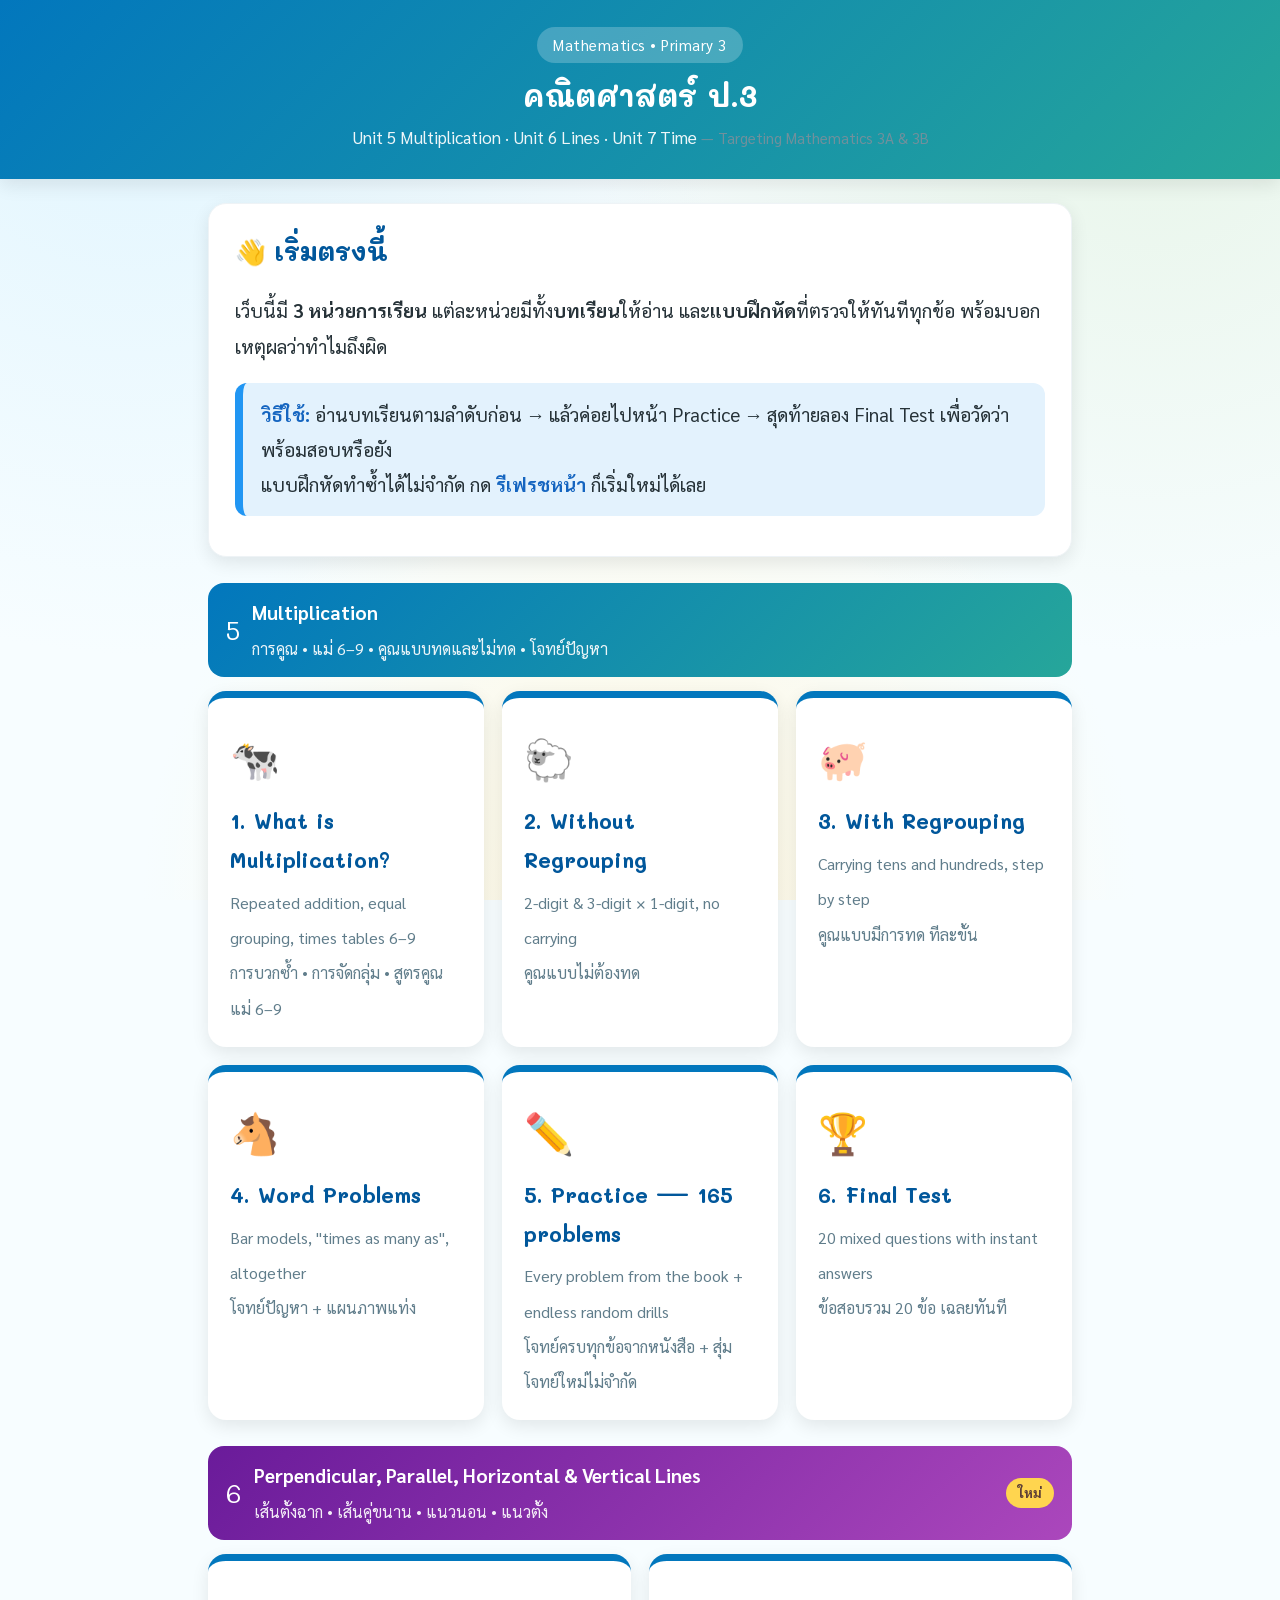
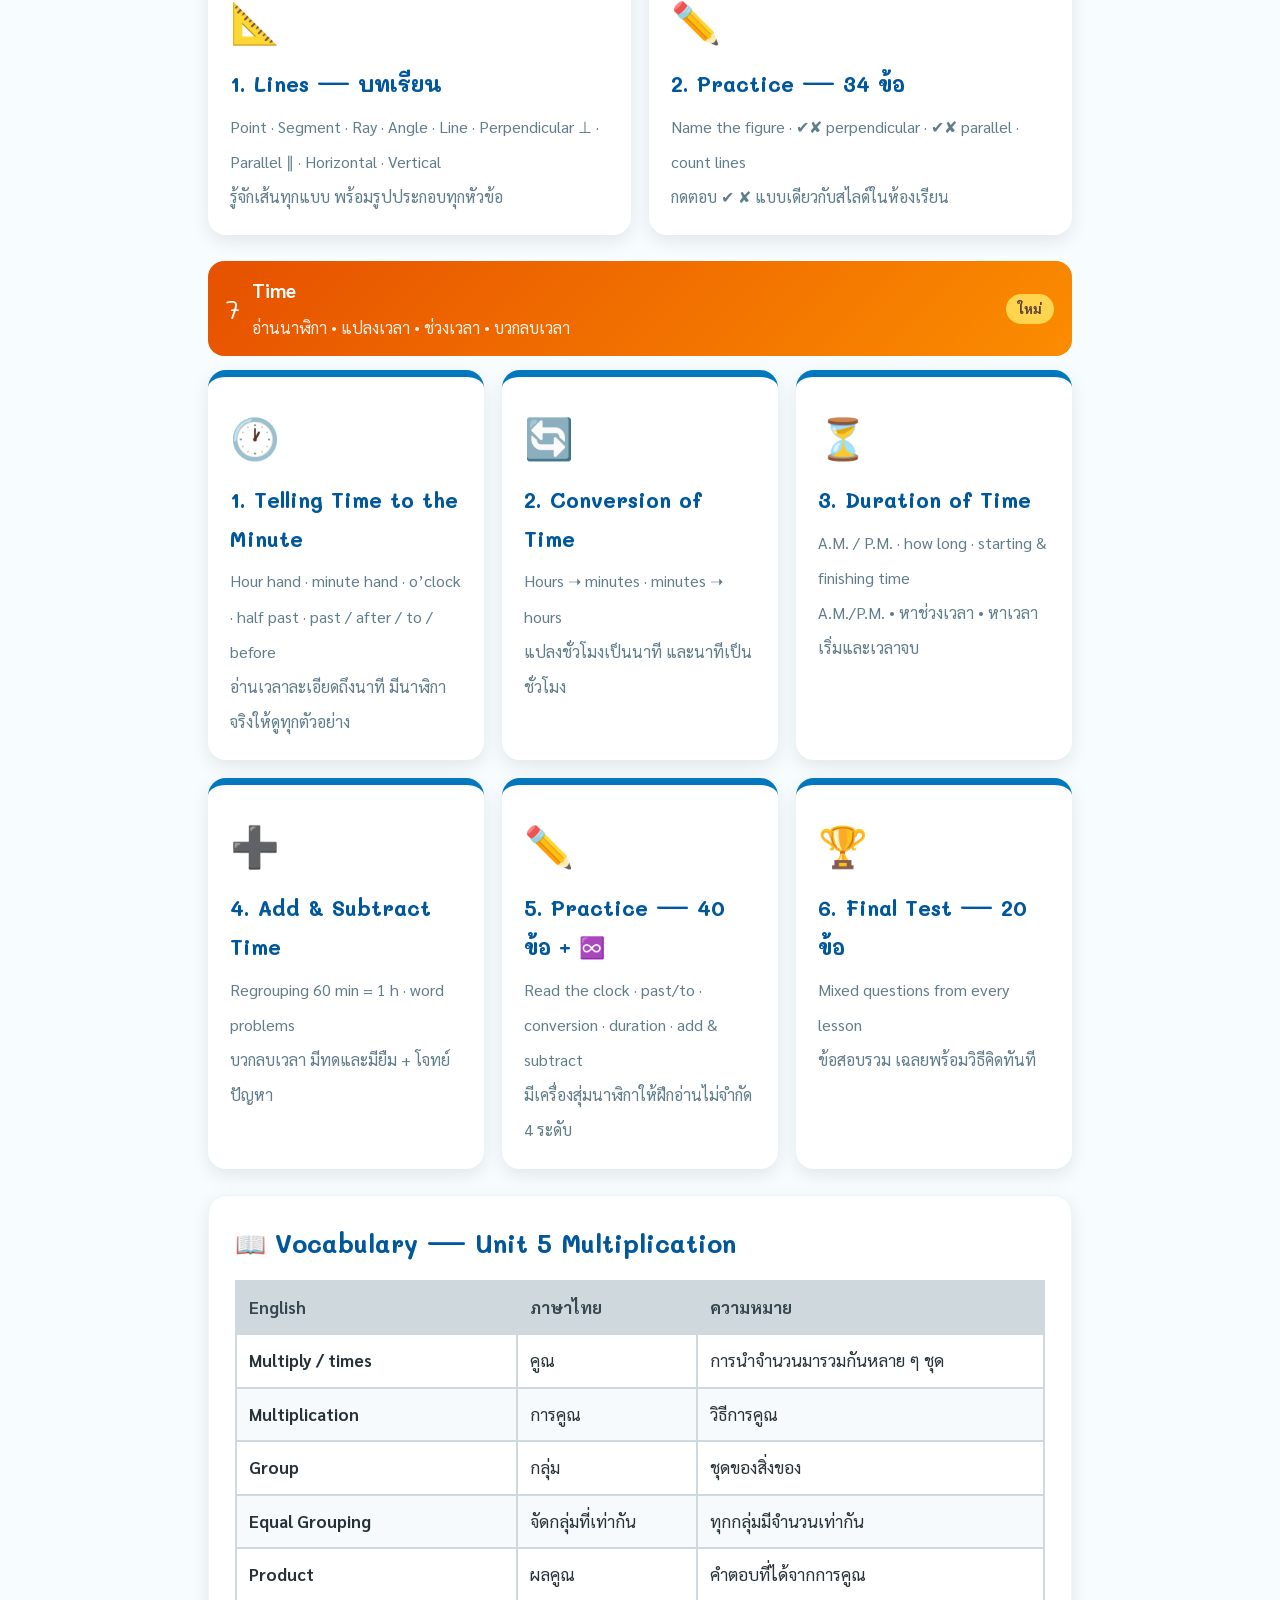
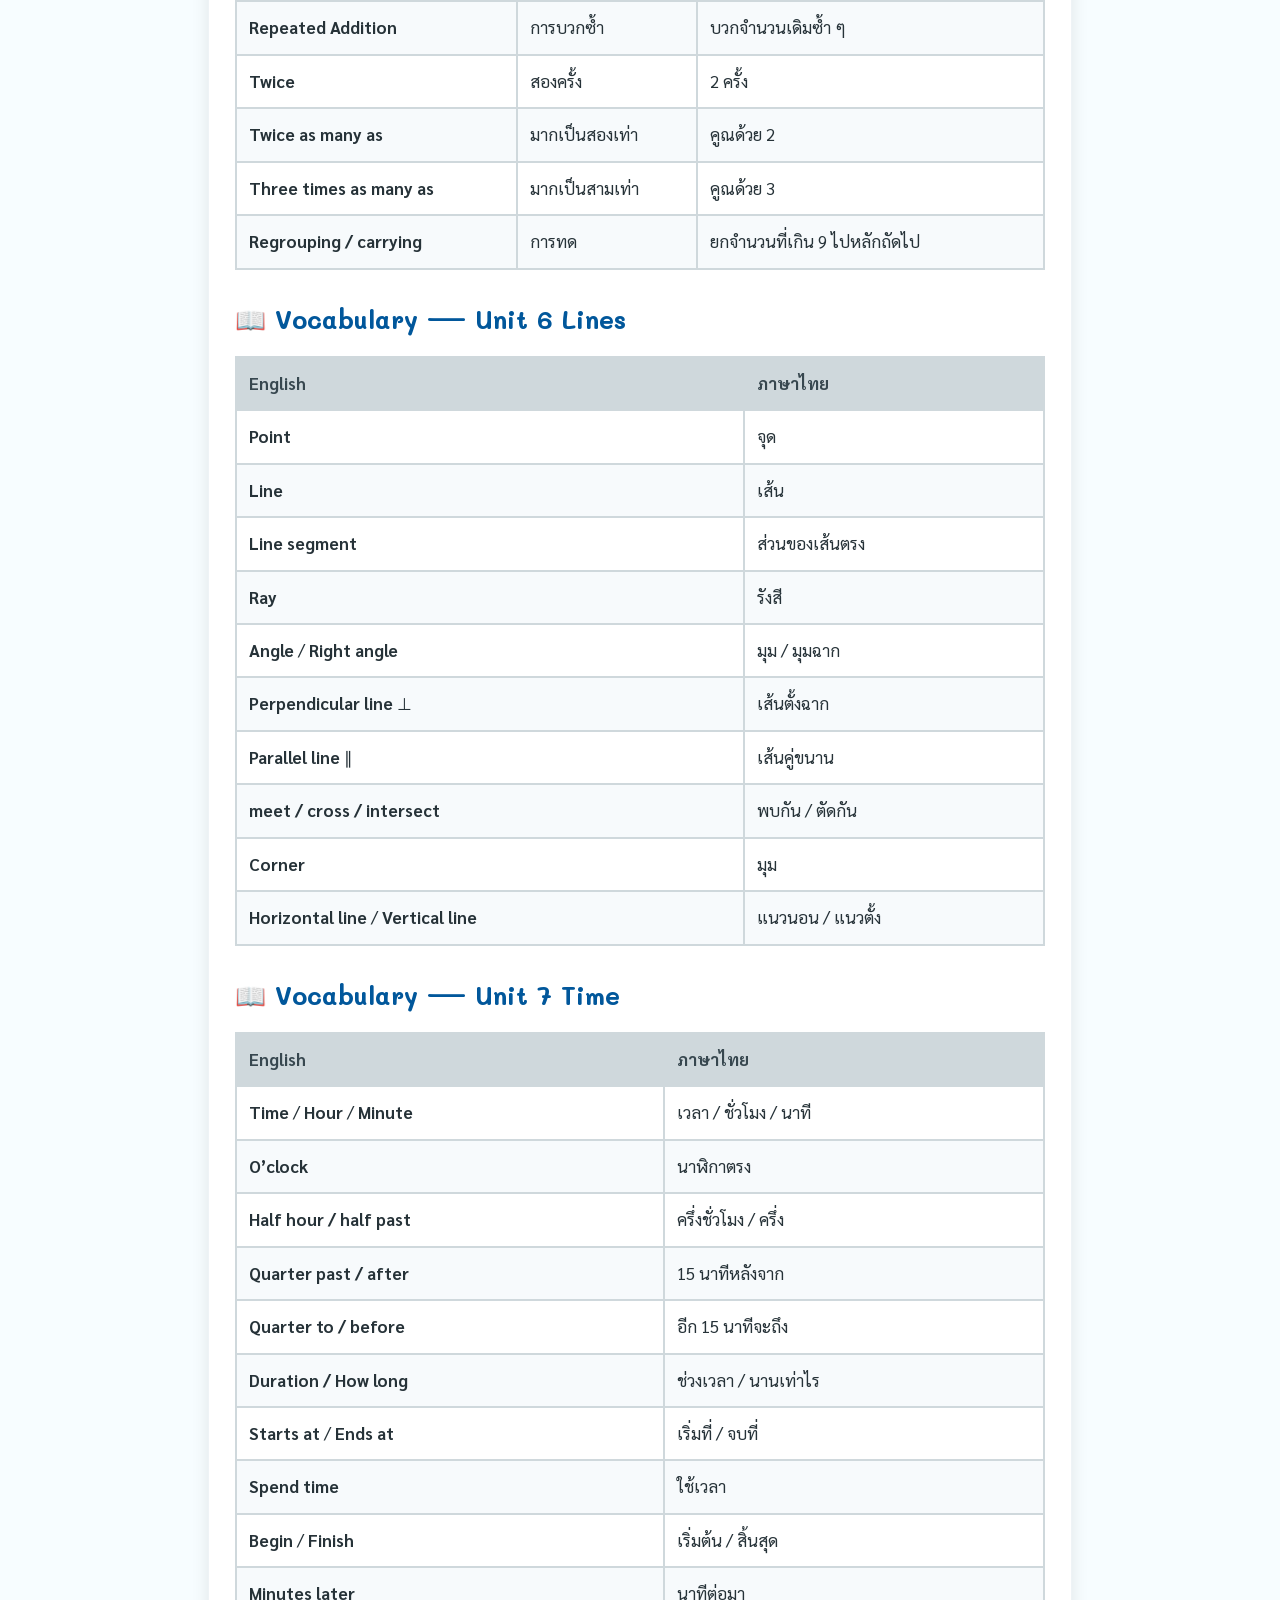
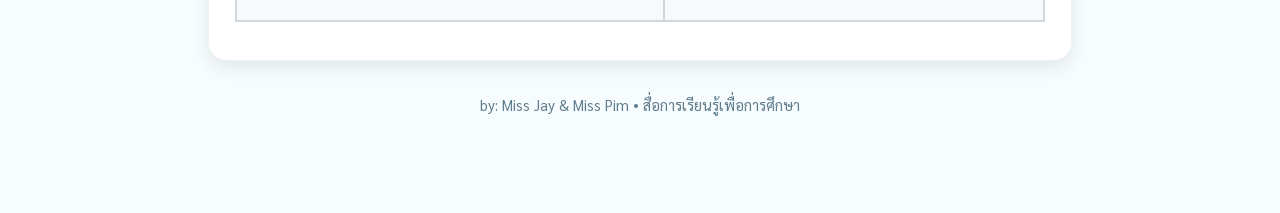
<file: index.html>
<!DOCTYPE html>
<html lang="th">
<head>
<meta charset="UTF-8">
<meta name="viewport" content="width=device-width, initial-scale=1">
<title>Math P.3 — Multiplication · Lines · Time</title>
<link rel="stylesheet" href="style.css">
<style>
  .unitbar {
    display:flex; align-items:center; gap:12px; flex-wrap:wrap;
    background:linear-gradient(135deg,#0277bd,#26a69a); color:#fff;
    border-radius:16px; padding:12px 18px; margin:26px 0 14px;
  }
  .unitbar .n { font-family:'Mali',sans-serif; font-size:26px; }
  .unitbar .t { font-size:19px; font-weight:700; }
  .unitbar .th2 { font-size:16px; opacity:.92; }
  .unitbar.u6 { background:linear-gradient(135deg,#6a1b9a,#ab47bc); }
  .unitbar.u7 { background:linear-gradient(135deg,#e65100,#fb8c00); }
  .newtag {
    background:#ffd54f; color:#5d4037; border-radius:999px;
    padding:2px 12px; font-size:14px; font-weight:700; margin-left:auto;
  }
</style>
</head>
<body class="math">

<header class="site-head">
  <span class="unit">Mathematics • Primary 3</span>
  <h1>คณิตศาสตร์ ป.3</h1>
  <p>Unit 5 Multiplication · Unit 6 Lines · Unit 7 Time <span class="th">— Targeting Mathematics 3A &amp; 3B</span></p>
</header>

<div class="wrap">

  <div class="card">
    <h2>👋 เริ่มตรงนี้</h2>
    <p>
      เว็บนี้มี <b>3 หน่วยการเรียน</b> แต่ละหน่วยมีทั้ง<b>บทเรียน</b>ให้อ่าน และ<b>แบบฝึกหัด</b>ที่ตรวจให้ทันทีทุกข้อ
      พร้อมบอกเหตุผลว่าทำไมถึงผิด
    </p>
    <div class="tip">
      <b>วิธีใช้:</b> อ่านบทเรียนตามลำดับก่อน → แล้วค่อยไปหน้า Practice →
      สุดท้ายลอง Final Test เพื่อวัดว่าพร้อมสอบหรือยัง<br>
      แบบฝึกหัดทำซ้ำได้ไม่จำกัด กด <b>รีเฟรชหน้า</b> ก็เริ่มใหม่ได้เลย
    </div>
  </div>

  <!-- ============ UNIT 5 ============ -->
  <div class="unitbar">
    <span class="n">5</span>
    <span><span class="t">Multiplication</span><br><span class="th2">การคูณ • แม่ 6–9 • คูณแบบทดและไม่ทด • โจทย์ปัญหา</span></span>
  </div>

  <div class="menu">
    <a href="lesson1.html">
      <span class="ico">🐄</span>
      <b>1. What is Multiplication?</b>
      <span>Repeated addition, equal grouping, times tables 6–9<br><span class="th">การบวกซ้ำ • การจัดกลุ่ม • สูตรคูณแม่ 6–9</span></span>
    </a>
    <a href="lesson2.html" class="b2">
      <span class="ico">🐑</span>
      <b>2. Without Regrouping</b>
      <span>2-digit &amp; 3-digit × 1-digit, no carrying<br><span class="th">คูณแบบไม่ต้องทด</span></span>
    </a>
    <a href="lesson3.html" class="b3">
      <span class="ico">🐖</span>
      <b>3. With Regrouping</b>
      <span>Carrying tens and hundreds, step by step<br><span class="th">คูณแบบมีการทด ทีละขั้น</span></span>
    </a>
    <a href="lesson4.html" class="b4">
      <span class="ico">🐴</span>
      <b>4. Word Problems</b>
      <span>Bar models, "times as many as", altogether<br><span class="th">โจทย์ปัญหา + แผนภาพแท่ง</span></span>
    </a>
    <a href="practice.html">
      <span class="ico">✏️</span>
      <b>5. Practice — 165 problems</b>
      <span>Every problem from the book + endless random drills<br><span class="th">โจทย์ครบทุกข้อจากหนังสือ + สุ่มโจทย์ใหม่ไม่จำกัด</span></span>
    </a>
    <a href="quiz.html" class="b3">
      <span class="ico">🏆</span>
      <b>6. Final Test</b>
      <span>20 mixed questions with instant answers<br><span class="th">ข้อสอบรวม 20 ข้อ เฉลยทันที</span></span>
    </a>
  </div>

  <!-- ============ UNIT 6 ============ -->
  <div class="unitbar u6">
    <span class="n">6</span>
    <span><span class="t">Perpendicular, Parallel, Horizontal &amp; Vertical Lines</span><br>
      <span class="th2">เส้นตั้งฉาก • เส้นคู่ขนาน • แนวนอน • แนวตั้ง</span></span>
    <span class="newtag">ใหม่</span>
  </div>

  <div class="menu">
    <a href="unit6.html" class="b4">
      <span class="ico">📐</span>
      <b>1. Lines — บทเรียน</b>
      <span>Point · Segment · Ray · Angle · Line · Perpendicular ⊥ · Parallel ∥ · Horizontal · Vertical
        <br><span class="th">รู้จักเส้นทุกแบบ พร้อมรูปประกอบทุกหัวข้อ</span></span>
    </a>
    <a href="unit6-practice.html" class="b2">
      <span class="ico">✏️</span>
      <b>2. Practice — 34 ข้อ</b>
      <span>Name the figure · ✔✘ perpendicular · ✔✘ parallel · count lines
        <br><span class="th">กดตอบ ✔ ✘ แบบเดียวกับสไลด์ในห้องเรียน</span></span>
    </a>
  </div>

  <!-- ============ UNIT 7 ============ -->
  <div class="unitbar u7">
    <span class="n">7</span>
    <span><span class="t">Time</span><br>
      <span class="th2">อ่านนาฬิกา • แปลงเวลา • ช่วงเวลา • บวกลบเวลา</span></span>
    <span class="newtag">ใหม่</span>
  </div>

  <div class="menu">
    <a href="unit7-lesson1.html" class="b3">
      <span class="ico">🕐</span>
      <b>1. Telling Time to the Minute</b>
      <span>Hour hand · minute hand · o’clock · half past · past / after / to / before
        <br><span class="th">อ่านเวลาละเอียดถึงนาที มีนาฬิกาจริงให้ดูทุกตัวอย่าง</span></span>
    </a>
    <a href="unit7-lesson2.html" class="b2">
      <span class="ico">🔄</span>
      <b>2. Conversion of Time</b>
      <span>Hours ➝ minutes · minutes ➝ hours
        <br><span class="th">แปลงชั่วโมงเป็นนาที และนาทีเป็นชั่วโมง</span></span>
    </a>
    <a href="unit7-lesson3.html" class="b4">
      <span class="ico">⏳</span>
      <b>3. Duration of Time</b>
      <span>A.M. / P.M. · how long · starting &amp; finishing time
        <br><span class="th">A.M./P.M. • หาช่วงเวลา • หาเวลาเริ่มและเวลาจบ</span></span>
    </a>
    <a href="unit7-lesson4.html">
      <span class="ico">➕</span>
      <b>4. Add &amp; Subtract Time</b>
      <span>Regrouping 60 min = 1 h · word problems
        <br><span class="th">บวกลบเวลา มีทดและมียืม + โจทย์ปัญหา</span></span>
    </a>
    <a href="unit7-practice.html" class="b2">
      <span class="ico">✏️</span>
      <b>5. Practice — 40 ข้อ + ♾️</b>
      <span>Read the clock · past/to · conversion · duration · add &amp; subtract
        <br><span class="th">มีเครื่องสุ่มนาฬิกาให้ฝึกอ่านไม่จำกัด 4 ระดับ</span></span>
    </a>
    <a href="unit7-quiz.html" class="b3">
      <span class="ico">🏆</span>
      <b>6. Final Test — 20 ข้อ</b>
      <span>Mixed questions from every lesson
        <br><span class="th">ข้อสอบรวม เฉลยพร้อมวิธีคิดทันที</span></span>
    </a>
  </div>

  <!-- ============ Vocabulary ============ -->
  <div class="card" style="margin-top:26px">
    <h2>📖 Vocabulary — Unit 5 Multiplication</h2>
    <table>
      <thead><tr><th>English</th><th>ภาษาไทย</th><th>ความหมาย</th></tr></thead>
      <tbody>
        <tr><td><b>Multiply / times</b></td><td>คูณ</td><td>การนำจำนวนมารวมกันหลาย ๆ ชุด</td></tr>
        <tr><td><b>Multiplication</b></td><td>การคูณ</td><td>วิธีการคูณ</td></tr>
        <tr><td><b>Group</b></td><td>กลุ่ม</td><td>ชุดของสิ่งของ</td></tr>
        <tr><td><b>Equal Grouping</b></td><td>จัดกลุ่มที่เท่ากัน</td><td>ทุกกลุ่มมีจำนวนเท่ากัน</td></tr>
        <tr><td><b>Product</b></td><td>ผลคูณ</td><td>คำตอบที่ได้จากการคูณ</td></tr>
        <tr><td><b>Repeated Addition</b></td><td>การบวกซ้ำ</td><td>บวกจำนวนเดิมซ้ำ ๆ</td></tr>
        <tr><td><b>Twice</b></td><td>สองครั้ง</td><td>2 ครั้ง</td></tr>
        <tr><td><b>Twice as many as</b></td><td>มากเป็นสองเท่า</td><td>คูณด้วย 2</td></tr>
        <tr><td><b>Three times as many as</b></td><td>มากเป็นสามเท่า</td><td>คูณด้วย 3</td></tr>
        <tr><td><b>Regrouping / carrying</b></td><td>การทด</td><td>ยกจำนวนที่เกิน 9 ไปหลักถัดไป</td></tr>
      </tbody>
    </table>

    <h2 style="margin-top:26px">📖 Vocabulary — Unit 6 Lines</h2>
    <table>
      <thead><tr><th>English</th><th>ภาษาไทย</th></tr></thead>
      <tbody>
        <tr><td><b>Point</b></td><td>จุด</td></tr>
        <tr><td><b>Line</b></td><td>เส้น</td></tr>
        <tr><td><b>Line segment</b></td><td>ส่วนของเส้นตรง</td></tr>
        <tr><td><b>Ray</b></td><td>รังสี</td></tr>
        <tr><td><b>Angle</b> / <b>Right angle</b></td><td>มุม / มุมฉาก</td></tr>
        <tr><td><b>Perpendicular line</b> ⊥</td><td>เส้นตั้งฉาก</td></tr>
        <tr><td><b>Parallel line</b> ∥</td><td>เส้นคู่ขนาน</td></tr>
        <tr><td><b>meet / cross / intersect</b></td><td>พบกัน / ตัดกัน</td></tr>
        <tr><td><b>Corner</b></td><td>มุม</td></tr>
        <tr><td><b>Horizontal line</b> / <b>Vertical line</b></td><td>แนวนอน / แนวตั้ง</td></tr>
      </tbody>
    </table>

    <h2 style="margin-top:26px">📖 Vocabulary — Unit 7 Time</h2>
    <table>
      <thead><tr><th>English</th><th>ภาษาไทย</th></tr></thead>
      <tbody>
        <tr><td><b>Time</b> / <b>Hour</b> / <b>Minute</b></td><td>เวลา / ชั่วโมง / นาที</td></tr>
        <tr><td><b>O’clock</b></td><td>นาฬิกาตรง</td></tr>
        <tr><td><b>Half hour / half past</b></td><td>ครึ่งชั่วโมง / ครึ่ง</td></tr>
        <tr><td><b>Quarter past / after</b></td><td>15 นาทีหลังจาก</td></tr>
        <tr><td><b>Quarter to / before</b></td><td>อีก 15 นาทีจะถึง</td></tr>
        <tr><td><b>Duration / How long</b></td><td>ช่วงเวลา / นานเท่าไร</td></tr>
        <tr><td><b>Starts at</b> / <b>Ends at</b></td><td>เริ่มที่ / จบที่</td></tr>
        <tr><td><b>Spend time</b></td><td>ใช้เวลา</td></tr>
        <tr><td><b>Begin</b> / <b>Finish</b></td><td>เริ่มต้น / สิ้นสุด</td></tr>
        <tr><td><b>Minutes later</b></td><td>นาทีต่อมา</td></tr>
      </tbody>
    </table>
  </div>

  <p class="foot">by: Miss Jay &amp; Miss Pim • สื่อการเรียนรู้เพื่อการศึกษา</p>
</div>

</body>
</html>
</file>
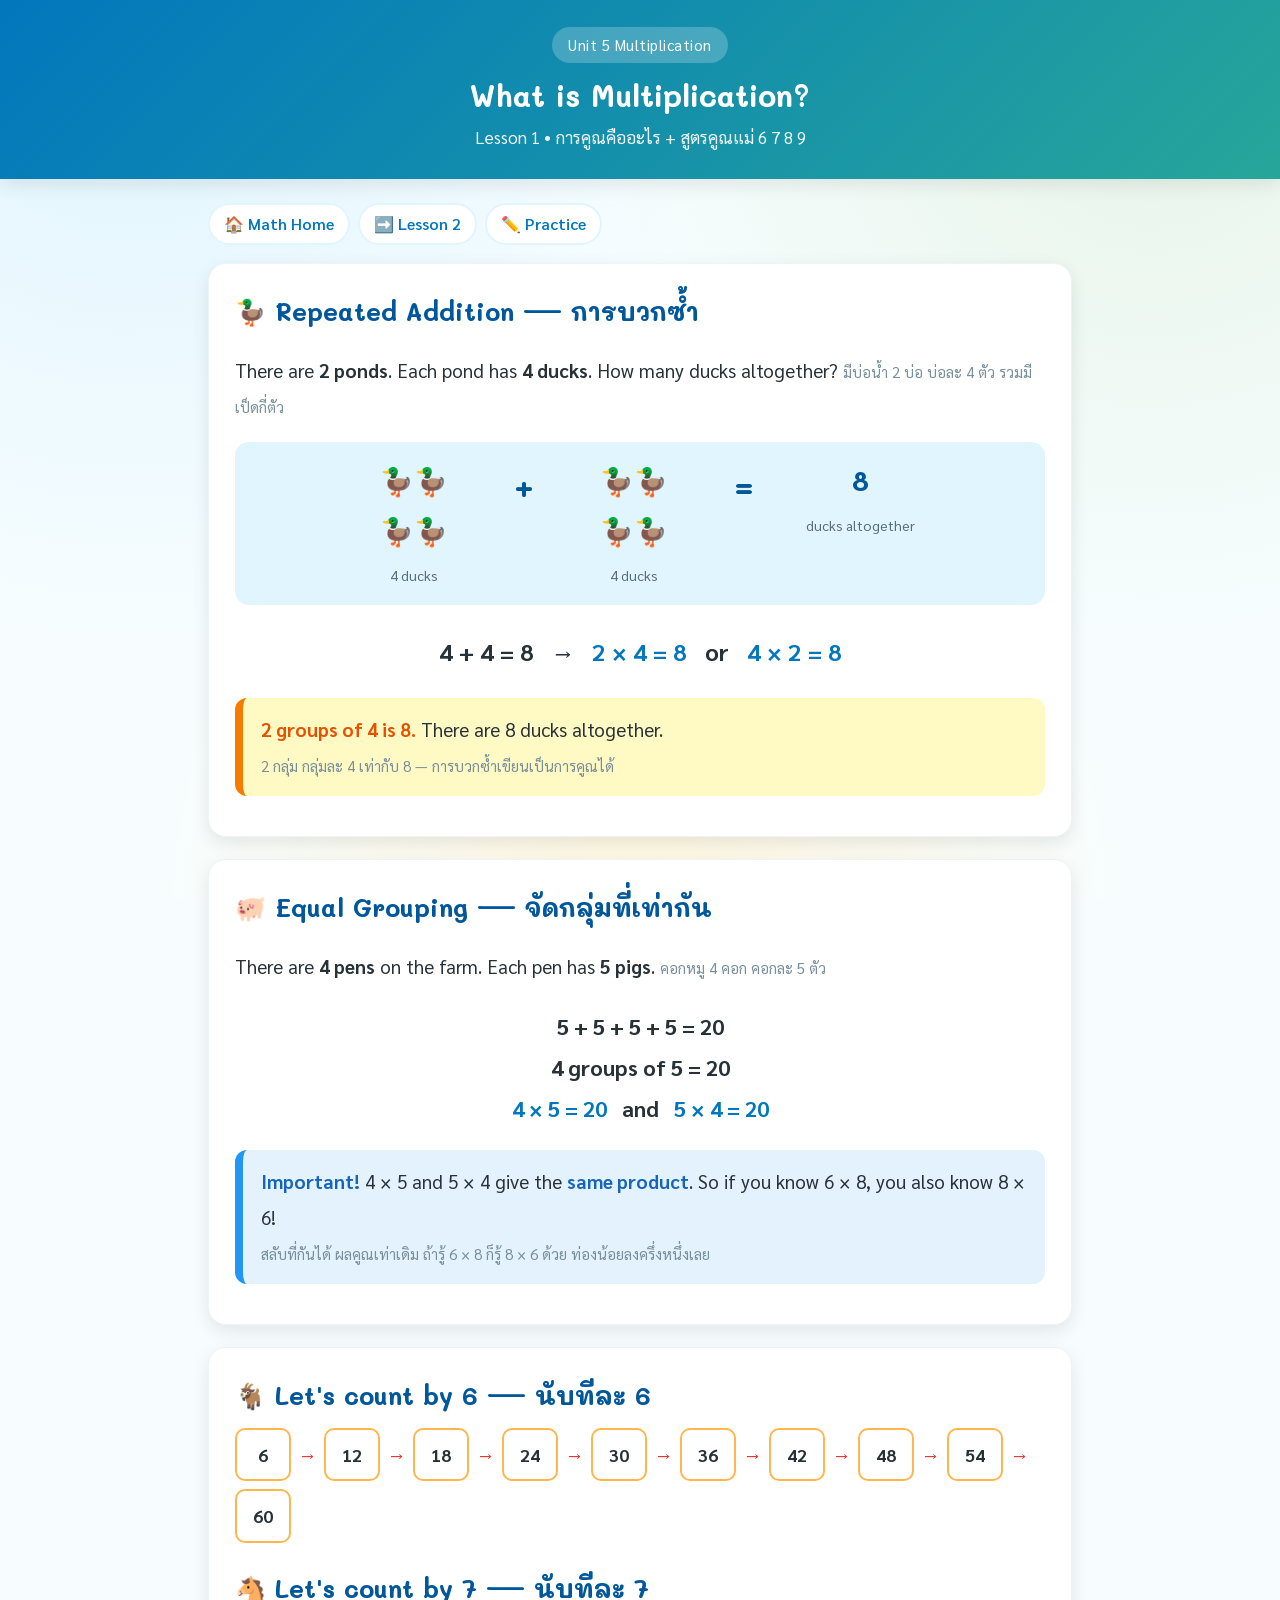
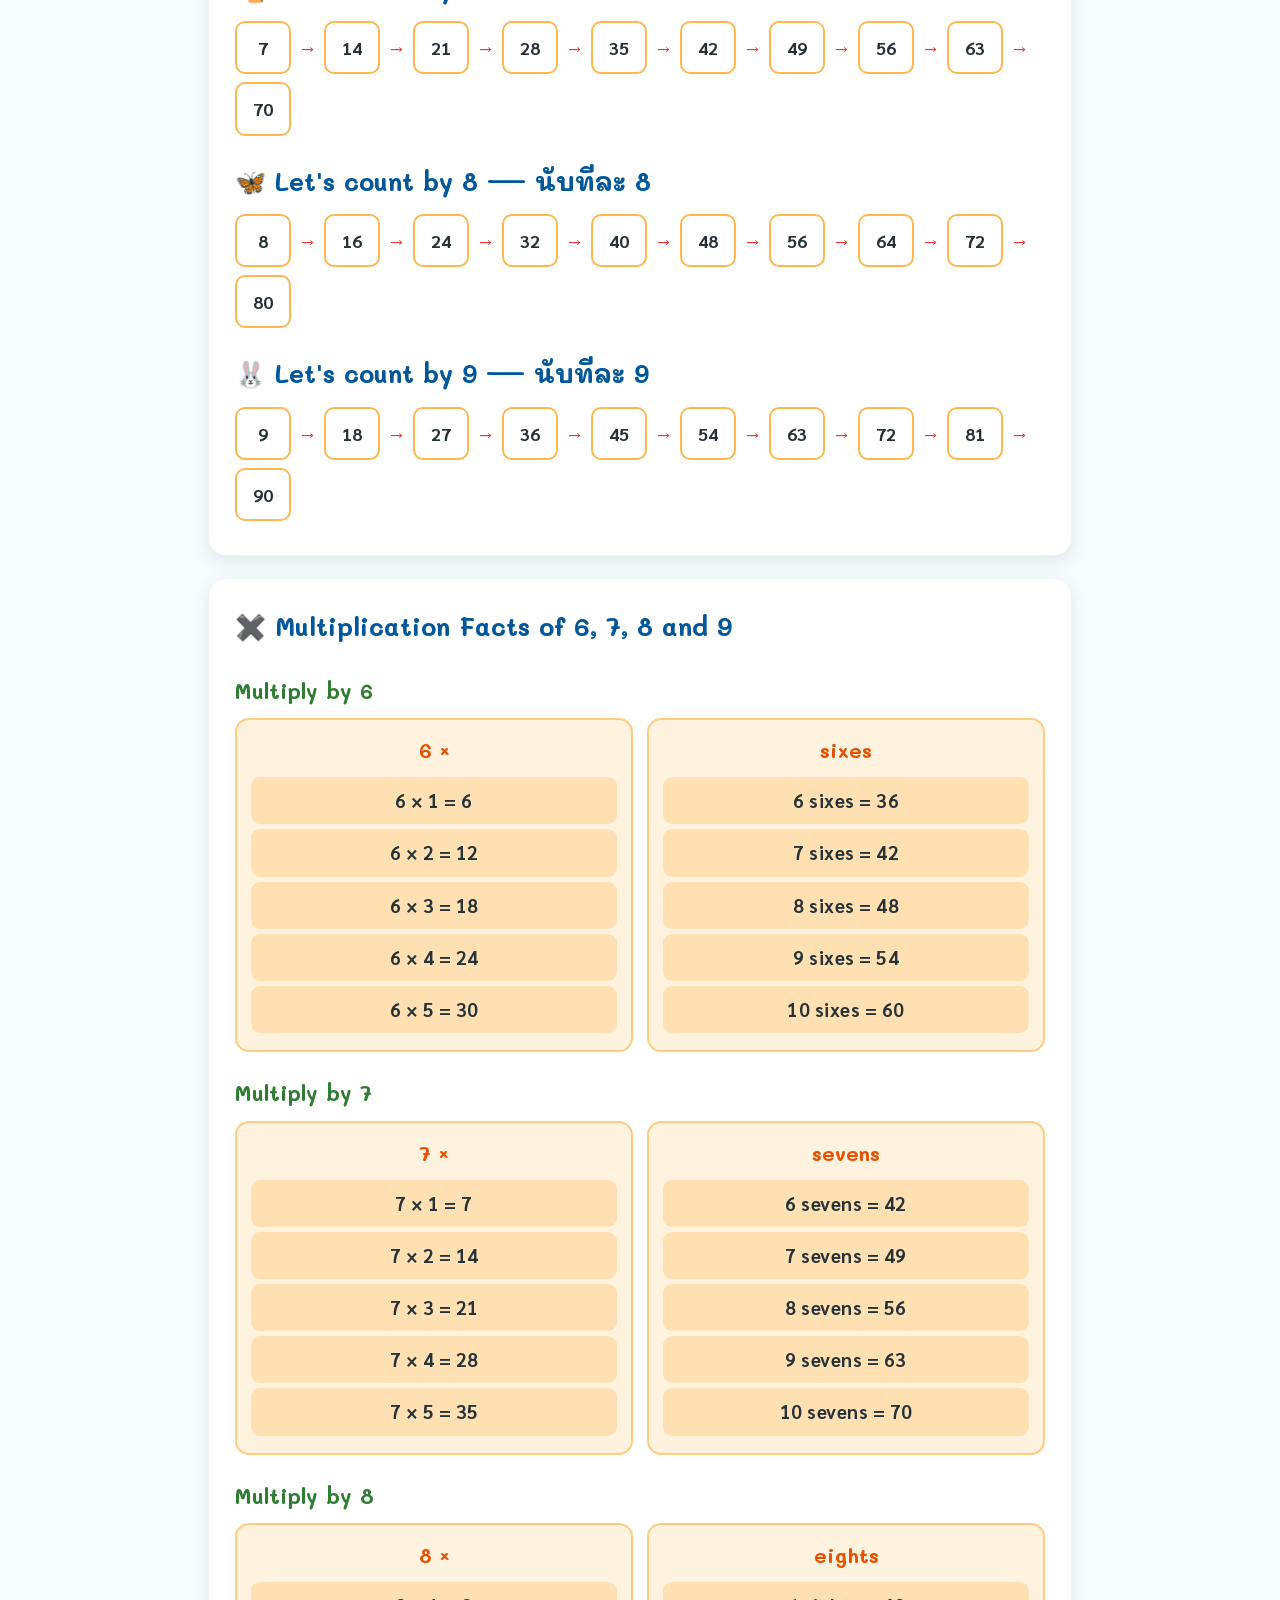
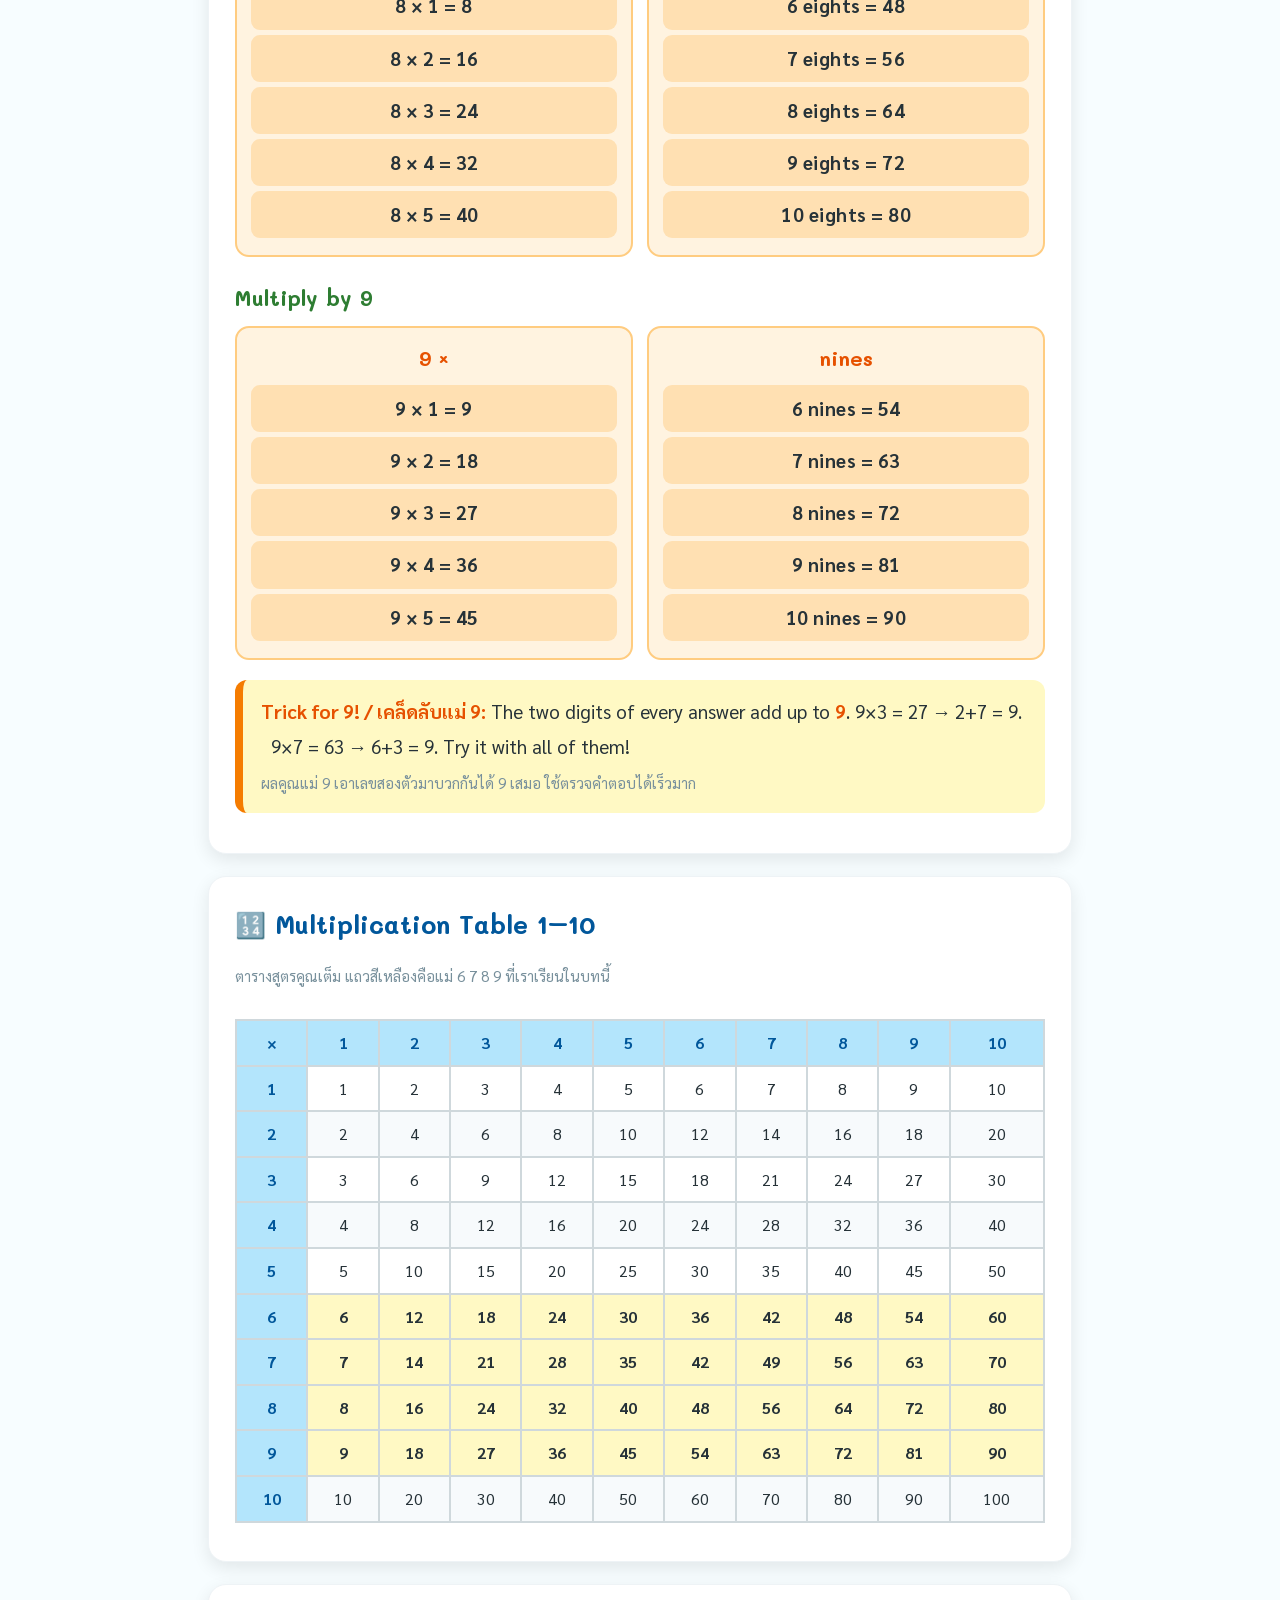
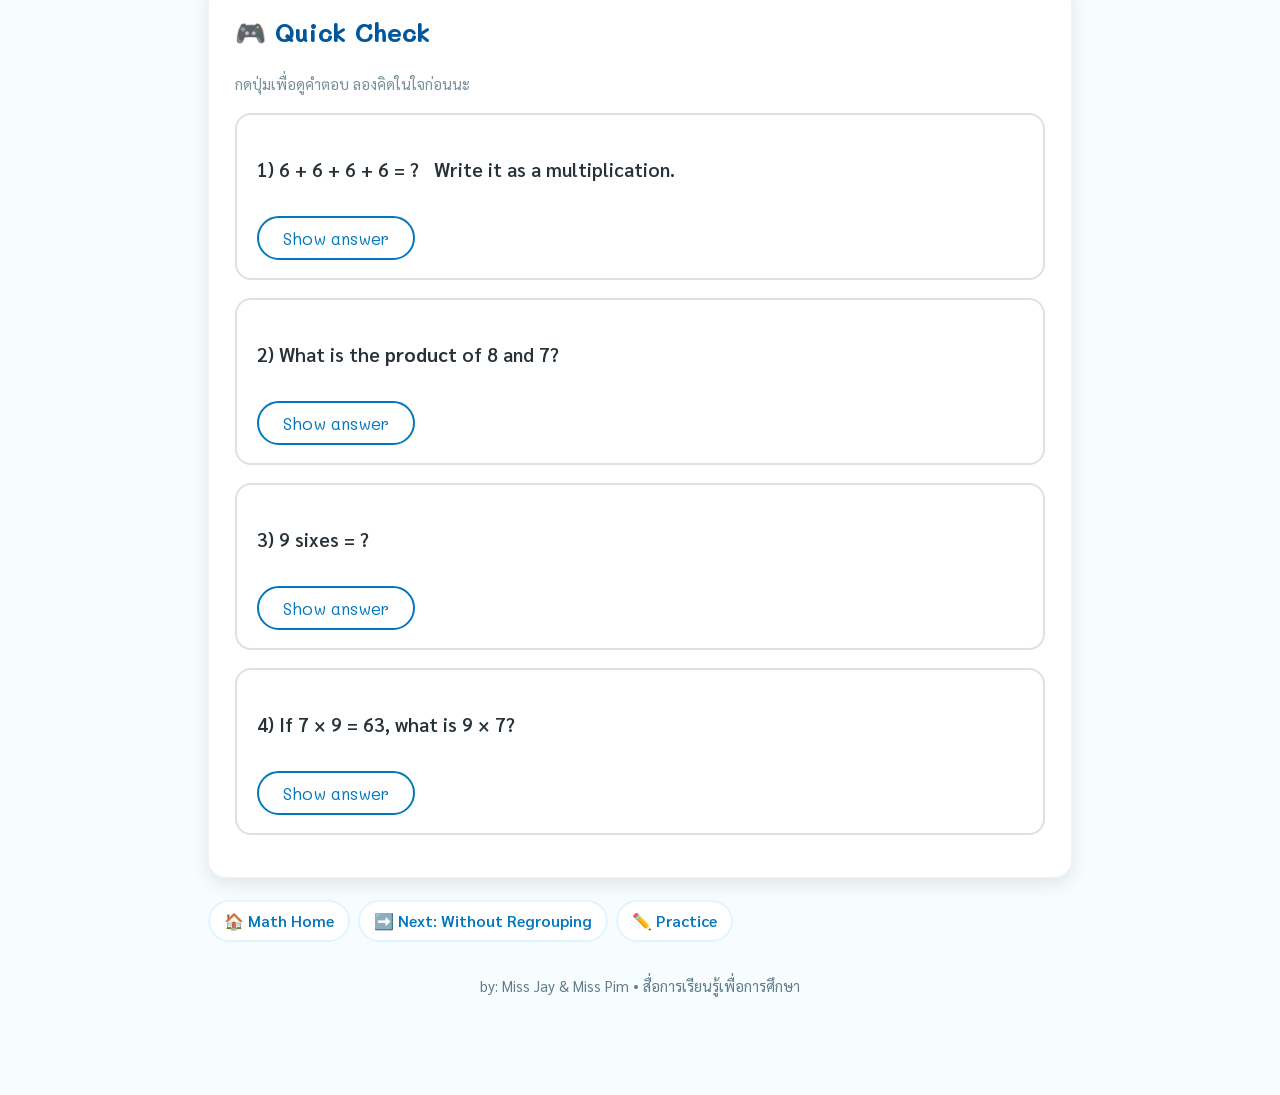
<file: lesson1.html>
<!DOCTYPE html>
<html lang="th">
<head>
<meta charset="UTF-8">
<meta name="viewport" content="width=device-width, initial-scale=1">
<title>Lesson 1 — What is Multiplication?</title>
<link rel="stylesheet" href="style.css">
</head>
<body class="math">

<header class="site-head">
  <span class="unit">Unit 5 Multiplication</span>
  <h1>What is Multiplication?</h1>
  <p>Lesson 1 • การคูณคืออะไร + สูตรคูณแม่ 6 7 8 9</p>
</header>

<div class="wrap">
  <nav class="crumb">
    <a href="index.html">🏠 Math Home</a>
    <a href="lesson2.html">➡️ Lesson 2</a>
    <a href="practice.html">✏️ Practice</a>
  </nav>

  <div class="card">
    <h2>🦆 Repeated Addition — การบวกซ้ำ</h2>
    <p>
      There are <b>2 ponds</b>. Each pond has <b>4 ducks</b>. How many ducks altogether?
      <span class="th">มีบ่อน้ำ 2 บ่อ บ่อละ 4 ตัว รวมมีเป็ดกี่ตัว</span>
    </p>
    <div class="strip">
      <div><b>🦆🦆<br>🦆🦆</b><span>4 ducks</span></div>
      <div><b style="font-size:34px">+</b><span>&nbsp;</span></div>
      <div><b>🦆🦆<br>🦆🦆</b><span>4 ducks</span></div>
      <div><b style="font-size:34px">=</b><span>&nbsp;</span></div>
      <div><b>8</b><span>ducks altogether</span></div>
    </div>
    <p style="text-align:center;font-size:24px;font-weight:700">
      4 + 4 = 8 &nbsp;&nbsp;→&nbsp;&nbsp; <span style="color:#0277bd">2 × 4 = 8</span>
      &nbsp;&nbsp;or&nbsp;&nbsp; <span style="color:#0277bd">4 × 2 = 8</span>
    </p>
    <div class="note">
      <b>2 groups of 4 is 8.</b> There are 8 ducks altogether.<br>
      <span class="th">2 กลุ่ม กลุ่มละ 4 เท่ากับ 8 — การบวกซ้ำเขียนเป็นการคูณได้</span>
    </div>
  </div>

  <div class="card">
    <h2>🐖 Equal Grouping — จัดกลุ่มที่เท่ากัน</h2>
    <p>
      There are <b>4 pens</b> on the farm. Each pen has <b>5 pigs</b>.
      <span class="th">คอกหมู 4 คอก คอกละ 5 ตัว</span>
    </p>
    <p style="text-align:center;font-size:22px;font-weight:700">
      5 + 5 + 5 + 5 = 20<br>
      <b>4 groups of 5 = 20</b><br>
      <span style="color:#0277bd">4 × 5 = 20</span> &nbsp;&nbsp;and&nbsp;&nbsp;
      <span style="color:#0277bd">5 × 4 = 20</span>
    </p>
    <div class="tip">
      <b>Important!</b> 4 × 5 and 5 × 4 give the <b>same product</b>.
      So if you know 6 × 8, you also know 8 × 6!<br>
      <span class="th">สลับที่กันได้ ผลคูณเท่าเดิม ถ้ารู้ 6 × 8 ก็รู้ 8 × 6 ด้วย ท่องน้อยลงครึ่งหนึ่งเลย</span>
    </div>
  </div>

  <div class="card">
    <h2>🐐 Let's count by 6 — นับทีละ 6</h2>
    <div class="chain">
      <span class="n">6</span><span class="arrow">→</span>
      <span class="n">12</span><span class="arrow">→</span>
      <span class="n">18</span><span class="arrow">→</span>
      <span class="n">24</span><span class="arrow">→</span>
      <span class="n">30</span><span class="arrow">→</span>
      <span class="n">36</span><span class="arrow">→</span>
      <span class="n">42</span><span class="arrow">→</span>
      <span class="n">48</span><span class="arrow">→</span>
      <span class="n">54</span><span class="arrow">→</span>
      <span class="n">60</span>
    </div>

    <h2 style="margin-top:22px">🐴 Let's count by 7 — นับทีละ 7</h2>
    <div class="chain">
      <span class="n">7</span><span class="arrow">→</span>
      <span class="n">14</span><span class="arrow">→</span>
      <span class="n">21</span><span class="arrow">→</span>
      <span class="n">28</span><span class="arrow">→</span>
      <span class="n">35</span><span class="arrow">→</span>
      <span class="n">42</span><span class="arrow">→</span>
      <span class="n">49</span><span class="arrow">→</span>
      <span class="n">56</span><span class="arrow">→</span>
      <span class="n">63</span><span class="arrow">→</span>
      <span class="n">70</span>
    </div>

    <h2 style="margin-top:22px">🦋 Let's count by 8 — นับทีละ 8</h2>
    <div class="chain">
      <span class="n">8</span><span class="arrow">→</span>
      <span class="n">16</span><span class="arrow">→</span>
      <span class="n">24</span><span class="arrow">→</span>
      <span class="n">32</span><span class="arrow">→</span>
      <span class="n">40</span><span class="arrow">→</span>
      <span class="n">48</span><span class="arrow">→</span>
      <span class="n">56</span><span class="arrow">→</span>
      <span class="n">64</span><span class="arrow">→</span>
      <span class="n">72</span><span class="arrow">→</span>
      <span class="n">80</span>
    </div>

    <h2 style="margin-top:22px">🐰 Let's count by 9 — นับทีละ 9</h2>
    <div class="chain">
      <span class="n">9</span><span class="arrow">→</span>
      <span class="n">18</span><span class="arrow">→</span>
      <span class="n">27</span><span class="arrow">→</span>
      <span class="n">36</span><span class="arrow">→</span>
      <span class="n">45</span><span class="arrow">→</span>
      <span class="n">54</span><span class="arrow">→</span>
      <span class="n">63</span><span class="arrow">→</span>
      <span class="n">72</span><span class="arrow">→</span>
      <span class="n">81</span><span class="arrow">→</span>
      <span class="n">90</span>
    </div>
  </div>

  <div class="card">
    <h2>✖️ Multiplication Facts of 6, 7, 8 and 9</h2>

    <h3>Multiply by 6</h3>
    <div class="tt">
      <div class="col">
        <h4>6 ×</h4>
        <div class="row2">6 × 1 = 6</div>
        <div class="row2">6 × 2 = 12</div>
        <div class="row2">6 × 3 = 18</div>
        <div class="row2">6 × 4 = 24</div>
        <div class="row2">6 × 5 = 30</div>
      </div>
      <div class="col">
        <h4>sixes</h4>
        <div class="row2">6 sixes = 36</div>
        <div class="row2">7 sixes = 42</div>
        <div class="row2">8 sixes = 48</div>
        <div class="row2">9 sixes = 54</div>
        <div class="row2">10 sixes = 60</div>
      </div>
    </div>

    <h3>Multiply by 7</h3>
    <div class="tt">
      <div class="col">
        <h4>7 ×</h4>
        <div class="row2">7 × 1 = 7</div>
        <div class="row2">7 × 2 = 14</div>
        <div class="row2">7 × 3 = 21</div>
        <div class="row2">7 × 4 = 28</div>
        <div class="row2">7 × 5 = 35</div>
      </div>
      <div class="col">
        <h4>sevens</h4>
        <div class="row2">6 sevens = 42</div>
        <div class="row2">7 sevens = 49</div>
        <div class="row2">8 sevens = 56</div>
        <div class="row2">9 sevens = 63</div>
        <div class="row2">10 sevens = 70</div>
      </div>
    </div>

    <h3>Multiply by 8</h3>
    <div class="tt">
      <div class="col">
        <h4>8 ×</h4>
        <div class="row2">8 × 1 = 8</div>
        <div class="row2">8 × 2 = 16</div>
        <div class="row2">8 × 3 = 24</div>
        <div class="row2">8 × 4 = 32</div>
        <div class="row2">8 × 5 = 40</div>
      </div>
      <div class="col">
        <h4>eights</h4>
        <div class="row2">6 eights = 48</div>
        <div class="row2">7 eights = 56</div>
        <div class="row2">8 eights = 64</div>
        <div class="row2">9 eights = 72</div>
        <div class="row2">10 eights = 80</div>
      </div>
    </div>

    <h3>Multiply by 9</h3>
    <div class="tt">
      <div class="col">
        <h4>9 ×</h4>
        <div class="row2">9 × 1 = 9</div>
        <div class="row2">9 × 2 = 18</div>
        <div class="row2">9 × 3 = 27</div>
        <div class="row2">9 × 4 = 36</div>
        <div class="row2">9 × 5 = 45</div>
      </div>
      <div class="col">
        <h4>nines</h4>
        <div class="row2">6 nines = 54</div>
        <div class="row2">7 nines = 63</div>
        <div class="row2">8 nines = 72</div>
        <div class="row2">9 nines = 81</div>
        <div class="row2">10 nines = 90</div>
      </div>
    </div>

    <div class="note" style="margin-top:20px">
      <b>Trick for 9! / เคล็ดลับแม่ 9:</b> The two digits of every answer add up to <b>9</b>.
      9×3 = 27 → 2+7 = 9. &nbsp; 9×7 = 63 → 6+3 = 9. Try it with all of them!<br>
      <span class="th">ผลคูณแม่ 9 เอาเลขสองตัวมาบวกกันได้ 9 เสมอ ใช้ตรวจคำตอบได้เร็วมาก</span>
    </div>
  </div>

  <div class="card">
    <h2>🔢 Multiplication Table 1–10</h2>
    <p class="th">ตารางสูตรคูณเต็ม แถวสีเหลืองคือแม่ 6 7 8 9 ที่เราเรียนในบทนี้</p>
    <div class="grid-table" id="gridWrap"></div>
  </div>

  <div class="card">
    <h2>🎮 Quick Check</h2>
    <p class="th">กดปุ่มเพื่อดูคำตอบ ลองคิดในใจก่อนนะ</p>

    <div class="q">
      <p class="qtext">1) 6 + 6 + 6 + 6 = ? &nbsp; Write it as a multiplication.</p>
      <button class="btn ghost" onclick="tog('k1')">Show answer</button>
      <div class="answer" id="k1">6 + 6 + 6 + 6 = 24 &nbsp;→&nbsp; 4 × 6 = 24 (4 groups of 6)</div>
    </div>

    <div class="q">
      <p class="qtext">2) What is the <b>product</b> of 8 and 7?</p>
      <button class="btn ghost" onclick="tog('k2')">Show answer</button>
      <div class="answer" id="k2">8 × 7 = 56</div>
    </div>

    <div class="q">
      <p class="qtext">3) 9 sixes = ?</p>
      <button class="btn ghost" onclick="tog('k3')">Show answer</button>
      <div class="answer" id="k3">9 × 6 = 54</div>
    </div>

    <div class="q">
      <p class="qtext">4) If 7 × 9 = 63, what is 9 × 7?</p>
      <button class="btn ghost" onclick="tog('k4')">Show answer</button>
      <div class="answer" id="k4">63 — the same! Order does not change the product. (สลับที่กันได้ ผลคูณเท่าเดิม)</div>
    </div>
  </div>

  <nav class="crumb">
    <a href="index.html">🏠 Math Home</a>
    <a href="lesson2.html">➡️ Next: Without Regrouping</a>
    <a href="practice.html">✏️ Practice</a>
  </nav>

  <p class="foot">by: Miss Jay &amp; Miss Pim • สื่อการเรียนรู้เพื่อการศึกษา</p>
</div>

<script>
function tog(id){ document.getElementById(id).classList.toggle('show'); }

/* build multiplication table 1-10 */
(function(){
  var t = document.createElement('table');
  var thead = document.createElement('thead');
  var hr = document.createElement('tr');
  hr.appendChild(document.createElement('th')).textContent = '×';
  for (var c = 1; c <= 10; c++) {
    var th = document.createElement('th');
    th.textContent = c;
    hr.appendChild(th);
  }
  thead.appendChild(hr);
  t.appendChild(thead);

  var tb = document.createElement('tbody');
  for (var r = 1; r <= 10; r++) {
    var tr = document.createElement('tr');
    var rh = document.createElement('th');
    rh.textContent = r;
    tr.appendChild(rh);
    for (var c2 = 1; c2 <= 10; c2++) {
      var td = document.createElement('td');
      td.textContent = r * c2;
      if (r >= 6 && r <= 9) td.className = 'hl';
      tr.appendChild(td);
    }
    tb.appendChild(tr);
  }
  t.appendChild(tb);
  document.getElementById('gridWrap').appendChild(t);
})();
</script>
</body>
</html>
</file>
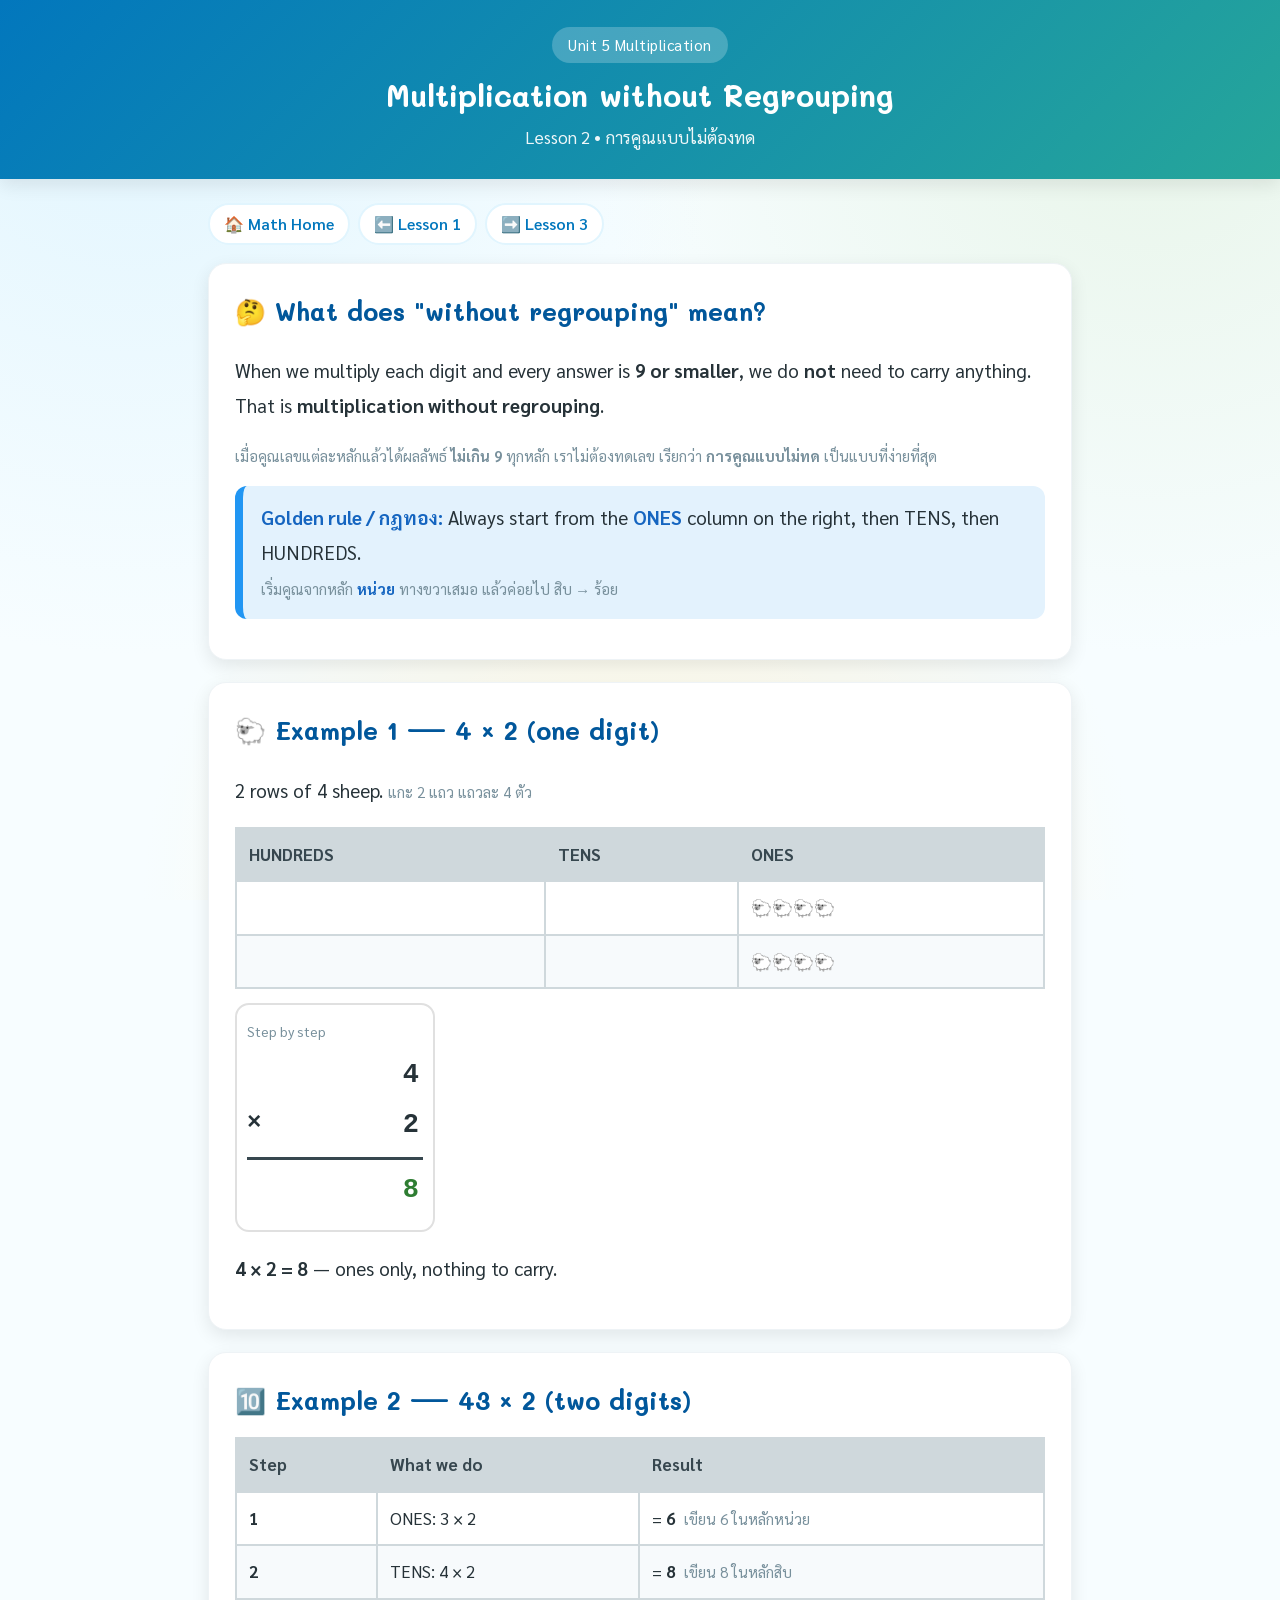
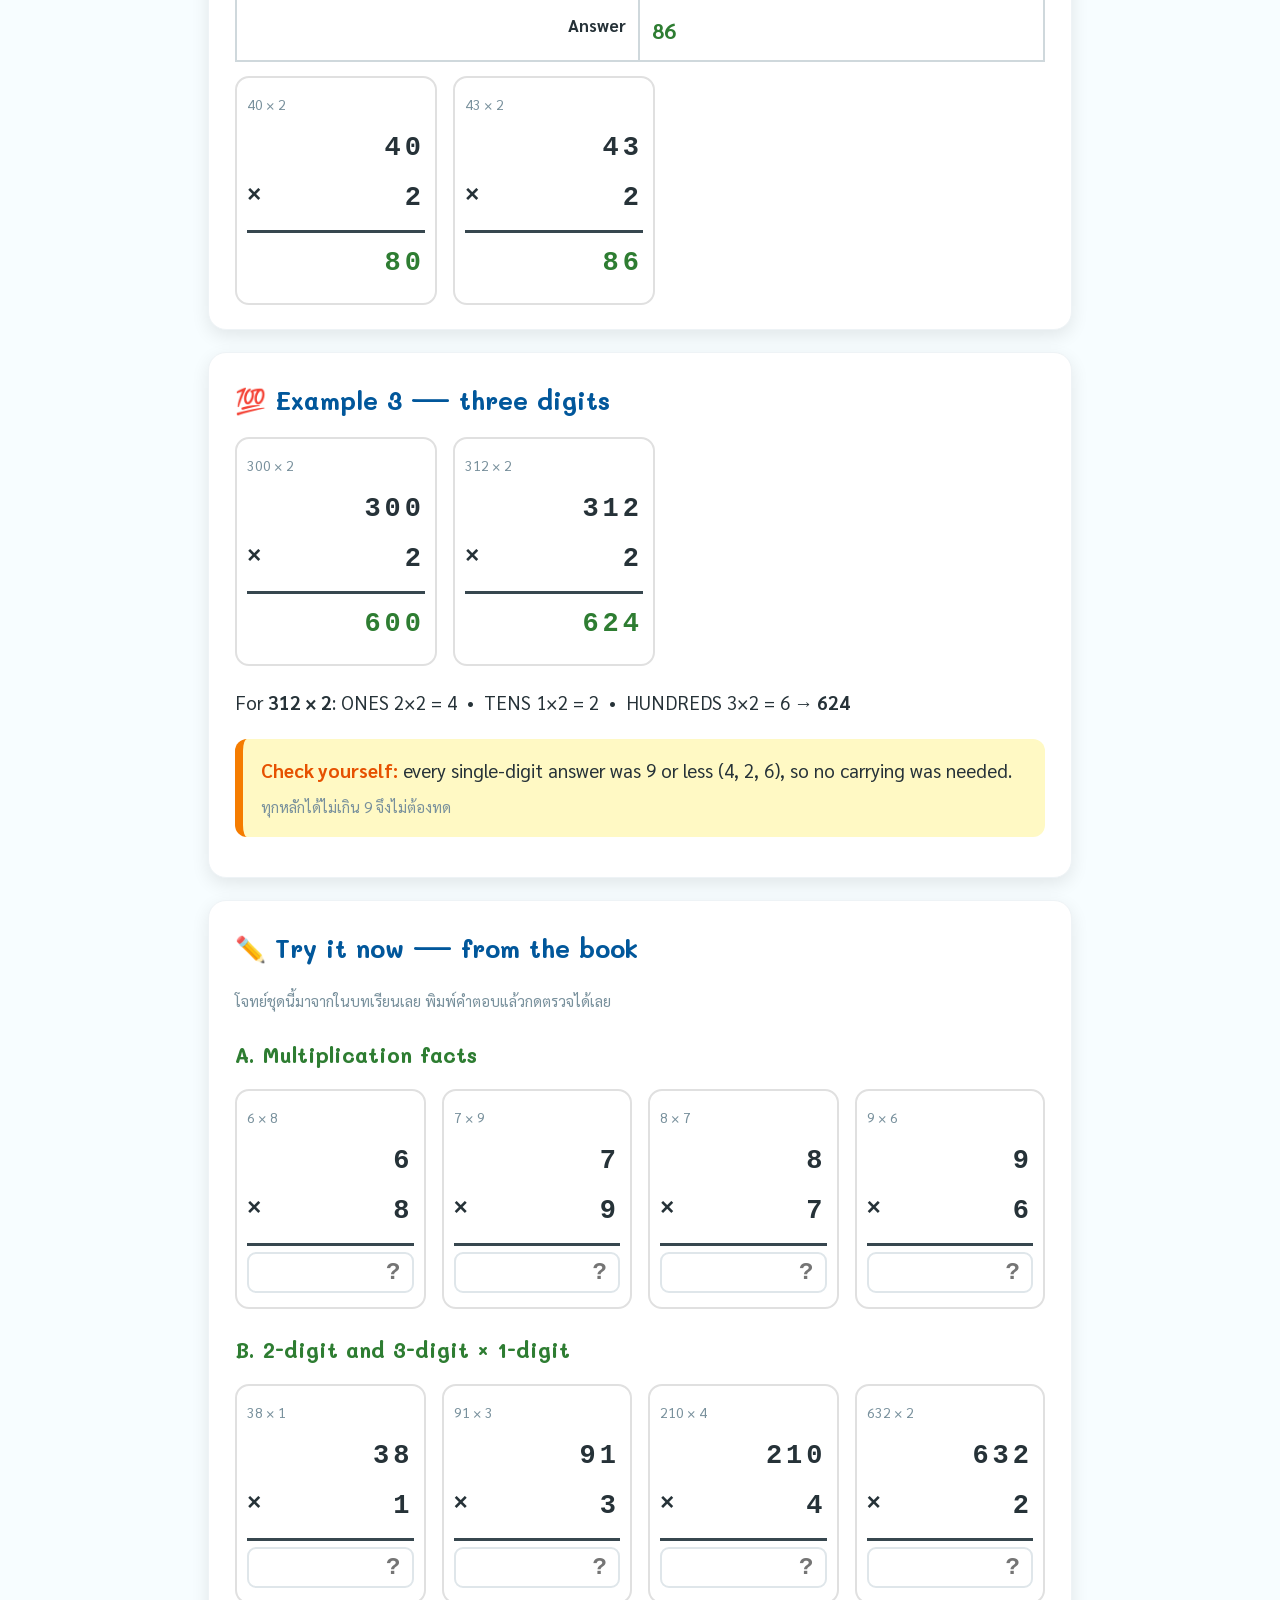
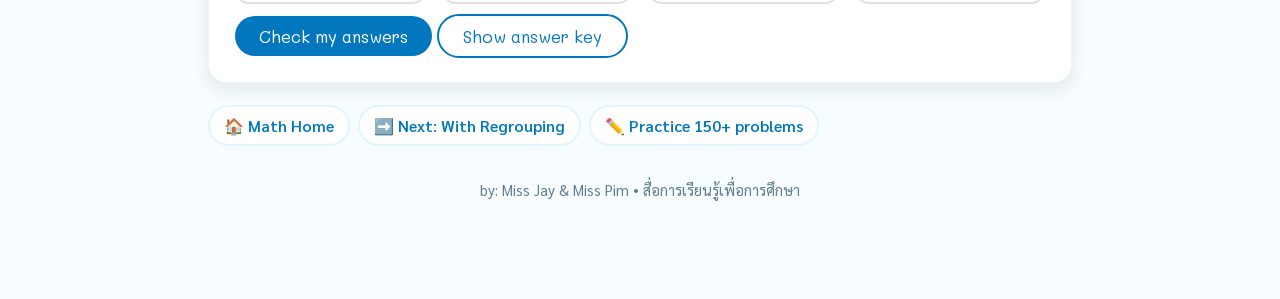
<file: lesson2.html>
<!DOCTYPE html>
<html lang="th">
<head>
<meta charset="UTF-8">
<meta name="viewport" content="width=device-width, initial-scale=1">
<title>Lesson 2 — Multiplication without Regrouping</title>
<link rel="stylesheet" href="style.css">
</head>
<body class="math">

<header class="site-head">
  <span class="unit">Unit 5 Multiplication</span>
  <h1>Multiplication without Regrouping</h1>
  <p>Lesson 2 • การคูณแบบไม่ต้องทด</p>
</header>

<div class="wrap">
  <nav class="crumb">
    <a href="index.html">🏠 Math Home</a>
    <a href="lesson1.html">⬅️ Lesson 1</a>
    <a href="lesson3.html">➡️ Lesson 3</a>
  </nav>

  <div class="card">
    <h2>🤔 What does "without regrouping" mean?</h2>
    <p>
      When we multiply each digit and every answer is <b>9 or smaller</b>,
      we do <b>not</b> need to carry anything. That is <b>multiplication without regrouping</b>.
    </p>
    <p class="th">
      เมื่อคูณเลขแต่ละหลักแล้วได้ผลลัพธ์ <b>ไม่เกิน 9</b> ทุกหลัก เราไม่ต้องทดเลข
      เรียกว่า <b>การคูณแบบไม่ทด</b> เป็นแบบที่ง่ายที่สุด
    </p>
    <div class="tip">
      <b>Golden rule / กฎทอง:</b> Always start from the <b>ONES</b> column on the right,
      then TENS, then HUNDREDS.<br>
      <span class="th">เริ่มคูณจากหลัก <b>หน่วย</b> ทางขวาเสมอ แล้วค่อยไป สิบ → ร้อย</span>
    </div>
  </div>

  <div class="card">
    <h2>🐑 Example 1 — 4 × 2 (one digit)</h2>
    <p>2 rows of 4 sheep. <span class="th">แกะ 2 แถว แถวละ 4 ตัว</span></p>
    <table>
      <thead><tr><th>HUNDREDS</th><th>TENS</th><th>ONES</th></tr></thead>
      <tbody>
        <tr><td></td><td></td><td>🐑🐑🐑🐑</td></tr>
        <tr><td></td><td></td><td>🐑🐑🐑🐑</td></tr>
      </tbody>
    </table>
    <div class="sums" style="max-width:200px">
      <div class="sum">
        <div class="lbl">Step by step</div>
        <div class="a">4</div>
        <div class="b">2</div>
        <hr>
        <div class="a" style="color:#2e7d32">8</div>
      </div>
    </div>
    <p><b>4 × 2 = 8</b> — ones only, nothing to carry.</p>
  </div>

  <div class="card">
    <h2>🔟 Example 2 — 43 × 2 (two digits)</h2>
    <table>
      <thead><tr><th>Step</th><th>What we do</th><th>Result</th></tr></thead>
      <tbody>
        <tr><td><b>1</b></td><td>ONES: 3 × 2</td><td>= <b>6</b> &nbsp;<span class="th">เขียน 6 ในหลักหน่วย</span></td></tr>
        <tr><td><b>2</b></td><td>TENS: 4 × 2</td><td>= <b>8</b> &nbsp;<span class="th">เขียน 8 ในหลักสิบ</span></td></tr>
        <tr><td colspan="2" style="text-align:right"><b>Answer</b></td><td style="font-size:22px"><b style="color:#2e7d32">86</b></td></tr>
      </tbody>
    </table>
    <div class="sums" style="max-width:420px">
      <div class="sum">
        <div class="lbl">40 × 2</div>
        <div class="a">40</div><div class="b">2</div><hr>
        <div class="a" style="color:#2e7d32">80</div>
      </div>
      <div class="sum">
        <div class="lbl">43 × 2</div>
        <div class="a">43</div><div class="b">2</div><hr>
        <div class="a" style="color:#2e7d32">86</div>
      </div>
    </div>
  </div>

  <div class="card">
    <h2>💯 Example 3 — three digits</h2>
    <div class="sums" style="max-width:420px">
      <div class="sum">
        <div class="lbl">300 × 2</div>
        <div class="a">300</div><div class="b">2</div><hr>
        <div class="a" style="color:#2e7d32">600</div>
      </div>
      <div class="sum">
        <div class="lbl">312 × 2</div>
        <div class="a">312</div><div class="b">2</div><hr>
        <div class="a" style="color:#2e7d32">624</div>
      </div>
    </div>
    <p>
      For <b>312 × 2</b>: ONES 2×2 = 4 &nbsp;•&nbsp; TENS 1×2 = 2 &nbsp;•&nbsp; HUNDREDS 3×2 = 6 → <b>624</b>
    </p>
    <div class="note">
      <b>Check yourself:</b> every single-digit answer was 9 or less (4, 2, 6),
      so no carrying was needed. <span class="th">ทุกหลักได้ไม่เกิน 9 จึงไม่ต้องทด</span>
    </div>
  </div>

  <div class="card">
    <h2>✏️ Try it now — from the book</h2>
    <p class="th">โจทย์ชุดนี้มาจากในบทเรียนเลย พิมพ์คำตอบแล้วกดตรวจได้เลย</p>

    <h3>A. Multiplication facts</h3>
    <div class="sums" id="setA"></div>

    <h3>B. 2-digit and 3-digit × 1-digit</h3>
    <div class="sums" id="setB"></div>

    <button class="btn" onclick="checkAll()">Check my answers</button>
    <button class="btn ghost" onclick="showKeys()">Show answer key</button>
    <div class="fb" id="fb"></div>
  </div>

  <nav class="crumb">
    <a href="index.html">🏠 Math Home</a>
    <a href="lesson3.html">➡️ Next: With Regrouping</a>
    <a href="practice.html">✏️ Practice 150+ problems</a>
  </nav>

  <p class="foot">by: Miss Jay &amp; Miss Pim • สื่อการเรียนรู้เพื่อการศึกษา</p>
</div>

<script>
var SET_A = [[6,8],[7,9],[8,7],[9,6]];
var SET_B = [[38,1],[91,3],[210,4],[632,2]];
var items = [];

function build(listId, pairs){
  var wrap = document.getElementById(listId);
  pairs.forEach(function(p){
    var a = p[0], b = p[1], ans = a * b;
    var box = document.createElement('div');
    box.className = 'sum';
    box.innerHTML =
      '<div class="lbl">' + a + ' × ' + b + '</div>' +
      '<div class="a">' + a + '</div>' +
      '<div class="b">' + b + '</div>' +
      '<hr>' +
      '<input type="text" inputmode="numeric" placeholder="?" data-ans="' + ans + '">' +
      '<div class="key">= ' + ans + '</div>';
    wrap.appendChild(box);
    items.push({ input: box.querySelector('input'), key: box.querySelector('.key'), ans: ans });
  });
}
build('setA', SET_A);
build('setB', SET_B);

function checkAll(){
  var right = 0, blank = 0;
  items.forEach(function(it){
    it.input.classList.remove('right','miss');
    var v = it.input.value.replace(/[\s,]/g,'');
    if (v === '') { blank++; return; }
    if (parseInt(v, 10) === it.ans) { it.input.classList.add('right'); right++; }
    else { it.input.classList.add('miss'); it.key.classList.add('show'); }
  });
  var fb = document.getElementById('fb');
  fb.className = 'fb show ' + (right === items.length ? 'ok' : 'no');
  fb.innerHTML = (right === items.length ? '🏆 ' : '📘 ') +
    '<b>' + right + ' / ' + items.length + ' correct</b>' +
    (blank ? ' &nbsp;(' + blank + ' left blank / ยังไม่ได้ตอบ ' + blank + ' ข้อ)' : '') +
    (right === items.length ? ' — Perfect! เก่งมาก' : ' — the red ones show the correct answer below.');
}

function showKeys(){
  items.forEach(function(it){ it.key.classList.add('show'); });
}
</script>
</body>
</html>
</file>
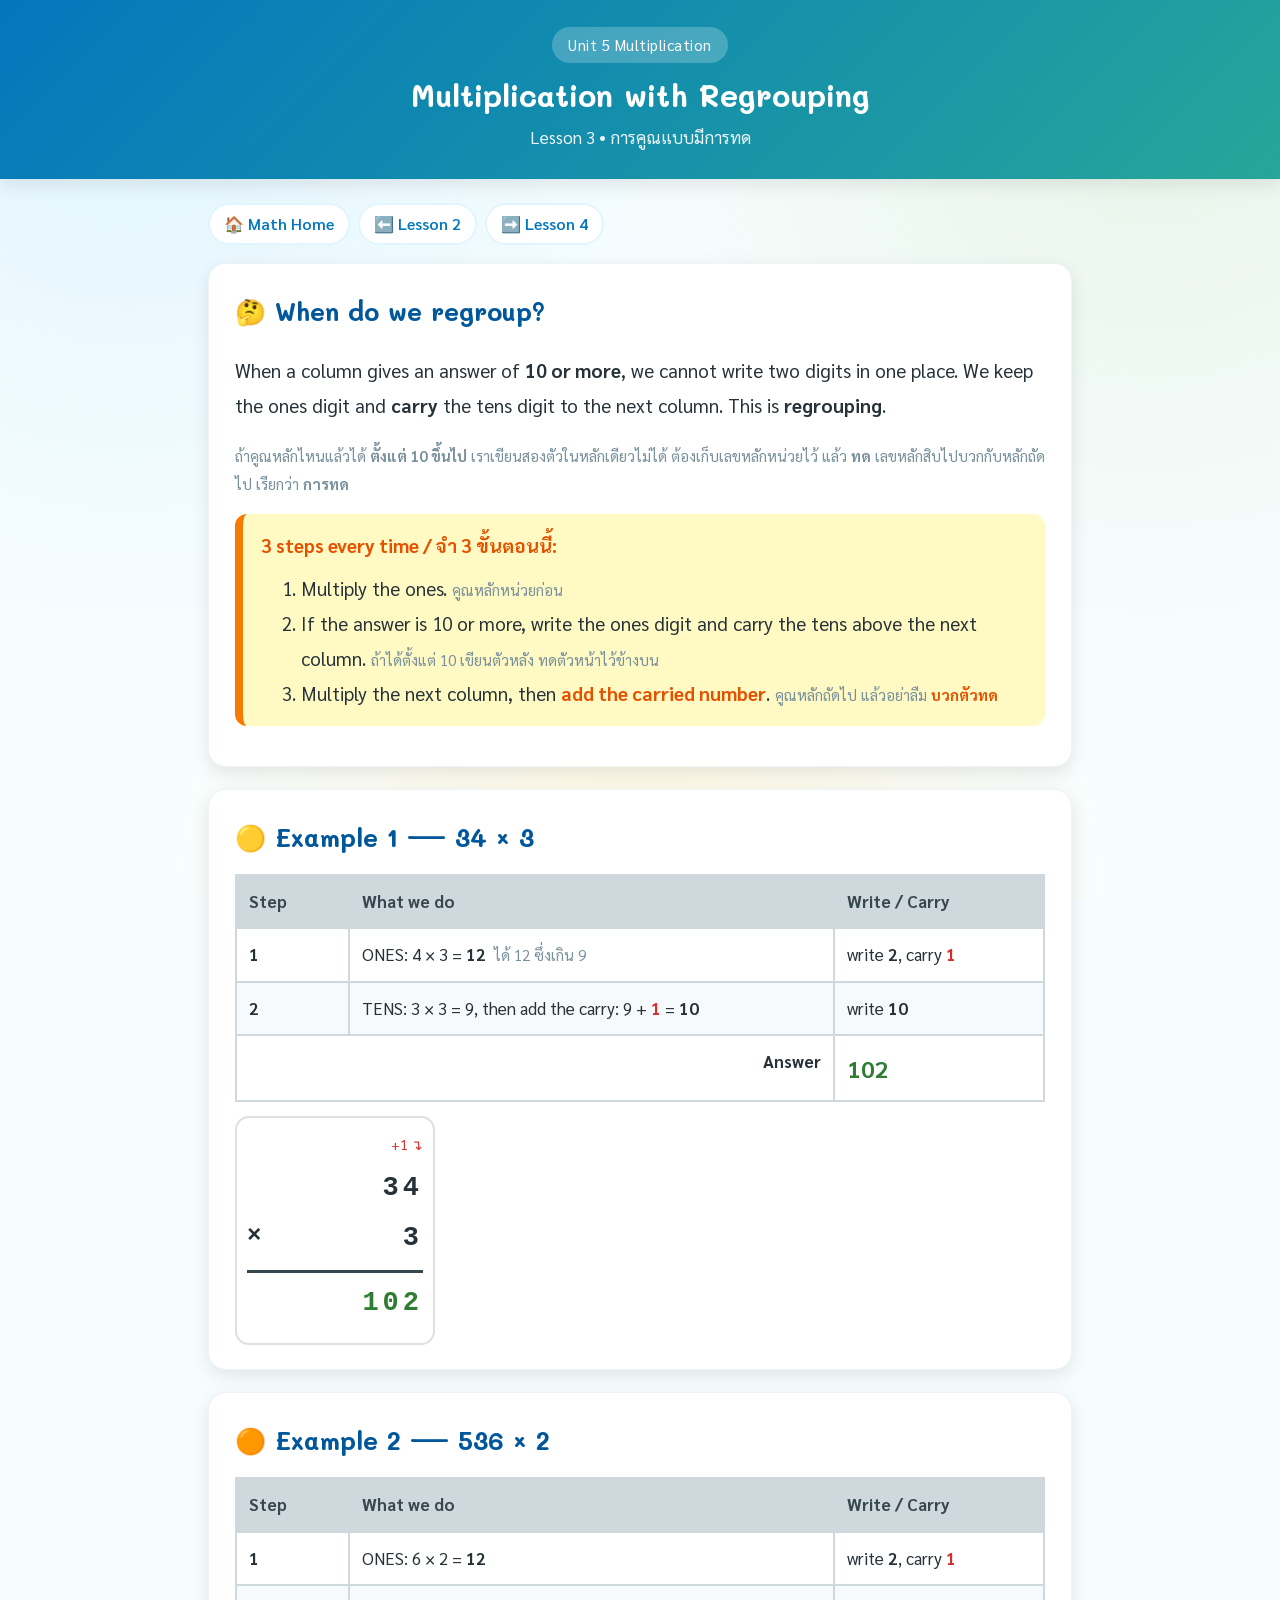
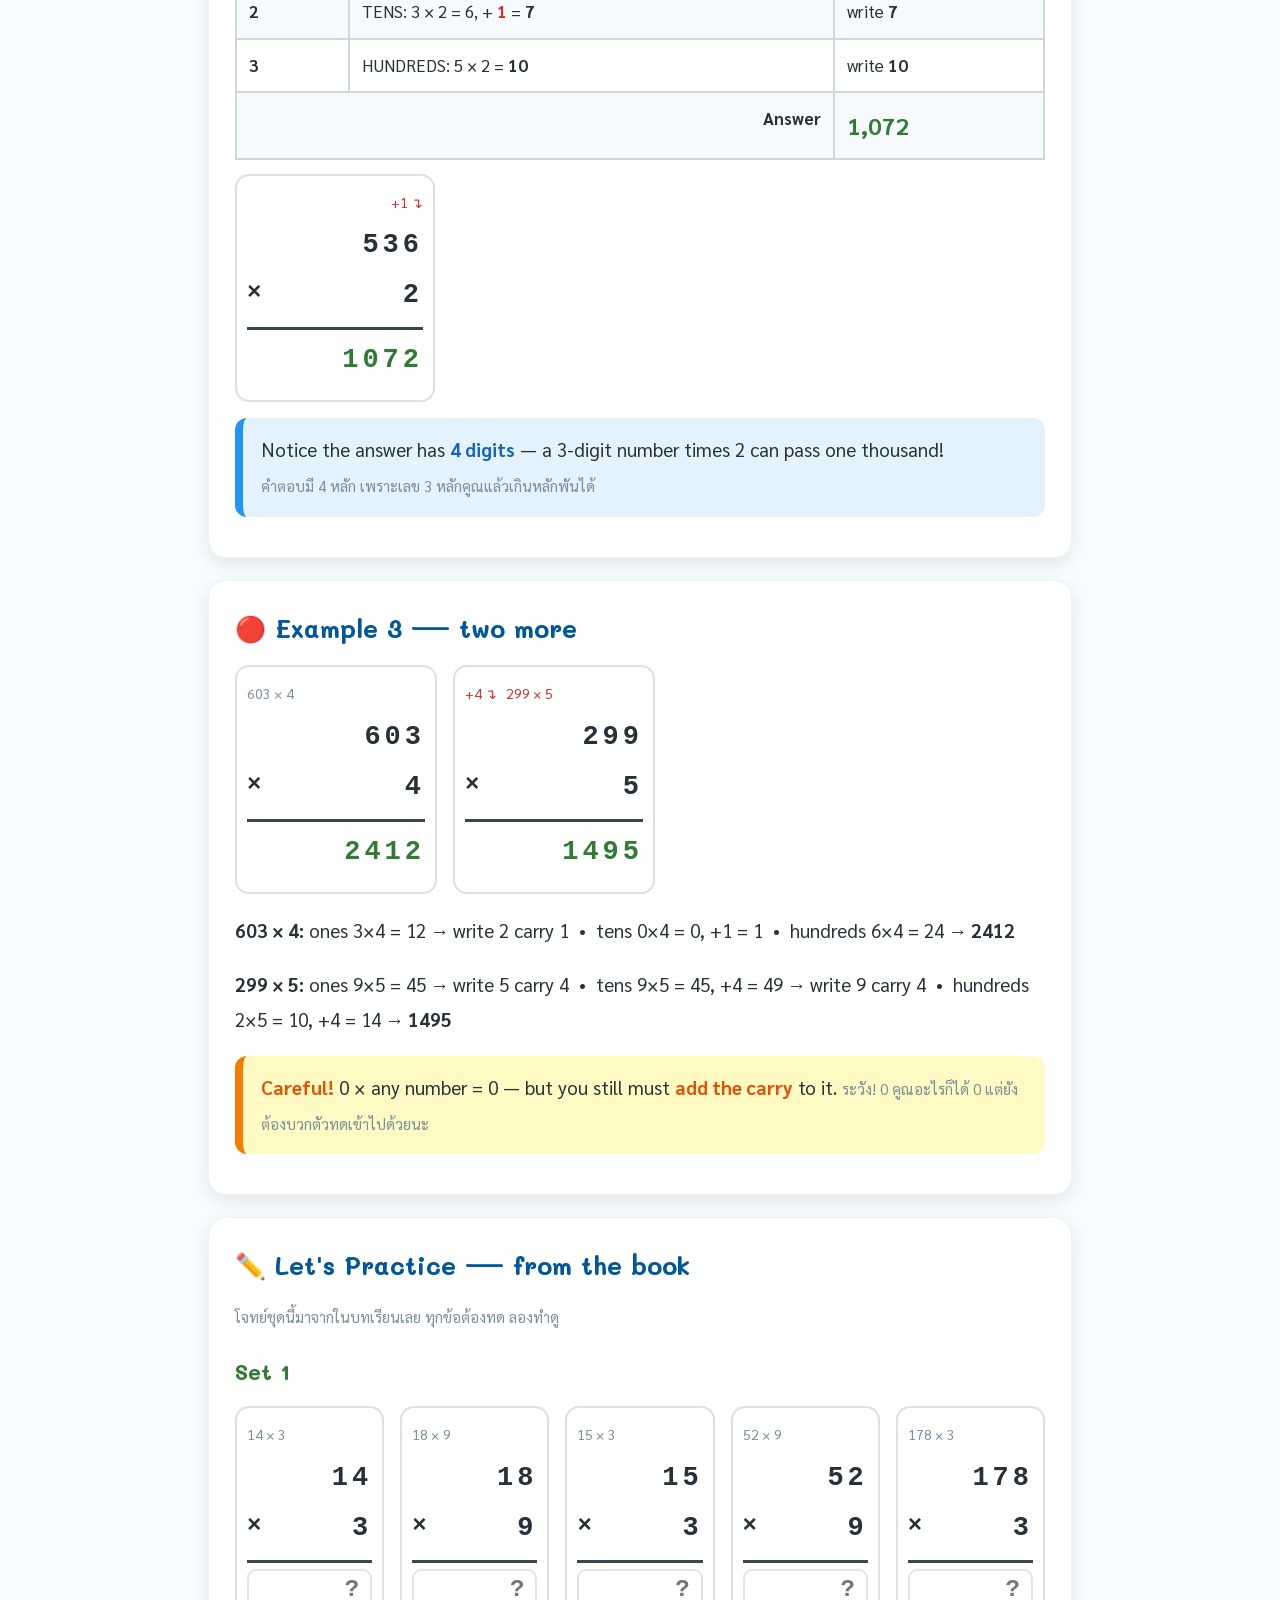
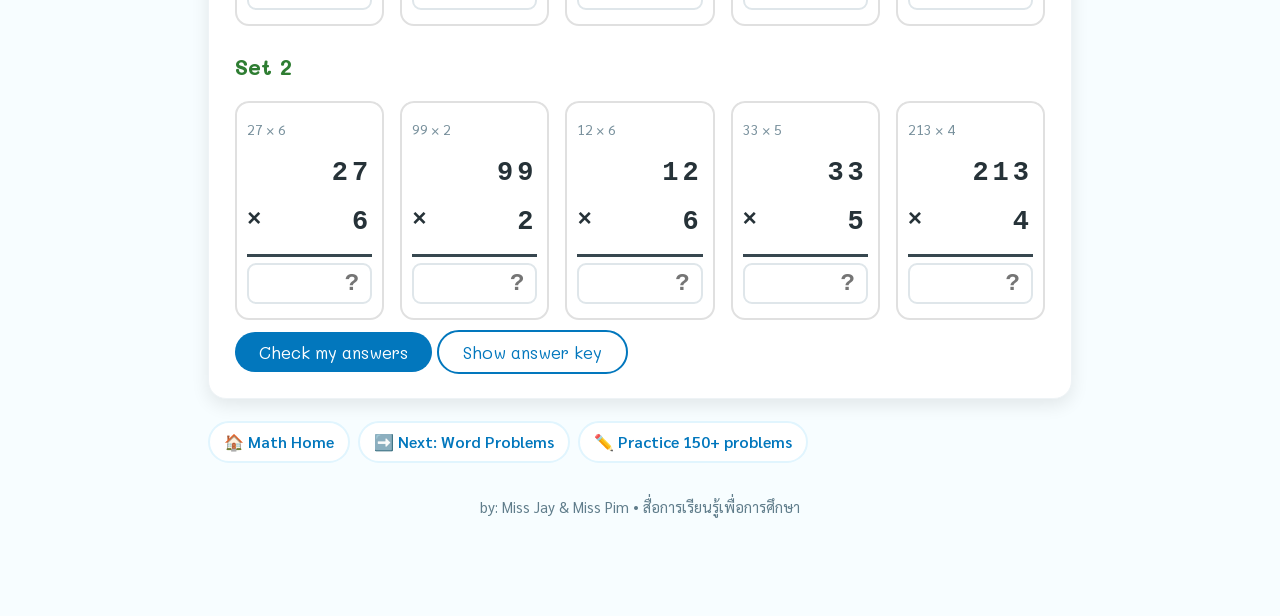
<file: lesson3.html>
<!DOCTYPE html>
<html lang="th">
<head>
<meta charset="UTF-8">
<meta name="viewport" content="width=device-width, initial-scale=1">
<title>Lesson 3 — Multiplication with Regrouping</title>
<link rel="stylesheet" href="style.css">
</head>
<body class="math">

<header class="site-head">
  <span class="unit">Unit 5 Multiplication</span>
  <h1>Multiplication with Regrouping</h1>
  <p>Lesson 3 • การคูณแบบมีการทด</p>
</header>

<div class="wrap">
  <nav class="crumb">
    <a href="index.html">🏠 Math Home</a>
    <a href="lesson2.html">⬅️ Lesson 2</a>
    <a href="lesson4.html">➡️ Lesson 4</a>
  </nav>

  <div class="card">
    <h2>🤔 When do we regroup?</h2>
    <p>
      When a column gives an answer of <b>10 or more</b>, we cannot write two digits in one place.
      We keep the ones digit and <b>carry</b> the tens digit to the next column. This is <b>regrouping</b>.
    </p>
    <p class="th">
      ถ้าคูณหลักไหนแล้วได้ <b>ตั้งแต่ 10 ขึ้นไป</b> เราเขียนสองตัวในหลักเดียวไม่ได้
      ต้องเก็บเลขหลักหน่วยไว้ แล้ว <b>ทด</b> เลขหลักสิบไปบวกกับหลักถัดไป เรียกว่า <b>การทด</b>
    </p>
    <div class="note">
      <b>3 steps every time / จำ 3 ขั้นตอนนี้:</b>
      <ol style="margin:8px 0 0">
        <li>Multiply the ones. <span class="th">คูณหลักหน่วยก่อน</span></li>
        <li>If the answer is 10 or more, write the ones digit and carry the tens above the next column.
          <span class="th">ถ้าได้ตั้งแต่ 10 เขียนตัวหลัง ทดตัวหน้าไว้ข้างบน</span></li>
        <li>Multiply the next column, then <b>add the carried number</b>.
          <span class="th">คูณหลักถัดไป แล้วอย่าลืม <b>บวกตัวทด</b></span></li>
      </ol>
    </div>
  </div>

  <div class="card">
    <h2>🟡 Example 1 — 34 × 3</h2>
    <table>
      <thead><tr><th style="width:14%">Step</th><th>What we do</th><th style="width:26%">Write / Carry</th></tr></thead>
      <tbody>
        <tr>
          <td><b>1</b></td>
          <td>ONES: 4 × 3 = <b>12</b> &nbsp;<span class="th">ได้ 12 ซึ่งเกิน 9</span></td>
          <td>write <b>2</b>, carry <b style="color:#d32f2f">1</b></td>
        </tr>
        <tr>
          <td><b>2</b></td>
          <td>TENS: 3 × 3 = 9, then add the carry: 9 + <b style="color:#d32f2f">1</b> = <b>10</b></td>
          <td>write <b>10</b></td>
        </tr>
        <tr>
          <td colspan="2" style="text-align:right"><b>Answer</b></td>
          <td style="font-size:24px"><b style="color:#2e7d32">102</b></td>
        </tr>
      </tbody>
    </table>
    <div class="sums" style="max-width:200px">
      <div class="sum">
        <div class="lbl" style="color:#d32f2f;text-align:right">+1 ↴</div>
        <div class="a">34</div><div class="b">3</div><hr>
        <div class="a" style="color:#2e7d32">102</div>
      </div>
    </div>
  </div>

  <div class="card">
    <h2>🟠 Example 2 — 536 × 2</h2>
    <table>
      <thead><tr><th style="width:14%">Step</th><th>What we do</th><th style="width:26%">Write / Carry</th></tr></thead>
      <tbody>
        <tr><td><b>1</b></td><td>ONES: 6 × 2 = <b>12</b></td><td>write <b>2</b>, carry <b style="color:#d32f2f">1</b></td></tr>
        <tr><td><b>2</b></td><td>TENS: 3 × 2 = 6, + <b style="color:#d32f2f">1</b> = <b>7</b></td><td>write <b>7</b></td></tr>
        <tr><td><b>3</b></td><td>HUNDREDS: 5 × 2 = <b>10</b></td><td>write <b>10</b></td></tr>
        <tr><td colspan="2" style="text-align:right"><b>Answer</b></td><td style="font-size:24px"><b style="color:#2e7d32">1,072</b></td></tr>
      </tbody>
    </table>
    <div class="sums" style="max-width:200px">
      <div class="sum">
        <div class="lbl" style="color:#d32f2f;text-align:right">+1 ↴</div>
        <div class="a">536</div><div class="b">2</div><hr>
        <div class="a" style="color:#2e7d32">1072</div>
      </div>
    </div>
    <div class="tip">
      Notice the answer has <b>4 digits</b> — a 3-digit number times 2 can pass one thousand!<br>
      <span class="th">คำตอบมี 4 หลัก เพราะเลข 3 หลักคูณแล้วเกินหลักพันได้</span>
    </div>
  </div>

  <div class="card">
    <h2>🔴 Example 3 — two more</h2>
    <div class="sums" style="max-width:420px">
      <div class="sum">
        <div class="lbl">603 × 4</div>
        <div class="a">603</div><div class="b">4</div><hr>
        <div class="a" style="color:#2e7d32">2412</div>
      </div>
      <div class="sum">
        <div class="lbl" style="color:#d32f2f">+4 ↴ &nbsp; 299 × 5</div>
        <div class="a">299</div><div class="b">5</div><hr>
        <div class="a" style="color:#2e7d32">1495</div>
      </div>
    </div>
    <p>
      <b>603 × 4:</b> ones 3×4 = 12 → write 2 carry 1 &nbsp;•&nbsp; tens 0×4 = 0, +1 = 1 &nbsp;•&nbsp;
      hundreds 6×4 = 24 → <b>2412</b>
    </p>
    <p>
      <b>299 × 5:</b> ones 9×5 = 45 → write 5 carry 4 &nbsp;•&nbsp; tens 9×5 = 45, +4 = 49 → write 9 carry 4 &nbsp;•&nbsp;
      hundreds 2×5 = 10, +4 = 14 → <b>1495</b>
    </p>
    <div class="note">
      <b>Careful!</b> 0 × any number = 0 — but you still must <b>add the carry</b> to it.
      <span class="th">ระวัง! 0 คูณอะไรก็ได้ 0 แต่ยังต้องบวกตัวทดเข้าไปด้วยนะ</span>
    </div>
  </div>

  <div class="card">
    <h2>✏️ Let's Practice — from the book</h2>
    <p class="th">โจทย์ชุดนี้มาจากในบทเรียนเลย ทุกข้อต้องทด ลองทำดู</p>

    <h3>Set 1</h3>
    <div class="sums" id="set1"></div>

    <h3>Set 2</h3>
    <div class="sums" id="set2"></div>

    <button class="btn" onclick="checkAll()">Check my answers</button>
    <button class="btn ghost" onclick="showKeys()">Show answer key</button>
    <div class="fb" id="fb"></div>
  </div>

  <nav class="crumb">
    <a href="index.html">🏠 Math Home</a>
    <a href="lesson4.html">➡️ Next: Word Problems</a>
    <a href="practice.html">✏️ Practice 150+ problems</a>
  </nav>

  <p class="foot">by: Miss Jay &amp; Miss Pim • สื่อการเรียนรู้เพื่อการศึกษา</p>
</div>

<script>
var SET_1 = [[14,3],[18,9],[15,3],[52,9],[178,3]];
var SET_2 = [[27,6],[99,2],[12,6],[33,5],[213,4]];
var items = [];

function build(listId, pairs){
  var wrap = document.getElementById(listId);
  pairs.forEach(function(p){
    var a = p[0], b = p[1], ans = a * b;
    var box = document.createElement('div');
    box.className = 'sum';
    box.innerHTML =
      '<div class="lbl">' + a + ' × ' + b + '</div>' +
      '<div class="a">' + a + '</div>' +
      '<div class="b">' + b + '</div>' +
      '<hr>' +
      '<input type="text" inputmode="numeric" placeholder="?" data-ans="' + ans + '">' +
      '<div class="key">= ' + ans + '</div>';
    wrap.appendChild(box);
    items.push({ input: box.querySelector('input'), key: box.querySelector('.key'), ans: ans });
  });
}
build('set1', SET_1);
build('set2', SET_2);

function checkAll(){
  var right = 0, blank = 0;
  items.forEach(function(it){
    it.input.classList.remove('right','miss');
    var v = it.input.value.replace(/[\s,]/g,'');
    if (v === '') { blank++; return; }
    if (parseInt(v, 10) === it.ans) { it.input.classList.add('right'); right++; }
    else { it.input.classList.add('miss'); it.key.classList.add('show'); }
  });
  var fb = document.getElementById('fb');
  fb.className = 'fb show ' + (right === items.length ? 'ok' : 'no');
  fb.innerHTML = (right === items.length ? '🏆 ' : '📘 ') +
    '<b>' + right + ' / ' + items.length + ' correct</b>' +
    (blank ? ' &nbsp;(' + blank + ' left blank / ยังไม่ได้ตอบ ' + blank + ' ข้อ)' : '') +
    (right === items.length ? ' — Perfect! เก่งมาก' : ' — the red ones show the correct answer below.');
}
function showKeys(){ items.forEach(function(it){ it.key.classList.add('show'); }); }
</script>
</body>
</html>
</file>
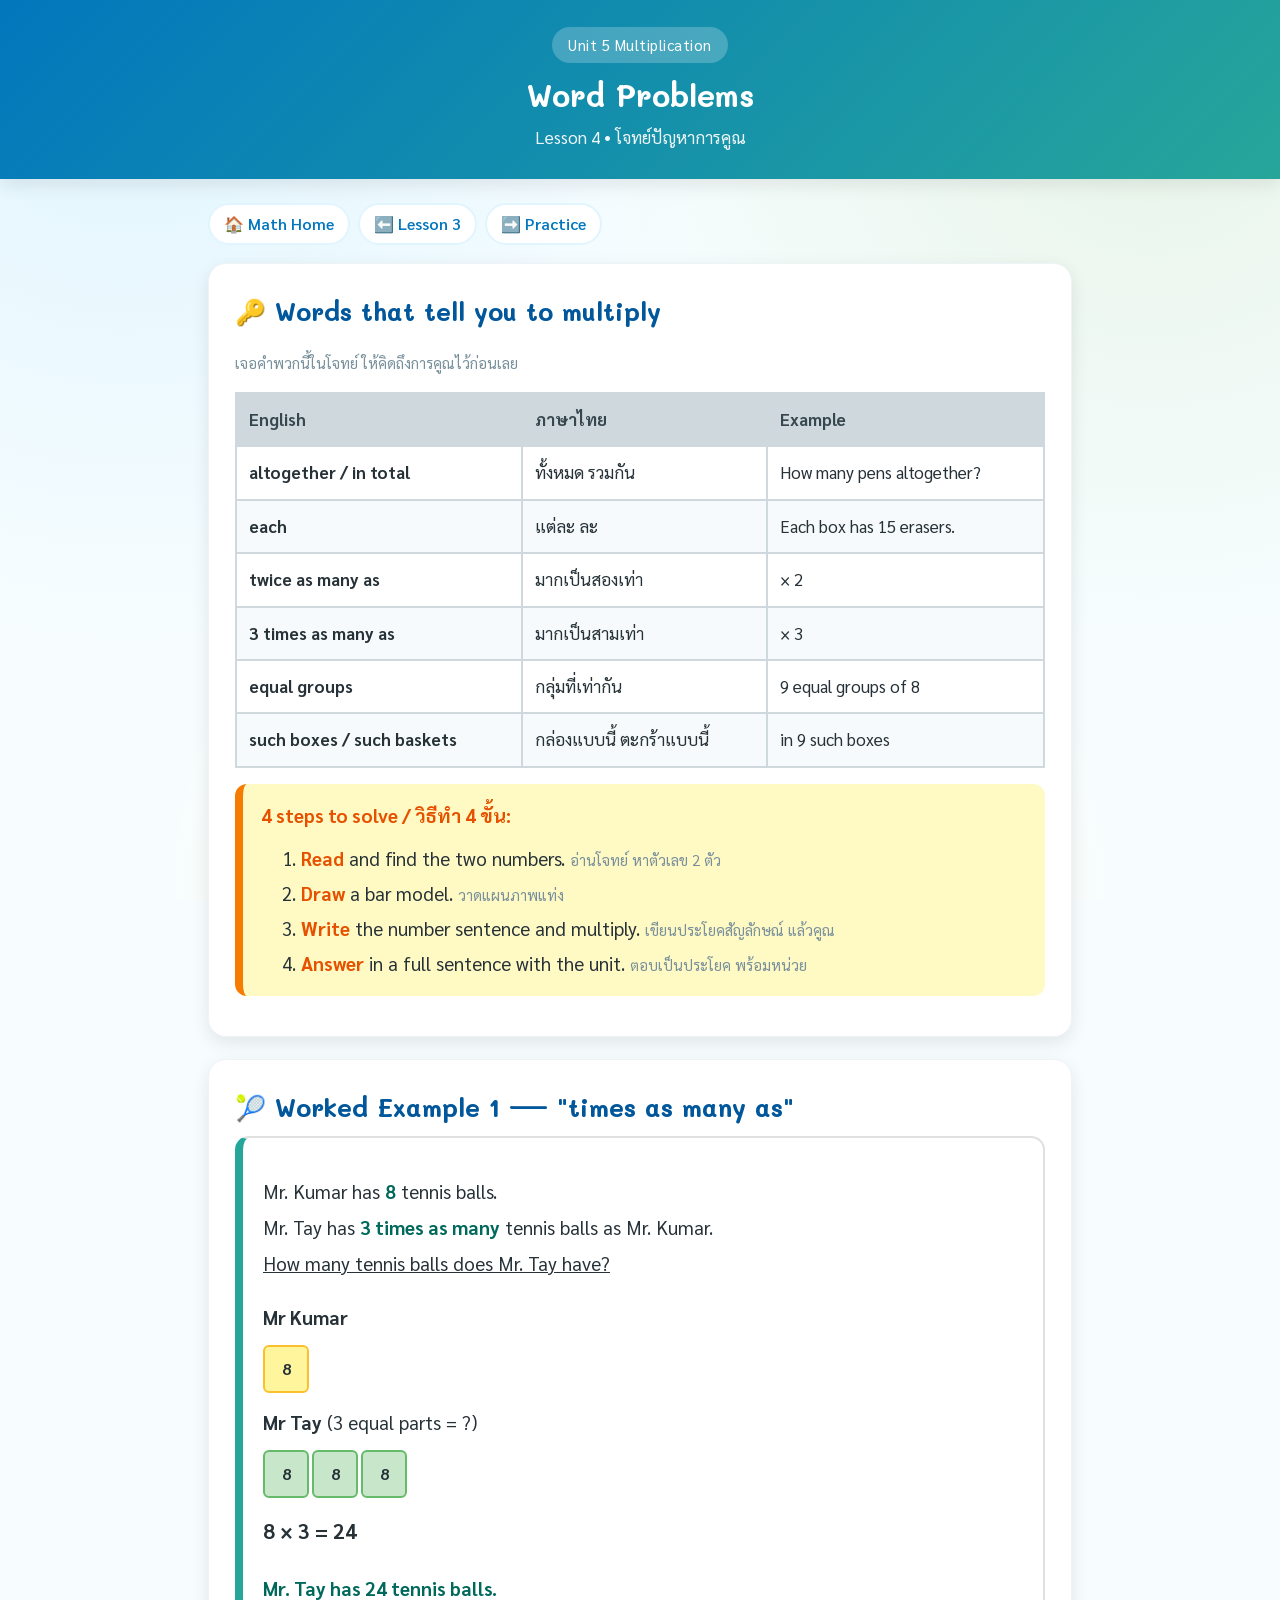
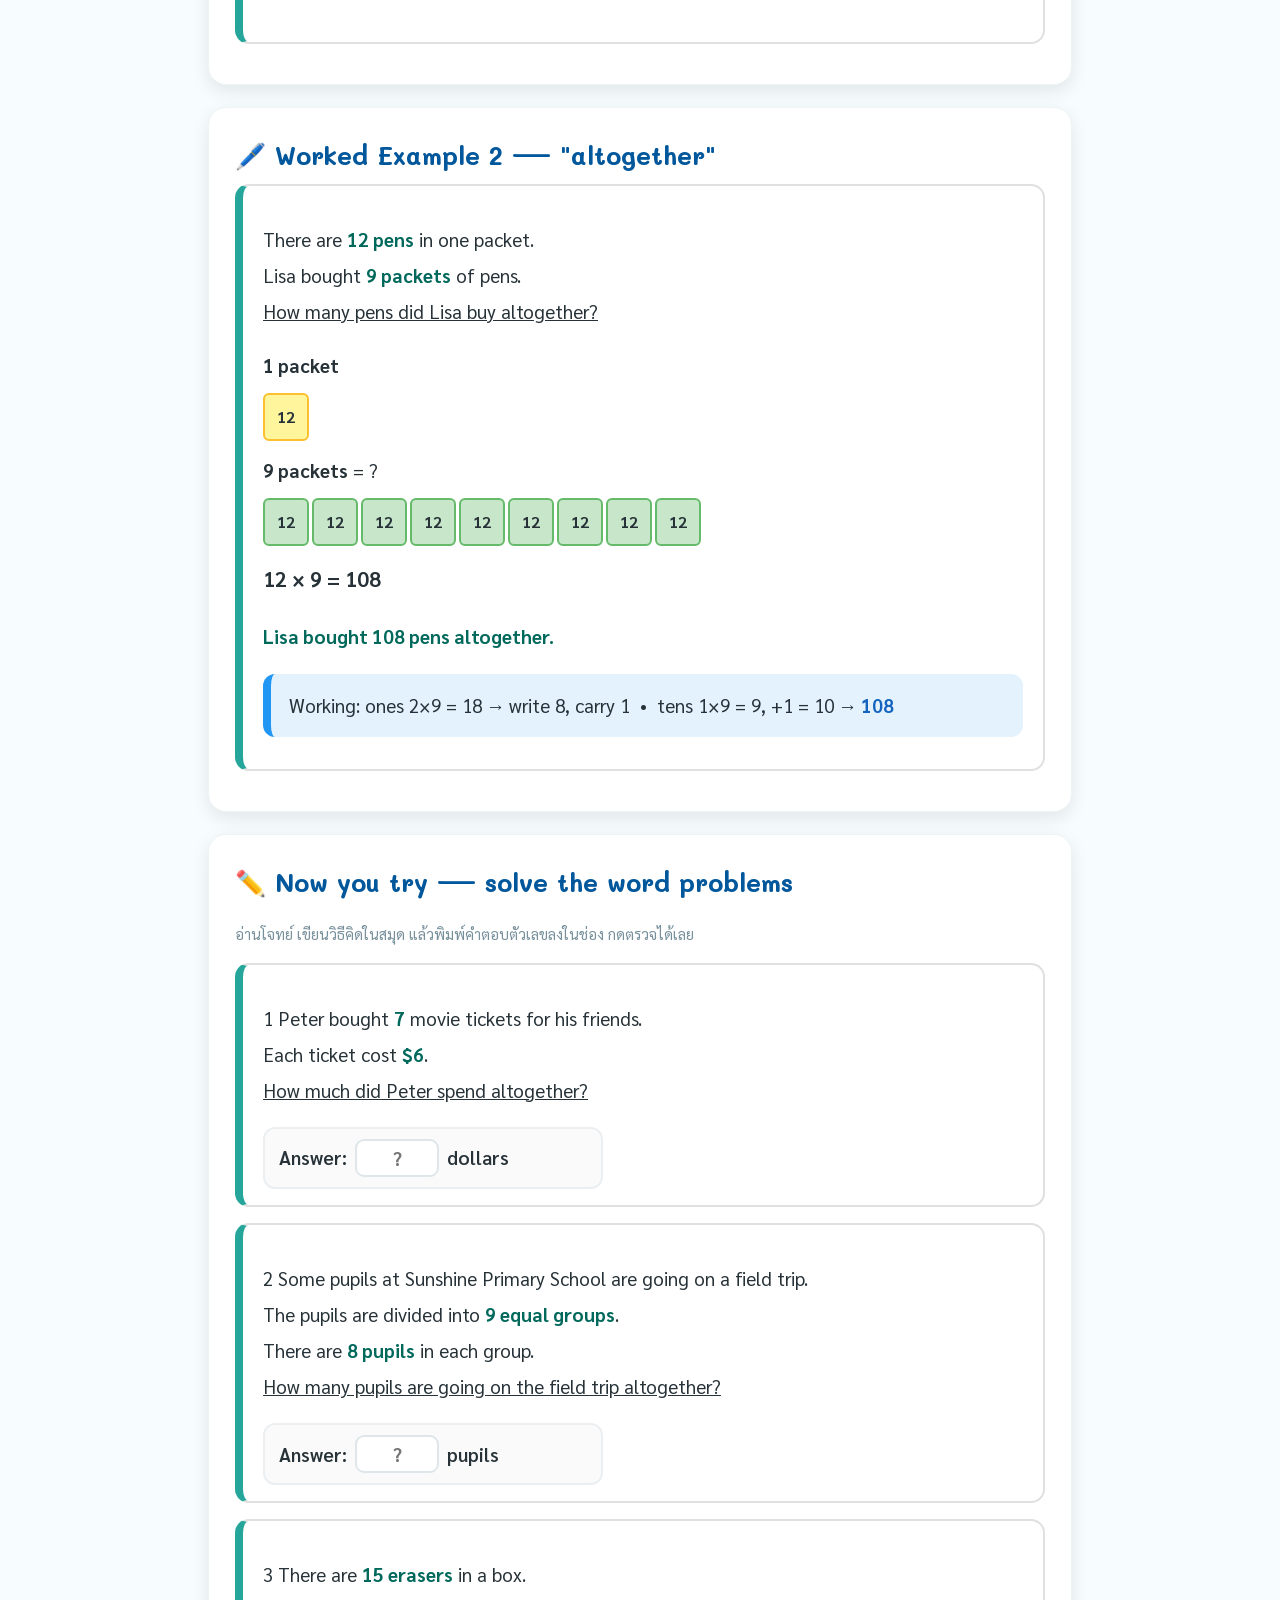
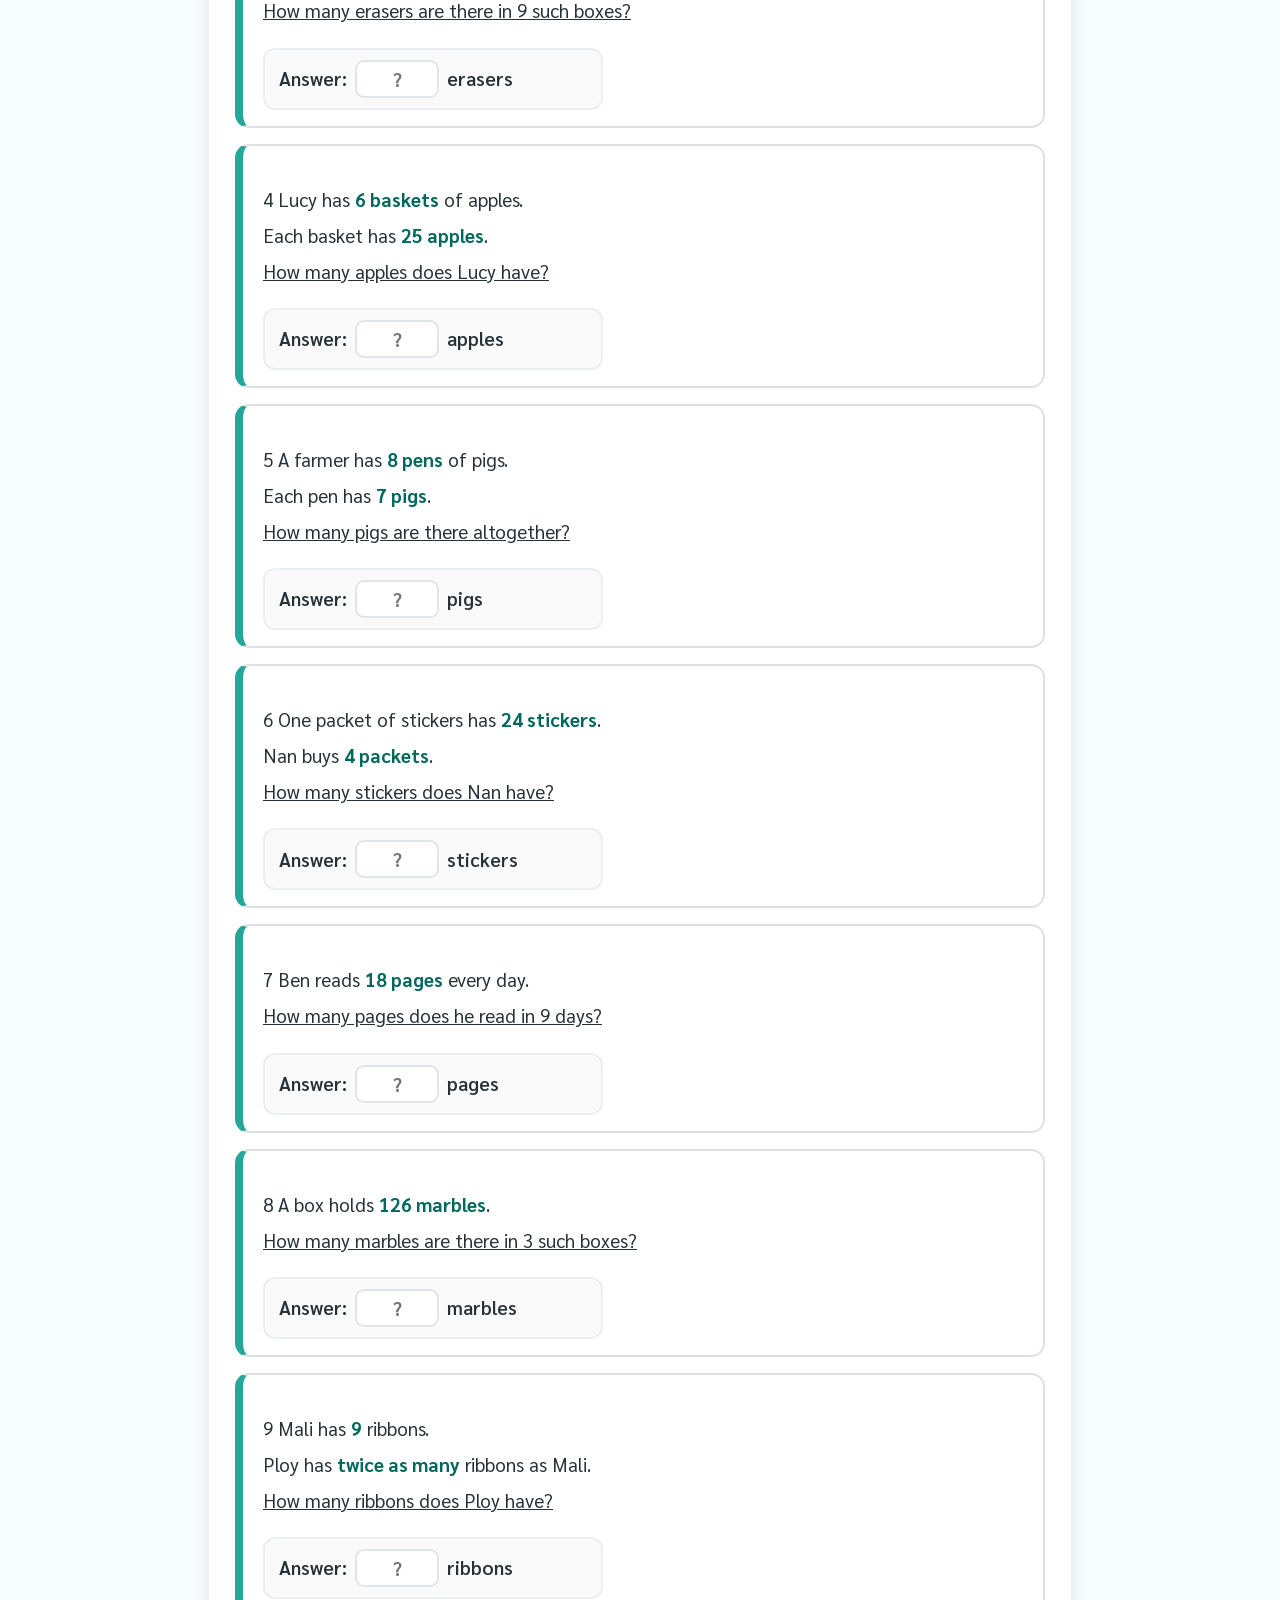
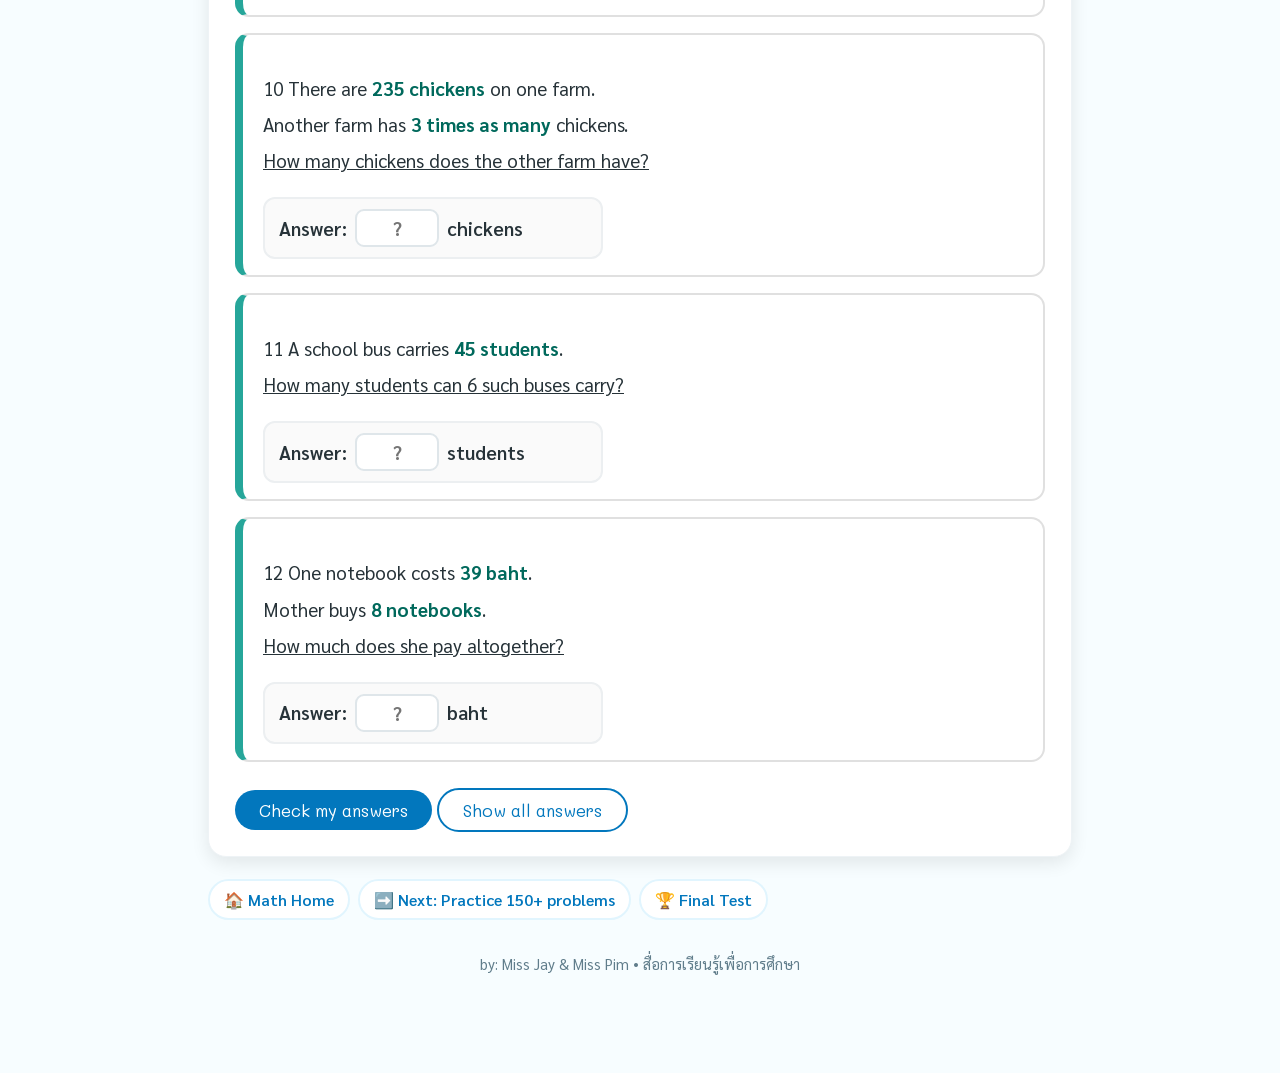
<file: lesson4.html>
<!DOCTYPE html>
<html lang="th">
<head>
<meta charset="UTF-8">
<meta name="viewport" content="width=device-width, initial-scale=1">
<title>Lesson 4 — Word Problems</title>
<link rel="stylesheet" href="style.css">
</head>
<body class="math">

<header class="site-head">
  <span class="unit">Unit 5 Multiplication</span>
  <h1>Word Problems</h1>
  <p>Lesson 4 • โจทย์ปัญหาการคูณ</p>
</header>

<div class="wrap">
  <nav class="crumb">
    <a href="index.html">🏠 Math Home</a>
    <a href="lesson3.html">⬅️ Lesson 3</a>
    <a href="practice.html">➡️ Practice</a>
  </nav>

  <div class="card">
    <h2>🔑 Words that tell you to multiply</h2>
    <p class="th">เจอคำพวกนี้ในโจทย์ ให้คิดถึงการคูณไว้ก่อนเลย</p>
    <table>
      <thead><tr><th>English</th><th>ภาษาไทย</th><th>Example</th></tr></thead>
      <tbody>
        <tr><td><b>altogether / in total</b></td><td>ทั้งหมด รวมกัน</td><td>How many pens altogether?</td></tr>
        <tr><td><b>each</b></td><td>แต่ละ ละ</td><td>Each box has 15 erasers.</td></tr>
        <tr><td><b>twice as many as</b></td><td>มากเป็นสองเท่า</td><td>× 2</td></tr>
        <tr><td><b>3 times as many as</b></td><td>มากเป็นสามเท่า</td><td>× 3</td></tr>
        <tr><td><b>equal groups</b></td><td>กลุ่มที่เท่ากัน</td><td>9 equal groups of 8</td></tr>
        <tr><td><b>such boxes / such baskets</b></td><td>กล่องแบบนี้ ตะกร้าแบบนี้</td><td>in 9 such boxes</td></tr>
      </tbody>
    </table>
    <div class="note">
      <b>4 steps to solve / วิธีทำ 4 ขั้น:</b>
      <ol style="margin:8px 0 0">
        <li><b>Read</b> and find the two numbers. <span class="th">อ่านโจทย์ หาตัวเลข 2 ตัว</span></li>
        <li><b>Draw</b> a bar model. <span class="th">วาดแผนภาพแท่ง</span></li>
        <li><b>Write</b> the number sentence and multiply. <span class="th">เขียนประโยคสัญลักษณ์ แล้วคูณ</span></li>
        <li><b>Answer</b> in a full sentence with the unit. <span class="th">ตอบเป็นประโยค พร้อมหน่วย</span></li>
      </ol>
    </div>
  </div>

  <div class="card">
    <h2>🎾 Worked Example 1 — "times as many as"</h2>
    <div class="wp">
      <p class="story">
        Mr. Kumar has <b>8</b> tennis balls.<br>
        Mr. Tay has <b>3 times as many</b> tennis balls as Mr. Kumar.<br>
        <u>How many tennis balls does Mr. Tay have?</u>
      </p>
      <p style="margin:12px 0 4px"><b>Mr Kumar</b></p>
      <div class="bar"><span class="one">8</span></div>
      <p style="margin:12px 0 4px"><b>Mr Tay</b> (3 equal parts = ?)</p>
      <div class="bar"><span>8</span><span>8</span><span>8</span></div>
      <p style="font-size:21px;margin-top:14px">
        <b>8 × 3 = 24</b>
      </p>
      <p style="color:#00695c;font-weight:700;font-size:19px">Mr. Tay has 24 tennis balls.</p>
    </div>
  </div>

  <div class="card">
    <h2>🖊️ Worked Example 2 — "altogether"</h2>
    <div class="wp">
      <p class="story">
        There are <b>12 pens</b> in one packet.<br>
        Lisa bought <b>9 packets</b> of pens.<br>
        <u>How many pens did Lisa buy altogether?</u>
      </p>
      <p style="margin:12px 0 4px"><b>1 packet</b></p>
      <div class="bar"><span class="one">12</span></div>
      <p style="margin:12px 0 4px"><b>9 packets</b> = ?</p>
      <div class="bar">
        <span>12</span><span>12</span><span>12</span><span>12</span><span>12</span>
        <span>12</span><span>12</span><span>12</span><span>12</span>
      </div>
      <p style="font-size:21px;margin-top:14px"><b>12 × 9 = 108</b></p>
      <p style="color:#00695c;font-weight:700;font-size:19px">Lisa bought 108 pens altogether.</p>
      <div class="tip" style="margin-top:12px">
        Working: ones 2×9 = 18 → write 8, carry 1 &nbsp;•&nbsp; tens 1×9 = 9, +1 = 10 → <b>108</b>
      </div>
    </div>
  </div>

  <div class="card">
    <h2>✏️ Now you try — solve the word problems</h2>
    <p class="th">อ่านโจทย์ เขียนวิธีคิดในสมุด แล้วพิมพ์คำตอบตัวเลขลงในช่อง กดตรวจได้เลย</p>
    <div id="wpList"></div>

    <button class="btn" onclick="checkAll()">Check my answers</button>
    <button class="btn ghost" onclick="showAllKeys()">Show all answers</button>
    <div class="fb" id="fb"></div>
  </div>

  <nav class="crumb">
    <a href="index.html">🏠 Math Home</a>
    <a href="practice.html">➡️ Next: Practice 150+ problems</a>
    <a href="quiz.html">🏆 Final Test</a>
  </nav>

  <p class="foot">by: Miss Jay &amp; Miss Pim • สื่อการเรียนรู้เพื่อการศึกษา</p>
</div>

<script>
var PROBLEMS = [
  { story: 'Peter bought <b>7</b> movie tickets for his friends.<br>Each ticket cost <b>$6</b>.<br><u>How much did Peter spend altogether?</u>',
    sentence: '7 × 6 = 42', unit: 'dollars', ans: 42,
    say: 'Peter spent $42 altogether.' },

  { story: 'Some pupils at Sunshine Primary School are going on a field trip.<br>The pupils are divided into <b>9 equal groups</b>.<br>There are <b>8 pupils</b> in each group.<br><u>How many pupils are going on the field trip altogether?</u>',
    sentence: '9 × 8 = 72', unit: 'pupils', ans: 72,
    say: 'There are 72 pupils going on the field trip altogether.' },

  { story: 'There are <b>15 erasers</b> in a box.<br><u>How many erasers are there in 9 such boxes?</u>',
    sentence: '15 × 9 = 135', unit: 'erasers', ans: 135,
    say: 'There are 135 erasers in 9 such boxes.' },

  { story: 'Lucy has <b>6 baskets</b> of apples.<br>Each basket has <b>25 apples</b>.<br><u>How many apples does Lucy have?</u>',
    sentence: '6 × 25 = 150', unit: 'apples', ans: 150,
    say: 'Lucy has 150 apples.' },

  { story: 'A farmer has <b>8 pens</b> of pigs.<br>Each pen has <b>7 pigs</b>.<br><u>How many pigs are there altogether?</u>',
    sentence: '8 × 7 = 56', unit: 'pigs', ans: 56,
    say: 'There are 56 pigs altogether.' },

  { story: 'One packet of stickers has <b>24 stickers</b>.<br>Nan buys <b>4 packets</b>.<br><u>How many stickers does Nan have?</u>',
    sentence: '24 × 4 = 96', unit: 'stickers', ans: 96,
    say: 'Nan has 96 stickers.' },

  { story: 'Ben reads <b>18 pages</b> every day.<br><u>How many pages does he read in 9 days?</u>',
    sentence: '18 × 9 = 162', unit: 'pages', ans: 162,
    say: 'Ben reads 162 pages in 9 days.' },

  { story: 'A box holds <b>126 marbles</b>.<br><u>How many marbles are there in 3 such boxes?</u>',
    sentence: '126 × 3 = 378', unit: 'marbles', ans: 378,
    say: 'There are 378 marbles in 3 such boxes.' },

  { story: 'Mali has <b>9</b> ribbons.<br>Ploy has <b>twice as many</b> ribbons as Mali.<br><u>How many ribbons does Ploy have?</u>',
    sentence: '9 × 2 = 18', unit: 'ribbons', ans: 18,
    say: 'Ploy has 18 ribbons.' },

  { story: 'There are <b>235 chickens</b> on one farm.<br>Another farm has <b>3 times as many</b> chickens.<br><u>How many chickens does the other farm have?</u>',
    sentence: '235 × 3 = 705', unit: 'chickens', ans: 705,
    say: 'The other farm has 705 chickens.' },

  { story: 'A school bus carries <b>45 students</b>.<br><u>How many students can 6 such buses carry?</u>',
    sentence: '45 × 6 = 270', unit: 'students', ans: 270,
    say: '6 buses can carry 270 students.' },

  { story: 'One notebook costs <b>39 baht</b>.<br>Mother buys <b>8 notebooks</b>.<br><u>How much does she pay altogether?</u>',
    sentence: '39 × 8 = 312', unit: 'baht', ans: 312,
    say: 'She pays 312 baht altogether.' }
];

var items = [];
var wrap = document.getElementById('wpList');

PROBLEMS.forEach(function(p, i){
  var box = document.createElement('div');
  box.className = 'wp';
  box.innerHTML =
    '<p class="story"><span class="qnum">' + (i + 1) + '</span> ' + p.story + '</p>' +
    '<div class="fill1" style="margin-top:12px;max-width:340px">' +
      '<span>Answer:</span>' +
      '<input type="text" inputmode="numeric" placeholder="?">' +
      '<span>' + p.unit + '</span>' +
    '</div>' +
    '<div class="answer">' + p.sentence + '<br>' + p.say + '</div>';

  wrap.appendChild(box);
  items.push({
    input: box.querySelector('input'),
    key: box.querySelector('.answer'),
    ans: p.ans
  });
});

function checkAll(){
  var right = 0, blank = 0;
  items.forEach(function(it){
    it.input.classList.remove('right','miss');
    var v = it.input.value.replace(/[\s,$]/g,'');
    if (v === '') { blank++; return; }
    if (parseInt(v, 10) === it.ans) { it.input.classList.add('right'); right++; it.key.classList.add('show'); }
    else { it.input.classList.add('miss'); it.key.classList.add('show'); }
  });
  var fb = document.getElementById('fb');
  fb.className = 'fb show ' + (right === items.length ? 'ok' : 'no');
  fb.innerHTML = (right === items.length ? '🏆 ' : '📘 ') +
    '<b>' + right + ' / ' + items.length + ' correct</b>' +
    (blank ? ' &nbsp;(' + blank + ' left blank / ยังไม่ได้ตอบ ' + blank + ' ข้อ)' : '') +
    (right === items.length ? ' — Perfect! เก่งมากเลย' : ' — read the working under each problem.');
}

function showAllKeys(){ items.forEach(function(it){ it.key.classList.add('show'); }); }
</script>
</body>
</html>
</file>
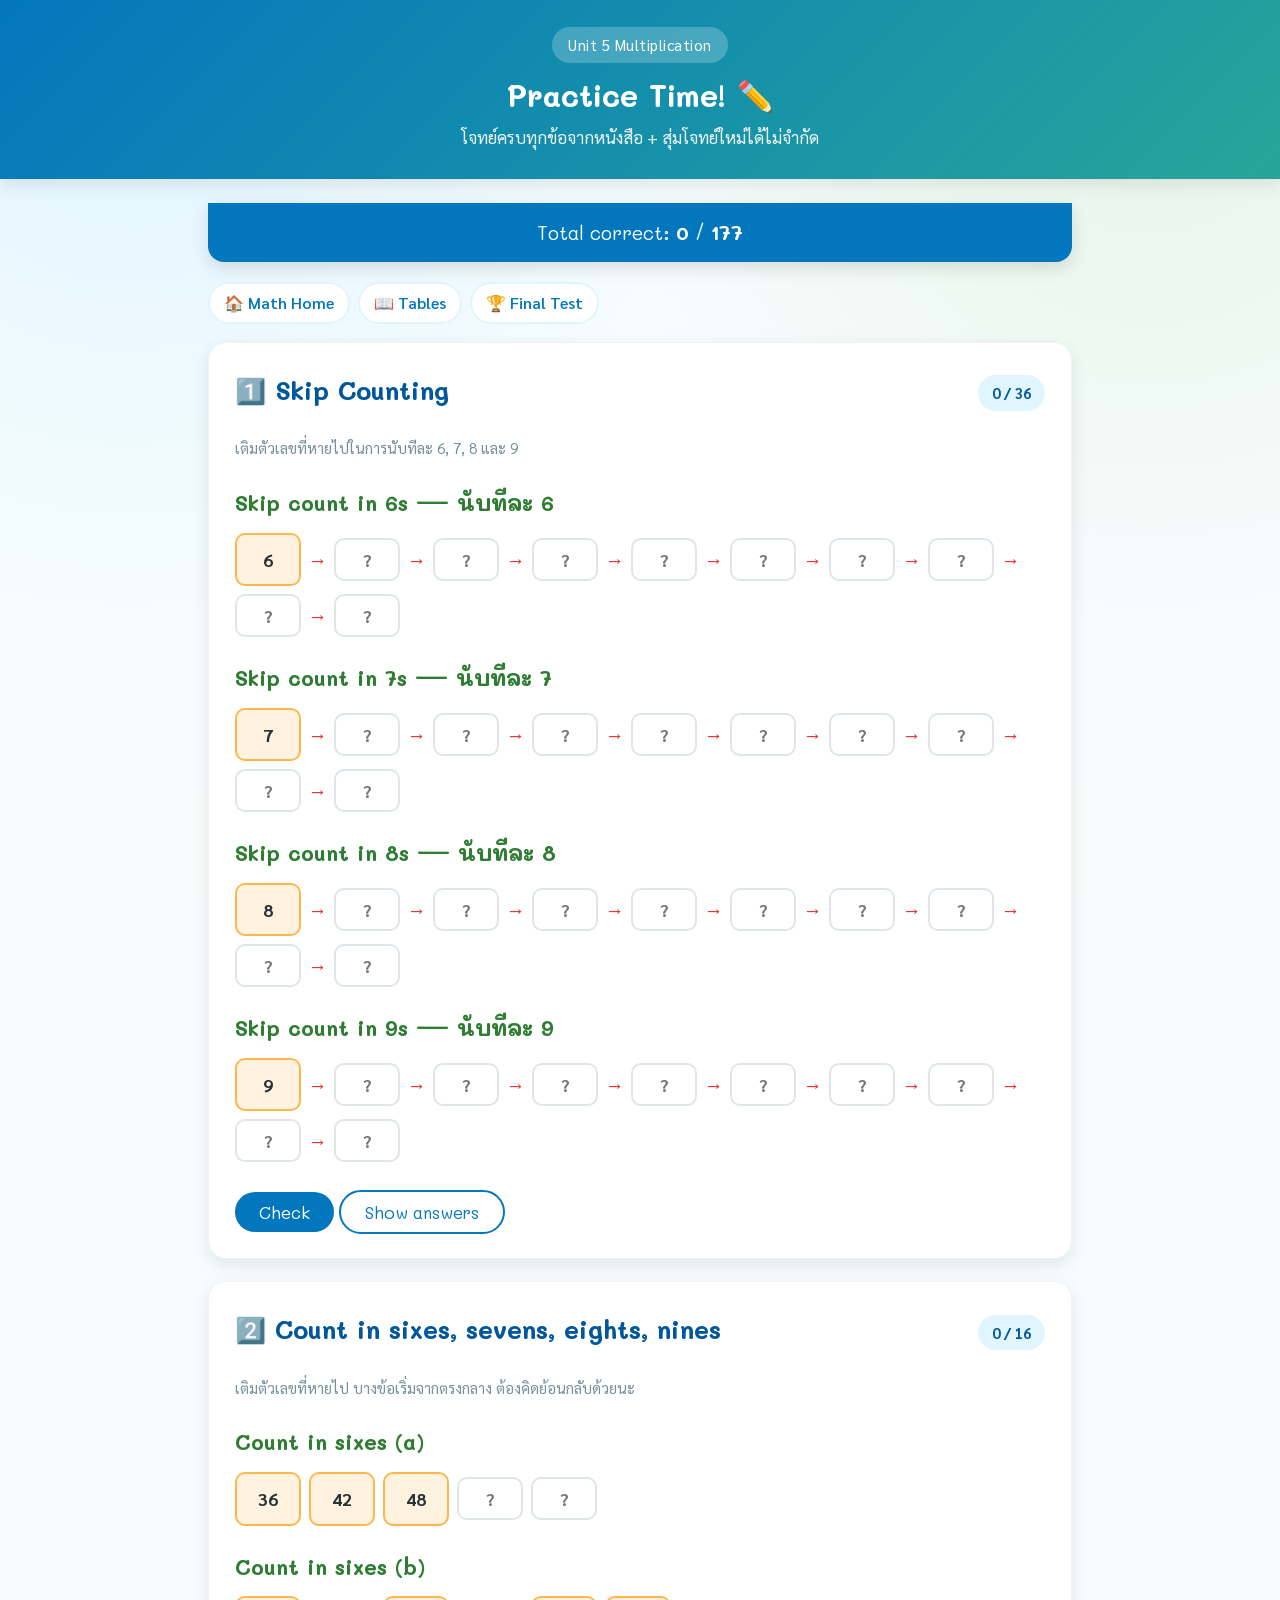
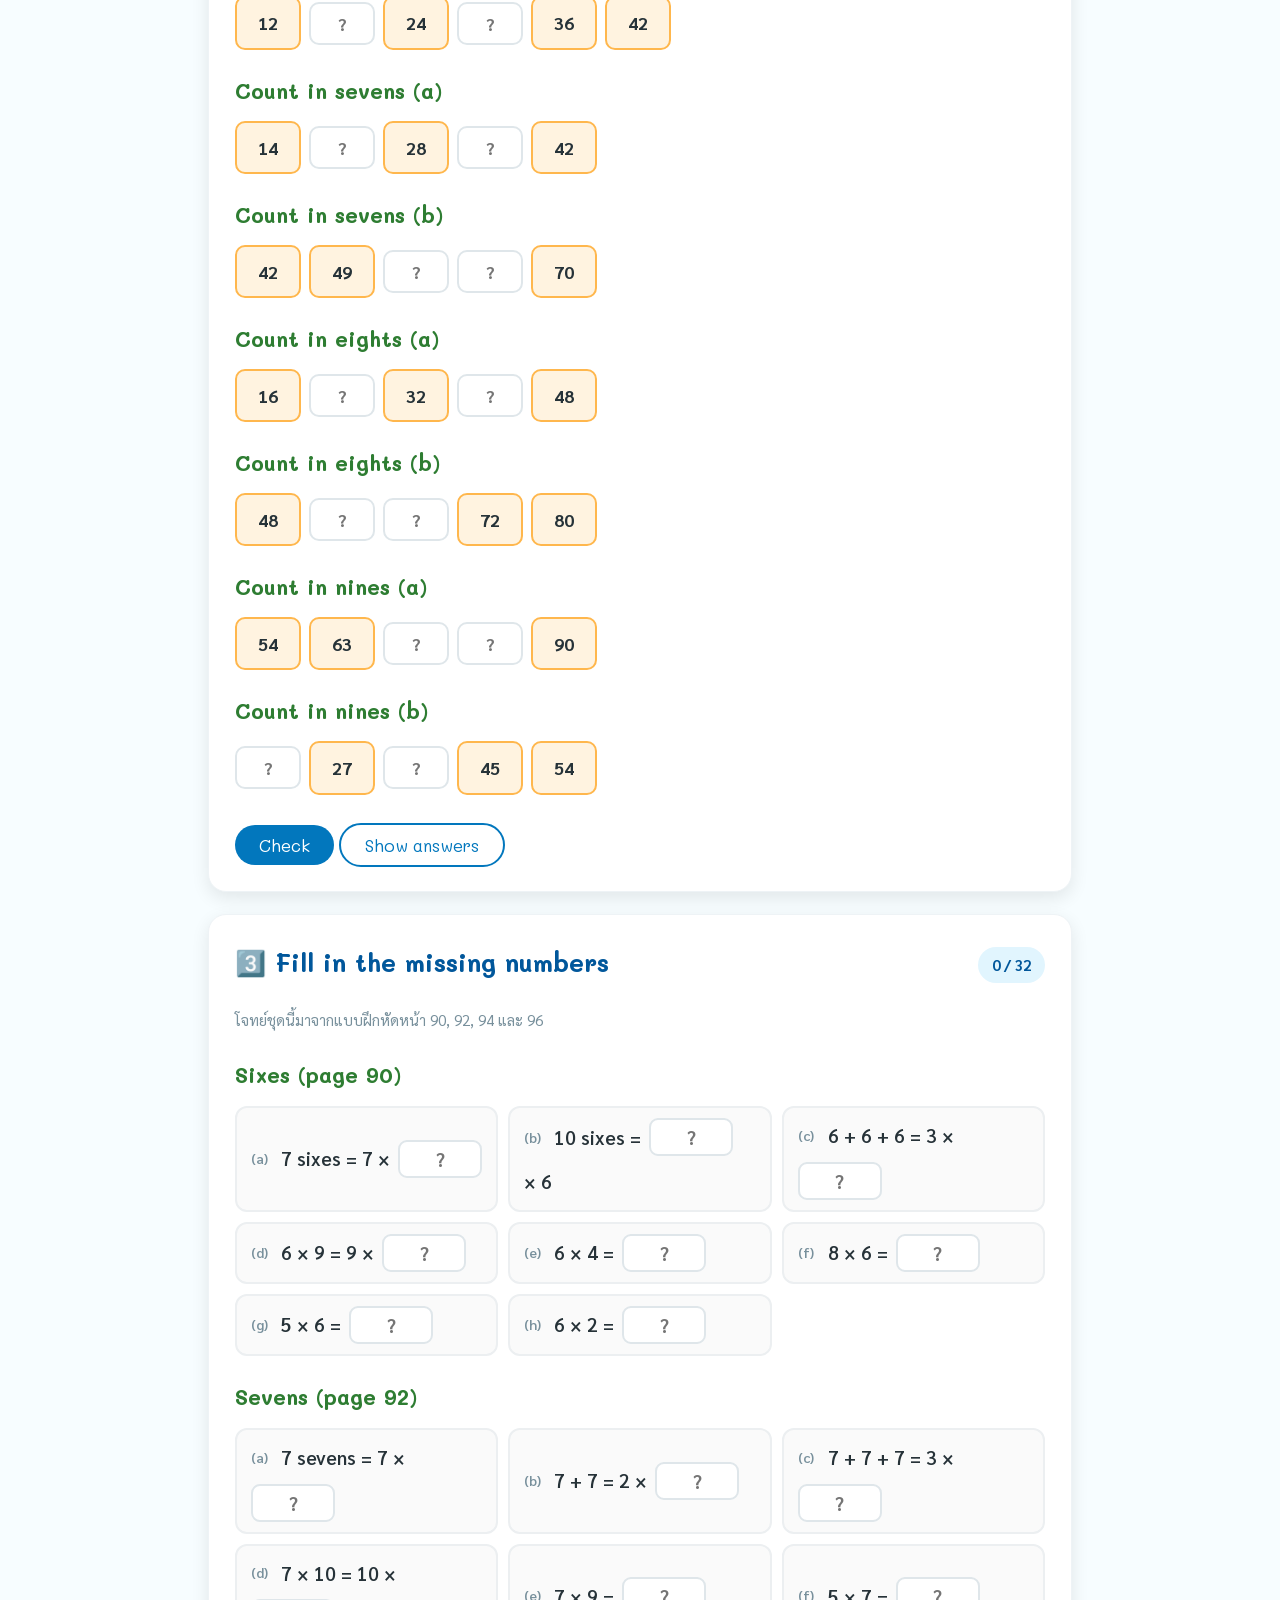
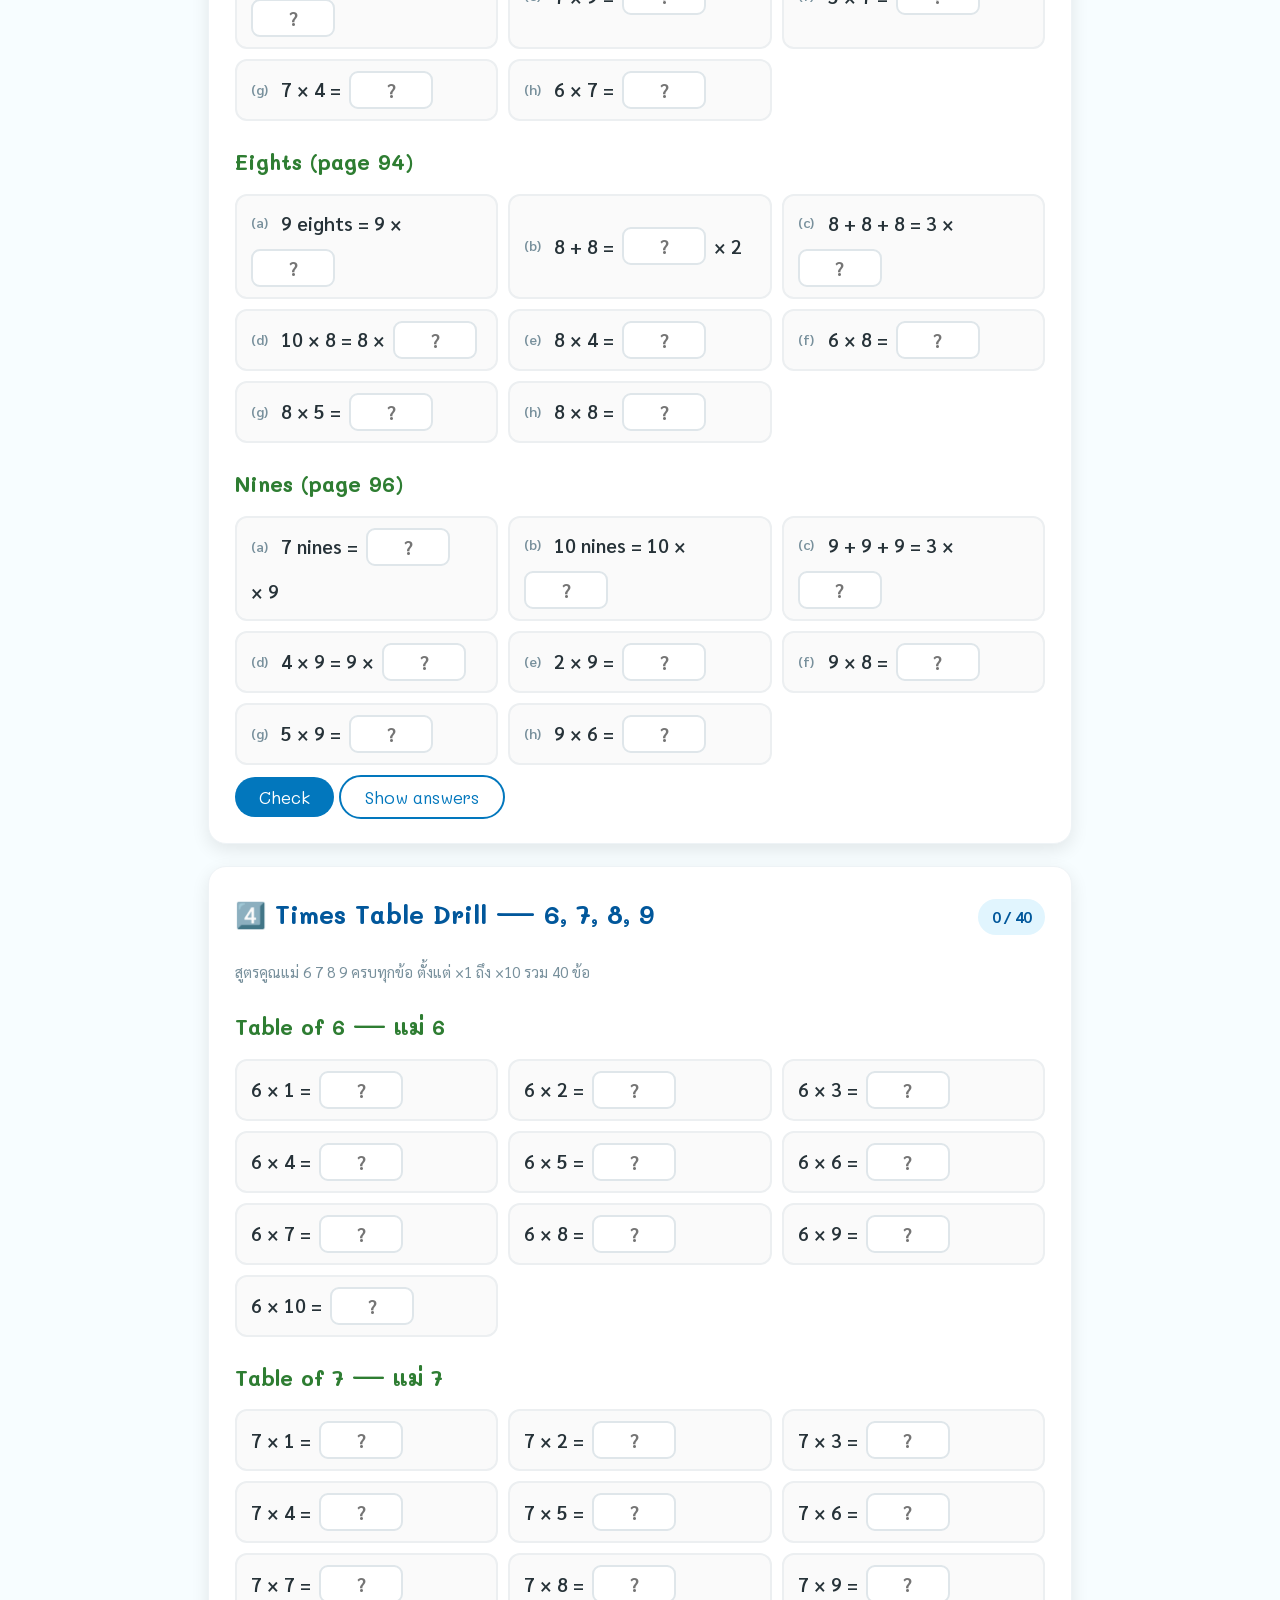
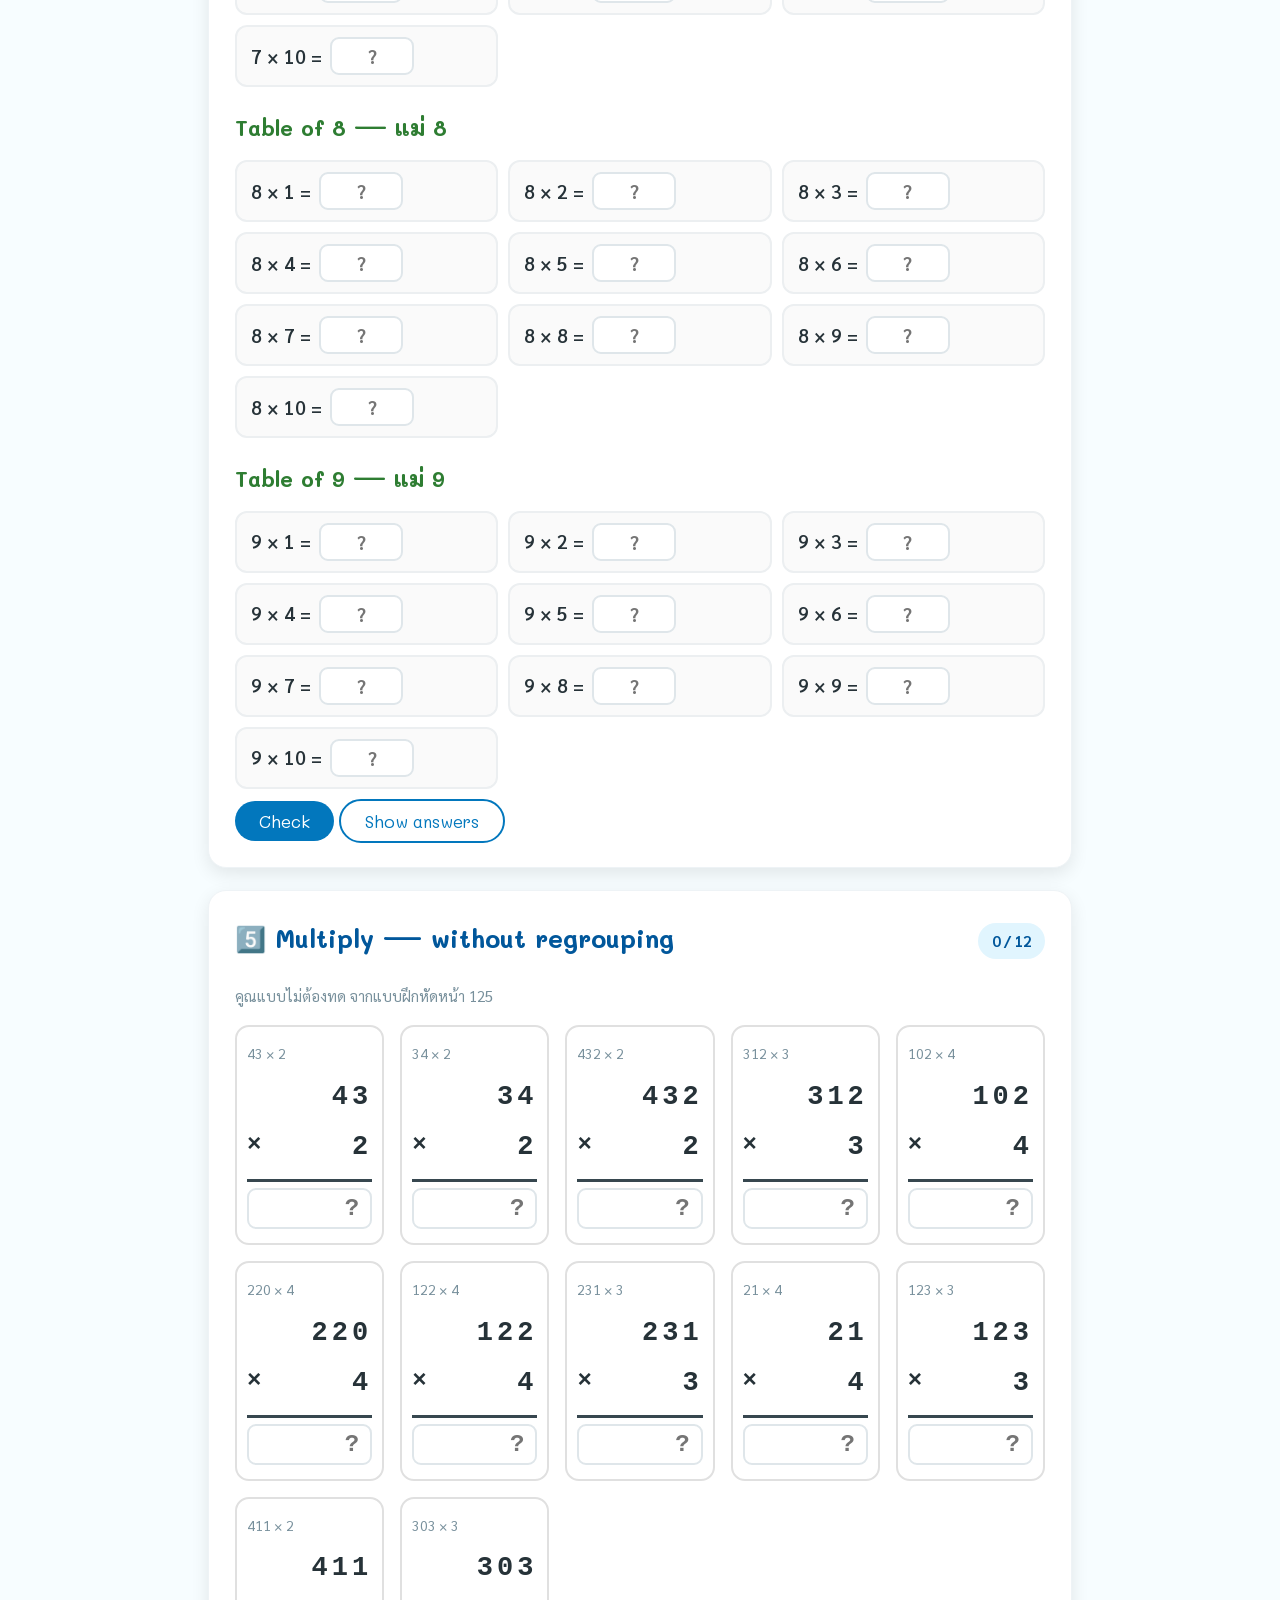
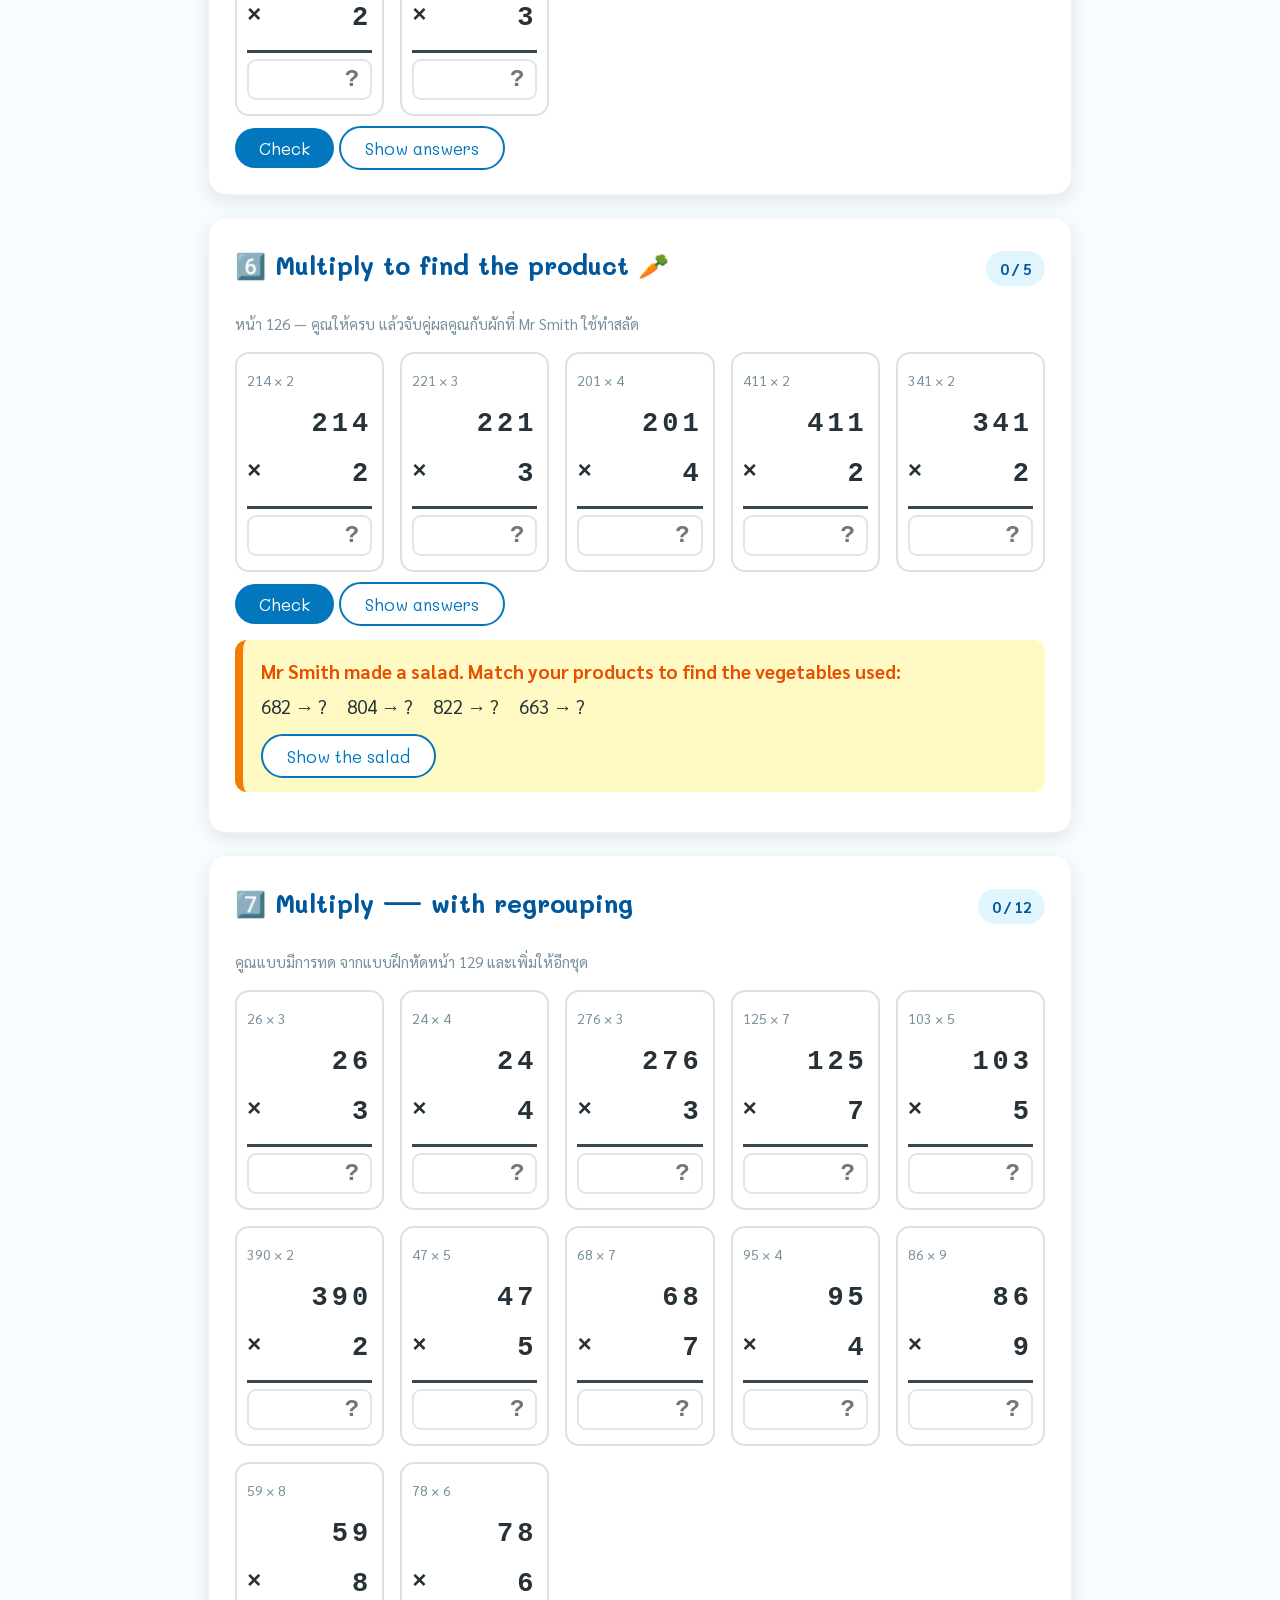
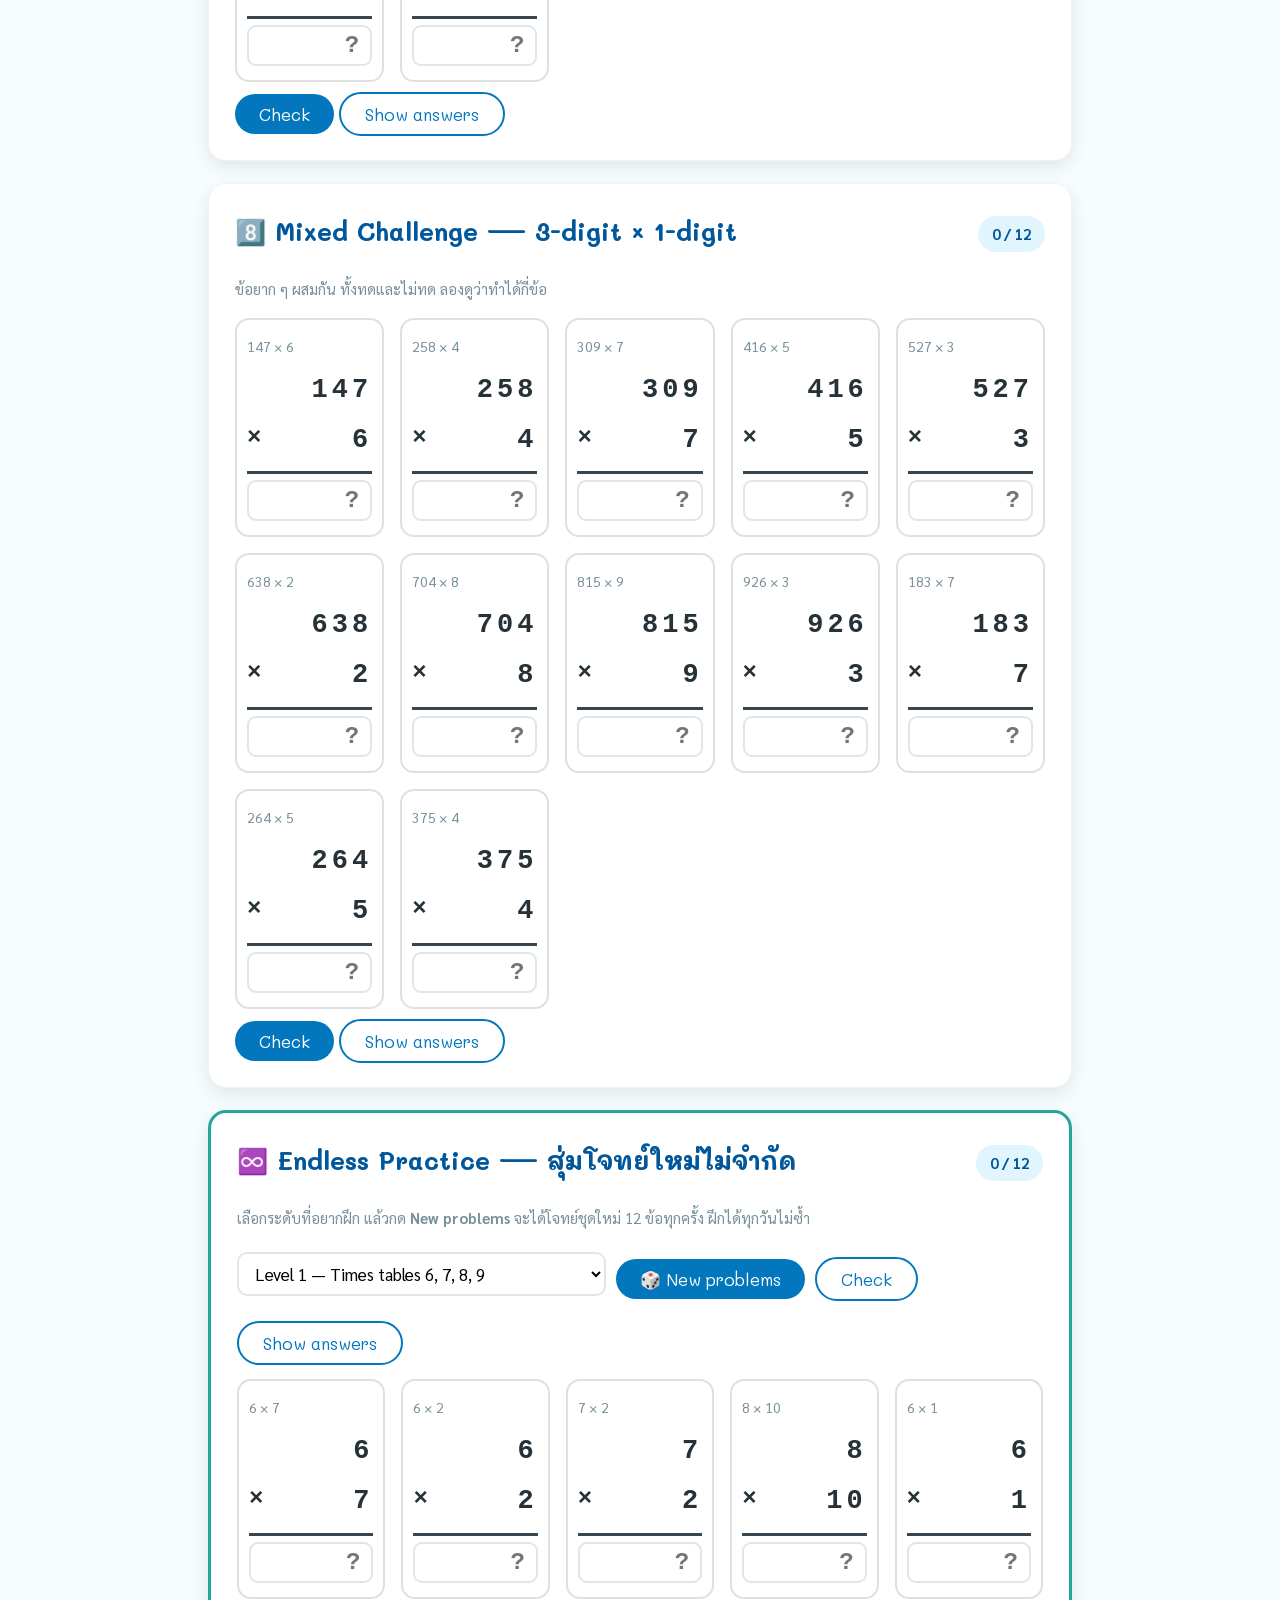
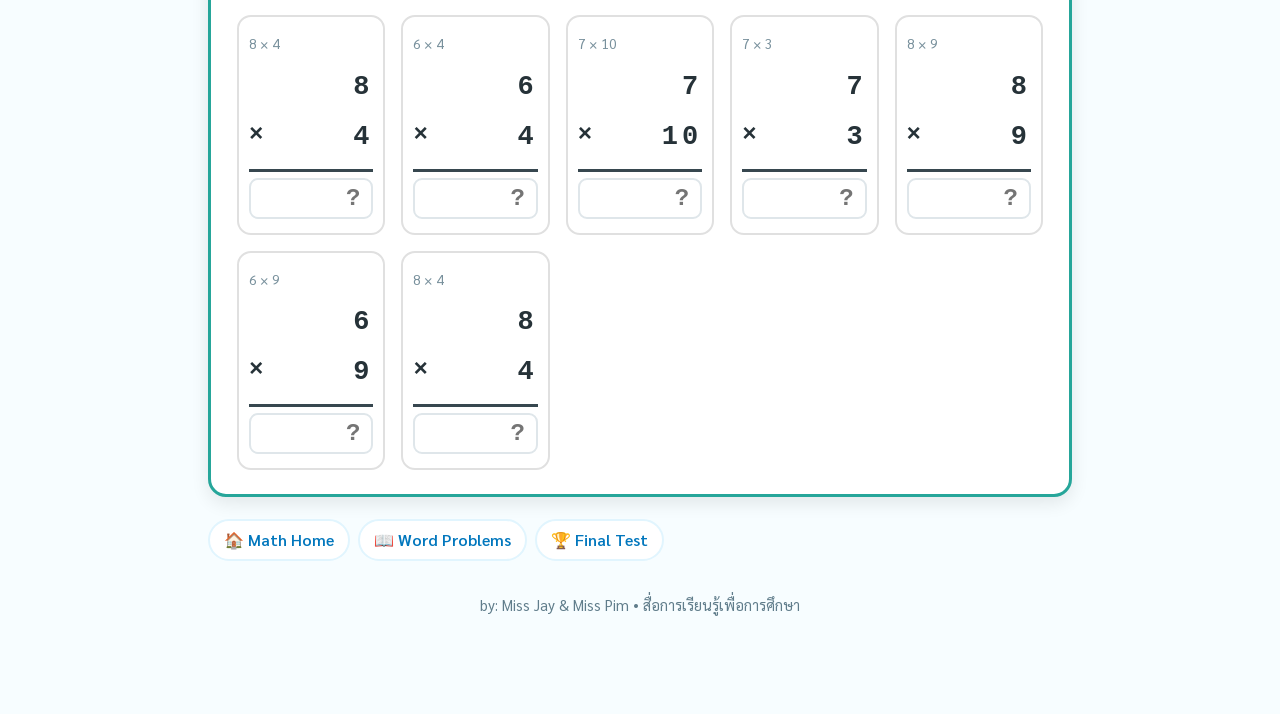
<file: practice.html>
<!DOCTYPE html>
<html lang="th">
<head>
<meta charset="UTF-8">
<meta name="viewport" content="width=device-width, initial-scale=1">
<title>Practice — Unit 5 Multiplication</title>
<link rel="stylesheet" href="style.css">
<style>
  .seq { display:flex; flex-wrap:wrap; gap:8px; align-items:center; margin:10px 0 18px; }
  .seq .n, .seq input {
    width:66px; text-align:center; font-family:inherit; font-size:18px; font-weight:700;
    border:2px solid #ffb74d; border-radius:10px; padding:8px 4px; background:#fff;
  }
  .seq .n { background:#fff3e0; }
  .seq input { border-color:#dfe6ea; }
  .seq input.right { background:#c8e6c9; border-color:#2e7d32; }
  .seq input.miss  { background:#ffcdd2; border-color:#d32f2f; }
  .seq .arrow { color:#e53935; font-weight:700; }
  .sec-head {
    display:flex; justify-content:space-between; align-items:center; gap:12px; flex-wrap:wrap;
  }
  .pill {
    background:#e1f5fe; color:#01579b; border-radius:999px; padding:4px 14px;
    font-size:15px; font-weight:700;
  }
  .toolbar { display:flex; gap:10px; flex-wrap:wrap; align-items:center; margin-top:12px; }
  .toolbar select {
    font-family:inherit; font-size:17px; padding:8px 12px;
    border:2px solid #dfe6ea; border-radius:10px; background:#fff;
  }
  .total {
    position:sticky; top:0; z-index:9; background:#0277bd; color:#fff;
    border-radius:0 0 16px 16px; padding:12px 18px; text-align:center;
    font-family:'Mali',sans-serif; font-size:19px; margin-bottom:20px;
    box-shadow:0 6px 18px rgba(0,0,0,.12);
  }
</style>
</head>
<body class="math">

<header class="site-head">
  <span class="unit">Unit 5 Multiplication</span>
  <h1>Practice Time! ✏️</h1>
  <p>โจทย์ครบทุกข้อจากหนังสือ + สุ่มโจทย์ใหม่ได้ไม่จำกัด</p>
</header>

<div class="wrap">
  <div class="total" id="total">Total correct: <b id="tsc">0</b> / <b id="ttot">0</b></div>

  <nav class="crumb">
    <a href="index.html">🏠 Math Home</a>
    <a href="lesson1.html">📖 Tables</a>
    <a href="quiz.html">🏆 Final Test</a>
  </nav>

  <!-- ============ 1. SKIP COUNTING ============ -->
  <div class="card">
    <div class="sec-head"><h2>1️⃣ Skip Counting</h2><span class="pill" id="p1"></span></div>
    <p class="th">เติมตัวเลขที่หายไปในการนับทีละ 6, 7, 8 และ 9</p>
    <div id="sec1"></div>
    <button class="btn" onclick="checkSec(1)">Check</button>
    <button class="btn ghost" onclick="keySec(1)">Show answers</button>
    <div class="fb" id="fb1"></div>
  </div>

  <!-- ============ 2. COUNT IN ... ============ -->
  <div class="card">
    <div class="sec-head"><h2>2️⃣ Count in sixes, sevens, eights, nines</h2><span class="pill" id="p2"></span></div>
    <p class="th">เติมตัวเลขที่หายไป บางข้อเริ่มจากตรงกลาง ต้องคิดย้อนกลับด้วยนะ</p>
    <div id="sec2"></div>
    <button class="btn" onclick="checkSec(2)">Check</button>
    <button class="btn ghost" onclick="keySec(2)">Show answers</button>
    <div class="fb" id="fb2"></div>
  </div>

  <!-- ============ 3. FILL IN THE MISSING NUMBERS ============ -->
  <div class="card">
    <div class="sec-head"><h2>3️⃣ Fill in the missing numbers</h2><span class="pill" id="p3"></span></div>
    <p class="th">โจทย์ชุดนี้มาจากแบบฝึกหัดหน้า 90, 92, 94 และ 96</p>
    <div id="sec3"></div>
    <button class="btn" onclick="checkSec(3)">Check</button>
    <button class="btn ghost" onclick="keySec(3)">Show answers</button>
    <div class="fb" id="fb3"></div>
  </div>

  <!-- ============ 4. TIMES TABLE DRILL ============ -->
  <div class="card">
    <div class="sec-head"><h2>4️⃣ Times Table Drill — 6, 7, 8, 9</h2><span class="pill" id="p4"></span></div>
    <p class="th">สูตรคูณแม่ 6 7 8 9 ครบทุกข้อ ตั้งแต่ ×1 ถึง ×10 รวม 40 ข้อ</p>
    <div id="sec4"></div>
    <button class="btn" onclick="checkSec(4)">Check</button>
    <button class="btn ghost" onclick="keySec(4)">Show answers</button>
    <div class="fb" id="fb4"></div>
  </div>

  <!-- ============ 5. WITHOUT REGROUPING ============ -->
  <div class="card">
    <div class="sec-head"><h2>5️⃣ Multiply — without regrouping</h2><span class="pill" id="p5"></span></div>
    <p class="th">คูณแบบไม่ต้องทด จากแบบฝึกหัดหน้า 125</p>
    <div class="sums" id="sec5"></div>
    <button class="btn" onclick="checkSec(5)">Check</button>
    <button class="btn ghost" onclick="keySec(5)">Show answers</button>
    <div class="fb" id="fb5"></div>
  </div>

  <!-- ============ 6. THE VEGETABLE PUZZLE ============ -->
  <div class="card">
    <div class="sec-head"><h2>6️⃣ Multiply to find the product 🥕</h2><span class="pill" id="p6"></span></div>
    <p class="th">
      หน้า 126 — คูณให้ครบ แล้วจับคู่ผลคูณกับผักที่ Mr Smith ใช้ทำสลัด
    </p>
    <div class="sums" id="sec6"></div>
    <button class="btn" onclick="checkSec(6)">Check</button>
    <button class="btn ghost" onclick="keySec(6)">Show answers</button>
    <div class="fb" id="fb6"></div>
    <div class="note" style="margin-top:14px">
      <b>Mr Smith made a salad. Match your products to find the vegetables used:</b><br>
      682 → ? &nbsp;&nbsp; 804 → ? &nbsp;&nbsp; 822 → ? &nbsp;&nbsp; 663 → ?
      <button class="btn ghost" style="display:block" onclick="tog('veg')">Show the salad</button>
      <div class="answer" id="veg">
        682 = 341 × 2 → 🥕 <b>carrot</b><br>
        804 = 201 × 4 → 🫑 <b>bell pepper</b><br>
        822 = 411 × 2 → 🫛 <b>peas</b><br>
        663 = 221 × 3 → 🍅 <b>tomato</b><br>
        (428 = 214 × 2 → 🎃 pumpkin was <b>not</b> used)
      </div>
    </div>
  </div>

  <!-- ============ 7. WITH REGROUPING ============ -->
  <div class="card">
    <div class="sec-head"><h2>7️⃣ Multiply — with regrouping</h2><span class="pill" id="p7"></span></div>
    <p class="th">คูณแบบมีการทด จากแบบฝึกหัดหน้า 129 และเพิ่มให้อีกชุด</p>
    <div class="sums" id="sec7"></div>
    <button class="btn" onclick="checkSec(7)">Check</button>
    <button class="btn ghost" onclick="keySec(7)">Show answers</button>
    <div class="fb" id="fb7"></div>
  </div>

  <!-- ============ 8. MIXED CHALLENGE ============ -->
  <div class="card">
    <div class="sec-head"><h2>8️⃣ Mixed Challenge — 3-digit × 1-digit</h2><span class="pill" id="p8"></span></div>
    <p class="th">ข้อยาก ๆ ผสมกัน ทั้งทดและไม่ทด ลองดูว่าทำได้กี่ข้อ</p>
    <div class="sums" id="sec8"></div>
    <button class="btn" onclick="checkSec(8)">Check</button>
    <button class="btn ghost" onclick="keySec(8)">Show answers</button>
    <div class="fb" id="fb8"></div>
  </div>

  <!-- ============ 9. RANDOM GENERATOR ============ -->
  <div class="card" style="border:3px solid #26a69a">
    <div class="sec-head"><h2>♾️ Endless Practice — สุ่มโจทย์ใหม่ไม่จำกัด</h2><span class="pill" id="p9"></span></div>
    <p class="th">
      เลือกระดับที่อยากฝึก แล้วกด <b>New problems</b> จะได้โจทย์ชุดใหม่ 12 ข้อทุกครั้ง
      ฝึกได้ทุกวันไม่ซ้ำ
    </p>
    <div class="toolbar">
      <select id="level">
        <option value="facts">Level 1 — Times tables 6, 7, 8, 9</option>
        <option value="d2nr">Level 2 — 2-digit × 1-digit (no regrouping)</option>
        <option value="d2r">Level 3 — 2-digit × 1-digit (with regrouping)</option>
        <option value="d3nr">Level 4 — 3-digit × 1-digit (no regrouping)</option>
        <option value="d3r">Level 5 — 3-digit × 1-digit (with regrouping)</option>
        <option value="mix">Level 6 — Mixed everything 🔥</option>
      </select>
      <button class="btn" onclick="newRandom()">🎲 New problems</button>
      <button class="btn ghost" onclick="checkRandom()">Check</button>
      <button class="btn ghost" onclick="keyRandom()">Show answers</button>
    </div>
    <div class="sums" id="sec9" style="margin-top:14px"></div>
    <div class="fb" id="fb9"></div>
  </div>

  <nav class="crumb">
    <a href="index.html">🏠 Math Home</a>
    <a href="lesson4.html">📖 Word Problems</a>
    <a href="quiz.html">🏆 Final Test</a>
  </nav>

  <p class="foot">by: Miss Jay &amp; Miss Pim • สื่อการเรียนรู้เพื่อการศึกษา</p>
</div>

<script>
/* =============== helpers =============== */
function tog(id){ document.getElementById(id).classList.toggle('show'); }

var SEC = {};                 /* section number -> array of item objects */
function reg(n, item){ (SEC[n] = SEC[n] || []).push(item); }

function makeInput(ans){
  var i = document.createElement('input');
  i.type = 'text';
  i.inputMode = 'numeric';
  i.placeholder = '?';
  i.dataset.ans = ans;
  return i;
}

/* =============== 1. SKIP COUNTING =============== */
var SKIP = [
  { by: 6, title: 'Skip count in 6s — นับทีละ 6', given: [0] },
  { by: 7, title: 'Skip count in 7s — นับทีละ 7', given: [0] },
  { by: 8, title: 'Skip count in 8s — นับทีละ 8', given: [0] },
  { by: 9, title: 'Skip count in 9s — นับทีละ 9', given: [0] }
];

(function(){
  var wrap = document.getElementById('sec1');
  SKIP.forEach(function(s){
    var h = document.createElement('h3');
    h.textContent = s.title;
    wrap.appendChild(h);

    var row = document.createElement('div');
    row.className = 'seq';
    for (var k = 1; k <= 10; k++) {
      if (k > 1) {
        var ar = document.createElement('span');
        ar.className = 'arrow';
        ar.textContent = '→';
        row.appendChild(ar);
      }
      var val = s.by * k;
      if (s.given.indexOf(k - 1) > -1) {
        var n = document.createElement('span');
        n.className = 'n';
        n.textContent = val;
        row.appendChild(n);
      } else {
        var inp = makeInput(val);
        row.appendChild(inp);
        reg(1, { input: inp, ans: val });
      }
    }
    wrap.appendChild(row);
  });
})();

/* =============== 2. COUNT IN ... =============== */
var COUNTS = [
  { label: 'Count in sixes (a)',  vals: [36, 42, 48, null, null] },
  { label: 'Count in sixes (b)',  vals: [12, null, 24, null, 36, 42] },
  { label: 'Count in sevens (a)', vals: [14, null, 28, null, 42] },
  { label: 'Count in sevens (b)', vals: [42, 49, null, null, 70] },
  { label: 'Count in eights (a)', vals: [16, null, 32, null, 48] },
  { label: 'Count in eights (b)', vals: [48, null, null, 72, 80] },
  { label: 'Count in nines (a)',  vals: [54, 63, null, null, 90] },
  { label: 'Count in nines (b)',  vals: [null, 27, null, 45, 54] }
];
var COUNT_STEP = [6, 6, 7, 7, 8, 8, 9, 9];

(function(){
  var wrap = document.getElementById('sec2');
  COUNTS.forEach(function(c, ci){
    var h = document.createElement('h3');
    h.textContent = c.label;
    wrap.appendChild(h);

    /* work out the real value at every position from the first known one */
    var step = COUNT_STEP[ci], baseIdx = -1, baseVal = 0;
    c.vals.forEach(function(v, i){ if (v !== null && baseIdx < 0) { baseIdx = i; baseVal = v; } });

    var row = document.createElement('div');
    row.className = 'seq';
    c.vals.forEach(function(v, i){
      var real = baseVal + (i - baseIdx) * step;
      if (v !== null) {
        var n = document.createElement('span');
        n.className = 'n';
        n.textContent = v;
        row.appendChild(n);
      } else {
        var inp = makeInput(real);
        row.appendChild(inp);
        reg(2, { input: inp, ans: real });
      }
    });
    wrap.appendChild(row);
  });
})();

/* =============== 3. FILL IN THE MISSING NUMBERS =============== */
/* text uses ___ as the blank marker */
var FILLS = [
  ['(a)', '7 sixes = 7 × ___', 6],
  ['(b)', '10 sixes = ___ × 6', 10],
  ['(c)', '6 + 6 + 6 = 3 × ___', 6],
  ['(d)', '6 × 9 = 9 × ___', 6],
  ['(e)', '6 × 4 = ___', 24],
  ['(f)', '8 × 6 = ___', 48],
  ['(g)', '5 × 6 = ___', 30],
  ['(h)', '6 × 2 = ___', 12],

  ['(a)', '7 sevens = 7 × ___', 7],
  ['(b)', '7 + 7 = 2 × ___', 7],
  ['(c)', '7 + 7 + 7 = 3 × ___', 7],
  ['(d)', '7 × 10 = 10 × ___', 7],
  ['(e)', '7 × 9 = ___', 63],
  ['(f)', '5 × 7 = ___', 35],
  ['(g)', '7 × 4 = ___', 28],
  ['(h)', '6 × 7 = ___', 42],

  ['(a)', '9 eights = 9 × ___', 8],
  ['(b)', '8 + 8 = ___ × 2', 8],
  ['(c)', '8 + 8 + 8 = 3 × ___', 8],
  ['(d)', '10 × 8 = 8 × ___', 10],
  ['(e)', '8 × 4 = ___', 32],
  ['(f)', '6 × 8 = ___', 48],
  ['(g)', '8 × 5 = ___', 40],
  ['(h)', '8 × 8 = ___', 64],

  ['(a)', '7 nines = ___ × 9', 7],
  ['(b)', '10 nines = 10 × ___', 9],
  ['(c)', '9 + 9 + 9 = 3 × ___', 9],
  ['(d)', '4 × 9 = 9 × ___', 4],
  ['(e)', '2 × 9 = ___', 18],
  ['(f)', '9 × 8 = ___', 72],
  ['(g)', '5 × 9 = ___', 45],
  ['(h)', '9 × 6 = ___', 54]
];

(function(){
  var wrap = document.getElementById('sec3');
  var titles = ['Sixes (page 90)', 'Sevens (page 92)', 'Eights (page 94)', 'Nines (page 96)'];
  for (var g = 0; g < 4; g++) {
    var h = document.createElement('h3');
    h.textContent = titles[g];
    wrap.appendChild(h);

    var grid = document.createElement('div');
    grid.className = 'fills';
    for (var k = 0; k < 8; k++) {
      var f = FILLS[g * 8 + k];
      var row = document.createElement('div');
      row.className = 'fill1';

      var tag = document.createElement('span');
      tag.className = 'tag';
      tag.textContent = f[0];
      row.appendChild(tag);

      var parts = f[1].split('___');
      var left = document.createElement('span');
      left.textContent = parts[0];
      row.appendChild(left);

      var inp = makeInput(f[2]);
      row.appendChild(inp);
      reg(3, { input: inp, ans: f[2] });

      if (parts[1]) {
        var right = document.createElement('span');
        right.textContent = parts[1];
        row.appendChild(right);
      }
      grid.appendChild(row);
    }
    wrap.appendChild(grid);
  }
})();

/* =============== 4. TIMES TABLE DRILL =============== */
(function(){
  var wrap = document.getElementById('sec4');
  [6, 7, 8, 9].forEach(function(base){
    var h = document.createElement('h3');
    h.textContent = 'Table of ' + base + ' — แม่ ' + base;
    wrap.appendChild(h);

    var grid = document.createElement('div');
    grid.className = 'fills';
    for (var k = 1; k <= 10; k++) {
      var row = document.createElement('div');
      row.className = 'fill1';
      var lab = document.createElement('span');
      lab.textContent = base + ' × ' + k + ' =';
      row.appendChild(lab);
      var inp = makeInput(base * k);
      row.appendChild(inp);
      reg(4, { input: inp, ans: base * k });
      grid.appendChild(row);
    }
    wrap.appendChild(grid);
  });
})();

/* =============== column-sum sections =============== */
function buildSums(secNo, containerId, pairs){
  var wrap = document.getElementById(containerId);
  pairs.forEach(function(p){
    var a = p[0], b = p[1], ans = a * b;
    var box = document.createElement('div');
    box.className = 'sum';
    box.innerHTML =
      '<div class="lbl">' + a + ' × ' + b + '</div>' +
      '<div class="a">' + a + '</div>' +
      '<div class="b">' + b + '</div><hr>';
    var inp = makeInput(ans);
    box.appendChild(inp);
    var key = document.createElement('div');
    key.className = 'key';
    key.textContent = '= ' + ans;
    box.appendChild(key);
    wrap.appendChild(box);
    reg(secNo, { input: inp, key: key, ans: ans });
  });
}

/* 5 — without regrouping (page 125) */
buildSums(5, 'sec5', [
  [43,2],[34,2],[432,2],[312,3],
  [102,4],[220,4],[122,4],[231,3],
  [21,4],[123,3],[411,2],[303,3]
]);

/* 6 — page 126 vegetable puzzle */
buildSums(6, 'sec6', [[214,2],[221,3],[201,4],[411,2],[341,2]]);

/* 7 — with regrouping (page 129 + extra) */
buildSums(7, 'sec7', [
  [26,3],[24,4],[276,3],[125,7],[103,5],[390,2],
  [47,5],[68,7],[95,4],[86,9],[59,8],[78,6]
]);

/* 8 — mixed challenge */
buildSums(8, 'sec8', [
  [147,6],[258,4],[309,7],[416,5],[527,3],[638,2],
  [704,8],[815,9],[926,3],[183,7],[264,5],[375,4]
]);

/* =============== 9. RANDOM GENERATOR =============== */
var randItems = [];

function rnd(min, max){ return min + Math.floor(Math.random() * (max - min + 1)); }

function genPair(level){
  var a, b, d;
  if (level === 'facts') {
    return [rnd(6, 9), rnd(1, 10)];
  }
  if (level === 'd2nr') {                 /* 2-digit, no carrying */
    b = rnd(2, 4);
    var tens = rnd(1, Math.floor(9 / b));
    var ones = rnd(0, Math.floor(9 / b));
    return [tens * 10 + ones, b];
  }
  if (level === 'd2r') {                  /* 2-digit, guaranteed carrying */
    do { a = rnd(12, 99); b = rnd(3, 9); } while (a % 10 * b < 10);
    return [a, b];
  }
  if (level === 'd3nr') {                 /* 3-digit, no carrying */
    b = rnd(2, 3);
    var h = rnd(1, Math.floor(9 / b));
    var t = rnd(0, Math.floor(9 / b));
    var o = rnd(0, Math.floor(9 / b));
    return [h * 100 + t * 10 + o, b];
  }
  if (level === 'd3r') {                  /* 3-digit, guaranteed carrying */
    do { a = rnd(105, 989); b = rnd(3, 9); } while (a % 10 * b < 10);
    return [a, b];
  }
  /* mix */
  var levels = ['facts', 'd2nr', 'd2r', 'd3nr', 'd3r'];
  return genPair(levels[rnd(0, levels.length - 1)]);
}

function newRandom(){
  var level = document.getElementById('level').value;
  var wrap = document.getElementById('sec9');
  wrap.innerHTML = '';
  randItems = [];
  document.getElementById('fb9').className = 'fb';

  for (var i = 0; i < 12; i++) {
    var p = genPair(level);
    var a = p[0], b = p[1], ans = a * b;
    var box = document.createElement('div');
    box.className = 'sum';
    box.innerHTML =
      '<div class="lbl">' + a + ' × ' + b + '</div>' +
      '<div class="a">' + a + '</div>' +
      '<div class="b">' + b + '</div><hr>';
    var inp = makeInput(ans);
    box.appendChild(inp);
    var key = document.createElement('div');
    key.className = 'key';
    key.textContent = '= ' + ans;
    box.appendChild(key);
    wrap.appendChild(box);
    randItems.push({ input: inp, key: key, ans: ans });
  }
  updatePill(9, 0, 12);
}

function checkRandom(){
  var right = 0, blank = 0;
  randItems.forEach(function(it){
    it.input.classList.remove('right','miss');
    var v = it.input.value.replace(/[\s,]/g,'');
    if (v === '') { blank++; return; }
    if (parseInt(v, 10) === it.ans) { it.input.classList.add('right'); right++; }
    else { it.input.classList.add('miss'); it.key.classList.add('show'); }
  });
  report(9, right, randItems.length, blank);
}
function keyRandom(){ randItems.forEach(function(it){ it.key.classList.add('show'); }); }

/* =============== check / report =============== */
function checkSec(n){
  var list = SEC[n] || [];
  var right = 0, blank = 0;
  list.forEach(function(it){
    it.input.classList.remove('right','miss');
    var v = it.input.value.replace(/[\s,]/g,'');
    if (v === '') { blank++; return; }
    if (parseInt(v, 10) === it.ans) { it.input.classList.add('right'); right++; }
    else {
      it.input.classList.add('miss');
      if (it.key) it.key.classList.add('show');
    }
  });
  report(n, right, list.length, blank);
}

function keySec(n){
  (SEC[n] || []).forEach(function(it){
    if (it.key) it.key.classList.add('show');
    else if (!it.input.value) { it.input.value = it.ans; it.input.classList.add('right'); }
  });
}

function report(n, right, total, blank){
  var fb = document.getElementById('fb' + n);
  fb.className = 'fb show ' + (right === total ? 'ok' : 'no');
  fb.innerHTML = (right === total ? '🏆 ' : '📘 ') +
    '<b>' + right + ' / ' + total + ' correct</b>' +
    (blank ? ' &nbsp;(ยังไม่ได้ตอบ ' + blank + ' ข้อ)' : '') +
    (right === total ? ' — Perfect! เก่งมากเลย' : ' — ข้อสีแดงคือยังไม่ถูก ลองคิดใหม่อีกทีนะ');
  updatePill(n, right, total);
  updateTotal();
}

function updatePill(n, right, total){
  var el = document.getElementById('p' + n);
  if (el) el.textContent = right + ' / ' + total;
}

function updateTotal(){
  var right = 0, total = 0;
  for (var n = 1; n <= 8; n++) {
    (SEC[n] || []).forEach(function(it){
      total++;
      if (it.input.classList.contains('right')) right++;
    });
  }
  randItems.forEach(function(it){
    total++;
    if (it.input.classList.contains('right')) right++;
  });
  document.getElementById('tsc').textContent = right;
  document.getElementById('ttot').textContent = total;
}

/* init pills + first random set */
for (var n = 1; n <= 8; n++) updatePill(n, 0, (SEC[n] || []).length);
newRandom();
updateTotal();
</script>
</body>
</html>
</file>
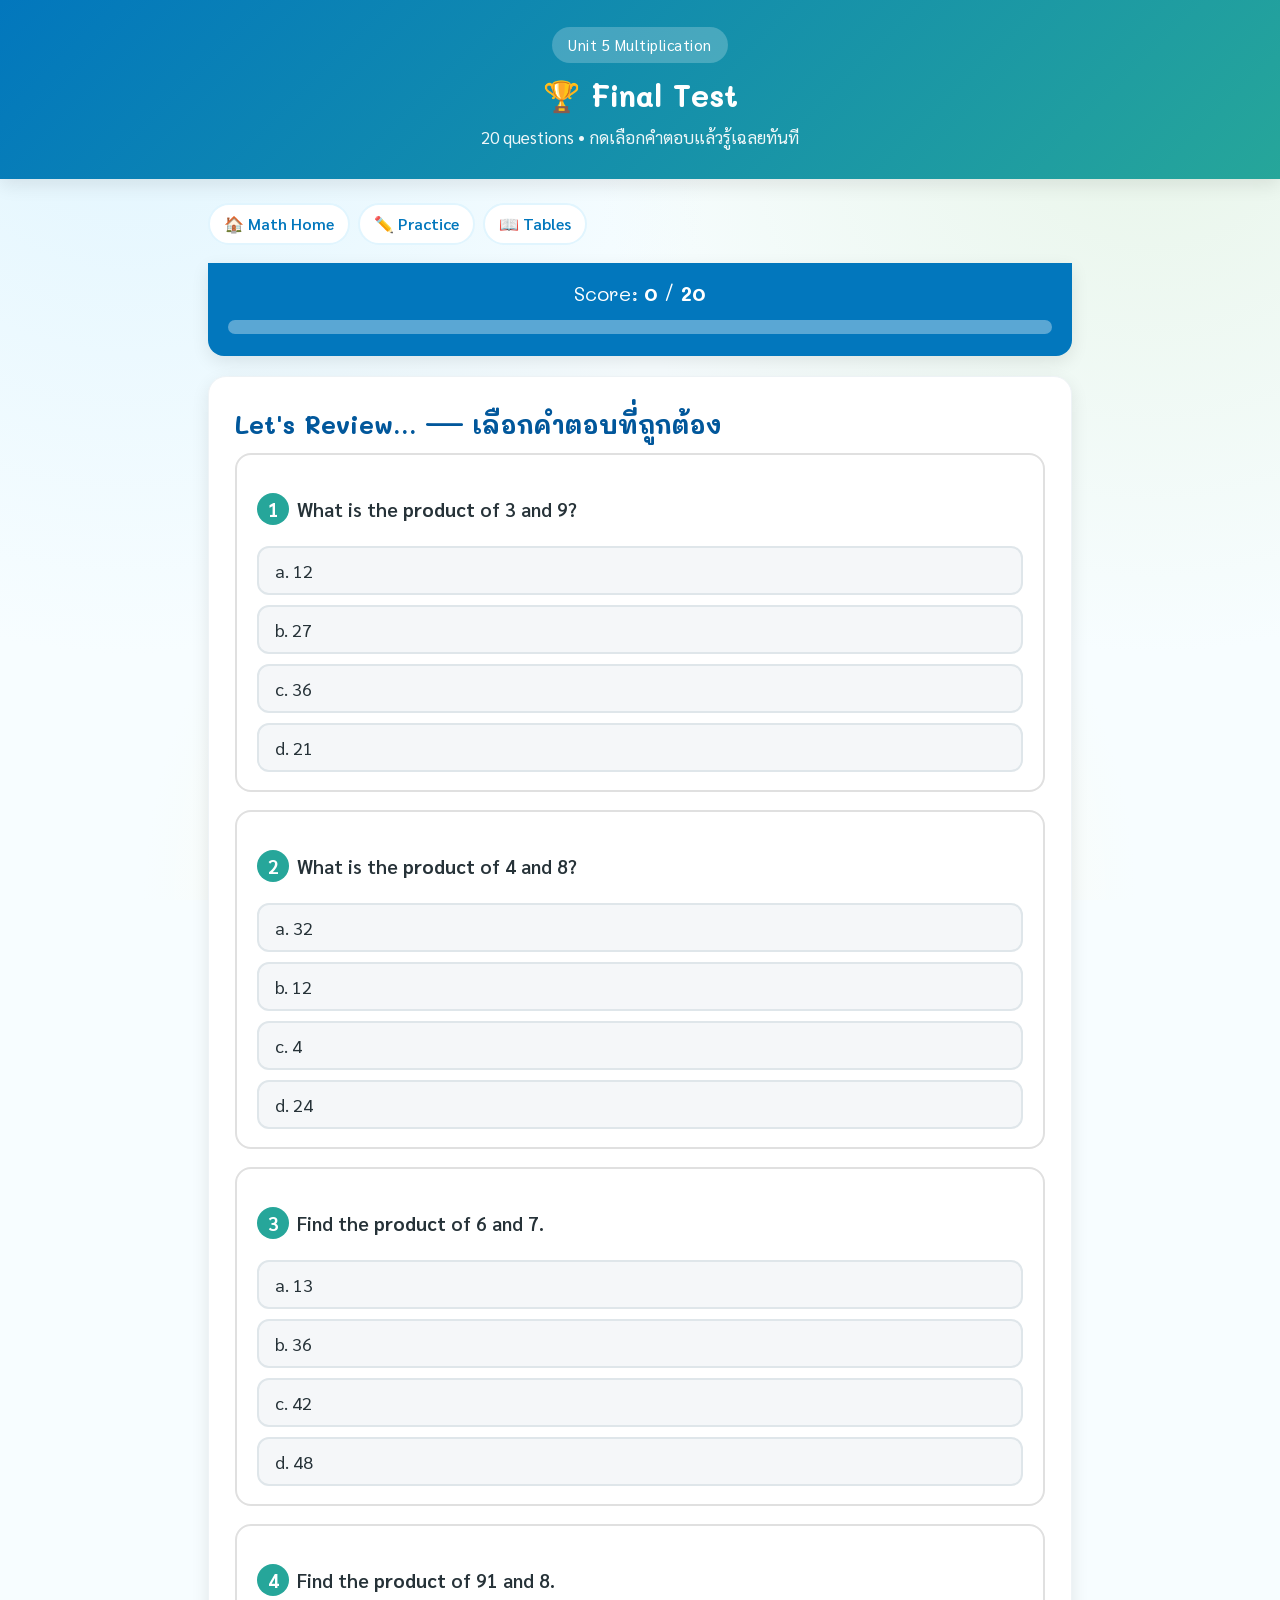
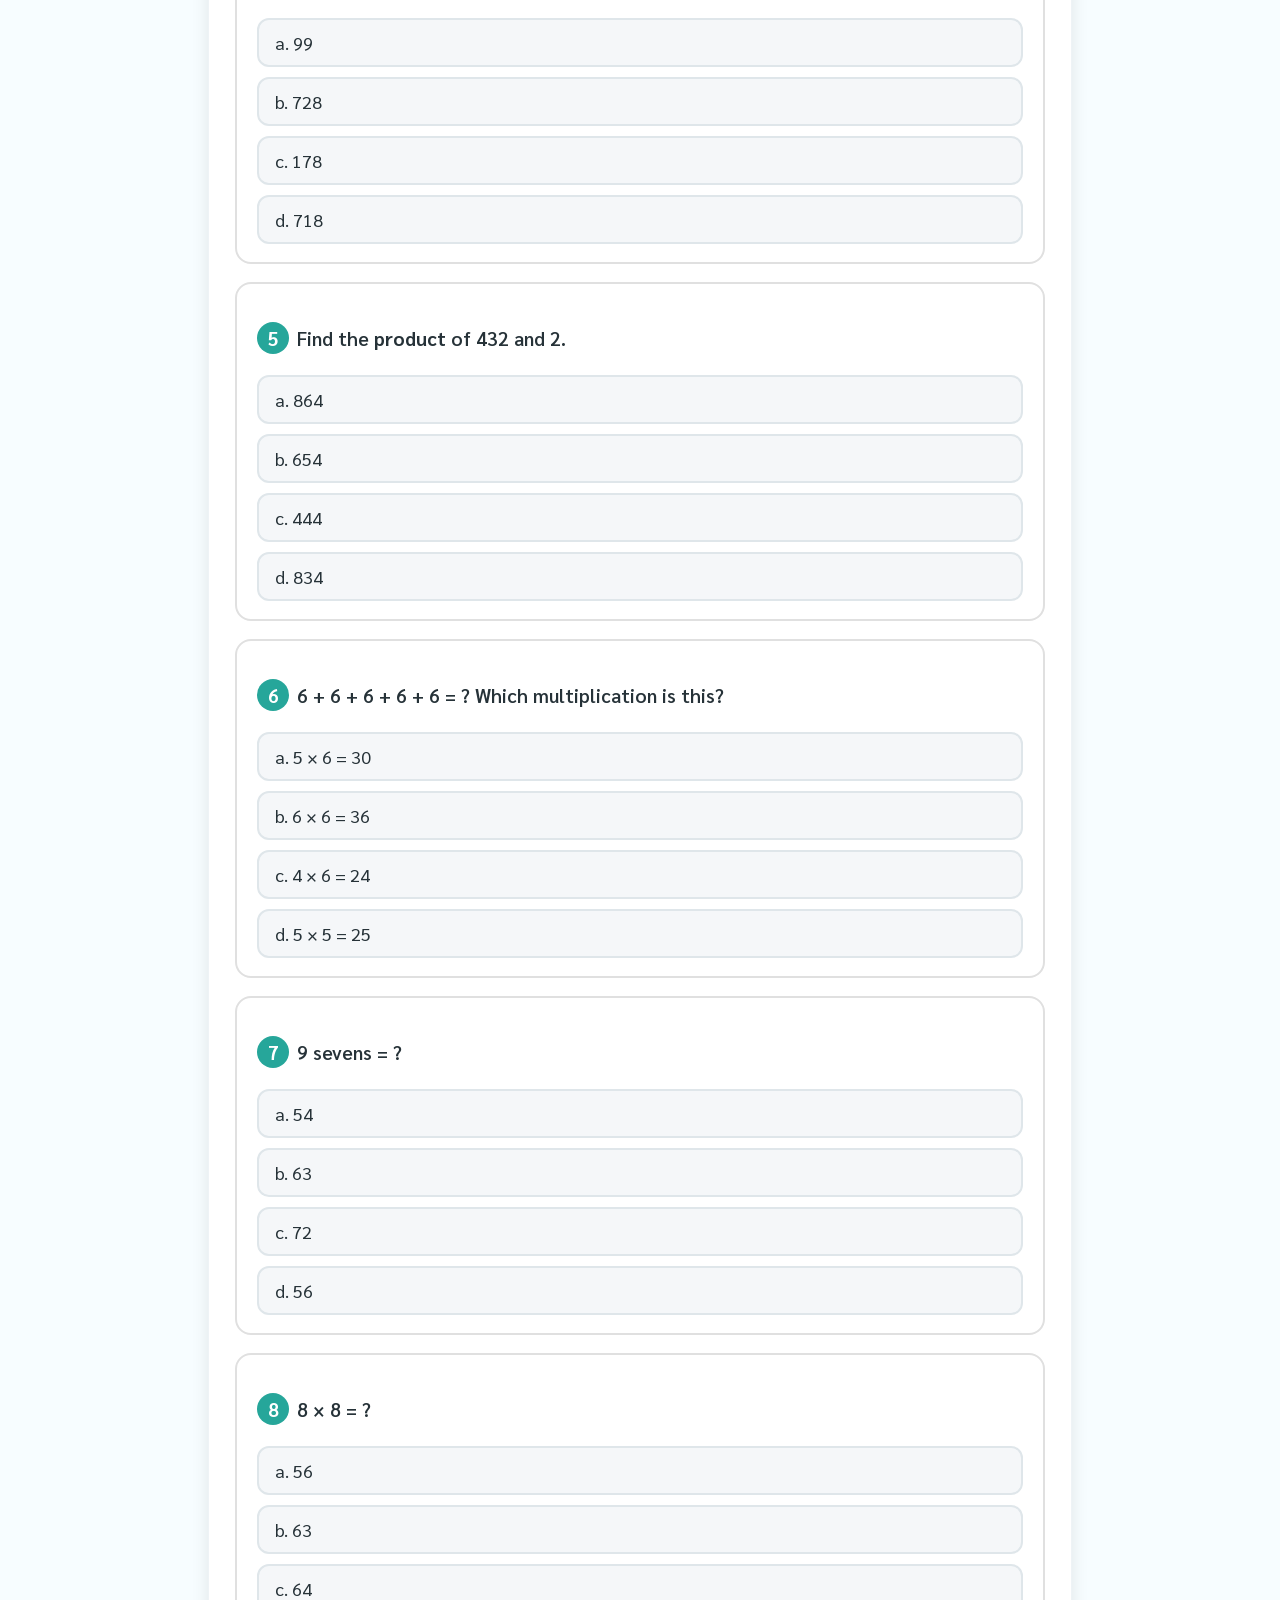
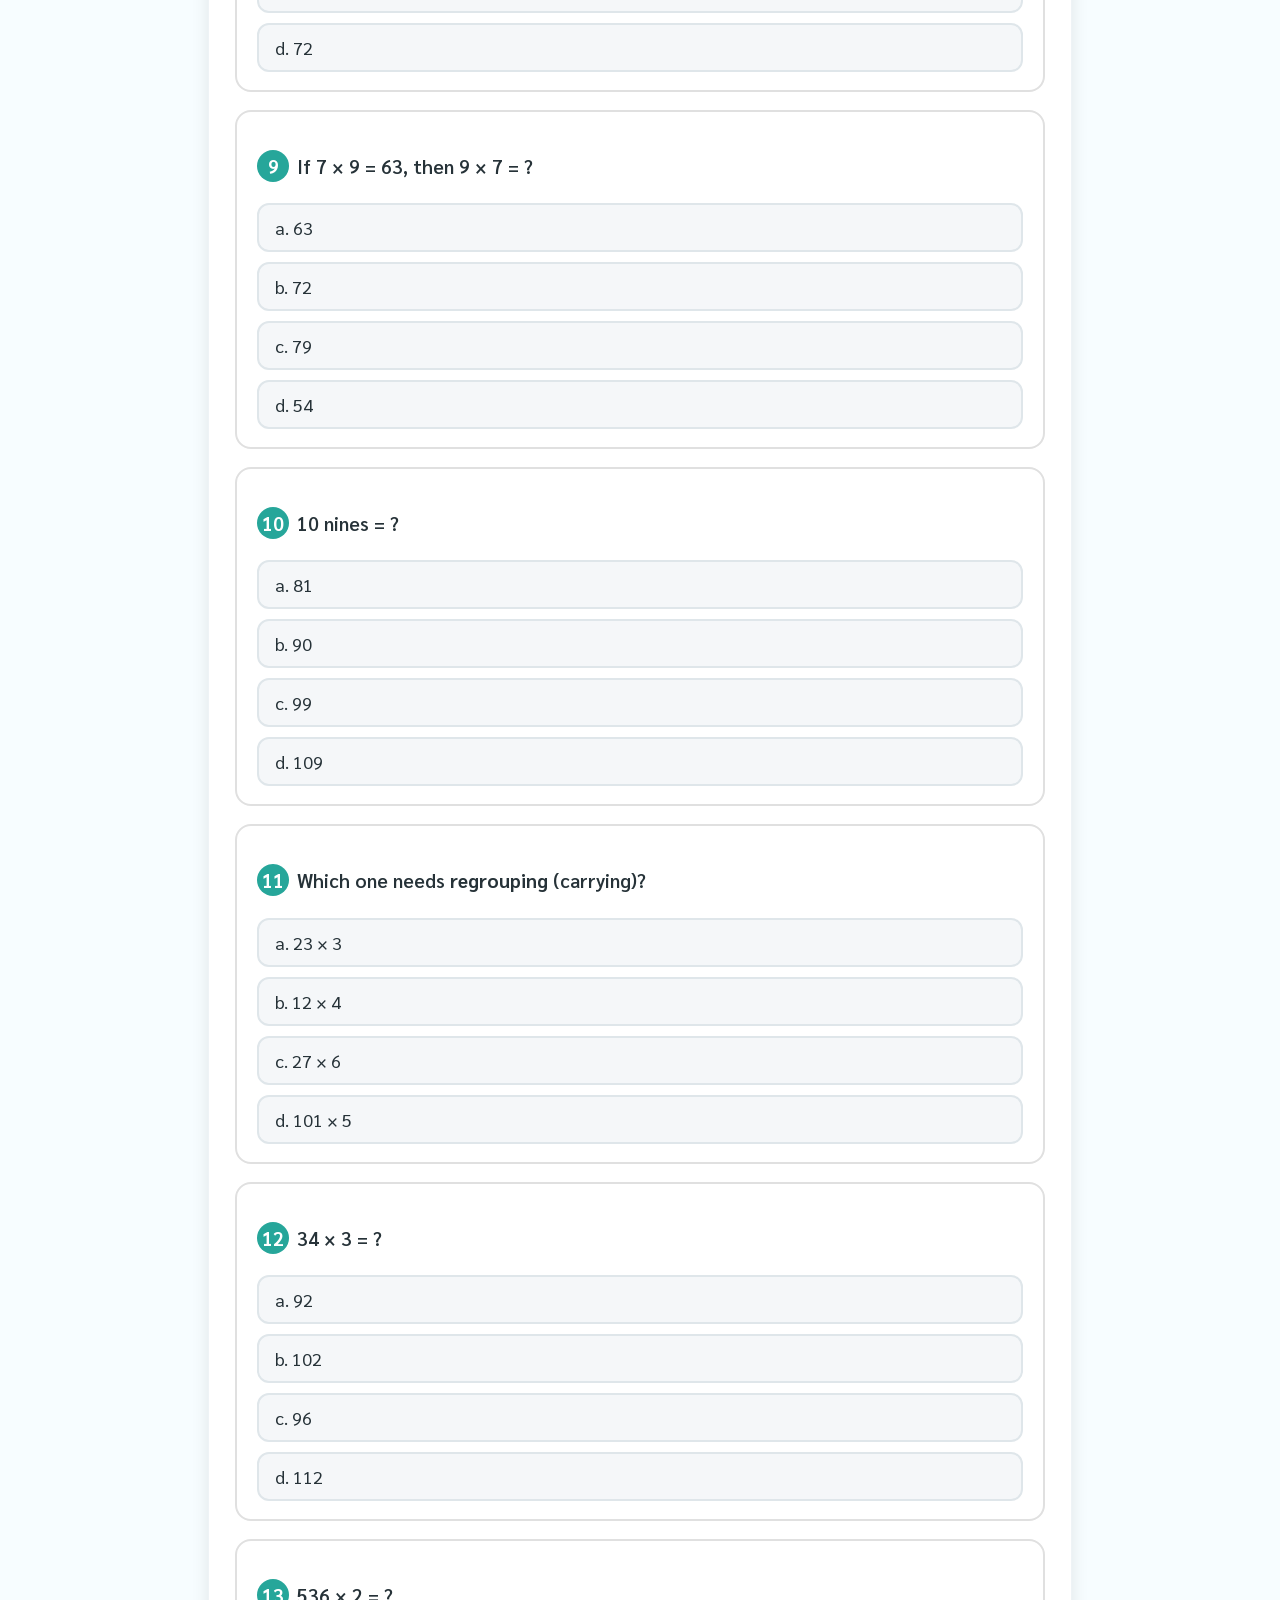
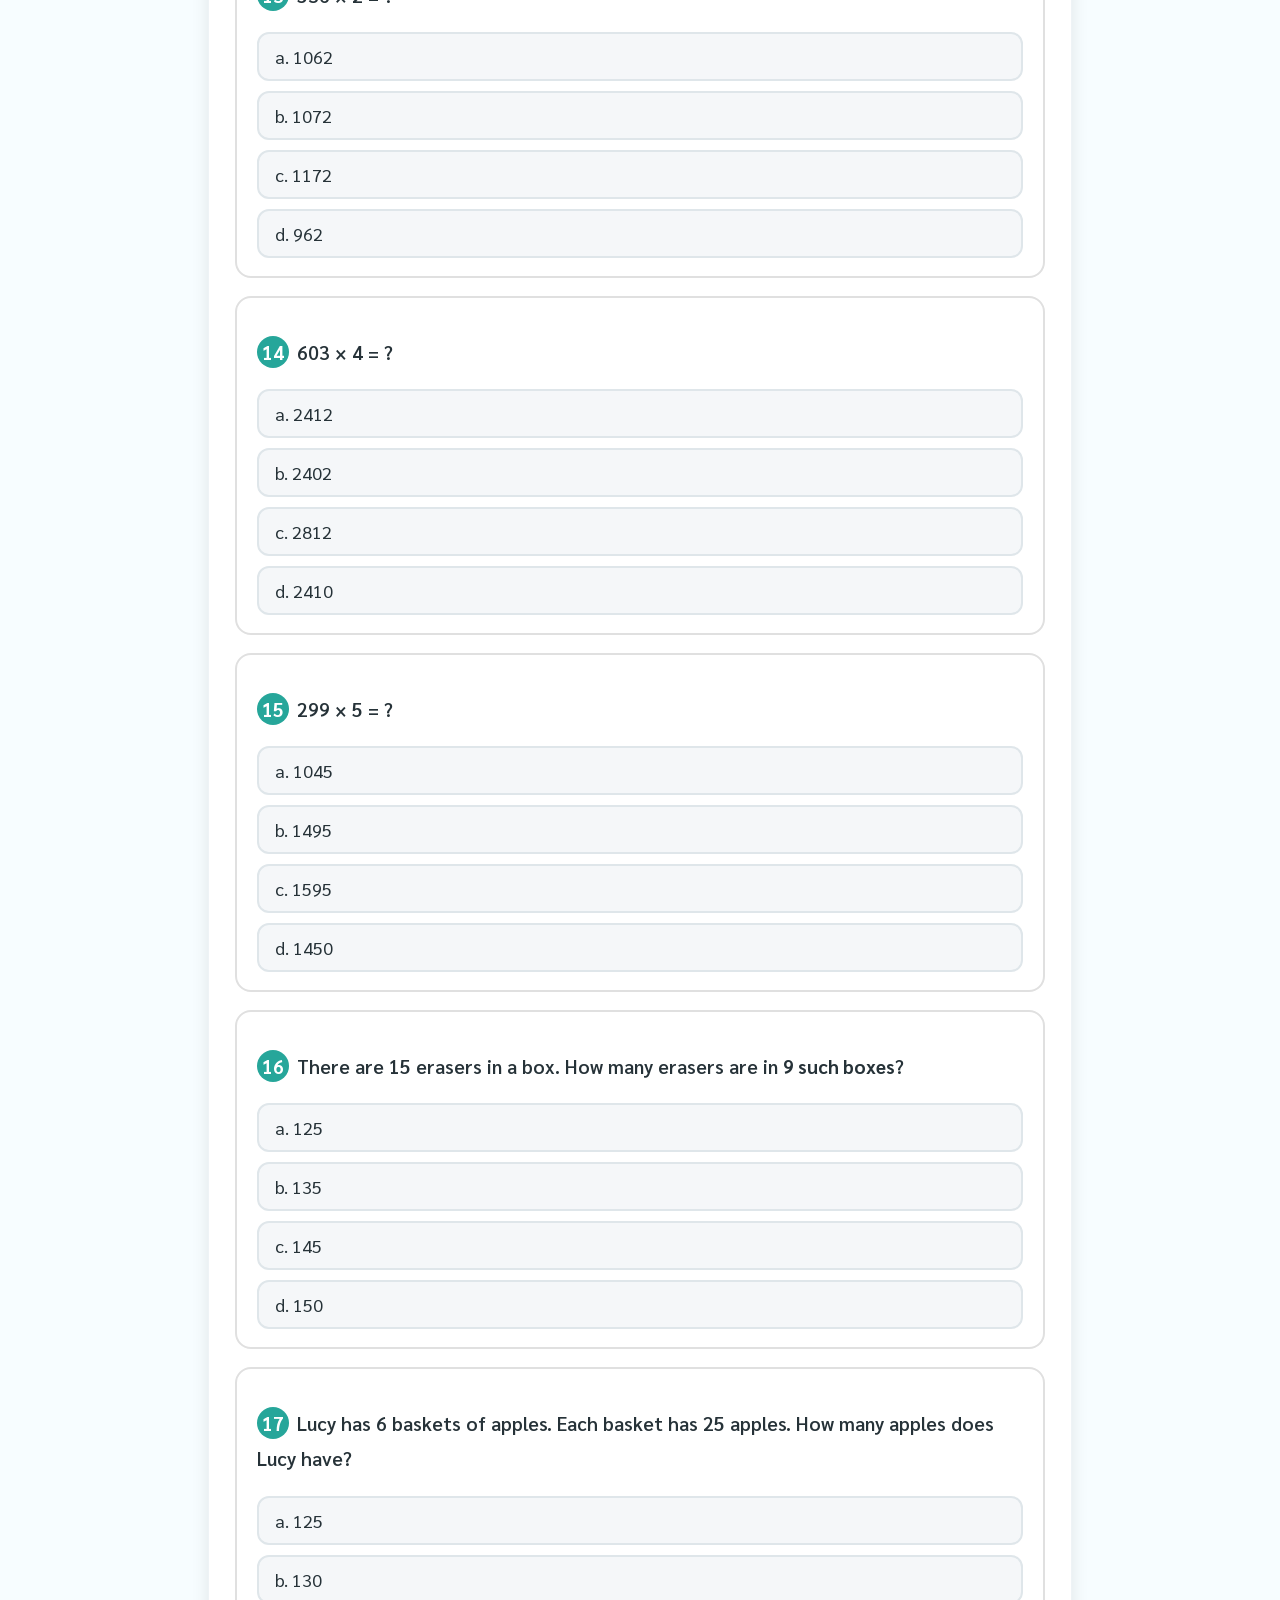
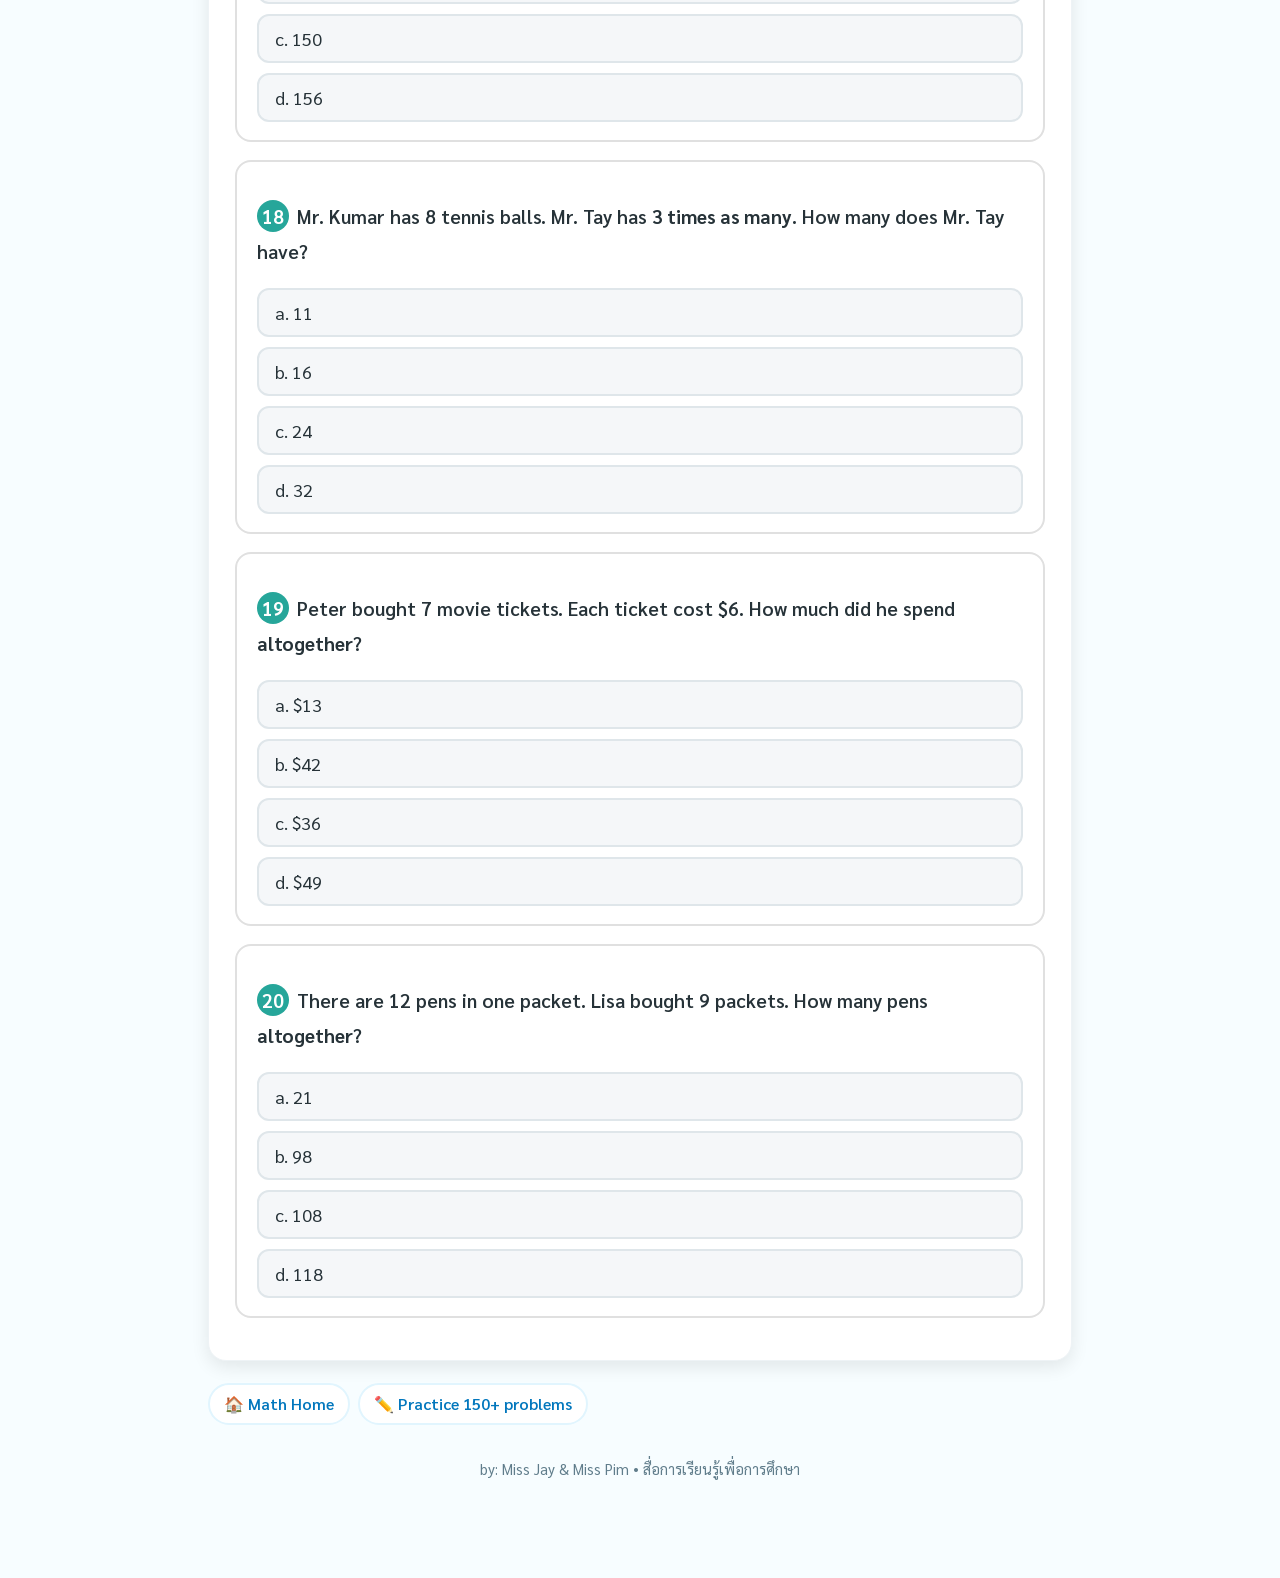
<file: quiz.html>
<!DOCTYPE html>
<html lang="th">
<head>
<meta charset="UTF-8">
<meta name="viewport" content="width=device-width, initial-scale=1">
<title>Final Test — Unit 5 Multiplication</title>
<link rel="stylesheet" href="style.css">
<style>
  .bar{height:14px;background:rgba(255,255,255,.35);border-radius:999px;overflow:hidden;margin-top:8px;}
  .bar > i{display:block;height:100%;width:0;background:#ffd54f;transition:width .3s;}
  .result{display:none;text-align:center;padding:26px;}
  .result.show{display:block;}
  .result .big{font-size:52px;font-family:'Mali',sans-serif;}
</style>
</head>
<body class="math">

<header class="site-head">
  <span class="unit">Unit 5 Multiplication</span>
  <h1>🏆 Final Test</h1>
  <p>20 questions • กดเลือกคำตอบแล้วรู้เฉลยทันที</p>
</header>

<div class="wrap">
  <nav class="crumb">
    <a href="index.html">🏠 Math Home</a>
    <a href="practice.html">✏️ Practice</a>
    <a href="lesson1.html">📖 Tables</a>
  </nav>

  <div class="score" id="score">
    Score: <b id="sc">0</b> / <b id="tot">0</b>
    <div class="bar"><i id="bar"></i></div>
  </div>

  <div class="card">
    <h2>Let's Review… — เลือกคำตอบที่ถูกต้อง</h2>
    <div id="quiz"></div>
  </div>

  <div class="card result" id="result">
    <div class="big" id="rbig">🎉</div>
    <h2 style="justify-content:center" id="rtitle"></h2>
    <p id="rtext"></p>
    <button class="btn" onclick="location.reload()">Try again</button>
    <a class="btn ghost" style="text-decoration:none;display:inline-block" href="practice.html">Go and practise more</a>
  </div>

  <nav class="crumb" style="margin-top:20px">
    <a href="index.html">🏠 Math Home</a>
    <a href="practice.html">✏️ Practice 150+ problems</a>
  </nav>

  <p class="foot">by: Miss Jay &amp; Miss Pim • สื่อการเรียนรู้เพื่อการศึกษา</p>
</div>

<script>
var QUESTIONS = [
  { q: 'What is the <b>product</b> of 3 and 9?', opts: ['12','27','36','21'], ans: 1,
    why: '3 × 9 = 27' },
  { q: 'What is the <b>product</b> of 4 and 8?', opts: ['32','12','4','24'], ans: 0,
    why: '4 × 8 = 32' },
  { q: 'Find the <b>product</b> of 6 and 7.', opts: ['13','36','42','48'], ans: 2,
    why: '6 × 7 = 42 (6 sevens = 42)' },
  { q: 'Find the <b>product</b> of 91 and 8.', opts: ['99','728','178','718'], ans: 1,
    why: 'ones 1 × 8 = 8 • tens 9 × 8 = 72 → 728' },
  { q: 'Find the <b>product</b> of 432 and 2.', opts: ['864','654','444','834'], ans: 0,
    why: 'ones 2×2 = 4 • tens 3×2 = 6 • hundreds 4×2 = 8 → 864 (no regrouping)' },

  { q: '6 + 6 + 6 + 6 + 6 = ?  Which multiplication is this?', opts: ['5 × 6 = 30','6 × 6 = 36','4 × 6 = 24','5 × 5 = 25'], ans: 0,
    why: 'Five groups of 6 → 5 × 6 = 30' },
  { q: '9 sevens = ?', opts: ['54','63','72','56'], ans: 1,
    why: '9 × 7 = 63' },
  { q: '8 × 8 = ?', opts: ['56','63','64','72'], ans: 2,
    why: '8 eights = 64' },
  { q: 'If 7 × 9 = 63, then 9 × 7 = ?', opts: ['63','72','79','54'], ans: 0,
    why: 'Order does not change the product. สลับที่กันได้ ผลคูณเท่าเดิม' },
  { q: '10 nines = ?', opts: ['81','90','99','109'], ans: 1,
    why: '10 × 9 = 90' },

  { q: 'Which one needs <b>regrouping</b> (carrying)?', opts: ['23 × 3','12 × 4','27 × 6','101 × 5'], ans: 2,
    why: '27 × 6: ones 7 × 6 = 42 which is more than 9, so we must carry. The others give 9 or less in every column.' },
  { q: '34 × 3 = ?', opts: ['92','102','96','112'], ans: 1,
    why: 'ones 4×3 = 12 → write 2 carry 1 • tens 3×3 = 9, +1 = 10 → 102' },
  { q: '536 × 2 = ?', opts: ['1062','1072','1172','962'], ans: 1,
    why: 'ones 6×2 = 12 → 2 carry 1 • tens 3×2 = 6, +1 = 7 • hundreds 5×2 = 10 → 1072' },
  { q: '603 × 4 = ?', opts: ['2412','2402','2812','2410'], ans: 0,
    why: 'ones 3×4 = 12 → 2 carry 1 • tens 0×4 = 0, +1 = 1 • hundreds 6×4 = 24 → 2412' },
  { q: '299 × 5 = ?', opts: ['1045','1495','1595','1450'], ans: 1,
    why: 'ones 9×5 = 45 → 5 carry 4 • tens 9×5 = 45, +4 = 49 → 9 carry 4 • hundreds 2×5 = 10, +4 = 14 → 1495' },

  { q: 'There are 15 erasers in a box. How many erasers are in <b>9 such boxes</b>?', opts: ['125','135','145','150'], ans: 1,
    why: '15 × 9 = 135 erasers' },
  { q: 'Lucy has 6 baskets of apples. Each basket has 25 apples. How many apples does Lucy have?', opts: ['125','130','150','156'], ans: 2,
    why: '6 × 25 = 150 apples' },
  { q: 'Mr. Kumar has 8 tennis balls. Mr. Tay has <b>3 times as many</b>. How many does Mr. Tay have?', opts: ['11','16','24','32'], ans: 2,
    why: '8 × 3 = 24 tennis balls' },
  { q: 'Peter bought 7 movie tickets. Each ticket cost $6. How much did he spend <b>altogether</b>?', opts: ['$13','$42','$36','$49'], ans: 1,
    why: '7 × 6 = $42' },
  { q: 'There are 12 pens in one packet. Lisa bought 9 packets. How many pens <b>altogether</b>?', opts: ['21','98','108','118'], ans: 2,
    why: 'ones 2×9 = 18 → 8 carry 1 • tens 1×9 = 9, +1 = 10 → 108 pens' }
];

var score = 0, answered = 0;
var TOTAL = QUESTIONS.length;
document.getElementById('tot').textContent = TOTAL;

var LABELS = ['a','b','c','d'];
var quizEl = document.getElementById('quiz');

QUESTIONS.forEach(function(item, qi){
  var box = document.createElement('div');
  box.className = 'q';

  var p = document.createElement('p');
  p.className = 'qtext';
  p.innerHTML = '<span class="qnum">' + (qi + 1) + '</span>' + item.q;
  box.appendChild(p);

  var opts = document.createElement('div');
  opts.className = 'opts';
  item.opts.forEach(function(text, oi){
    var b = document.createElement('button');
    b.className = 'opt';
    b.type = 'button';
    b.textContent = LABELS[oi] + '. ' + text;
    b.onclick = function(){ pick(box, item, oi); };
    opts.appendChild(b);
  });
  box.appendChild(opts);

  var fb = document.createElement('div');
  fb.className = 'fb';
  box.appendChild(fb);

  quizEl.appendChild(box);
});

function pick(box, item, chosen){
  var buttons = box.querySelectorAll('.opt');
  if (buttons[0].disabled) return;

  var correct = (chosen === item.ans);
  buttons.forEach(function(b, i){
    b.disabled = true;
    if (i === item.ans) b.classList.add('correct');
    else if (i === chosen) b.classList.add('wrong');
  });

  var fb = box.querySelector('.fb');
  fb.className = 'fb show ' + (correct ? 'ok' : 'no');
  fb.innerHTML = (correct ? '✅ <b>Correct!</b> ' : '❌ <b>Not quite.</b> The green one is right.<br>')
    + '<b>Working:</b> ' + item.why;

  if (correct) score++;
  answered++;
  document.getElementById('sc').textContent = score;
  document.getElementById('bar').style.width = (answered / TOTAL * 100) + '%';
  if (answered === TOTAL) finish();
}

function finish(){
  var r = document.getElementById('result');
  var pct = score / TOTAL * 100;
  var big = '🎉', title = 'Well done!', text = '';
  if (pct === 100) { big = '🏆'; title = 'Perfect score!'; text = 'You are a multiplication master! เก่งมาก ๆ เลย'; }
  else if (pct >= 80) { big = '🌟'; title = 'Excellent!'; text = 'Almost perfect — check the ones you missed. ทำได้ดีมาก'; }
  else if (pct >= 60) { big = '💪'; title = 'Good effort!'; text = 'Go back to the lessons for the tricky ones, then try again. อ่านทบทวนแล้วลองใหม่นะ'; }
  else { big = '📚'; title = 'Keep practising!'; text = 'Start with the times tables in Lesson 1, then the Practice page. ค่อย ๆ ฝึกไปทีละนิด เดี๋ยวก็เก่ง'; }
  document.getElementById('rbig').textContent = big;
  document.getElementById('rtitle').textContent = title + '  (' + score + '/' + TOTAL + ')';
  document.getElementById('rtext').textContent = text;
  r.classList.add('show');
  r.scrollIntoView({ behavior: 'smooth' });
}
</script>
</body>
</html>
</file>
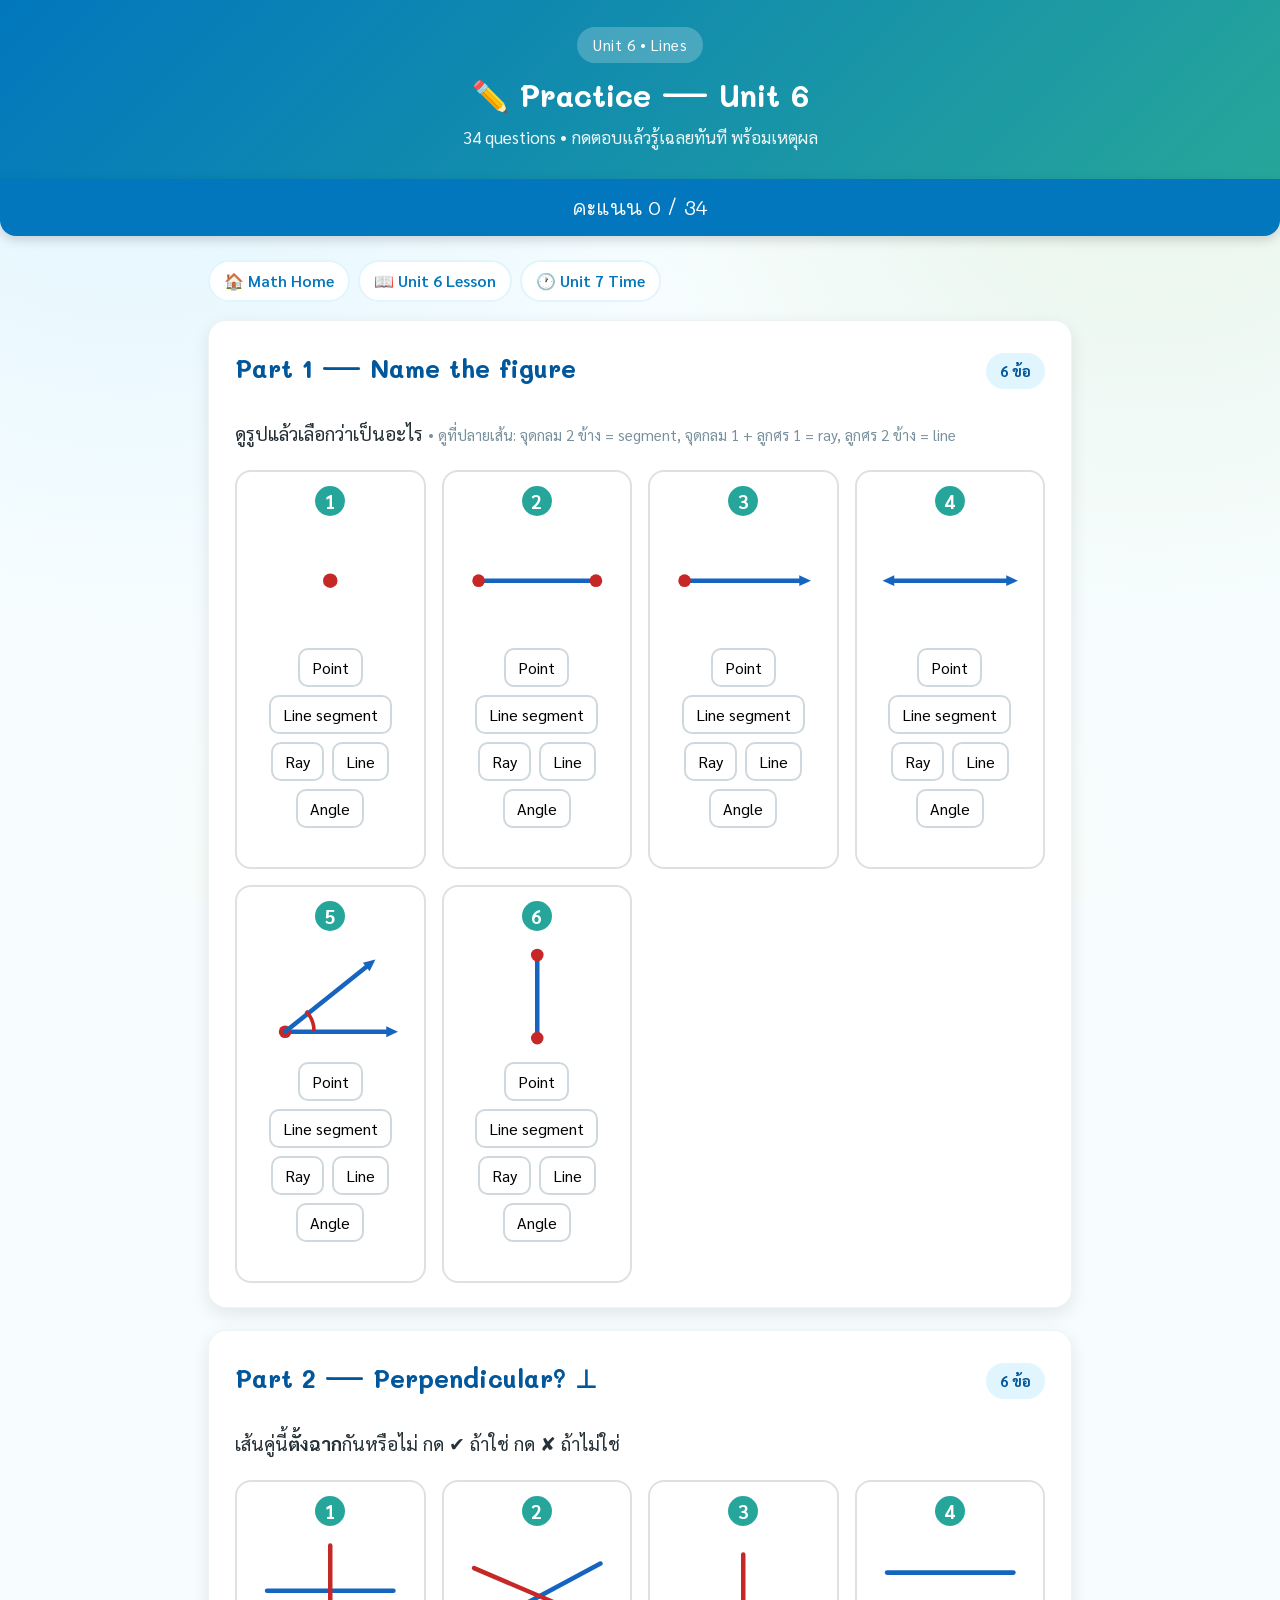
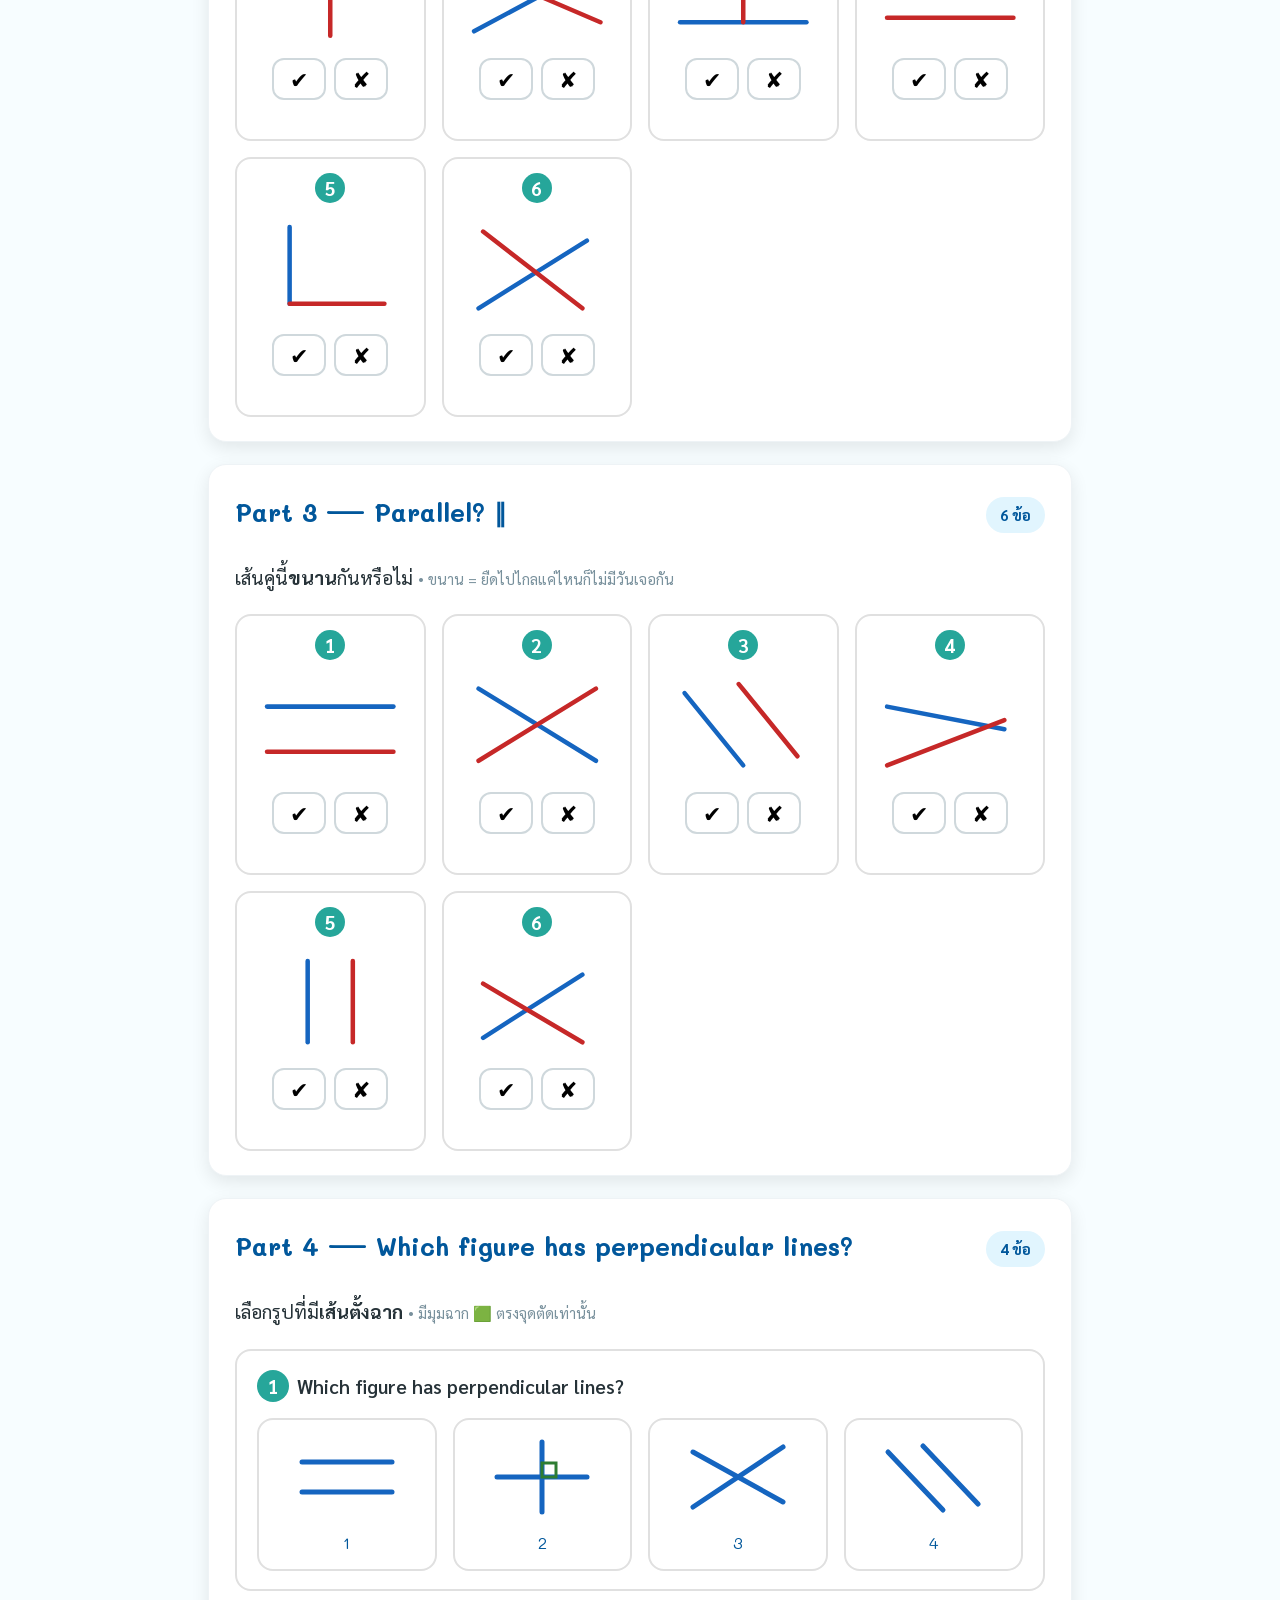
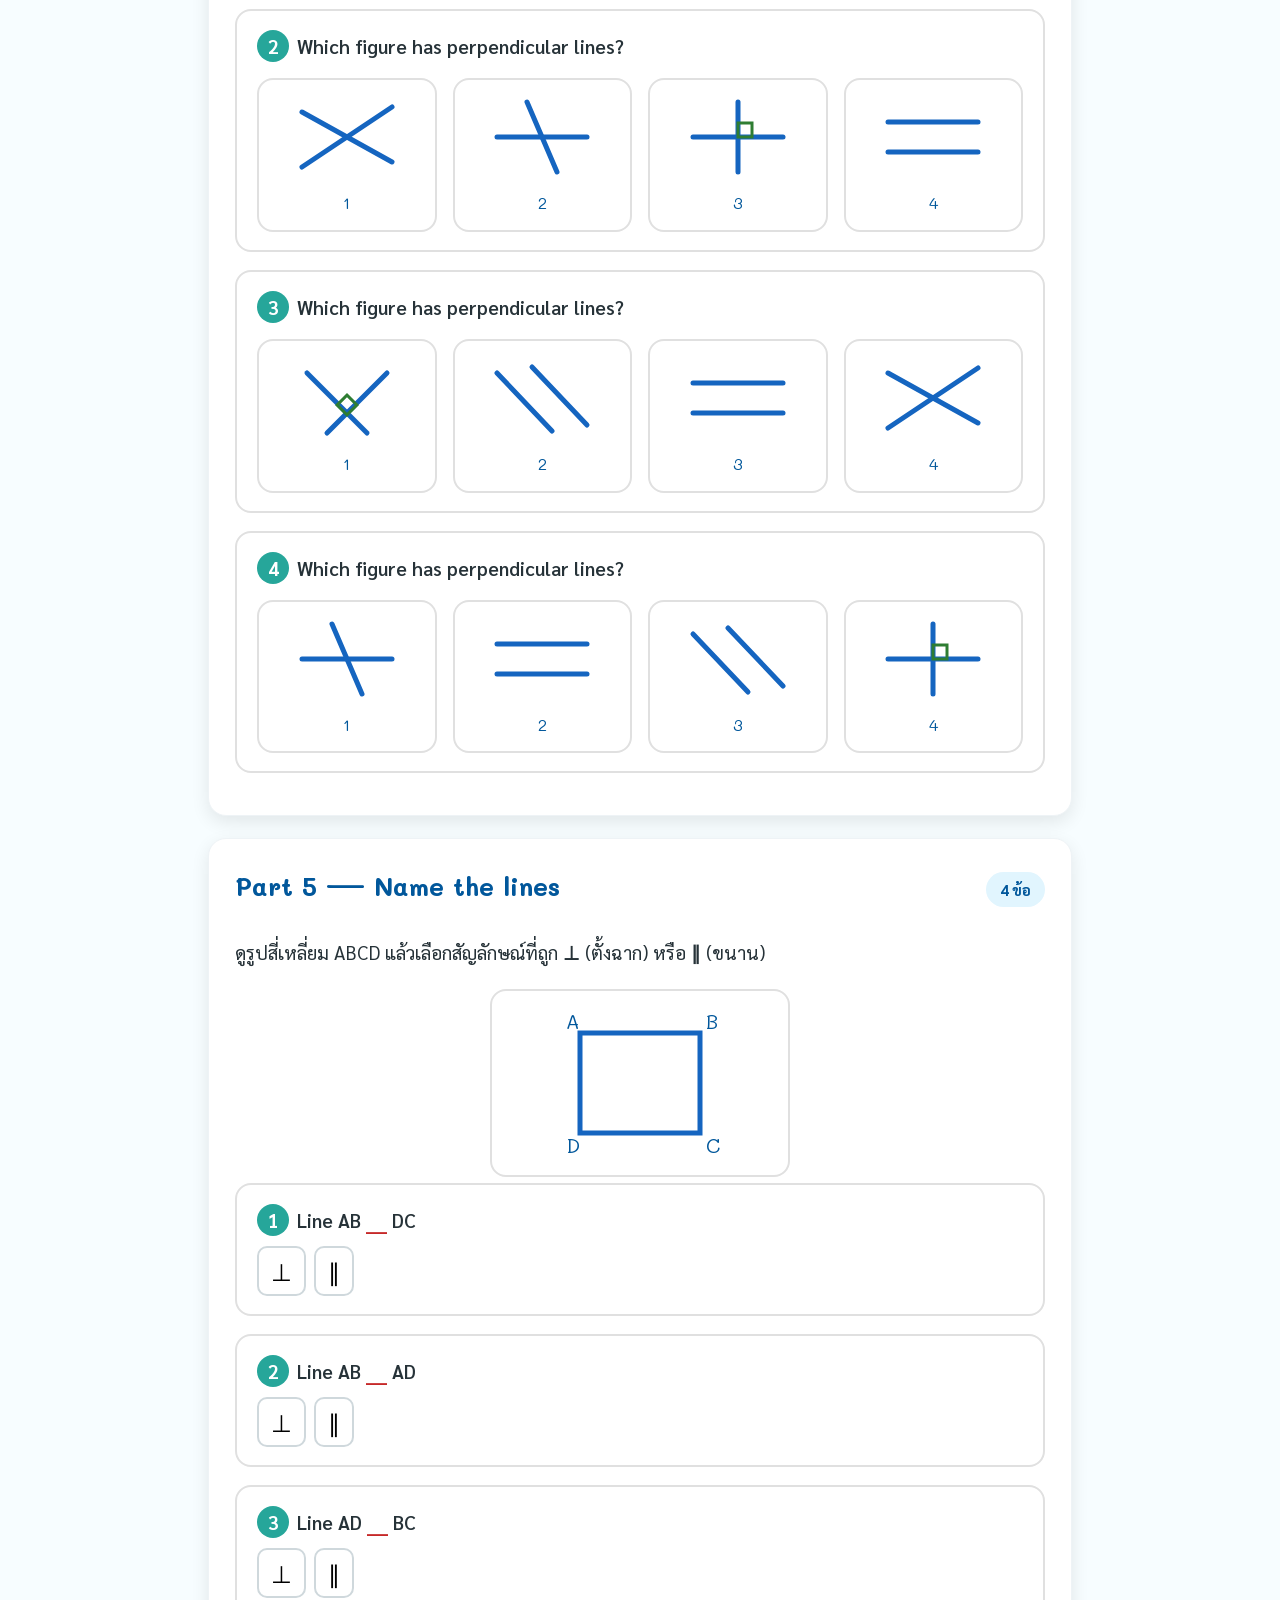
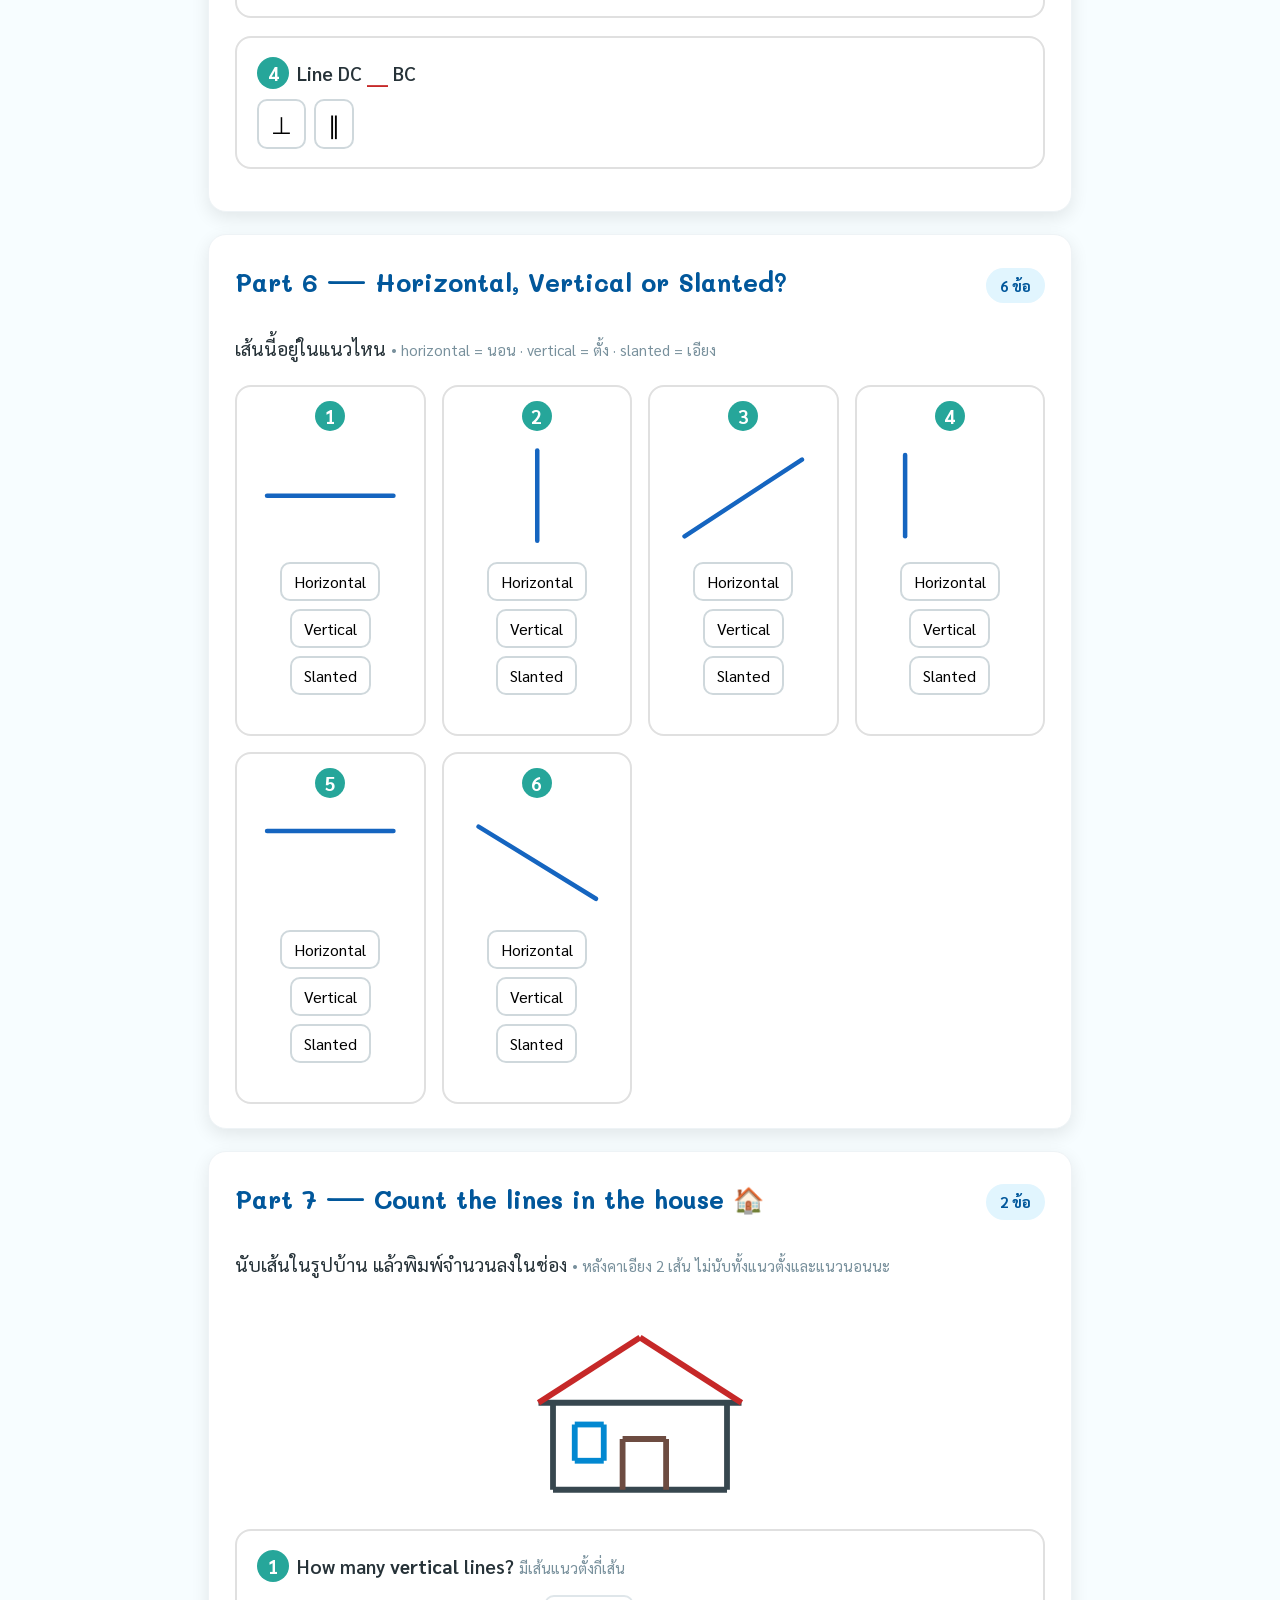
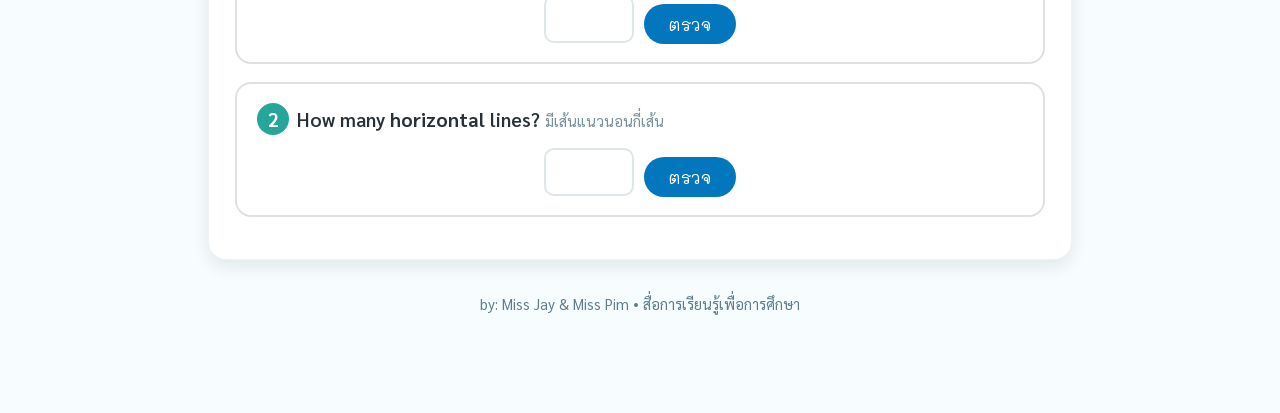
<file: unit6-practice.html>
<!DOCTYPE html>
<html lang="th">
<head>
<meta charset="UTF-8">
<meta name="viewport" content="width=device-width, initial-scale=1">
<title>Practice — Unit 6 Lines</title>
<link rel="stylesheet" href="style.css">
<style>
  .sec-head { display:flex; justify-content:space-between; align-items:center; gap:12px; flex-wrap:wrap; }
  .pill { background:#e1f5fe; color:#01579b; border-radius:999px; padding:4px 14px; font-size:15px; font-weight:700; }
  .picker { display:flex; gap:8px; justify-content:center; flex-wrap:wrap; margin-top:8px; }
  .picker button {
    font-family:inherit; font-size:16px; cursor:pointer; background:#fff;
    border:2px solid #cfd8dc; border-radius:10px; padding:7px 12px;
  }
  .picker button:hover:not(:disabled) { background:#e1f5fe; border-color:#0277bd; }
  .picker button:disabled { cursor:default; opacity:.5; }
  .picker button.ok { background:#c8e6c9; border-color:#2e7d32; opacity:1; font-weight:700; }
  .picker button.no { background:#ffcdd2; border-color:#d32f2f; opacity:1; }
  .sticky {
    position:sticky; top:0; z-index:5; background:#0277bd; color:#fff;
    padding:10px 16px; border-radius:0 0 16px 16px; text-align:center;
    font-family:'Mali',sans-serif; font-size:20px; box-shadow:0 4px 12px rgba(0,0,0,.16);
  }
  .countbox { display:flex; gap:10px; align-items:center; justify-content:center; flex-wrap:wrap; margin-top:10px; }
  .countbox input {
    font-family:inherit; font-size:22px; font-weight:700; text-align:center;
    width:90px; padding:8px; border:2px solid #dfe6ea; border-radius:10px;
  }
  .countbox input.right { background:#c8e6c9; border-color:#2e7d32; }
  .countbox input.miss  { background:#ffcdd2; border-color:#d32f2f; }
</style>
</head>
<body class="math">

<header class="site-head">
  <span class="unit">Unit 6 • Lines</span>
  <h1>✏️ Practice — Unit 6</h1>
  <p>34 questions • กดตอบแล้วรู้เฉลยทันที พร้อมเหตุผล</p>
</header>

<div class="sticky">คะแนน <span id="sc">0</span> / <span id="tot">34</span></div>

<div class="wrap">
  <nav class="crumb">
    <a href="index.html">🏠 Math Home</a>
    <a href="unit6.html">📖 Unit 6 Lesson</a>
    <a href="unit7-lesson1.html">🕐 Unit 7 Time</a>
  </nav>

  <div class="card">
    <div class="sec-head"><h2>Part 1 — Name the figure</h2><span class="pill">6 ข้อ</span></div>
    <p>ดูรูปแล้วเลือกว่าเป็นอะไร <span class="th">• ดูที่ปลายเส้น: จุดกลม 2 ข้าง = segment, จุดกลม 1 + ลูกศร 1 = ray, ลูกศร 2 ข้าง = line</span></p>
    <div class="figs" id="p1"></div>
  </div>

  <div class="card">
    <div class="sec-head"><h2>Part 2 — Perpendicular? ⊥</h2><span class="pill">6 ข้อ</span></div>
    <p>เส้นคู่นี้<b>ตั้งฉาก</b>กันหรือไม่ กด ✔ ถ้าใช่ กด ✘ ถ้าไม่ใช่</p>
    <div class="figs" id="p2"></div>
  </div>

  <div class="card">
    <div class="sec-head"><h2>Part 3 — Parallel? ∥</h2><span class="pill">6 ข้อ</span></div>
    <p>เส้นคู่นี้<b>ขนาน</b>กันหรือไม่ <span class="th">• ขนาน = ยืดไปไกลแค่ไหนก็ไม่มีวันเจอกัน</span></p>
    <div class="figs" id="p3"></div>
  </div>

  <div class="card">
    <div class="sec-head"><h2>Part 4 — Which figure has perpendicular lines?</h2><span class="pill">4 ข้อ</span></div>
    <p>เลือกรูปที่มี<b>เส้นตั้งฉาก</b> <span class="th">• มีมุมฉาก 🟩 ตรงจุดตัดเท่านั้น</span></p>
    <div id="p4"></div>
  </div>

  <div class="card">
    <div class="sec-head"><h2>Part 5 — Name the lines</h2><span class="pill">4 ข้อ</span></div>
    <p>ดูรูปสี่เหลี่ยม ABCD แล้วเลือกสัญลักษณ์ที่ถูก <b>⊥</b> (ตั้งฉาก) หรือ <b>∥</b> (ขนาน)</p>
    <div class="fig" style="max-width:300px;margin:0 auto 6px">
      <svg viewBox="0 0 200 160" width="200" height="160">
        <rect x="40" y="30" width="120" height="100" fill="none" stroke="#1565c0" stroke-width="5"/>
        <text x="26" y="26" font-size="20" font-family="Mali,sans-serif" fill="#01579b">A</text>
        <text x="166" y="26" font-size="20" font-family="Mali,sans-serif" fill="#01579b">B</text>
        <text x="166" y="150" font-size="20" font-family="Mali,sans-serif" fill="#01579b">C</text>
        <text x="26" y="150" font-size="20" font-family="Mali,sans-serif" fill="#01579b">D</text>
      </svg>
    </div>
    <div id="p5"></div>
  </div>

  <div class="card">
    <div class="sec-head"><h2>Part 6 — Horizontal, Vertical or Slanted?</h2><span class="pill">6 ข้อ</span></div>
    <p>เส้นนี้อยู่ในแนวไหน <span class="th">• horizontal = นอน · vertical = ตั้ง · slanted = เอียง</span></p>
    <div class="figs" id="p6"></div>
  </div>

  <div class="card">
    <div class="sec-head"><h2>Part 7 — Count the lines in the house 🏠</h2><span class="pill">2 ข้อ</span></div>
    <p>นับเส้นในรูปบ้าน แล้วพิมพ์จำนวนลงในช่อง <span class="th">• หลังคาเอียง 2 เส้น ไม่นับทั้งแนวตั้งและแนวนอนนะ</span></p>
    <div style="text-align:center">
      <svg viewBox="0 0 200 150" width="290" height="218" style="max-width:100%;height:auto">
        <!-- ceiling -->
        <line x1="30" y1="70" x2="170" y2="70" stroke="#37474f" stroke-width="4"/>
        <!-- roof -->
        <line x1="30" y1="70" x2="100" y2="25" stroke="#c62828" stroke-width="4"/>
        <line x1="100" y1="25" x2="170" y2="70" stroke="#c62828" stroke-width="4"/>
        <!-- walls -->
        <line x1="40" y1="70" x2="40" y2="130" stroke="#37474f" stroke-width="4"/>
        <line x1="160" y1="70" x2="160" y2="130" stroke="#37474f" stroke-width="4"/>
        <!-- floor -->
        <line x1="40" y1="130" x2="160" y2="130" stroke="#37474f" stroke-width="4"/>
        <!-- door -->
        <line x1="88" y1="95" x2="88" y2="130" stroke="#6d4c41" stroke-width="4"/>
        <line x1="118" y1="95" x2="118" y2="130" stroke="#6d4c41" stroke-width="4"/>
        <line x1="88" y1="95" x2="118" y2="95" stroke="#6d4c41" stroke-width="4"/>
        <!-- window -->
        <line x1="55" y1="85" x2="55" y2="110" stroke="#0288d1" stroke-width="4"/>
        <line x1="75" y1="85" x2="75" y2="110" stroke="#0288d1" stroke-width="4"/>
        <line x1="55" y1="85" x2="75" y2="85" stroke="#0288d1" stroke-width="4"/>
        <line x1="55" y1="110" x2="75" y2="110" stroke="#0288d1" stroke-width="4"/>
      </svg>
    </div>
    <div id="p7"></div>
  </div>

  <div class="card" id="finish" style="display:none;text-align:center">
    <h2 id="ftitle"></h2>
    <p id="fmsg" style="font-size:19px"></p>
  </div>

  <p class="foot">by: Miss Jay &amp; Miss Pim • สื่อการเรียนรู้เพื่อการศึกษา</p>
</div>

<script>
/* ---------------- ตัวช่วยวาดรูป ---------------- */
function arrow(x, y, ux, uy, c) {
  var bx = x - 13 * ux, by = y - 13 * uy, px = -uy, py = ux;
  return '<polygon points="' + x + ',' + y + ' ' + (bx + 6 * px) + ',' + (by + 6 * py) +
    ' ' + (bx - 6 * px) + ',' + (by - 6 * py) + '" fill="' + c + '"/>';
}
/* seg: {x1,y1,x2,y2,c,s,e}  s/e = 'dot' | 'arrow' | undefined */
function seg(o) {
  var c = o.c || '#1565c0', dx = o.x2 - o.x1, dy = o.y2 - o.y1;
  var L = Math.sqrt(dx * dx + dy * dy), ux = dx / L, uy = dy / L, s = '';
  var ax1 = o.x1, ay1 = o.y1, ax2 = o.x2, ay2 = o.y2;
  if (o.e === 'arrow') { ax2 = o.x2 - 10 * ux; ay2 = o.y2 - 10 * uy; }
  if (o.s === 'arrow') { ax1 = o.x1 + 10 * ux; ay1 = o.y1 + 10 * uy; }
  s += '<line x1="' + ax1 + '" y1="' + ay1 + '" x2="' + ax2 + '" y2="' + ay2 +
    '" stroke="' + c + '" stroke-width="5" stroke-linecap="round"/>';
  if (o.e === 'arrow') s += arrow(o.x2, o.y2, ux, uy, c);
  if (o.s === 'arrow') s += arrow(o.x1, o.y1, -ux, -uy, c);
  if (o.e === 'dot') s += '<circle cx="' + o.x2 + '" cy="' + o.y2 + '" r="7" fill="#c62828"/>';
  if (o.s === 'dot') s += '<circle cx="' + o.x1 + '" cy="' + o.y1 + '" r="7" fill="#c62828"/>';
  return s;
}
function svg(parts, w, h) {
  w = w || 180; h = h || 130;
  return '<svg viewBox="0 0 180 130" width="' + w + '" height="' + h + '">' + parts.join('') + '</svg>';
}

/* ---------------- คะแนน ---------------- */
var TOTAL = 34, score = 0, done = 0;
function mark(ok) {
  score += ok ? 1 : 0; done++;
  document.getElementById('sc').textContent = score;
  if (done === TOTAL) {
    var f = document.getElementById('finish');
    f.style.display = 'block';
    var pc = Math.round(score / TOTAL * 100);
    document.getElementById('ftitle').textContent =
      pc === 100 ? '🏆 เต็ม! ' + score + '/' + TOTAL :
      pc >= 80 ? '🎉 เก่งมาก ' + score + '/' + TOTAL :
      pc >= 60 ? '💪 ดีแล้ว ' + score + '/' + TOTAL : '📖 ลองอีกครั้งนะ ' + score + '/' + TOTAL;
    document.getElementById('fmsg').innerHTML =
      pc === 100 ? 'ตอบถูกทุกข้อเลย พร้อมสอบ Unit 6 แล้ว!' :
      pc >= 80 ? 'เหลืออีกนิดเดียว ลองกลับไปดูข้อที่ตอบผิดอีกรอบนะ' :
      'กด <b>รีเฟรชหน้า</b> แล้วลองทำใหม่อีกรอบได้เลย ทำซ้ำ ๆ จะจำได้เอง';
    f.scrollIntoView({ behavior: 'smooth' });
  }
}

/* ---------------- Part 1 — ชื่อของรูป ---------------- */
var P1 = [
  { p: ['<circle cx="90" cy="65" r="8" fill="#c62828"/>'], a: 'Point',
    why: 'จุดเดียว ไม่มีความยาว = <b>Point</b>' },
  { p: [seg({ x1: 25, y1: 65, x2: 155, y2: 65, s: 'dot', e: 'dot' })], a: 'Line segment',
    why: 'มีจุดปลาย <b>2 ข้าง</b> = <b>Line segment</b>' },
  { p: [seg({ x1: 25, y1: 65, x2: 165, y2: 65, s: 'dot', e: 'arrow' })], a: 'Ray',
    why: 'จุดปลาย 1 ข้าง + ลูกศร 1 ข้าง = <b>Ray</b>' },
  { p: [seg({ x1: 15, y1: 65, x2: 165, y2: 65, s: 'arrow', e: 'arrow' })], a: 'Line',
    why: 'ลูกศร <b>2 ข้าง</b> ยาวไม่รู้จบทั้งสองทาง = <b>Line</b>' },
  { p: [seg({ x1: 40, y1: 105, x2: 165, y2: 105, s: 'dot', e: 'arrow' }),
        seg({ x1: 40, y1: 105, x2: 140, y2: 25, e: 'arrow' }),
        '<path d="M 72 105 A 32 32 0 0 0 63 82" fill="none" stroke="#c62828" stroke-width="4"/>'], a: 'Angle',
    why: 'รังสี 2 เส้นออกจากจุดเดียวกัน = <b>Angle</b>' },
  { p: [seg({ x1: 90, y1: 20, x2: 90, y2: 112, s: 'dot', e: 'dot' })], a: 'Line segment',
    why: 'ถึงจะตั้งขึ้น แต่มีจุดปลาย 2 ข้าง ก็ยังเป็น <b>Line segment</b>' }
];
var P1OPTS = ['Point', 'Line segment', 'Ray', 'Line', 'Angle'];

(function () {
  var root = document.getElementById('p1');
  P1.forEach(function (it, i) {
    var d = document.createElement('div'); d.className = 'fig';
    var h = '<span class="num">' + (i + 1) + '</span>' + svg(it.p) + '<div class="picker">';
    P1OPTS.forEach(function (t) { h += '<button data-t="' + t + '">' + t + '</button>'; });
    h += '</div><div class="say"></div>';
    d.innerHTML = h;
    var say = d.querySelector('.say');
    d.querySelectorAll('.picker button').forEach(function (b) {
      b.addEventListener('click', function () {
        var ok = b.dataset.t === it.a;
        d.querySelectorAll('.picker button').forEach(function (x) {
          x.disabled = true;
          if (x.dataset.t === it.a) x.classList.add('ok');
        });
        if (!ok) b.classList.add('no');
        d.classList.add(ok ? 'right' : 'miss');
        say.innerHTML = (ok ? '✅ ' : '❌ ตอบ <b>' + it.a + '</b> — ') + it.why;
        mark(ok);
      });
    });
    root.appendChild(d);
  });
})();

/* ---------------- Part 2 / 3 — ✔ ✘ ---------------- */
/* เก็บพิกัดไว้ เพื่อให้ตรวจสอบความถูกต้องด้วยโปรแกรมได้ */
var P2 = [
  { L: [[20,65,160,65],[90,15,90,115]], a: true,  why: 'เส้นนอนกับเส้นตั้ง <b>ตั้งฉากกันเสมอ</b>' },
  { L: [[20,110,160,35],[20,40,160,100]], a: false, why: 'ตัดกันจริง แต่มุมที่ได้<b>ไม่ใช่มุมฉาก</b>' },
  { L: [[20,100,160,100],[90,25,90,100]], a: true,  why: 'รูปตัว T — เส้นตั้งมาชนเส้นนอนเป็น<b>มุมฉาก</b>' },
  { L: [[20,45,160,45],[20,95,160,95]], a: false, why: 'สองเส้นนี้<b>ขนาน</b>กัน ไม่มีวันตัดกัน จึงไม่ตั้งฉาก' },
  { L: [[45,20,45,105],[45,105,150,105]], a: true,  why: 'มุมตัว L — เป็น<b>มุมฉาก</b>พอดี' },
  { L: [[25,110,145,35],[30,25,140,110]], a: false, why: 'ตัดกันเป็นรูปกากบาทเอียง แต่<b>ไม่ใช่ 90°</b>' }
];
var P3 = [
  { L: [[20,45,160,45],[20,95,160,95]], a: true,  why: 'เส้นนอน 2 เส้น ห่างเท่ากันตลอด = <b>ขนาน</b>' },
  { L: [[25,25,155,105],[25,105,155,25]], a: false, why: 'ตัดกันตรงกลางแล้ว = <b>ไม่ขนาน</b>' },
  { L: [[25,30,90,110],[85,20,150,100]], a: true,  why: 'เอียงเท่ากันทั้งคู่ ยืดไปไกลแค่ไหนก็ไม่เจอกัน' },
  { L: [[20,45,150,70],[20,110,150,60]], a: false, why: 'ช่องว่างแคบลงเรื่อย ๆ ถ้ายืดต่อ<b>เจอกันแน่</b>' },
  { L: [[65,20,65,110],[115,20,115,110]], a: true,  why: 'เส้นตั้ง 2 เส้น ก็<b>ขนาน</b>กันได้' },
  { L: [[30,105,140,35],[30,45,140,110]], a: false, why: 'เอียงคนละทาง = ไม่ขนาน' }
];

function yn(rootId, DATA) {
  var root = document.getElementById(rootId);
  DATA.forEach(function (it, i) {
    var parts = it.L.map(function (c, k) {
      return seg({ x1: c[0], y1: c[1], x2: c[2], y2: c[3], c: k ? '#c62828' : '#1565c0' });
    });
    var d = document.createElement('div'); d.className = 'fig';
    d.innerHTML = '<span class="num">' + (i + 1) + '</span>' + svg(parts) +
      '<div class="yn"><button data-v="1">✔</button><button data-v="0">✘</button></div>' +
      '<div class="say"></div>';
    var say = d.querySelector('.say');
    d.querySelectorAll('.yn button').forEach(function (b) {
      b.addEventListener('click', function () {
        var pick = b.dataset.v === '1', ok = pick === it.a;
        d.querySelectorAll('.yn button').forEach(function (x) { x.disabled = true; });
        b.classList.add('picked', ok ? 'ok' : 'no');
        d.classList.add(ok ? 'right' : 'miss');
        say.innerHTML = (ok ? '✅ ' : '❌ คำตอบคือ ' + (it.a ? '✔ ใช่' : '✘ ไม่ใช่') + ' — ') + it.why;
        mark(ok);
      });
    });
    root.appendChild(d);
  });
}
yn('p2', P2);
yn('p3', P3);

/* ---------------- Part 4 — เลือกรูปที่ตั้งฉาก ---------------- */
var MINI = {
  perp:  [seg({x1:15,y1:45,x2:105,y2:45}), seg({x1:60,y1:10,x2:60,y2:80}),
          '<rect x="60" y="31" width="14" height="14" fill="none" stroke="#2e7d32" stroke-width="3"/>'],
  slant: [seg({x1:15,y1:75,x2:105,y2:15}), seg({x1:15,y1:20,x2:105,y2:70})],
  para:  [seg({x1:15,y1:30,x2:105,y2:30}), seg({x1:15,y1:60,x2:105,y2:60})],
  paraS: [seg({x1:15,y1:20,x2:70,y2:78}), seg({x1:50,y1:14,x2:105,y2:72})],
  perpS: [seg({x1:20,y1:20,x2:80,y2:80}), seg({x1:100,y1:20,x2:40,y2:80}),
          '<rect x="53" y="45" width="14" height="14" fill="none" stroke="#2e7d32" stroke-width="3" transform="rotate(45 60 52)"/>'],
  cross: [seg({x1:15,y1:45,x2:105,y2:45}), seg({x1:45,y1:10,x2:75,y2:80})]
};
function mini(k) { return '<svg viewBox="0 0 120 90" width="120" height="90">' + MINI[k].join('') + '</svg>'; }

var P4 = [
  { o: ['para', 'perp', 'slant', 'paraS'], a: 1, why: 'รูปที่ 2 มี<b>มุมฉาก</b> 🟩 ตรงจุดตัด — อีก 3 รูปไม่มี' },
  { o: ['slant', 'cross', 'perp', 'para'], a: 2, why: 'รูปที่ 3 เส้นนอน + เส้นตั้ง = ตั้งฉากแน่นอน' },
  { o: ['perpS', 'paraS', 'para', 'slant'], a: 0, why: 'รูปที่ 1 ถึงจะเอียง แต่ตัดกันเป็น<b>มุมฉาก</b> ก็ยังเรียกว่าตั้งฉาก' },
  { o: ['cross', 'para', 'paraS', 'perp'], a: 3, why: 'รูปที่ 4 มีมุมฉาก ส่วนรูปที่ 1 ตัดกันก็จริงแต่มุมไม่ฉาก' }
];
(function () {
  var root = document.getElementById('p4');
  P4.forEach(function (it, i) {
    var d = document.createElement('div'); d.className = 'q';
    var h = '<div class="qtext"><span class="qnum">' + (i + 1) +
      '</span>Which figure has perpendicular lines?</div>' +
      '<div class="figs" style="grid-template-columns:repeat(auto-fit,minmax(130px,1fr))">';
    it.o.forEach(function (k, j) {
      h += '<div class="fig" data-j="' + j + '" style="cursor:pointer">' + mini(k) +
        '<div class="cap" style="font-size:16px">' + (j + 1) + '</div></div>';
    });
    h += '</div><div class="fb"></div>';
    d.innerHTML = h;
    var fb = d.querySelector('.fb');
    d.querySelectorAll('.fig').forEach(function (b) {
      b.addEventListener('click', function () {
        if (fb.classList.contains('show')) return;
        var j = +b.dataset.j, ok = j === it.a;
        d.querySelectorAll('.fig').forEach(function (x) {
          x.style.cursor = 'default';
          if (+x.dataset.j === it.a) x.classList.add('right');
        });
        if (!ok) b.classList.add('miss');
        fb.className = 'fb show ' + (ok ? 'ok' : 'no');
        fb.innerHTML = (ok ? '✅ ถูกต้อง! ' : '❌ คำตอบคือรูปที่ <b>' + (it.a + 1) + '</b> — ') + it.why;
        mark(ok);
      });
    });
    root.appendChild(d);
  });
})();

/* ---------------- Part 5 — ⊥ หรือ ∥ ---------------- */
var P5 = [
  { t: 'AB ___ DC', a: '∥', why: 'AB คือด้านบน DC คือด้านล่าง — สองด้านนี้<b>ขนาน</b>กัน' },
  { t: 'AB ___ AD', a: '⊥', why: 'ด้านบนกับด้านซ้ายมาเจอกันที่มุม A เป็น<b>มุมฉาก</b>' },
  { t: 'AD ___ BC', a: '∥', why: 'ด้านซ้ายกับด้านขวา — <b>ขนาน</b>กัน ไม่มีวันเจอกัน' },
  { t: 'DC ___ BC', a: '⊥', why: 'ด้านล่างกับด้านขวามาเจอกันที่มุม C เป็น<b>มุมฉาก</b>' }
];
(function () {
  var root = document.getElementById('p5');
  P5.forEach(function (it, i) {
    var d = document.createElement('div'); d.className = 'q';
    d.innerHTML = '<div class="qtext"><span class="qnum">' + (i + 1) + '</span>' +
      'Line ' + it.t.replace('___', '<b style="color:#c62828">___</b>') + '</div>' +
      '<div class="picker" style="justify-content:flex-start">' +
      '<button data-t="⊥" style="font-size:24px">⊥</button>' +
      '<button data-t="∥" style="font-size:24px">∥</button></div><div class="fb"></div>';
    var fb = d.querySelector('.fb');
    d.querySelectorAll('.picker button').forEach(function (b) {
      b.addEventListener('click', function () {
        var ok = b.dataset.t === it.a;
        d.querySelectorAll('.picker button').forEach(function (x) {
          x.disabled = true;
          if (x.dataset.t === it.a) x.classList.add('ok');
        });
        if (!ok) b.classList.add('no');
        fb.className = 'fb show ' + (ok ? 'ok' : 'no');
        fb.innerHTML = (ok ? '✅ ' : '❌ คำตอบคือ <b>' + it.a + '</b> — ') + it.why;
        mark(ok);
      });
    });
    root.appendChild(d);
  });
})();

/* ---------------- Part 6 — แนวของเส้น ---------------- */
var P6 = [
  { L: [20, 65, 160, 65], a: 'Horizontal', why: 'นอนราบ ซ้าย–ขวา = <b>horizontal</b>' },
  { L: [90, 15, 90, 115], a: 'Vertical',   why: 'ตั้งขึ้น บน–ล่าง = <b>vertical</b>' },
  { L: [25, 110, 155, 25], a: 'Slanted',   why: 'เอียง ไม่ใช่ทั้งนอนและตั้ง = <b>slanted</b>' },
  { L: [40, 20, 40, 110],  a: 'Vertical',  why: 'อยู่ริมซ้ายก็ยัง<b>ตั้ง</b>อยู่ดี' },
  { L: [20, 30, 160, 30],  a: 'Horizontal', why: 'อยู่สูงหน่อยแต่ก็ยัง<b>นอน</b>' },
  { L: [25, 25, 155, 105], a: 'Slanted',   why: 'ลากลงเฉียง = <b>slanted</b>' }
];
(function () {
  var root = document.getElementById('p6');
  P6.forEach(function (it, i) {
    var d = document.createElement('div'); d.className = 'fig';
    var h = '<span class="num">' + (i + 1) + '</span>' +
      svg([seg({ x1: it.L[0], y1: it.L[1], x2: it.L[2], y2: it.L[3] })]) + '<div class="picker">';
    ['Horizontal', 'Vertical', 'Slanted'].forEach(function (t) {
      h += '<button data-t="' + t + '">' + t + '</button>';
    });
    h += '</div><div class="say"></div>';
    d.innerHTML = h;
    var say = d.querySelector('.say');
    d.querySelectorAll('.picker button').forEach(function (b) {
      b.addEventListener('click', function () {
        var ok = b.dataset.t === it.a;
        d.querySelectorAll('.picker button').forEach(function (x) {
          x.disabled = true;
          if (x.dataset.t === it.a) x.classList.add('ok');
        });
        if (!ok) b.classList.add('no');
        d.classList.add(ok ? 'right' : 'miss');
        say.innerHTML = (ok ? '✅ ' : '❌ ตอบ <b>' + it.a + '</b> — ') + it.why;
        mark(ok);
      });
    });
    root.appendChild(d);
  });
})();

/* ---------------- Part 7 — นับเส้นในบ้าน ---------------- */
var P7 = [
  { q: 'How many <b>vertical</b> lines? <span class="th">มีเส้นแนวตั้งกี่เส้น</span>', a: 6,
    why: 'ผนังซ้าย + ผนังขวา + ขอบประตู 2 + ขอบหน้าต่าง 2 = <b>6 เส้น</b>' },
  { q: 'How many <b>horizontal</b> lines? <span class="th">มีเส้นแนวนอนกี่เส้น</span>', a: 5,
    why: 'เพดาน + พื้น + ขอบบนประตู + ขอบบนหน้าต่าง + ขอบล่างหน้าต่าง = <b>5 เส้น</b> (หลังคาเอียง 2 เส้นไม่นับ)' }
];
(function () {
  var root = document.getElementById('p7');
  P7.forEach(function (it, i) {
    var d = document.createElement('div'); d.className = 'q';
    d.innerHTML = '<div class="qtext"><span class="qnum">' + (i + 1) + '</span>' + it.q + '</div>' +
      '<div class="countbox"><input type="number" min="0" inputmode="numeric">' +
      '<button class="btn">ตรวจ</button></div><div class="fb"></div>';
    var inp = d.querySelector('input'), fb = d.querySelector('.fb');
    d.querySelector('.btn').addEventListener('click', function () {
      if (fb.classList.contains('show')) return;
      if (inp.value === '') { alert('พิมพ์จำนวนก่อนนะ'); return; }
      var ok = +inp.value === it.a;
      inp.disabled = true; inp.classList.add(ok ? 'right' : 'miss');
      fb.className = 'fb show ' + (ok ? 'ok' : 'no');
      fb.innerHTML = (ok ? '✅ ' : '❌ คำตอบคือ <b>' + it.a + '</b> — ') + it.why;
      mark(ok);
    });
    root.appendChild(d);
  });
})();
</script>
</body>
</html>
</file>
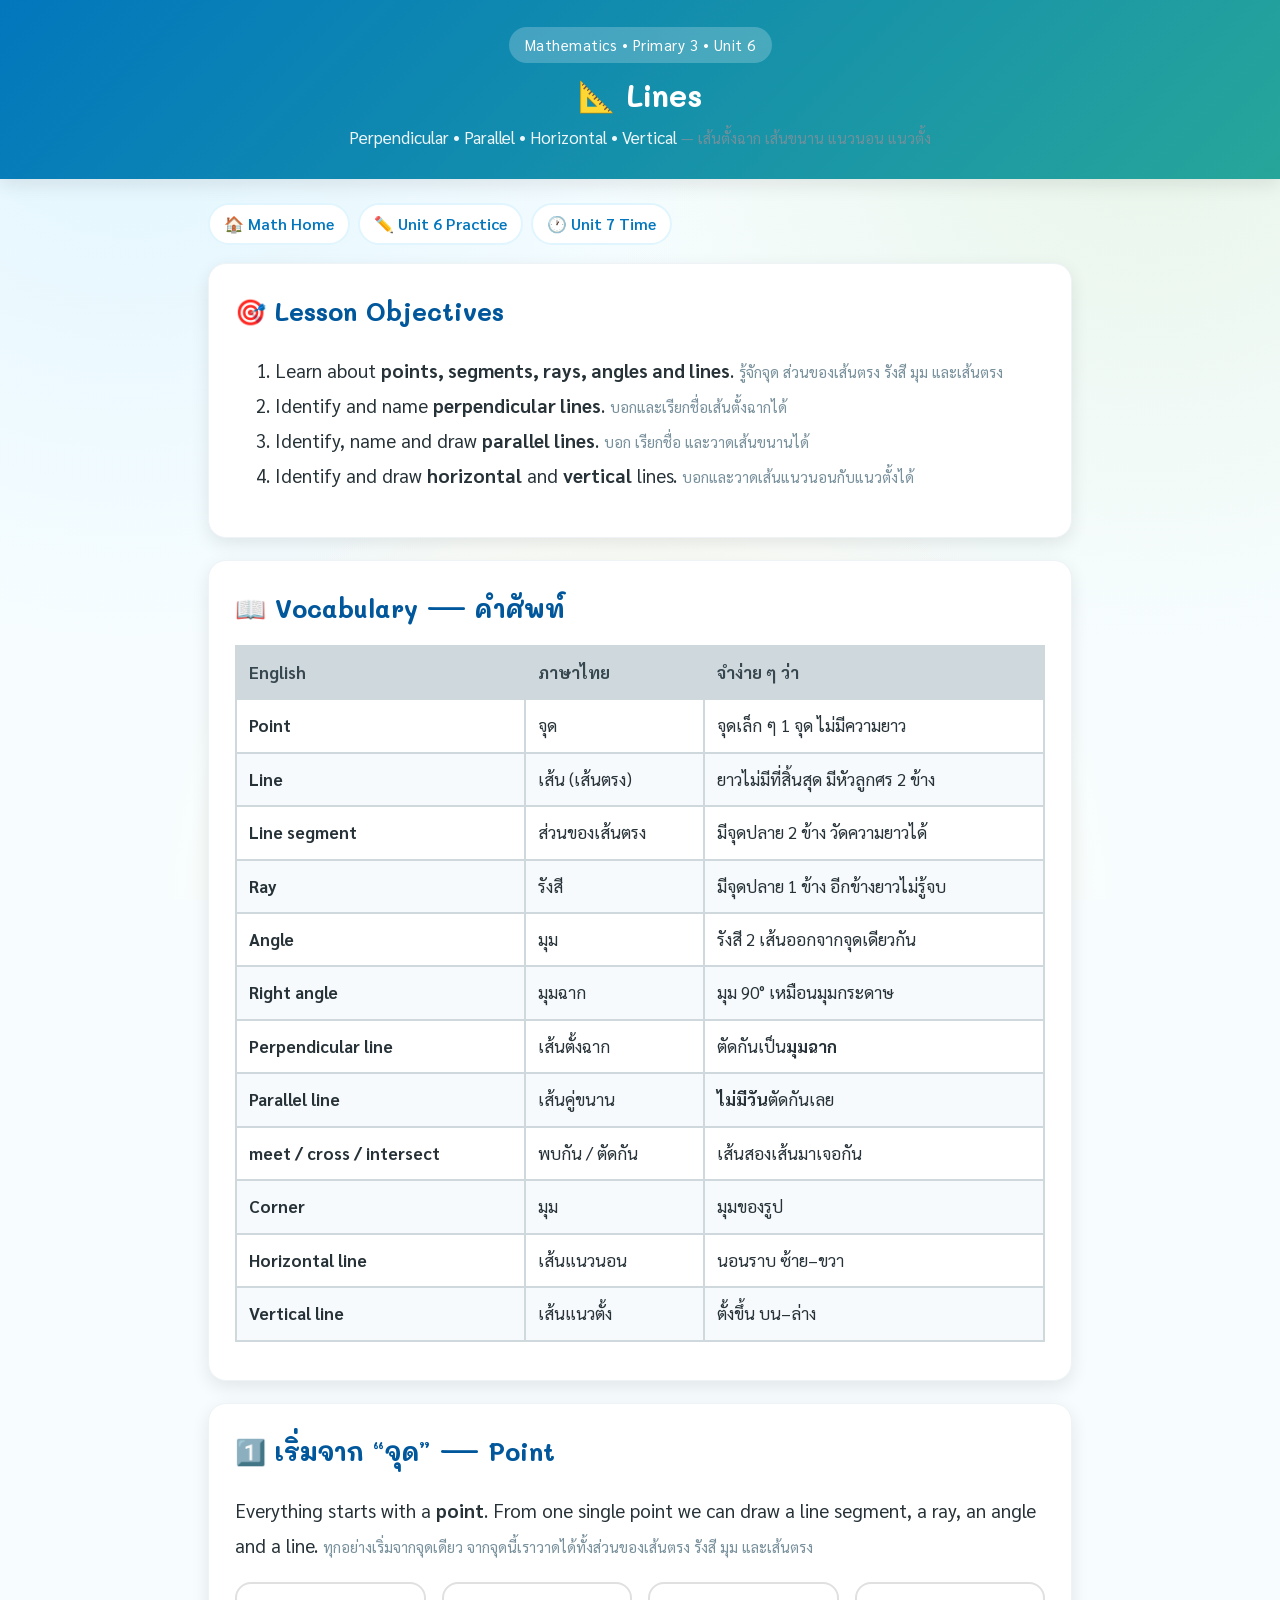
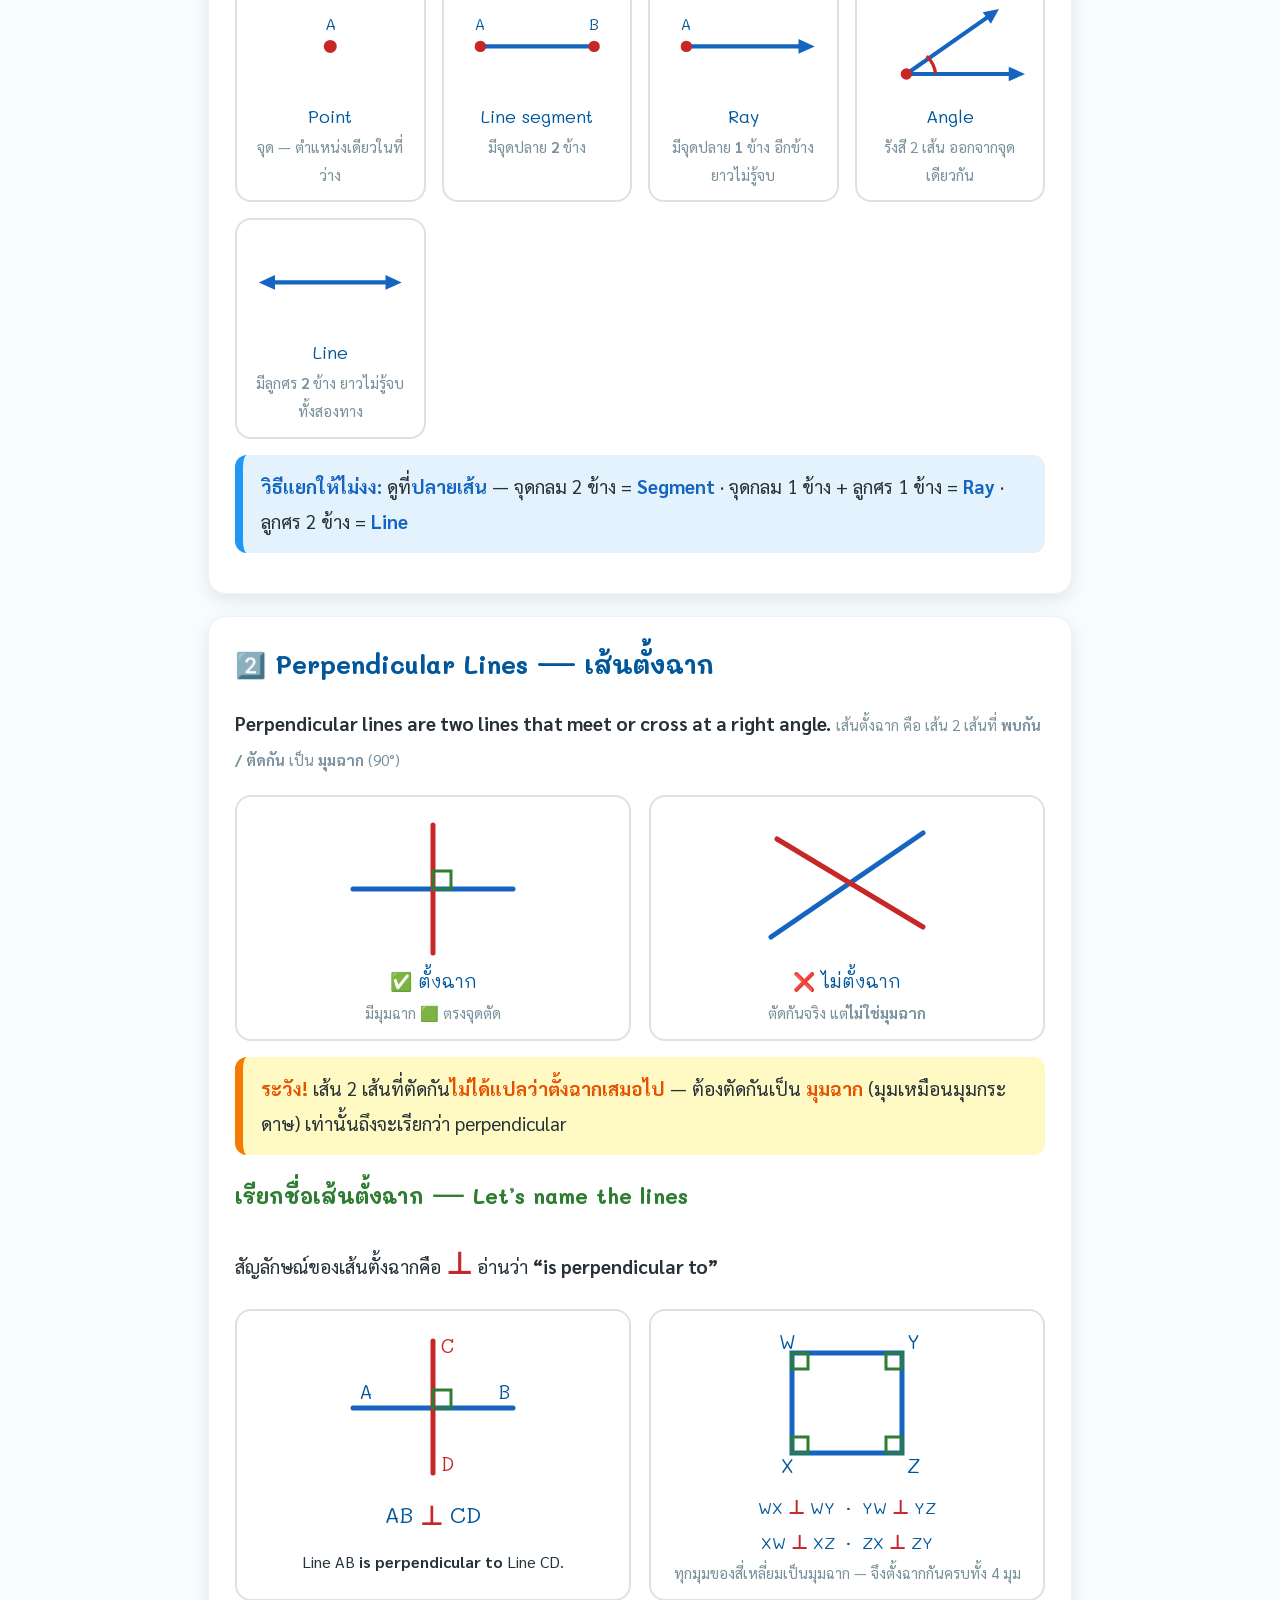
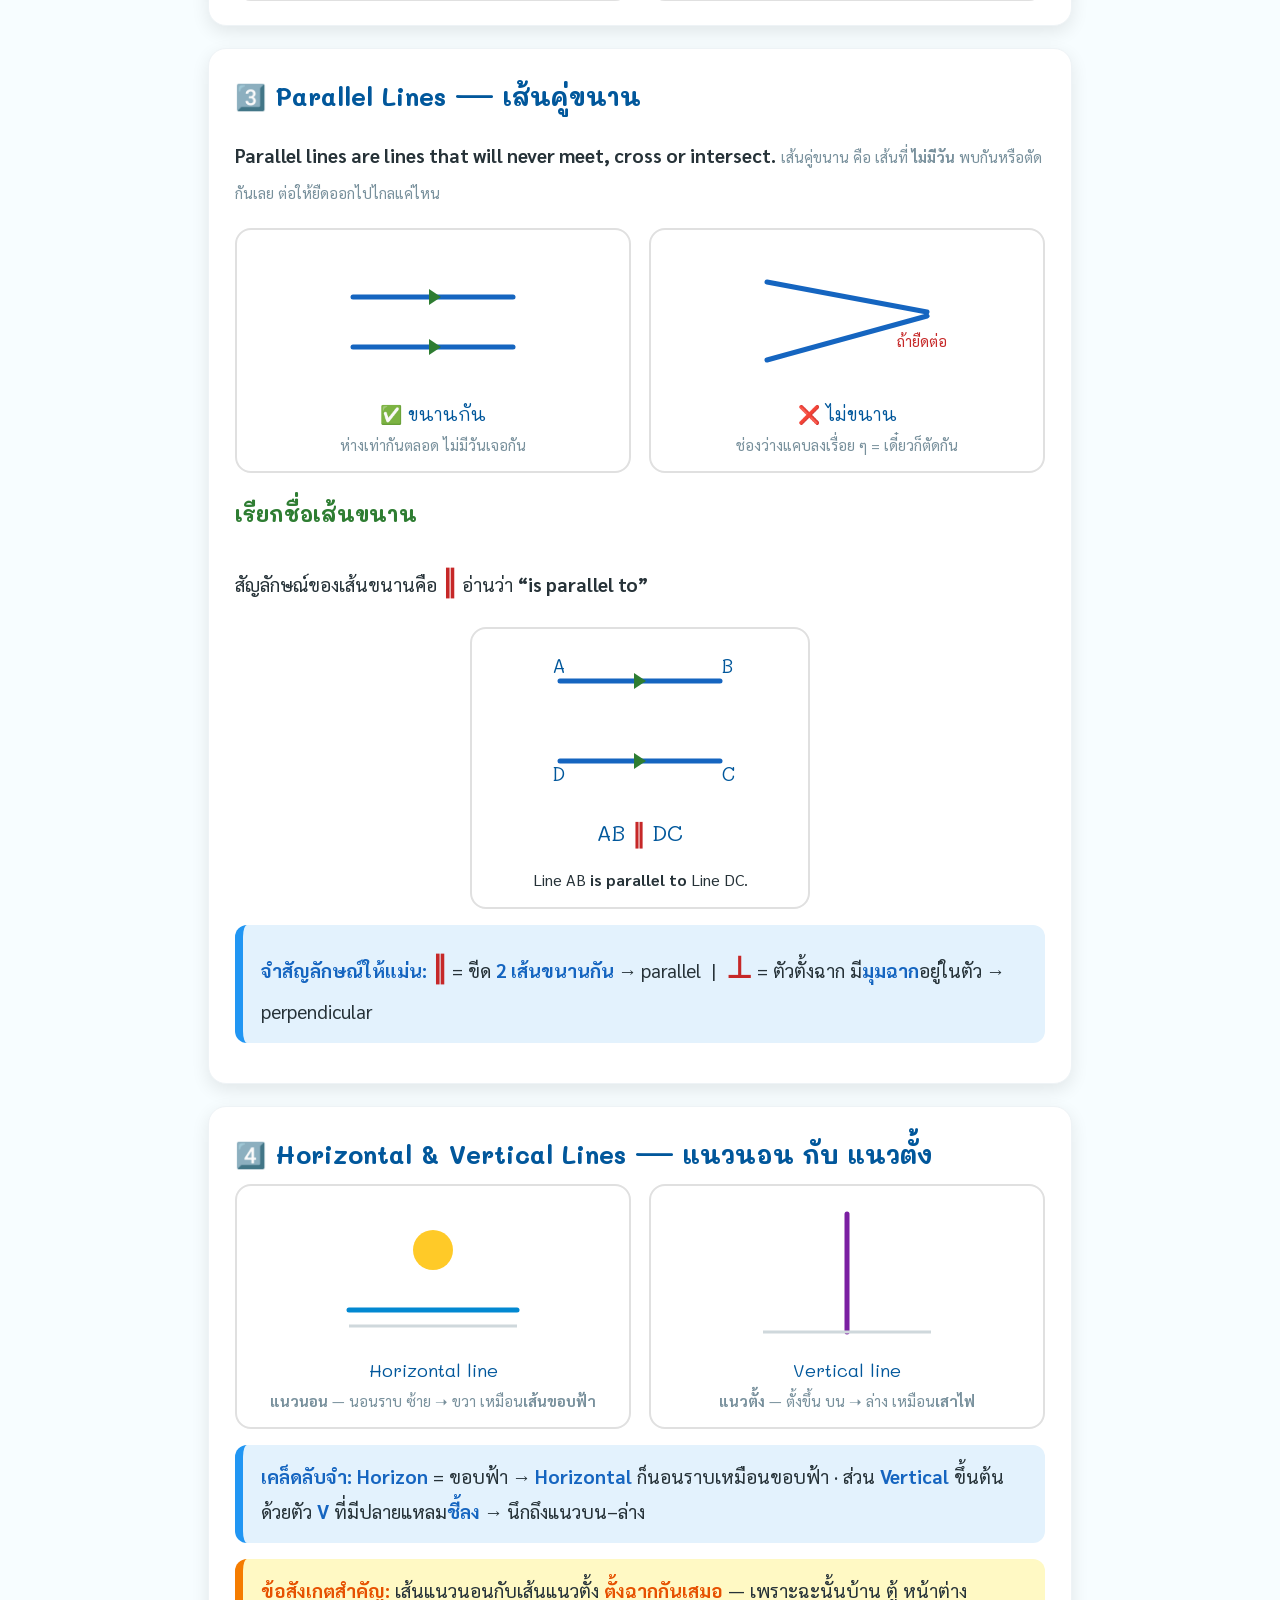
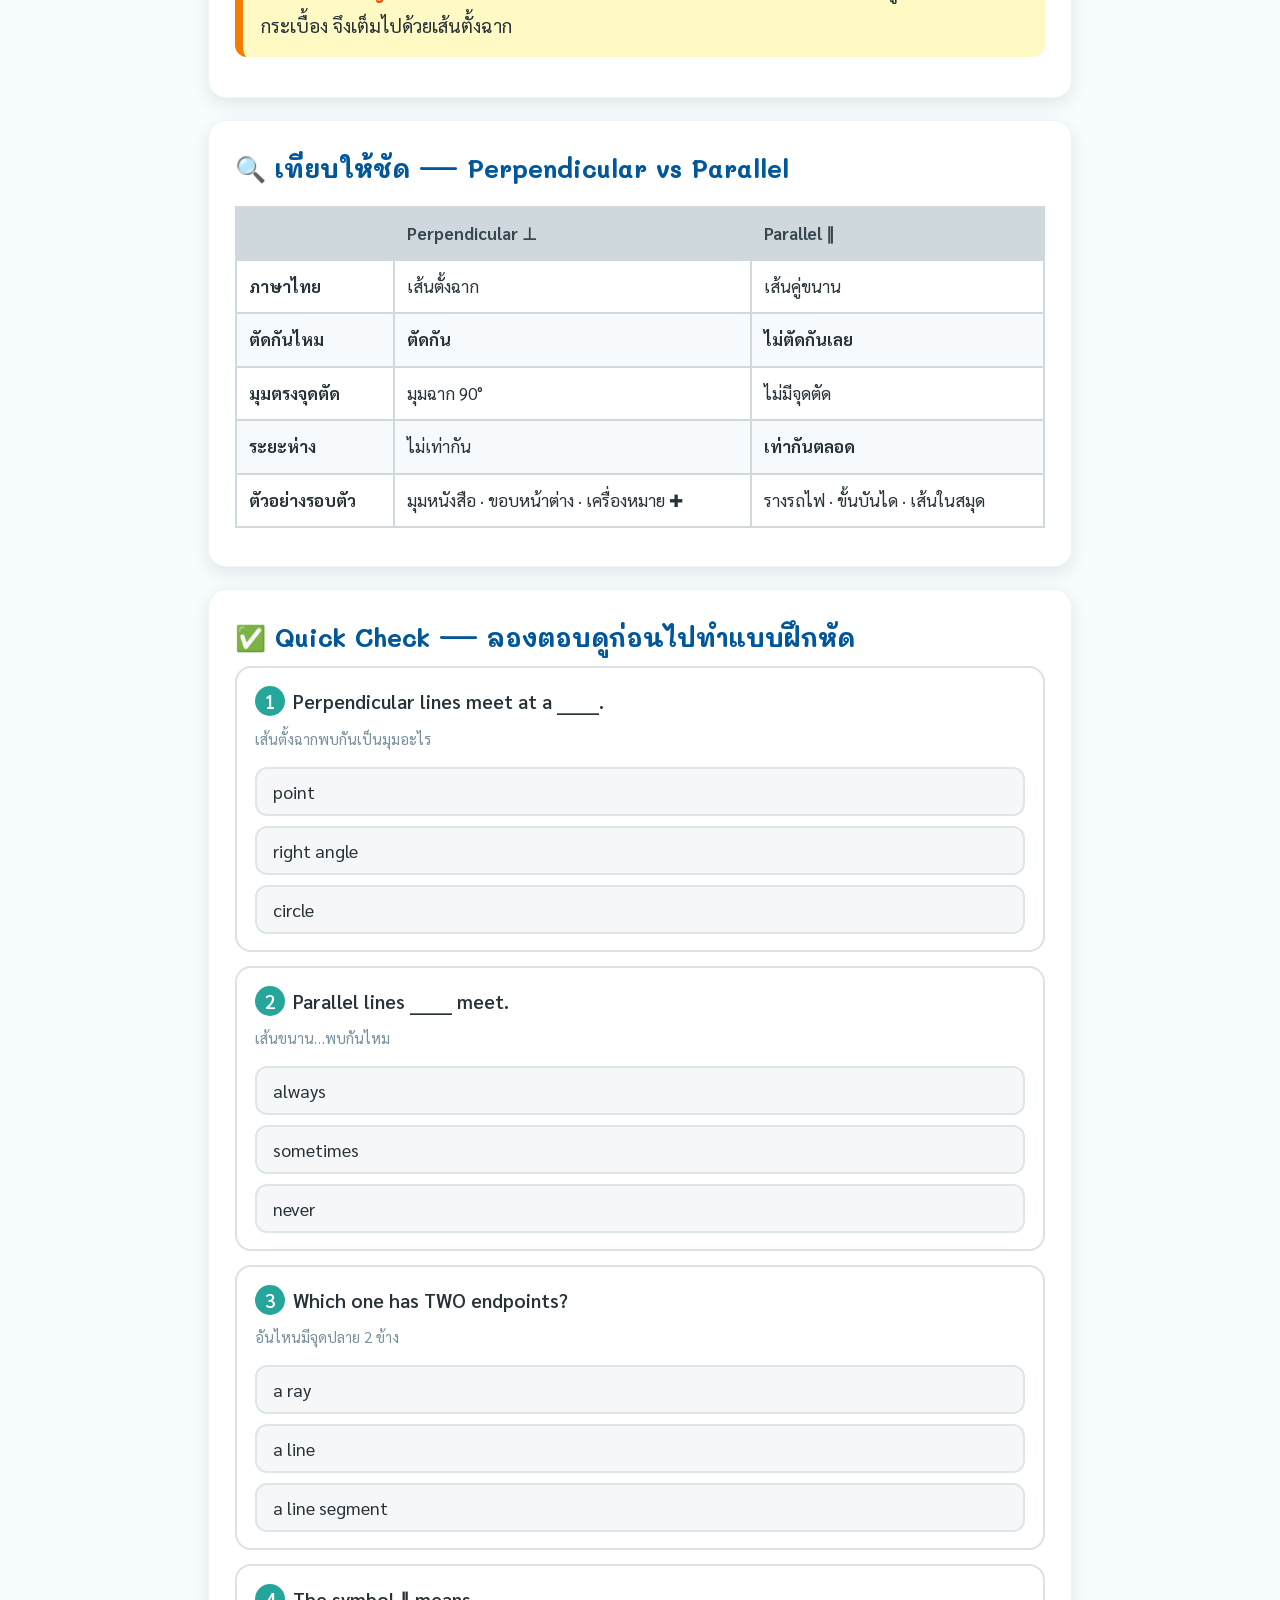
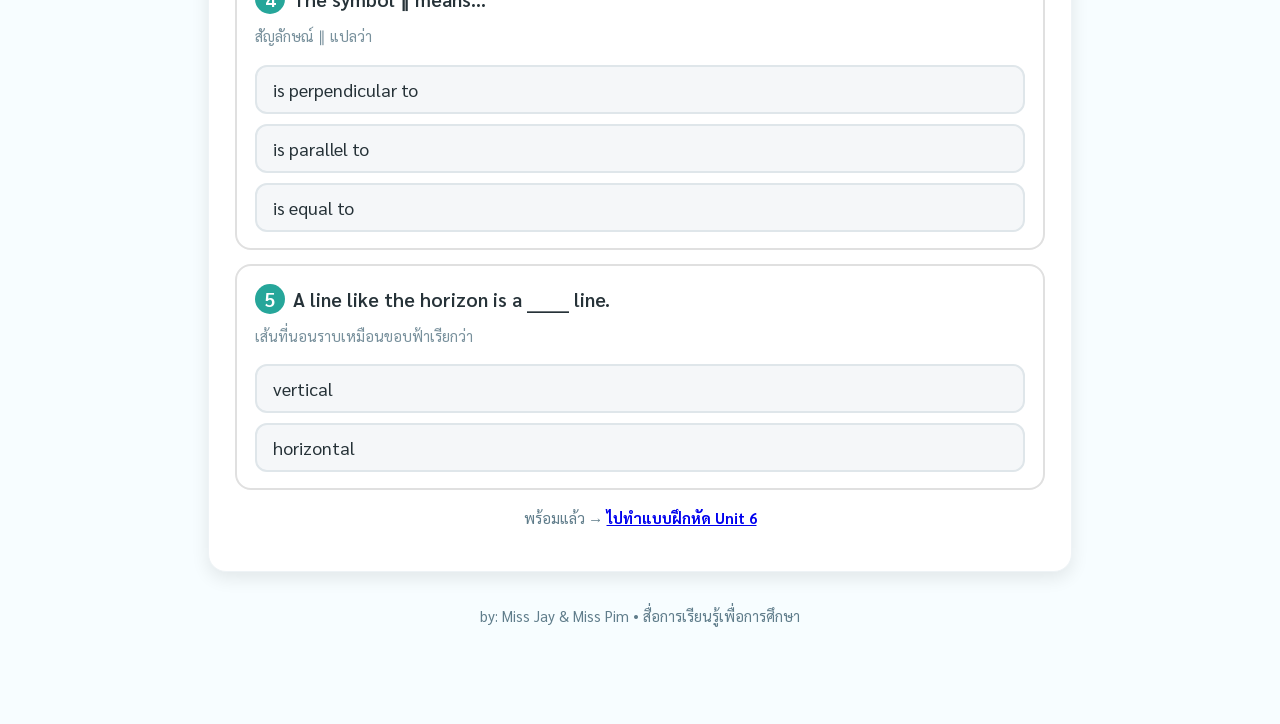
<file: unit6.html>
<!DOCTYPE html>
<html lang="th">
<head>
<meta charset="UTF-8">
<meta name="viewport" content="width=device-width, initial-scale=1">
<title>Unit 6 — Perpendicular, Parallel, Horizontal &amp; Vertical Lines</title>
<link rel="stylesheet" href="style.css">
<style>
  .sym { font-size: 30px; font-weight: 700; color: #c62828; font-family: 'Mali', sans-serif; }
  .naming { font-family: 'Mali', sans-serif; font-size: 22px; color: #01579b; text-align: center; margin: 8px 0; }
  .naming .sym { font-size: 26px; vertical-align: -2px; }
  .qc { background: #fff; border: 2px solid #e0e0e0; border-radius: 16px; padding: 16px 18px; margin-bottom: 14px; }
  .qc .qt { font-weight: 600; font-size: 19px; margin-bottom: 10px; }
</style>
</head>
<body class="math">

<header class="site-head">
  <span class="unit">Mathematics • Primary 3 • Unit 6</span>
  <h1>📐 Lines</h1>
  <p>Perpendicular • Parallel • Horizontal • Vertical <span class="th">— เส้นตั้งฉาก เส้นขนาน แนวนอน แนวตั้ง</span></p>
</header>

<div class="wrap">
  <nav class="crumb">
    <a href="index.html">🏠 Math Home</a>
    <a href="unit6-practice.html">✏️ Unit 6 Practice</a>
    <a href="unit7-lesson1.html">🕐 Unit 7 Time</a>
  </nav>

  <div class="card">
    <h2>🎯 Lesson Objectives</h2>
    <ol>
      <li>Learn about <b>points, segments, rays, angles and lines</b>.
        <span class="th">รู้จักจุด ส่วนของเส้นตรง รังสี มุม และเส้นตรง</span></li>
      <li>Identify and name <b>perpendicular lines</b>.
        <span class="th">บอกและเรียกชื่อเส้นตั้งฉากได้</span></li>
      <li>Identify, name and draw <b>parallel lines</b>.
        <span class="th">บอก เรียกชื่อ และวาดเส้นขนานได้</span></li>
      <li>Identify and draw <b>horizontal</b> and <b>vertical</b> lines.
        <span class="th">บอกและวาดเส้นแนวนอนกับแนวตั้งได้</span></li>
    </ol>
  </div>

  <div class="card">
    <h2>📖 Vocabulary — คำศัพท์</h2>
    <table>
      <thead><tr><th>English</th><th>ภาษาไทย</th><th>จำง่าย ๆ ว่า</th></tr></thead>
      <tbody>
        <tr><td><b>Point</b></td><td>จุด</td><td>จุดเล็ก ๆ 1 จุด ไม่มีความยาว</td></tr>
        <tr><td><b>Line</b></td><td>เส้น (เส้นตรง)</td><td>ยาวไม่มีที่สิ้นสุด มีหัวลูกศร 2 ข้าง</td></tr>
        <tr><td><b>Line segment</b></td><td>ส่วนของเส้นตรง</td><td>มีจุดปลาย 2 ข้าง วัดความยาวได้</td></tr>
        <tr><td><b>Ray</b></td><td>รังสี</td><td>มีจุดปลาย 1 ข้าง อีกข้างยาวไม่รู้จบ</td></tr>
        <tr><td><b>Angle</b></td><td>มุม</td><td>รังสี 2 เส้นออกจากจุดเดียวกัน</td></tr>
        <tr><td><b>Right angle</b></td><td>มุมฉาก</td><td>มุม 90° เหมือนมุมกระดาษ</td></tr>
        <tr><td><b>Perpendicular line</b></td><td>เส้นตั้งฉาก</td><td>ตัดกันเป็น<b>มุมฉาก</b></td></tr>
        <tr><td><b>Parallel line</b></td><td>เส้นคู่ขนาน</td><td><b>ไม่มีวัน</b>ตัดกันเลย</td></tr>
        <tr><td><b>meet / cross / intersect</b></td><td>พบกัน / ตัดกัน</td><td>เส้นสองเส้นมาเจอกัน</td></tr>
        <tr><td><b>Corner</b></td><td>มุม</td><td>มุมของรูป</td></tr>
        <tr><td><b>Horizontal line</b></td><td>เส้นแนวนอน</td><td>นอนราบ ซ้าย–ขวา</td></tr>
        <tr><td><b>Vertical line</b></td><td>เส้นแนวตั้ง</td><td>ตั้งขึ้น บน–ล่าง</td></tr>
      </tbody>
    </table>
  </div>

  <!-- ============ 1. Building blocks ============ -->
  <div class="card">
    <h2>1️⃣ เริ่มจาก “จุด” — Point</h2>
    <p>
      Everything starts with a <b>point</b>. From one single point we can draw
      a line segment, a ray, an angle and a line.
      <span class="th">ทุกอย่างเริ่มจากจุดเดียว จากจุดนี้เราวาดได้ทั้งส่วนของเส้นตรง รังสี มุม และเส้นตรง</span>
    </p>

    <div class="figs">
      <div class="fig">
        <svg viewBox="0 0 200 120" width="200" height="120">
          <circle cx="100" cy="62" r="8" fill="#c62828"/>
          <text x="100" y="42" text-anchor="middle" font-size="20" font-family="Mali,sans-serif" fill="#01579b">A</text>
        </svg>
        <div class="cap">Point<small>จุด — ตำแหน่งเดียวในที่ว่าง</small></div>
      </div>

      <div class="fig">
        <svg viewBox="0 0 200 120" width="200" height="120">
          <line x1="30" y1="62" x2="170" y2="62" stroke="#1565c0" stroke-width="5" stroke-linecap="round"/>
          <circle cx="30" cy="62" r="7" fill="#c62828"/>
          <circle cx="170" cy="62" r="7" fill="#c62828"/>
          <text x="30" y="42" text-anchor="middle" font-size="19" font-family="Mali,sans-serif" fill="#01579b">A</text>
          <text x="170" y="42" text-anchor="middle" font-size="19" font-family="Mali,sans-serif" fill="#01579b">B</text>
        </svg>
        <div class="cap">Line segment<small>มีจุดปลาย <b>2</b> ข้าง</small></div>
      </div>

      <div class="fig">
        <svg viewBox="0 0 200 120" width="200" height="120">
          <line x1="30" y1="62" x2="172" y2="62" stroke="#1565c0" stroke-width="5" stroke-linecap="round"/>
          <polygon points="188,62 168,53 168,71" fill="#1565c0"/>
          <circle cx="30" cy="62" r="7" fill="#c62828"/>
          <text x="30" y="42" text-anchor="middle" font-size="19" font-family="Mali,sans-serif" fill="#01579b">A</text>
        </svg>
        <div class="cap">Ray<small>มีจุดปลาย <b>1</b> ข้าง อีกข้างยาวไม่รู้จบ</small></div>
      </div>

      <div class="fig">
        <svg viewBox="0 0 200 120" width="200" height="120">
          <line x1="46" y1="96" x2="176" y2="96" stroke="#1565c0" stroke-width="5" stroke-linecap="round"/>
          <polygon points="192,96 172,87 172,105" fill="#1565c0"/>
          <line x1="46" y1="96" x2="146" y2="26" stroke="#1565c0" stroke-width="5" stroke-linecap="round"/>
          <polygon points="160,16 140,20 150,34" fill="#1565c0"/>
          <path d="M 82 96 A 36 36 0 0 0 71 74" fill="none" stroke="#c62828" stroke-width="4"/>
          <circle cx="46" cy="96" r="7" fill="#c62828"/>
        </svg>
        <div class="cap">Angle<small>รังสี 2 เส้น ออกจากจุดเดียวกัน</small></div>
      </div>

      <div class="fig">
        <svg viewBox="0 0 200 120" width="200" height="120">
          <line x1="28" y1="62" x2="172" y2="62" stroke="#1565c0" stroke-width="5" stroke-linecap="round"/>
          <polygon points="188,62 168,53 168,71" fill="#1565c0"/>
          <polygon points="12,62 32,53 32,71" fill="#1565c0"/>
        </svg>
        <div class="cap">Line<small>มีลูกศร <b>2</b> ข้าง ยาวไม่รู้จบทั้งสองทาง</small></div>
      </div>
    </div>

    <div class="tip">
      <b>วิธีแยกให้ไม่งง:</b> ดูที่<b>ปลายเส้น</b> —
      จุดกลม 2 ข้าง = <b>Segment</b> · จุดกลม 1 ข้าง + ลูกศร 1 ข้าง = <b>Ray</b> ·
      ลูกศร 2 ข้าง = <b>Line</b>
    </div>
  </div>

  <!-- ============ 2. Perpendicular ============ -->
  <div class="card">
    <h2>2️⃣ Perpendicular Lines — เส้นตั้งฉาก</h2>
    <p>
      <b>Perpendicular lines are two lines that meet or cross at a right angle.</b>
      <span class="th">เส้นตั้งฉาก คือ เส้น 2 เส้นที่ <b>พบกัน / ตัดกัน</b> เป็น <b>มุมฉาก</b> (90°)</span>
    </p>

    <div class="two">
      <div class="fig">
        <svg viewBox="0 0 200 150" width="200" height="150">
          <line x1="20" y1="80" x2="180" y2="80" stroke="#1565c0" stroke-width="5" stroke-linecap="round"/>
          <line x1="100" y1="16" x2="100" y2="144" stroke="#c62828" stroke-width="5" stroke-linecap="round"/>
          <rect x="100" y="62" width="18" height="18" fill="none" stroke="#2e7d32" stroke-width="3"/>
        </svg>
        <div class="cap">✅ ตั้งฉาก<small>มีมุมฉาก 🟩 ตรงจุดตัด</small></div>
      </div>
      <div class="fig">
        <svg viewBox="0 0 200 150" width="200" height="150">
          <line x1="24" y1="128" x2="176" y2="24" stroke="#1565c0" stroke-width="5" stroke-linecap="round"/>
          <line x1="30" y1="30" x2="176" y2="118" stroke="#c62828" stroke-width="5" stroke-linecap="round"/>
        </svg>
        <div class="cap">❌ ไม่ตั้งฉาก<small>ตัดกันจริง แต่<b>ไม่ใช่มุมฉาก</b></small></div>
      </div>
    </div>

    <div class="note">
      <b>ระวัง!</b> เส้น 2 เส้นที่ตัดกัน<b>ไม่ได้แปลว่าตั้งฉากเสมอไป</b> —
      ต้องตัดกันเป็น <b>มุมฉาก</b> (มุมเหมือนมุมกระดาษ) เท่านั้นถึงจะเรียกว่า perpendicular
    </div>

    <h3>เรียกชื่อเส้นตั้งฉาก — Let’s name the lines</h3>
    <p>สัญลักษณ์ของเส้นตั้งฉากคือ <span class="sym">⊥</span> อ่านว่า <b>“is perpendicular to”</b></p>

    <div class="two">
      <div class="fig">
        <svg viewBox="0 0 200 160" width="200" height="160">
          <line x1="20" y1="85" x2="180" y2="85" stroke="#1565c0" stroke-width="5" stroke-linecap="round"/>
          <line x1="100" y1="18" x2="100" y2="150" stroke="#c62828" stroke-width="5" stroke-linecap="round"/>
          <rect x="100" y="67" width="18" height="18" fill="none" stroke="#2e7d32" stroke-width="3"/>
          <text x="26" y="76" font-size="19" font-family="Mali,sans-serif" fill="#01579b">A</text>
          <text x="166" y="76" font-size="19" font-family="Mali,sans-serif" fill="#01579b">B</text>
          <text x="108" y="30" font-size="19" font-family="Mali,sans-serif" fill="#c62828">C</text>
          <text x="108" y="148" font-size="19" font-family="Mali,sans-serif" fill="#c62828">D</text>
        </svg>
        <div class="naming">AB <span class="sym">⊥</span> CD</div>
        <p style="font-size:16px;margin:0">Line AB <b>is perpendicular to</b> Line CD.</p>
      </div>

      <div class="fig">
        <svg viewBox="0 0 200 160" width="200" height="160">
          <rect x="45" y="30" width="110" height="100" fill="none" stroke="#1565c0" stroke-width="5"/>
          <rect x="45" y="30" width="16" height="16" fill="none" stroke="#2e7d32" stroke-width="3"/>
          <rect x="139" y="30" width="16" height="16" fill="none" stroke="#2e7d32" stroke-width="3"/>
          <rect x="45" y="114" width="16" height="16" fill="none" stroke="#2e7d32" stroke-width="3"/>
          <rect x="139" y="114" width="16" height="16" fill="none" stroke="#2e7d32" stroke-width="3"/>
          <text x="32" y="26" font-size="19" font-family="Mali,sans-serif" fill="#01579b">W</text>
          <text x="160" y="26" font-size="19" font-family="Mali,sans-serif" fill="#01579b">Y</text>
          <text x="34" y="150" font-size="19" font-family="Mali,sans-serif" fill="#01579b">X</text>
          <text x="160" y="150" font-size="19" font-family="Mali,sans-serif" fill="#01579b">Z</text>
        </svg>
        <div class="cap" style="font-size:16px">
          WX <span class="sym" style="font-size:19px">⊥</span> WY &nbsp;·&nbsp;
          YW <span class="sym" style="font-size:19px">⊥</span> YZ<br>
          XW <span class="sym" style="font-size:19px">⊥</span> XZ &nbsp;·&nbsp;
          ZX <span class="sym" style="font-size:19px">⊥</span> ZY
          <small>ทุกมุมของสี่เหลี่ยมเป็นมุมฉาก — จึงตั้งฉากกันครบทั้ง 4 มุม</small>
        </div>
      </div>
    </div>
  </div>

  <!-- ============ 3. Parallel ============ -->
  <div class="card">
    <h2>3️⃣ Parallel Lines — เส้นคู่ขนาน</h2>
    <p>
      <b>Parallel lines are lines that will never meet, cross or intersect.</b>
      <span class="th">เส้นคู่ขนาน คือ เส้นที่ <b>ไม่มีวัน</b> พบกันหรือตัดกันเลย ต่อให้ยืดออกไปไกลแค่ไหน</span>
    </p>

    <div class="two">
      <div class="fig">
        <svg viewBox="0 0 200 150" width="200" height="150">
          <line x1="20" y1="55" x2="180" y2="55" stroke="#1565c0" stroke-width="5" stroke-linecap="round"/>
          <line x1="20" y1="105" x2="180" y2="105" stroke="#1565c0" stroke-width="5" stroke-linecap="round"/>
          <polygon points="96,47 108,55 96,63" fill="#2e7d32"/>
          <polygon points="96,97 108,105 96,113" fill="#2e7d32"/>
        </svg>
        <div class="cap">✅ ขนานกัน<small>ห่างเท่ากันตลอด ไม่มีวันเจอกัน</small></div>
      </div>
      <div class="fig">
        <svg viewBox="0 0 200 150" width="200" height="150">
          <line x1="20" y1="40" x2="180" y2="70" stroke="#1565c0" stroke-width="5" stroke-linecap="round"/>
          <line x1="20" y1="118" x2="180" y2="74" stroke="#1565c0" stroke-width="5" stroke-linecap="round"/>
          <text x="150" y="105" font-size="15" font-family="Sarabun,sans-serif" fill="#c62828">ถ้ายืดต่อ…เจอกัน!</text>
        </svg>
        <div class="cap">❌ ไม่ขนาน<small>ช่องว่างแคบลงเรื่อย ๆ = เดี๋ยวก็ตัดกัน</small></div>
      </div>
    </div>

    <h3>เรียกชื่อเส้นขนาน</h3>
    <p>สัญลักษณ์ของเส้นขนานคือ <span class="sym">∥</span> อ่านว่า <b>“is parallel to”</b></p>

    <div class="fig" style="max-width:340px;margin:0 auto">
      <svg viewBox="0 0 220 160" width="220" height="160">
        <line x1="30" y1="40" x2="190" y2="40" stroke="#1565c0" stroke-width="5" stroke-linecap="round"/>
        <line x1="30" y1="120" x2="190" y2="120" stroke="#1565c0" stroke-width="5" stroke-linecap="round"/>
        <polygon points="104,32 116,40 104,48" fill="#2e7d32"/>
        <polygon points="104,112 116,120 104,128" fill="#2e7d32"/>
        <text x="22" y="32" font-size="19" font-family="Mali,sans-serif" fill="#01579b">A</text>
        <text x="192" y="32" font-size="19" font-family="Mali,sans-serif" fill="#01579b">B</text>
        <text x="192" y="140" font-size="19" font-family="Mali,sans-serif" fill="#01579b">C</text>
        <text x="22" y="140" font-size="19" font-family="Mali,sans-serif" fill="#01579b">D</text>
      </svg>
      <div class="naming">AB <span class="sym">∥</span> DC</div>
      <p style="font-size:16px;margin:0">Line AB <b>is parallel to</b> Line DC.</p>
    </div>

    <div class="tip">
      <b>จำสัญลักษณ์ให้แม่น:</b>
      <span class="sym">∥</span> = ขีด <b>2 เส้นขนานกัน</b> → parallel &nbsp;|&nbsp;
      <span class="sym">⊥</span> = ตัวตั้งฉาก มี<b>มุมฉาก</b>อยู่ในตัว → perpendicular
    </div>
  </div>

  <!-- ============ 4. Horizontal & Vertical ============ -->
  <div class="card">
    <h2>4️⃣ Horizontal &amp; Vertical Lines — แนวนอน กับ แนวตั้ง</h2>

    <div class="two">
      <div class="fig">
        <svg viewBox="0 0 200 150" width="200" height="150">
          <line x1="16" y1="112" x2="184" y2="112" stroke="#0288d1" stroke-width="5" stroke-linecap="round"/>
          <circle cx="100" cy="52" r="20" fill="#ffca28"/>
          <line x1="16" y1="128" x2="184" y2="128" stroke="#cfd8dc" stroke-width="3"/>
        </svg>
        <div class="cap">Horizontal line<small><b>แนวนอน</b> — นอนราบ ซ้าย ➝ ขวา เหมือน<b>เส้นขอบฟ้า</b></small></div>
      </div>
      <div class="fig">
        <svg viewBox="0 0 200 150" width="200" height="150">
          <line x1="100" y1="16" x2="100" y2="134" stroke="#7b1fa2" stroke-width="5" stroke-linecap="round"/>
          <line x1="16" y1="134" x2="184" y2="134" stroke="#cfd8dc" stroke-width="3"/>
        </svg>
        <div class="cap">Vertical line<small><b>แนวตั้ง</b> — ตั้งขึ้น บน ➝ ล่าง เหมือน<b>เสาไฟ</b></small></div>
      </div>
    </div>

    <div class="tip">
      <b>เคล็ดลับจำ:</b> <b>Horizon</b> = ขอบฟ้า → <b>Horizontal</b> ก็นอนราบเหมือนขอบฟ้า ·
      ส่วน <b>Vertical</b> ขึ้นต้นด้วยตัว <b>V</b> ที่มีปลายแหลม<b>ชี้ลง</b> → นึกถึงแนวบน–ล่าง
    </div>

    <div class="note">
      <b>ข้อสังเกตสำคัญ:</b> เส้นแนวนอนกับเส้นแนวตั้ง <b>ตั้งฉากกันเสมอ</b> —
      เพราะฉะนั้นบ้าน ตู้ หน้าต่าง กระเบื้อง จึงเต็มไปด้วยเส้นตั้งฉาก
    </div>
  </div>

  <!-- ============ 5. Compare ============ -->
  <div class="card">
    <h2>🔍 เทียบให้ชัด — Perpendicular vs Parallel</h2>
    <table>
      <thead><tr><th></th><th>Perpendicular ⊥</th><th>Parallel ∥</th></tr></thead>
      <tbody>
        <tr><td><b>ภาษาไทย</b></td><td>เส้นตั้งฉาก</td><td>เส้นคู่ขนาน</td></tr>
        <tr><td><b>ตัดกันไหม</b></td><td><b>ตัดกัน</b></td><td><b>ไม่ตัดกันเลย</b></td></tr>
        <tr><td><b>มุมตรงจุดตัด</b></td><td>มุมฉาก 90°</td><td>ไม่มีจุดตัด</td></tr>
        <tr><td><b>ระยะห่าง</b></td><td>ไม่เท่ากัน</td><td><b>เท่ากันตลอด</b></td></tr>
        <tr><td><b>ตัวอย่างรอบตัว</b></td><td>มุมหนังสือ · ขอบหน้าต่าง · เครื่องหมาย ✚</td><td>รางรถไฟ · ขั้นบันได · เส้นในสมุด</td></tr>
      </tbody>
    </table>
  </div>

  <!-- ============ Quick check ============ -->
  <div class="card">
    <h2>✅ Quick Check — ลองตอบดูก่อนไปทำแบบฝึกหัด</h2>
    <div id="qc"></div>
    <p class="foot" style="margin-top:14px">
      พร้อมแล้ว → <a href="unit6-practice.html"><b>ไปทำแบบฝึกหัด Unit 6</b></a>
    </p>
  </div>

  <p class="foot">by: Miss Jay &amp; Miss Pim • สื่อการเรียนรู้เพื่อการศึกษา</p>
</div>

<script>
var QC = [
  { q: 'Perpendicular lines meet at a ______.',
    th: 'เส้นตั้งฉากพบกันเป็นมุมอะไร',
    o: ['point', 'right angle', 'circle'], a: 1,
    why: 'ตัดกันเฉย ๆ ยังไม่พอ ต้องเป็น <b>right angle (มุมฉาก 90°)</b> ถึงเรียกว่าตั้งฉาก' },
  { q: 'Parallel lines ______ meet.',
    th: 'เส้นขนาน…พบกันไหม',
    o: ['always', 'sometimes', 'never'], a: 2,
    why: 'เส้นขนาน <b>never</b> พบกัน ห่างเท่ากันตลอดไม่ว่าจะยืดยาวแค่ไหน' },
  { q: 'Which one has TWO endpoints?',
    th: 'อันไหนมีจุดปลาย 2 ข้าง',
    o: ['a ray', 'a line', 'a line segment'], a: 2,
    why: '<b>Segment</b> = จุดปลาย 2 ข้าง · <b>Ray</b> = 1 ข้าง · <b>Line</b> = ไม่มีจุดปลายเลย มีแต่ลูกศร' },
  { q: 'The symbol ∥ means…',
    th: 'สัญลักษณ์ ∥ แปลว่า',
    o: ['is perpendicular to', 'is parallel to', 'is equal to'], a: 1,
    why: 'ขีด 2 เส้นที่ขนานกัน = <b>parallel</b> ส่วนตั้งฉากใช้ <b>⊥</b>' },
  { q: 'A line like the horizon is a ______ line.',
    th: 'เส้นที่นอนราบเหมือนขอบฟ้าเรียกว่า',
    o: ['vertical', 'horizontal'], a: 1,
    why: '<b>Horizon</b> = ขอบฟ้า → <b>Horizontal</b> = แนวนอน' }
];

(function () {
  var root = document.getElementById('qc');
  QC.forEach(function (it, i) {
    var d = document.createElement('div');
    d.className = 'qc';
    var h = '<div class="qt"><span class="qnum" style="background:#26a69a;color:#fff;border-radius:50%;display:inline-block;width:30px;height:30px;line-height:30px;text-align:center;margin-right:8px">' +
      (i + 1) + '</span>' + it.q + '<br><span class="th">' + it.th + '</span></div><div class="opts">';
    it.o.forEach(function (t, j) { h += '<button class="opt" data-j="' + j + '">' + t + '</button>'; });
    h += '</div><div class="fb"></div>';
    d.innerHTML = h;
    var fb = d.querySelector('.fb');
    d.querySelectorAll('.opt').forEach(function (b) {
      b.addEventListener('click', function () {
        var j = +b.dataset.j, ok = j === it.a;
        d.querySelectorAll('.opt').forEach(function (x) {
          x.disabled = true;
          if (+x.dataset.j === it.a) x.classList.add('correct');
        });
        if (!ok) b.classList.add('wrong');
        fb.className = 'fb show ' + (ok ? 'ok' : 'no');
        fb.innerHTML = (ok ? '✅ ถูกต้อง! ' : '❌ คำตอบที่ถูกคือ <b>' + it.o[it.a] + '</b> — ') + it.why;
      });
    });
    root.appendChild(d);
  });
})();
</script>
</body>
</html>
</file>
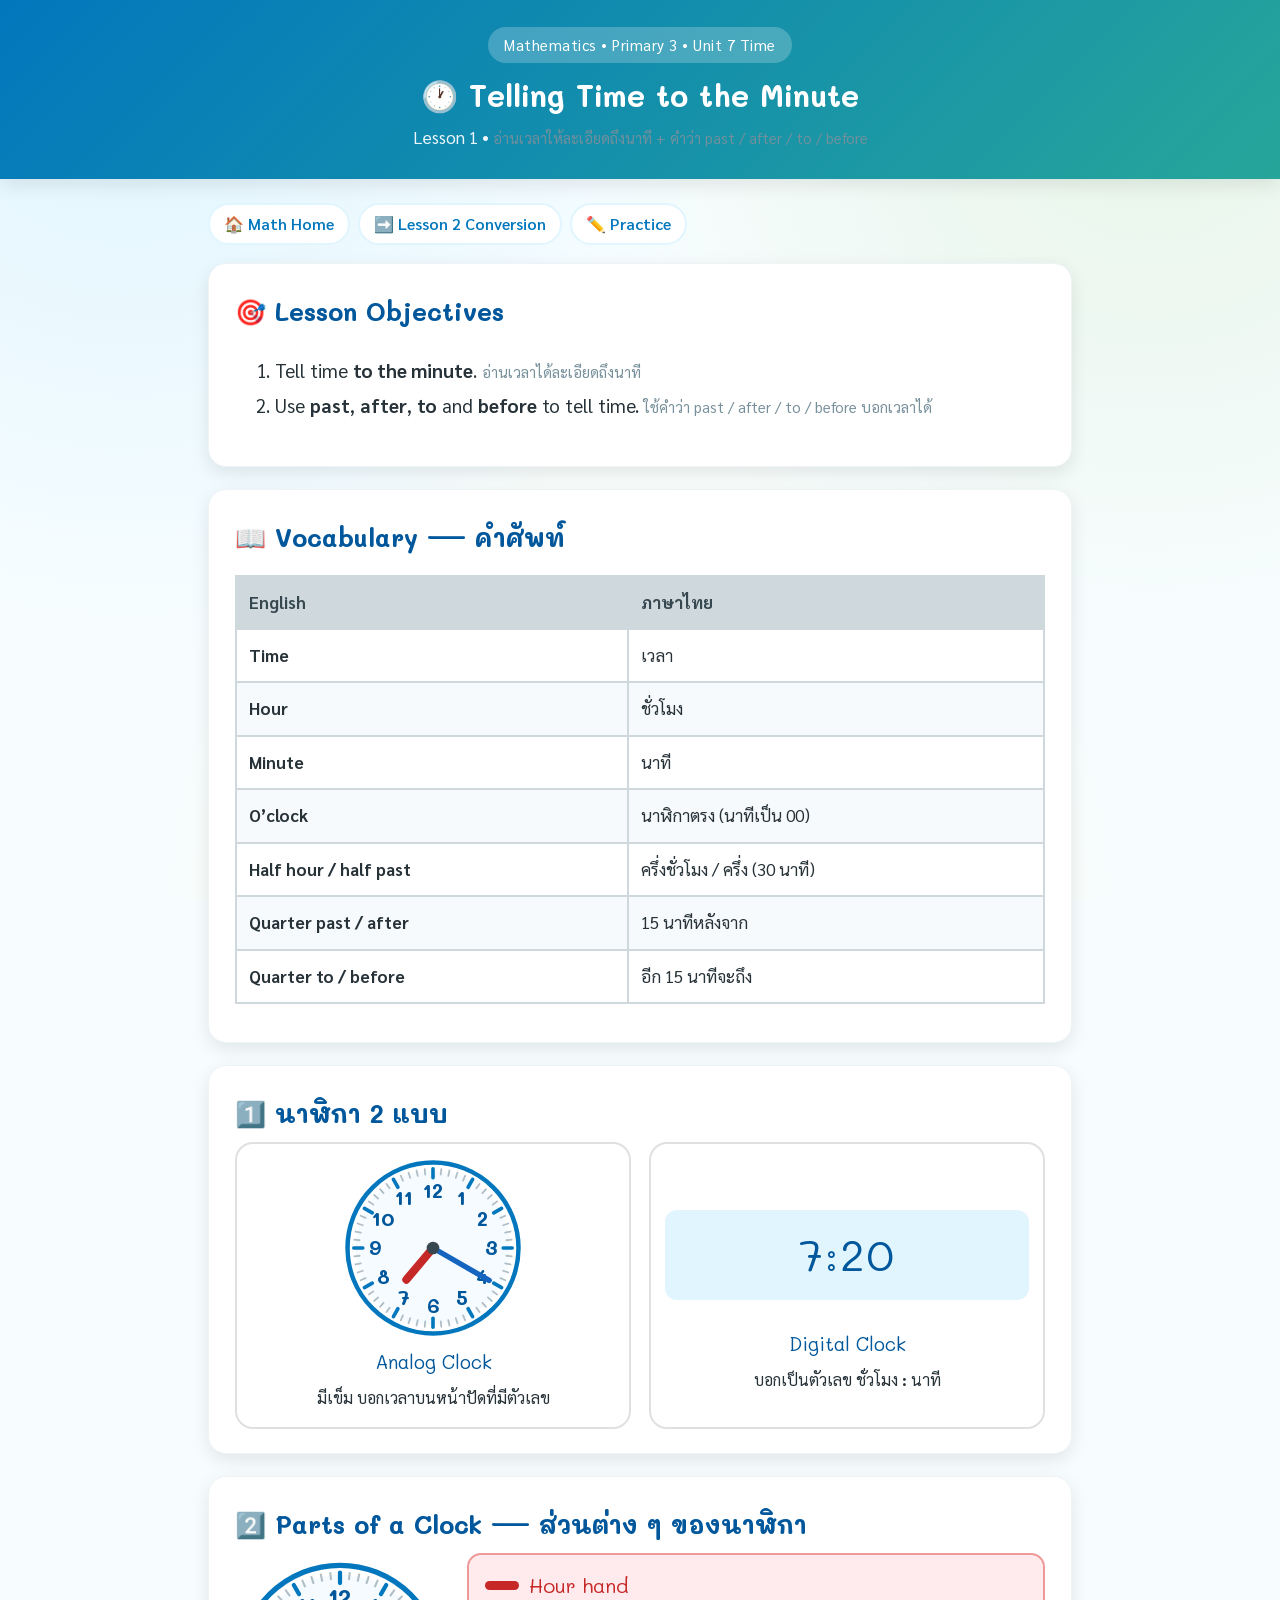
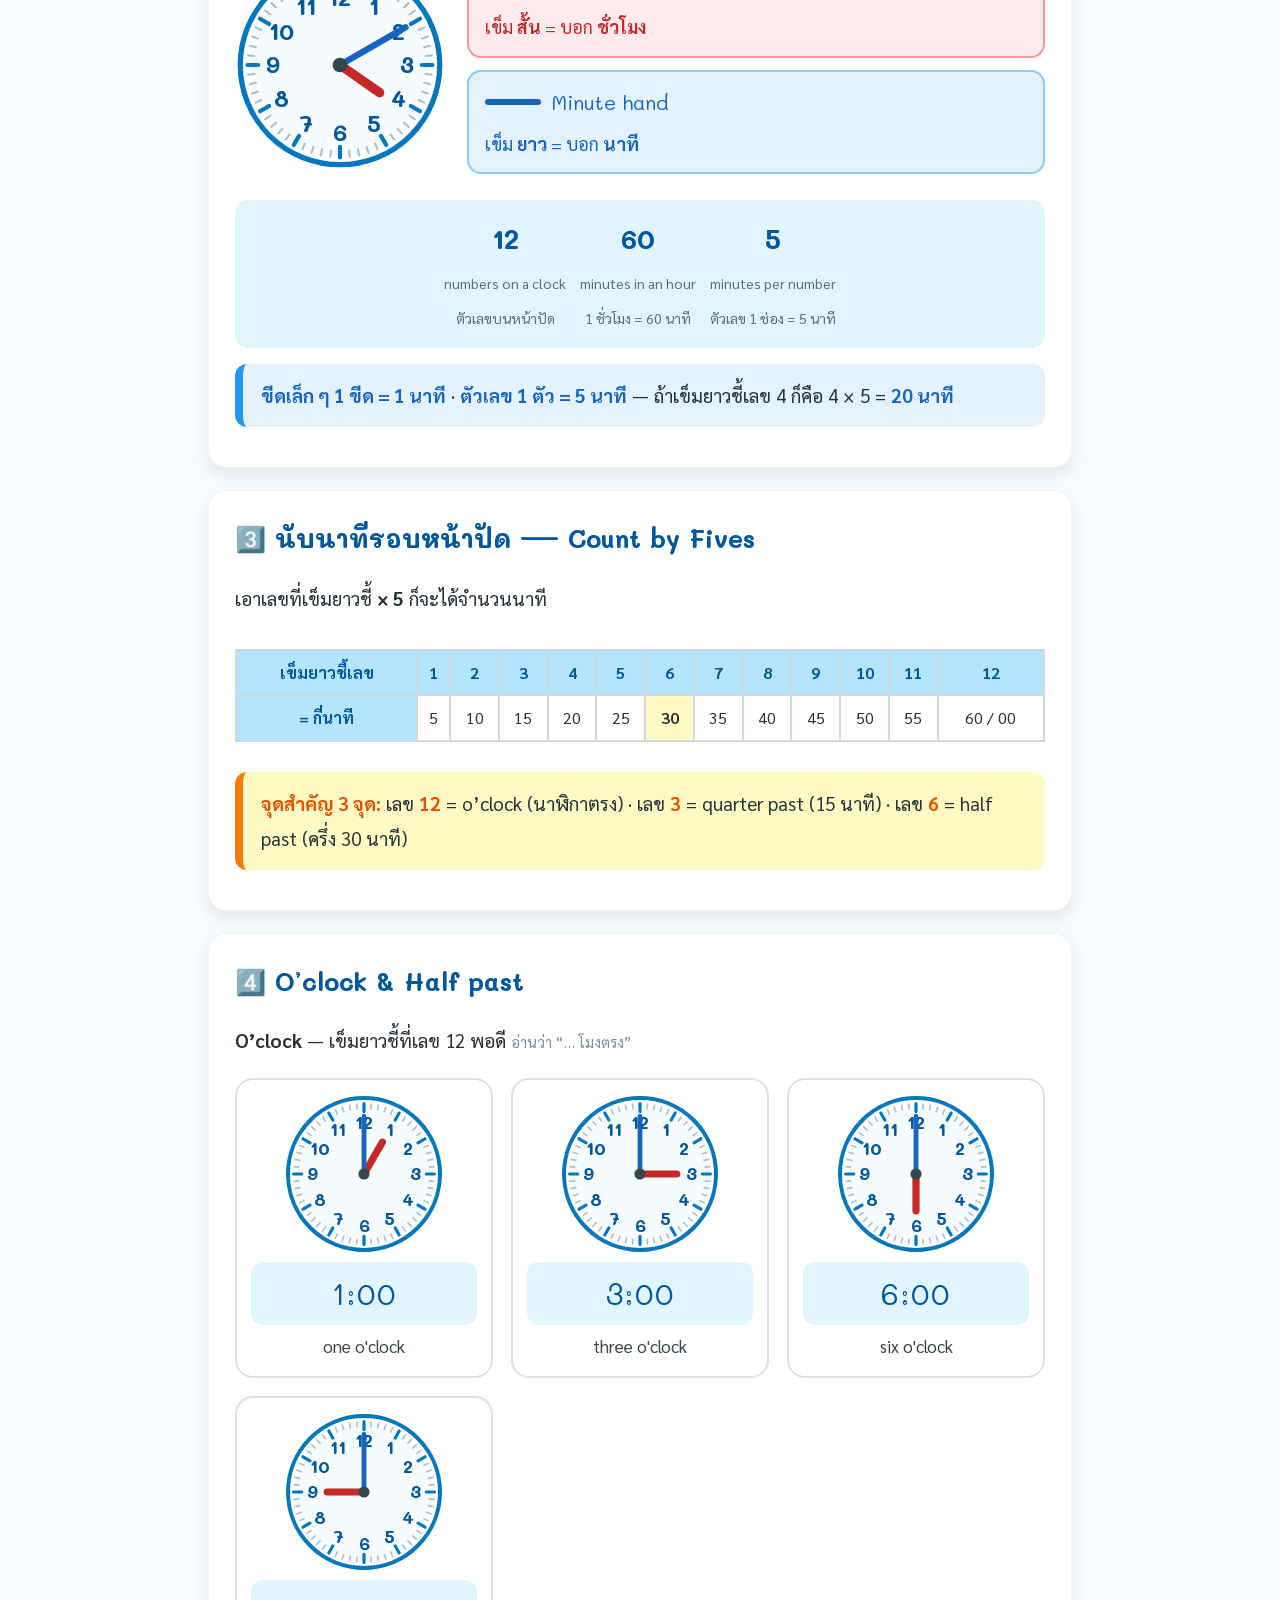
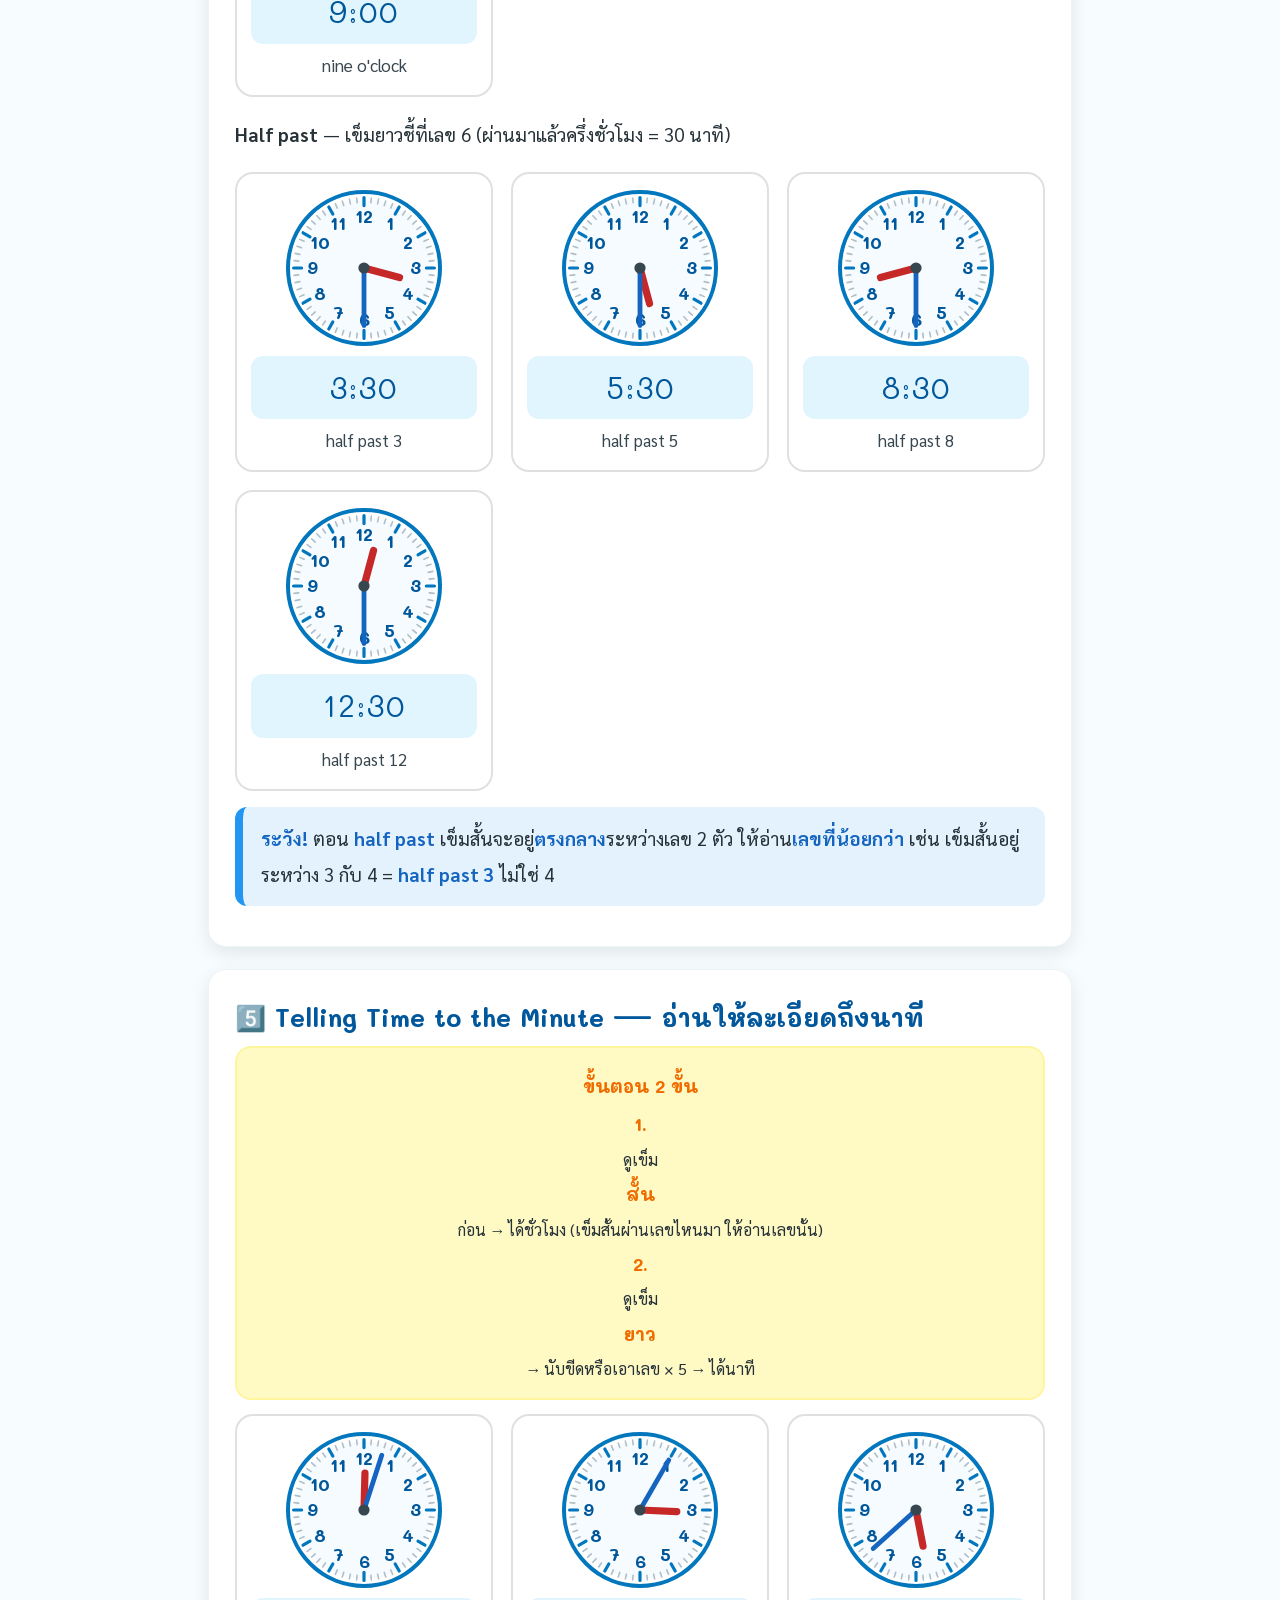
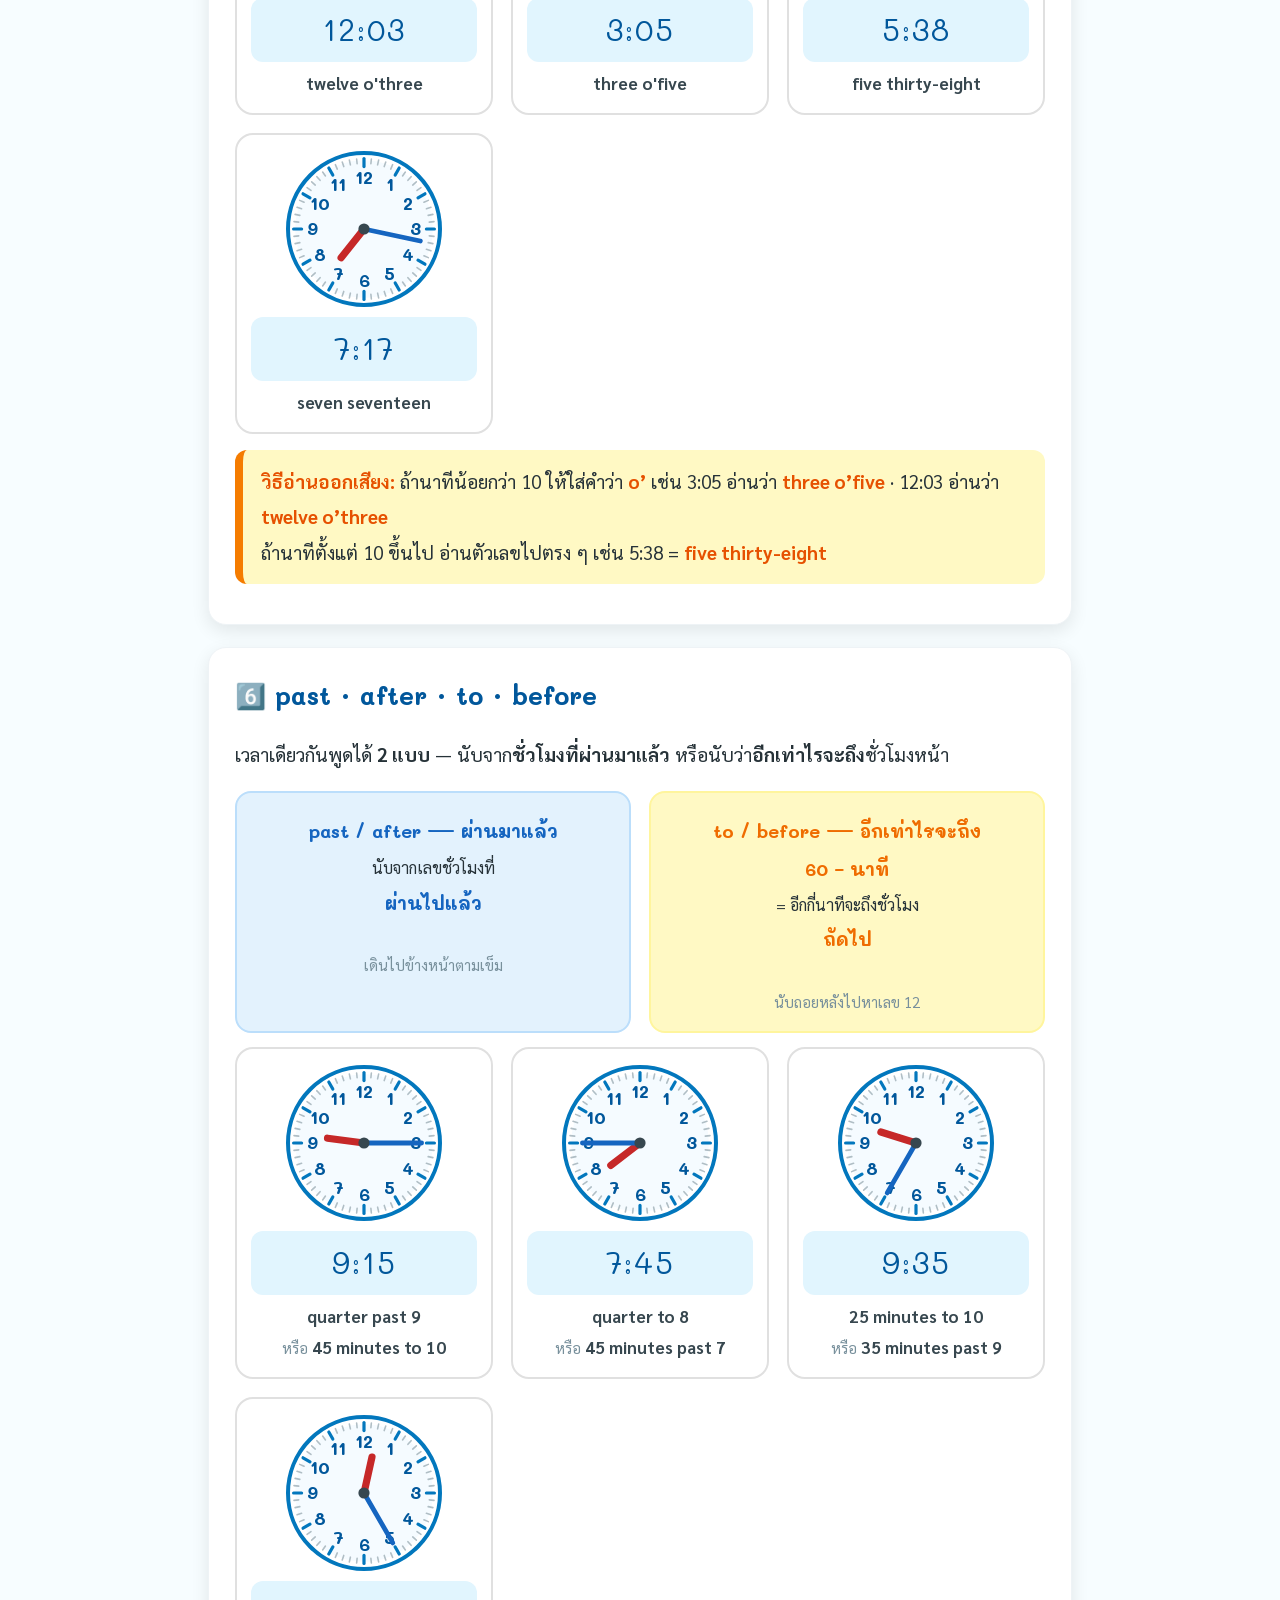
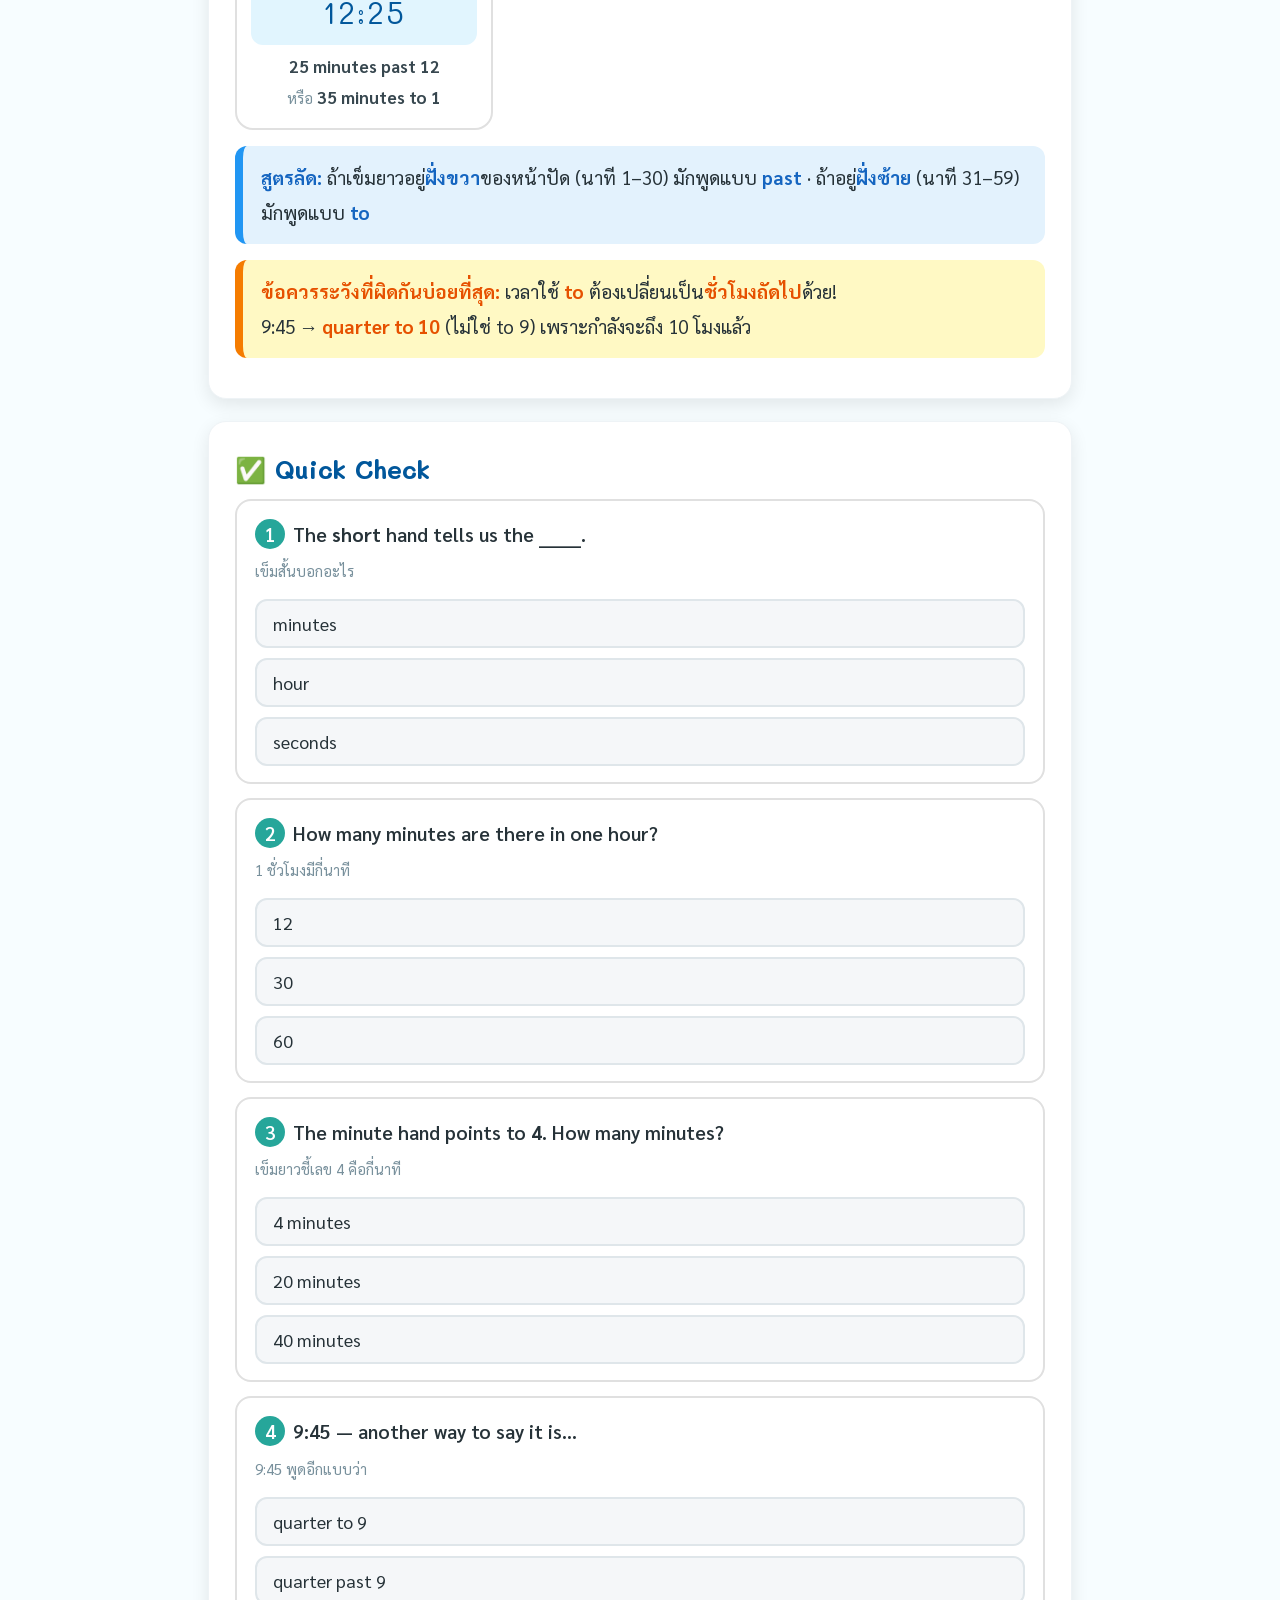
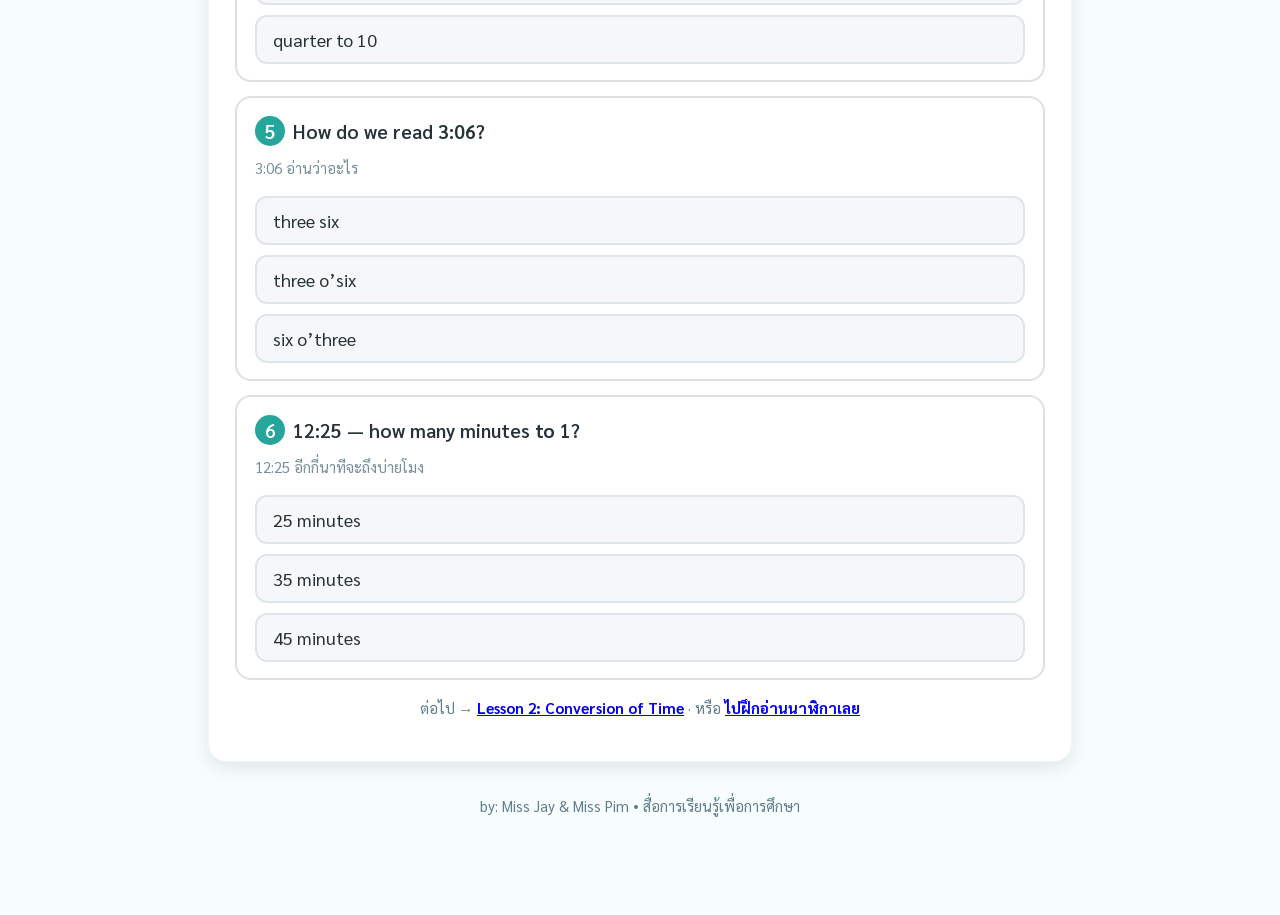
<file: unit7-lesson1.html>
<!DOCTYPE html>
<html lang="th">
<head>
<meta charset="UTF-8">
<meta name="viewport" content="width=device-width, initial-scale=1">
<title>Unit 7 Lesson 1 — Telling Time to the Minute</title>
<link rel="stylesheet" href="style.css">
<style>
  .handrow { display:flex; gap:22px; align-items:center; flex-wrap:wrap; justify-content:center; }
  .handkey { display:flex; gap:10px; align-items:center; }
  .handkey i { display:inline-block; border-radius:5px; flex:none; }
  .handkey .ht { font-family:'Mali',sans-serif; font-size:20px; }
  .hk-h { width:34px; height:9px; background:#c62828; }
  .hk-m { width:56px; height:6px; background:#1565c0; }
  .hcard { border-radius:14px; padding:12px 16px; border:2px solid; margin-bottom:12px; }
  .hcard p { margin:6px 0 0; font-size:18px; }
  .hcard p strong { color:inherit; }
  .hcard-h { background:#ffebee; border-color:#ef9a9a; color:#c62828; }
  .hcard-m { background:#e3f2fd; border-color:#90caf9; color:#1565c0; }
  .qc { background:#fff; border:2px solid #e0e0e0; border-radius:16px; padding:16px 18px; margin-bottom:14px; }
</style>
</head>
<body class="math">

<header class="site-head">
  <span class="unit">Mathematics • Primary 3 • Unit 7 Time</span>
  <h1>🕐 Telling Time to the Minute</h1>
  <p>Lesson 1 • <span class="th">อ่านเวลาให้ละเอียดถึงนาที + คำว่า past / after / to / before</span></p>
</header>

<div class="wrap">
  <nav class="crumb">
    <a href="index.html">🏠 Math Home</a>
    <a href="unit7-lesson2.html">➡️ Lesson 2 Conversion</a>
    <a href="unit7-practice.html">✏️ Practice</a>
  </nav>

  <div class="card">
    <h2>🎯 Lesson Objectives</h2>
    <ol>
      <li>Tell time <b>to the minute</b>. <span class="th">อ่านเวลาได้ละเอียดถึงนาที</span></li>
      <li>Use <b>past</b>, <b>after</b>, <b>to</b> and <b>before</b> to tell time.
        <span class="th">ใช้คำว่า past / after / to / before บอกเวลาได้</span></li>
    </ol>
  </div>

  <div class="card">
    <h2>📖 Vocabulary — คำศัพท์</h2>
    <table>
      <thead><tr><th>English</th><th>ภาษาไทย</th></tr></thead>
      <tbody>
        <tr><td><b>Time</b></td><td>เวลา</td></tr>
        <tr><td><b>Hour</b></td><td>ชั่วโมง</td></tr>
        <tr><td><b>Minute</b></td><td>นาที</td></tr>
        <tr><td><b>O’clock</b></td><td>นาฬิกาตรง (นาทีเป็น 00)</td></tr>
        <tr><td><b>Half hour / half past</b></td><td>ครึ่งชั่วโมง / ครึ่ง (30 นาที)</td></tr>
        <tr><td><b>Quarter past / after</b></td><td>15 นาทีหลังจาก</td></tr>
        <tr><td><b>Quarter to / before</b></td><td>อีก 15 นาทีจะถึง</td></tr>
      </tbody>
    </table>
  </div>

  <!-- 1. Analog vs digital -->
  <div class="card">
    <h2>1️⃣ นาฬิกา 2 แบบ</h2>
    <div class="two">
      <div class="clockbox">
        <div id="c-demo"></div>
        <div class="cap" style="font-family:'Mali',sans-serif;font-size:19px;color:#01579b;margin-top:6px">Analog Clock</div>
        <p style="font-size:16px;margin:4px 0 0">มีเข็ม บอกเวลาบนหน้าปัดที่มีตัวเลข</p>
      </div>
      <div class="clockbox">
        <div class="digi" style="font-size:44px;margin-top:52px">7:20</div>
        <div class="cap" style="font-family:'Mali',sans-serif;font-size:19px;color:#01579b;margin-top:26px">Digital Clock</div>
        <p style="font-size:16px;margin:4px 0 0">บอกเป็นตัวเลข ชั่วโมง <b>:</b> นาที</p>
      </div>
    </div>
  </div>

  <!-- 2. Parts of a clock -->
  <div class="card">
    <h2>2️⃣ Parts of a Clock — ส่วนต่าง ๆ ของนาฬิกา</h2>
    <div class="handrow">
      <div id="c-parts"></div>
      <div style="min-width:260px;flex:1">
        <div class="hcard hcard-h">
          <div class="handkey"><i class="hk-h"></i> <span class="ht">Hour hand</span></div>
          <p>เข็ม <strong>สั้น</strong> = บอก <strong>ชั่วโมง</strong></p>
        </div>
        <div class="hcard hcard-m">
          <div class="handkey"><i class="hk-m"></i> <span class="ht">Minute hand</span></div>
          <p>เข็ม <strong>ยาว</strong> = บอก <strong>นาที</strong></p>
        </div>
      </div>
    </div>

    <div class="strip">
      <div><b>12</b><span>numbers on a clock<br>ตัวเลขบนหน้าปัด</span></div>
      <div><b>60</b><span>minutes in an hour<br>1 ชั่วโมง = 60 นาที</span></div>
      <div><b>5</b><span>minutes per number<br>ตัวเลข 1 ช่อง = 5 นาที</span></div>
    </div>

    <div class="tip">
      <b>ขีดเล็ก ๆ 1 ขีด = 1 นาที</b> · <b>ตัวเลข 1 ตัว = 5 นาที</b> —
      ถ้าเข็มยาวชี้เลข 4 ก็คือ 4 × 5 = <b>20 นาที</b>
    </div>
  </div>

  <!-- 3. Counting minutes -->
  <div class="card">
    <h2>3️⃣ นับนาทีรอบหน้าปัด — Count by Fives</h2>
    <p>เอาเลขที่เข็มยาวชี้ <b>× 5</b> ก็จะได้จำนวนนาที</p>
    <div class="grid-table">
      <table>
        <thead><tr><th>เข็มยาวชี้เลข</th><th>1</th><th>2</th><th>3</th><th>4</th><th>5</th><th>6</th>
          <th>7</th><th>8</th><th>9</th><th>10</th><th>11</th><th>12</th></tr></thead>
        <tbody><tr><th>= กี่นาที</th><td>5</td><td>10</td><td>15</td><td>20</td><td>25</td>
          <td class="hl">30</td><td>35</td><td>40</td><td>45</td><td>50</td><td>55</td><td>60 / 00</td></tr></tbody>
      </table>
    </div>
    <div class="note">
      <b>จุดสำคัญ 3 จุด:</b> เลข <b>12</b> = o’clock (นาฬิกาตรง) ·
      เลข <b>3</b> = quarter past (15 นาที) · เลข <b>6</b> = half past (ครึ่ง 30 นาที)
    </div>
  </div>

  <!-- 4. o'clock and half past -->
  <div class="card">
    <h2>4️⃣ O’clock &amp; Half past</h2>
    <p><b>O’clock</b> — เข็มยาวชี้ที่เลข 12 พอดี <span class="th">อ่านว่า “… โมงตรง”</span></p>
    <div class="clocks" id="row-oclock"></div>

    <p style="margin-top:20px"><b>Half past</b> — เข็มยาวชี้ที่เลข 6 (ผ่านมาแล้วครึ่งชั่วโมง = 30 นาที)</p>
    <div class="clocks" id="row-half"></div>

    <div class="tip">
      <b>ระวัง!</b> ตอน <b>half past</b> เข็มสั้นจะอยู่<b>ตรงกลาง</b>ระหว่างเลข 2 ตัว
      ให้อ่าน<b>เลขที่น้อยกว่า</b> เช่น เข็มสั้นอยู่ระหว่าง 3 กับ 4 = <b>half past 3</b> ไม่ใช่ 4
    </div>
  </div>

  <!-- 5. To the minute -->
  <div class="card">
    <h2>5️⃣ Telling Time to the Minute — อ่านให้ละเอียดถึงนาที</h2>
    <div class="box yellow">
      <b>ขั้นตอน 2 ขั้น</b>
      <p><b>1.</b> ดูเข็ม<b>สั้น</b>ก่อน → ได้ชั่วโมง (เข็มสั้นผ่านเลขไหนมา ให้อ่านเลขนั้น)<br>
         <b>2.</b> ดูเข็ม<b>ยาว</b> → นับขีดหรือเอาเลข × 5 → ได้นาที</p>
    </div>
    <div class="clocks" id="row-minute"></div>

    <div class="note">
      <b>วิธีอ่านออกเสียง:</b> ถ้านาทีน้อยกว่า 10 ให้ใส่คำว่า <b>o’</b> เช่น
      3:05 อ่านว่า <b>three o’five</b> · 12:03 อ่านว่า <b>twelve o’three</b><br>
      ถ้านาทีตั้งแต่ 10 ขึ้นไป อ่านตัวเลขไปตรง ๆ เช่น 5:38 = <b>five thirty-eight</b>
    </div>
  </div>

  <!-- 6. past / to -->
  <div class="card">
    <h2>6️⃣ past · after · to · before</h2>
    <p>เวลาเดียวกันพูดได้ <b>2 แบบ</b> — นับจาก<b>ชั่วโมงที่ผ่านมาแล้ว</b> หรือนับว่า<b>อีกเท่าไรจะถึง</b>ชั่วโมงหน้า</p>

    <div class="two">
      <div class="box blue">
        <b>past / after — ผ่านมาแล้ว</b>
        <p>นับจากเลขชั่วโมงที่<b>ผ่านไปแล้ว</b><br>
          <span class="th">เดินไปข้างหน้าตามเข็ม</span></p>
      </div>
      <div class="box yellow">
        <b>to / before — อีกเท่าไรจะถึง</b>
        <p><b>60 − นาที</b> = อีกกี่นาทีจะถึงชั่วโมง<b>ถัดไป</b><br>
          <span class="th">นับถอยหลังไปหาเลข 12</span></p>
      </div>
    </div>

    <div class="clocks" id="row-past"></div>

    <div class="tip">
      <b>สูตรลัด:</b> ถ้าเข็มยาวอยู่<b>ฝั่งขวา</b>ของหน้าปัด (นาที 1–30) มักพูดแบบ <b>past</b> ·
      ถ้าอยู่<b>ฝั่งซ้าย</b> (นาที 31–59) มักพูดแบบ <b>to</b>
    </div>

    <div class="note">
      <b>ข้อควรระวังที่ผิดกันบ่อยที่สุด:</b> เวลาใช้ <b>to</b> ต้องเปลี่ยนเป็น<b>ชั่วโมงถัดไป</b>ด้วย!<br>
      9:45 → <b>quarter to 10</b> (ไม่ใช่ to 9) เพราะกำลังจะถึง 10 โมงแล้ว
    </div>
  </div>

  <!-- Quick check -->
  <div class="card">
    <h2>✅ Quick Check</h2>
    <div id="qc"></div>
    <p class="foot" style="margin-top:14px">
      ต่อไป → <a href="unit7-lesson2.html"><b>Lesson 2: Conversion of Time</b></a> ·
      หรือ <a href="unit7-practice.html"><b>ไปฝึกอ่านนาฬิกาเลย</b></a>
    </p>
  </div>

  <p class="foot">by: Miss Jay &amp; Miss Pim • สื่อการเรียนรู้เพื่อการศึกษา</p>
</div>

<script src="clock.js"></script>
<script>
Clock.draw('c-demo', 7, 20, { size: 180 });
Clock.draw('c-parts', 4, 10, { size: 210 });

/* แถวนาฬิกาพร้อมคำอ่าน */
function row(id, list, mode) {
  var root = document.getElementById(id);
  list.forEach(function (t, i) {
    var d = document.createElement('div'); d.className = 'clockbox';
    var cid = id + '-' + i;
    var words;
    if (mode === 'past') {
      /* นาทีเกิน 30 คนอังกฤษนิยมพูดแบบ "to" ก่อน จึงสลับให้แบบที่ใช้จริงขึ้นก่อน */
      var a = Clock.readPast(t[0], t[1]), b = Clock.readTo(t[0], t[1]);
      if (t[1] > 30) { var tmp = a; a = b; b = tmp; }
      words = '<b>' + a + '</b><br><span class="th">หรือ</span> <b>' + b + '</b>';
    } else {
      words = Clock.readPast(t[0], t[1]);
      if (mode === 'minute') words = '<b>' + Clock.readNumber(t[0], t[1]) + '</b>';
    }
    d.innerHTML = '<div id="' + cid + '"></div><div class="digi">' +
      Clock.digital(t[0], t[1]) + '</div><div class="words">' + words + '</div>';
    root.appendChild(d);
    Clock.draw(cid, t[0], t[1], { size: 160 });
  });
}

row('row-oclock', [[1, 0], [3, 0], [6, 0], [9, 0]]);
row('row-half',   [[3, 30], [5, 30], [8, 30], [12, 30]]);
row('row-minute', [[12, 3], [3, 5], [5, 38], [7, 17]], 'minute');
row('row-past',   [[9, 15], [7, 45], [9, 35], [12, 25]], 'past');

/* Quick check */
var QC = [
  { q: 'The <b>short</b> hand tells us the ______.', th: 'เข็มสั้นบอกอะไร',
    o: ['minutes', 'hour', 'seconds'], a: 1,
    why: 'เข็ม<b>สั้น</b> = ชั่วโมง · เข็ม<b>ยาว</b> = นาที (ยาวกว่า เพราะต้องวิ่งไกลกว่า)' },
  { q: 'How many minutes are there in one hour?', th: '1 ชั่วโมงมีกี่นาที',
    o: ['12', '30', '60'], a: 2, why: '1 hour = <b>60 minutes</b> เสมอ' },
  { q: 'The minute hand points to <b>4</b>. How many minutes?', th: 'เข็มยาวชี้เลข 4 คือกี่นาที',
    o: ['4 minutes', '20 minutes', '40 minutes'], a: 1,
    why: 'เลข × 5 → 4 × 5 = <b>20 minutes</b>' },
  { q: '9:45 — another way to say it is…', th: '9:45 พูดอีกแบบว่า',
    o: ['quarter to 9', 'quarter past 9', 'quarter to 10'], a: 2,
    why: '60 − 45 = 15 นาที และต้องเปลี่ยนเป็น<b>ชั่วโมงถัดไป</b> → <b>quarter to 10</b>' },
  { q: 'How do we read <b>3:06</b>?', th: '3:06 อ่านว่าอะไร',
    o: ['three six', 'three o’six', 'six o’three'], a: 1,
    why: 'นาทีน้อยกว่า 10 ให้ใส่ <b>o’</b> ข้างหน้า → <b>three o’six</b>' },
  { q: '12:25 — how many minutes <b>to</b> 1?', th: '12:25 อีกกี่นาทีจะถึงบ่ายโมง',
    o: ['25 minutes', '35 minutes', '45 minutes'], a: 1,
    why: '60 − 25 = <b>35 minutes to 1</b>' }
];
(function () {
  var root = document.getElementById('qc');
  QC.forEach(function (it, i) {
    var d = document.createElement('div'); d.className = 'qc';
    var h = '<div style="font-weight:600;font-size:19px;margin-bottom:10px"><span class="qnum" style="background:#26a69a;color:#fff;border-radius:50%;display:inline-block;width:30px;height:30px;line-height:30px;text-align:center;margin-right:8px">' +
      (i + 1) + '</span>' + it.q + '<br><span class="th">' + it.th + '</span></div><div class="opts">';
    it.o.forEach(function (t, j) { h += '<button class="opt" data-j="' + j + '">' + t + '</button>'; });
    h += '</div><div class="fb"></div>';
    d.innerHTML = h;
    var fb = d.querySelector('.fb');
    d.querySelectorAll('.opt').forEach(function (b) {
      b.addEventListener('click', function () {
        var j = +b.dataset.j, ok = j === it.a;
        d.querySelectorAll('.opt').forEach(function (x) {
          x.disabled = true;
          if (+x.dataset.j === it.a) x.classList.add('correct');
        });
        if (!ok) b.classList.add('wrong');
        fb.className = 'fb show ' + (ok ? 'ok' : 'no');
        fb.innerHTML = (ok ? '✅ ถูกต้อง! ' : '❌ คำตอบคือ <b>' + it.o[it.a] + '</b> — ') + it.why;
      });
    });
    root.appendChild(d);
  });
})();
</script>
</body>
</html>
</file>
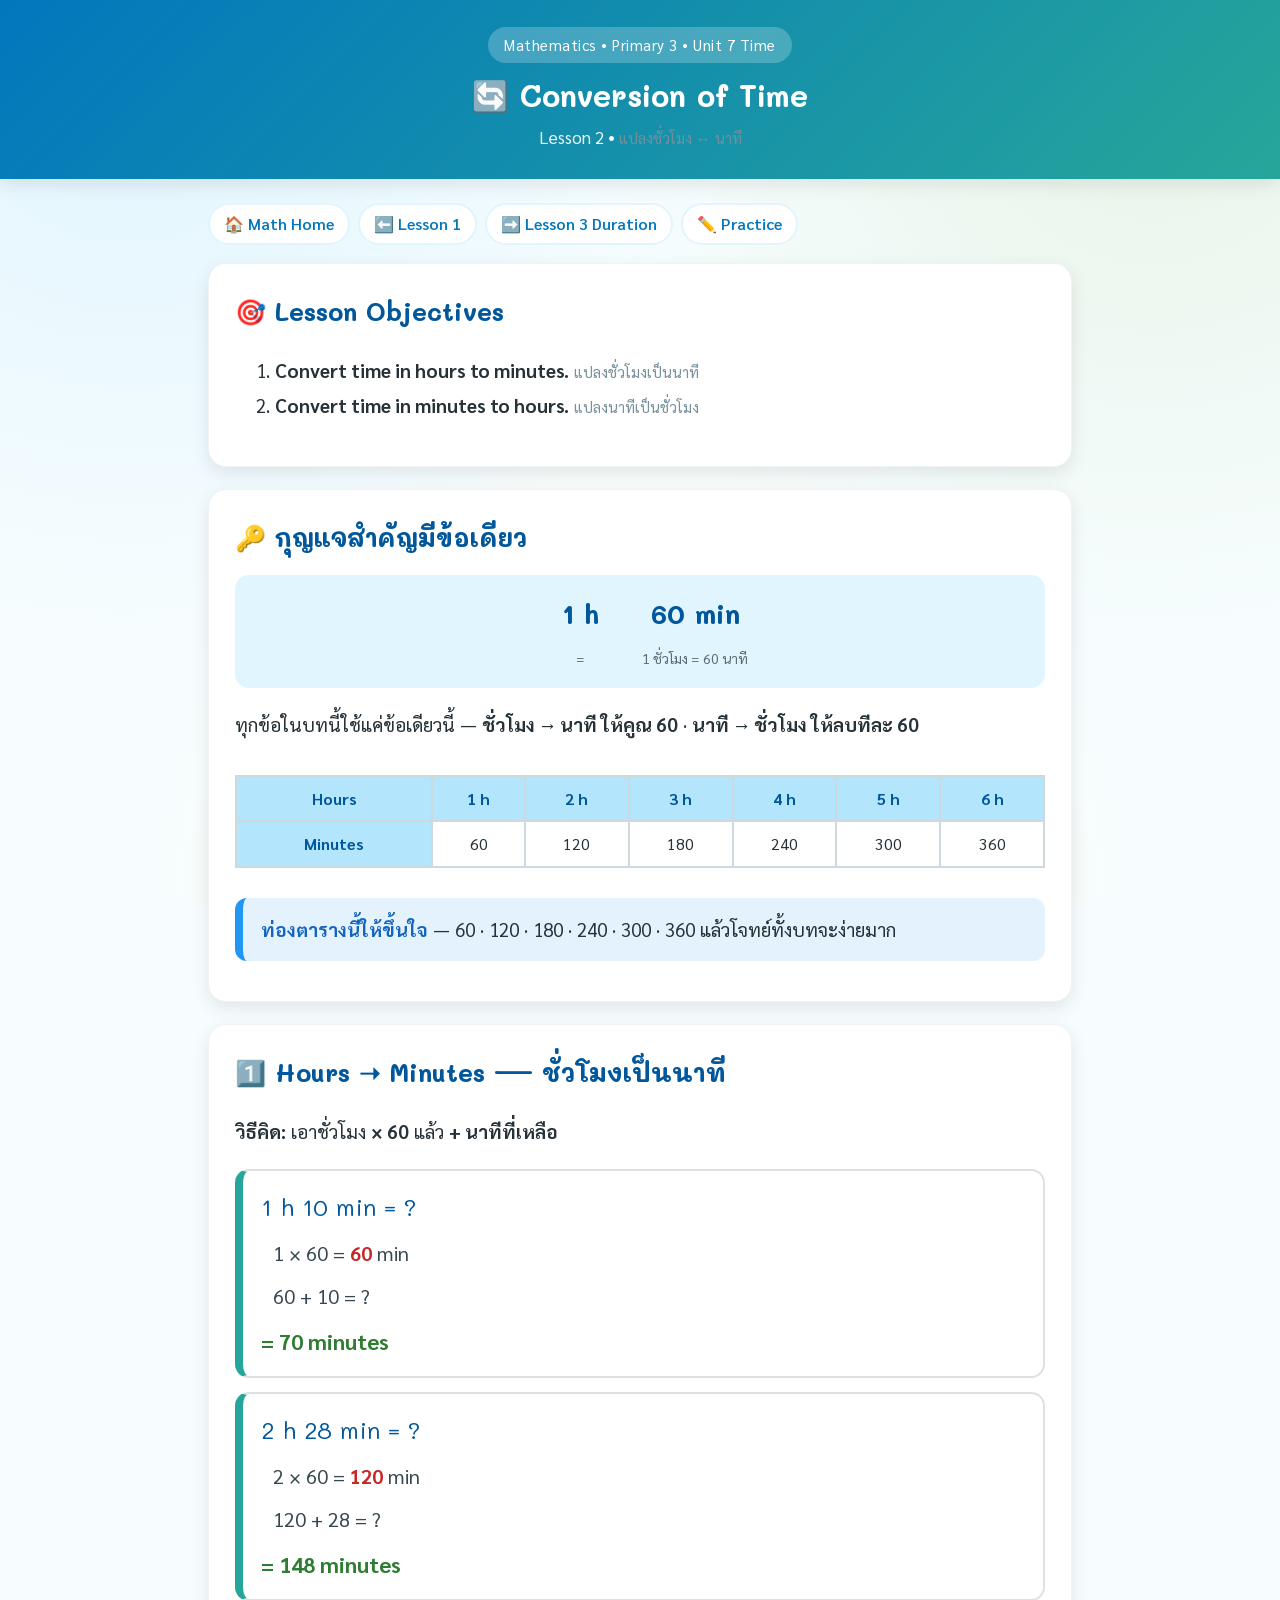
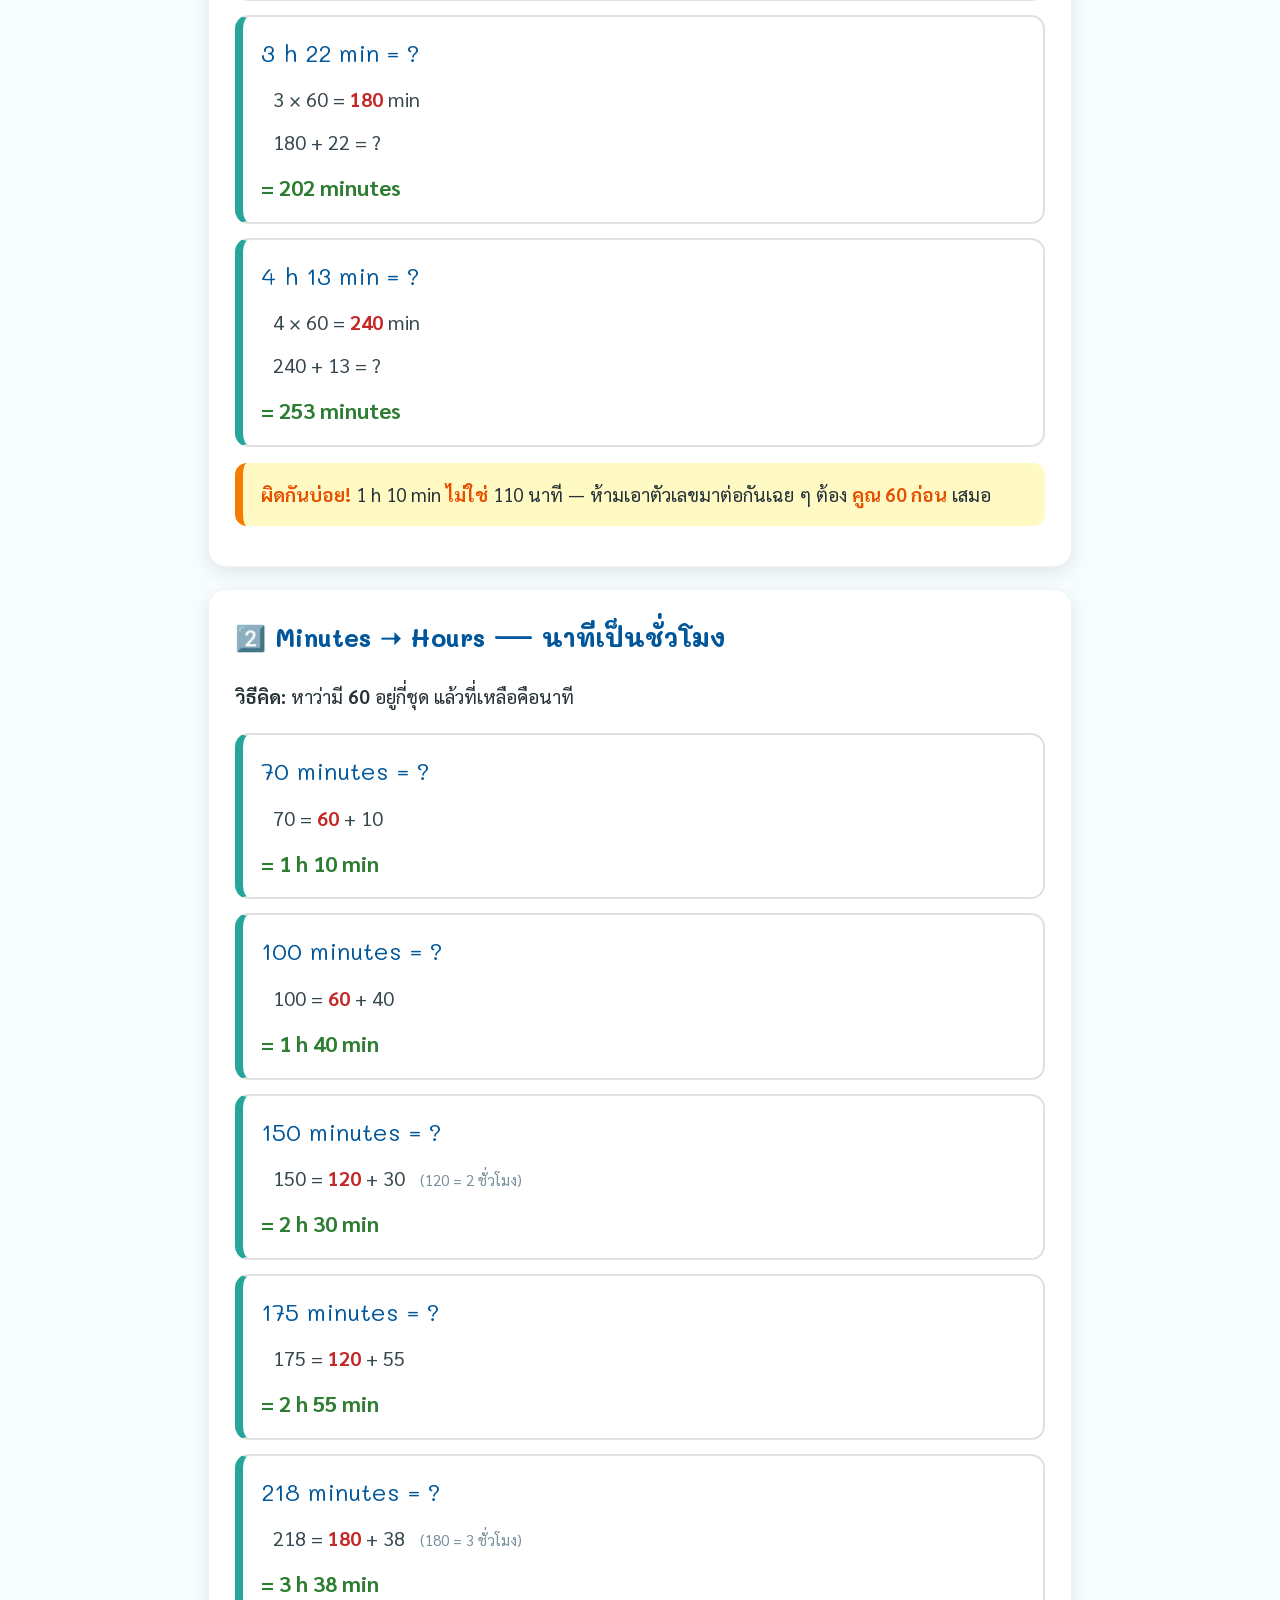
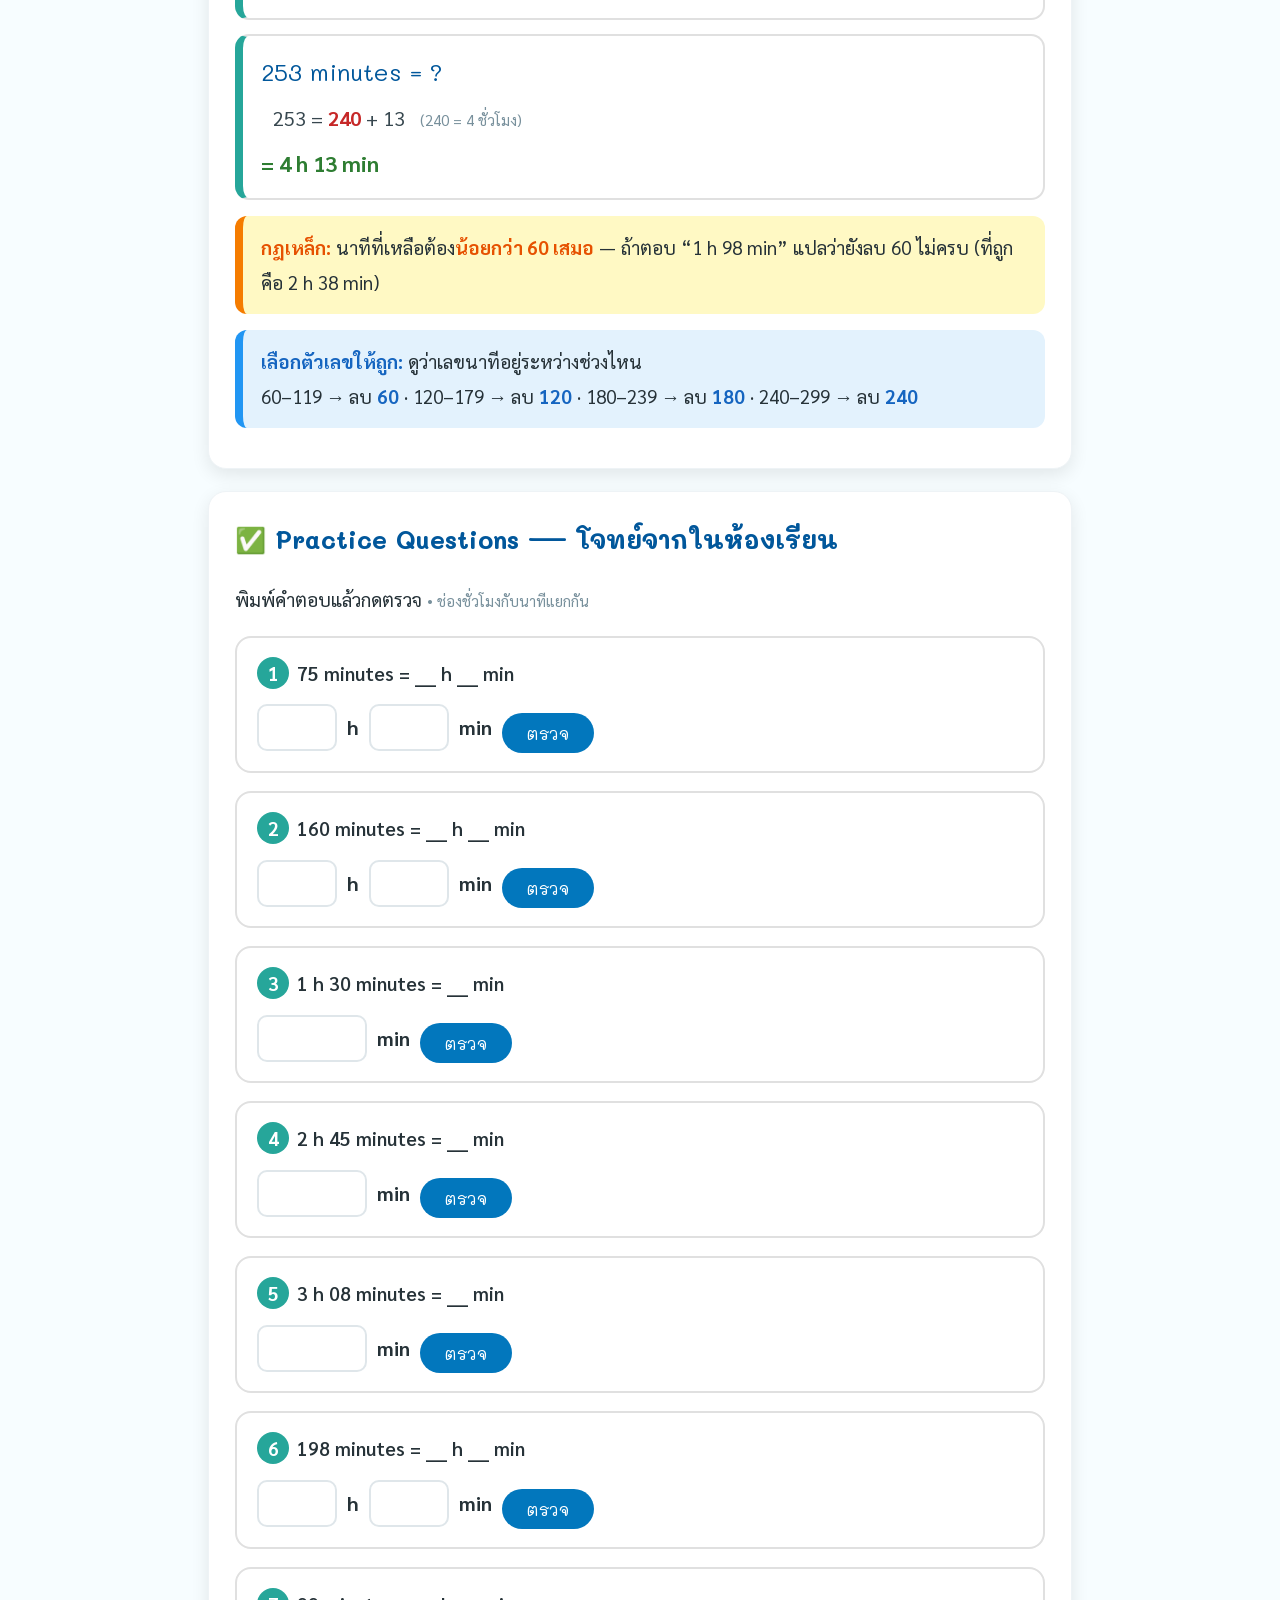
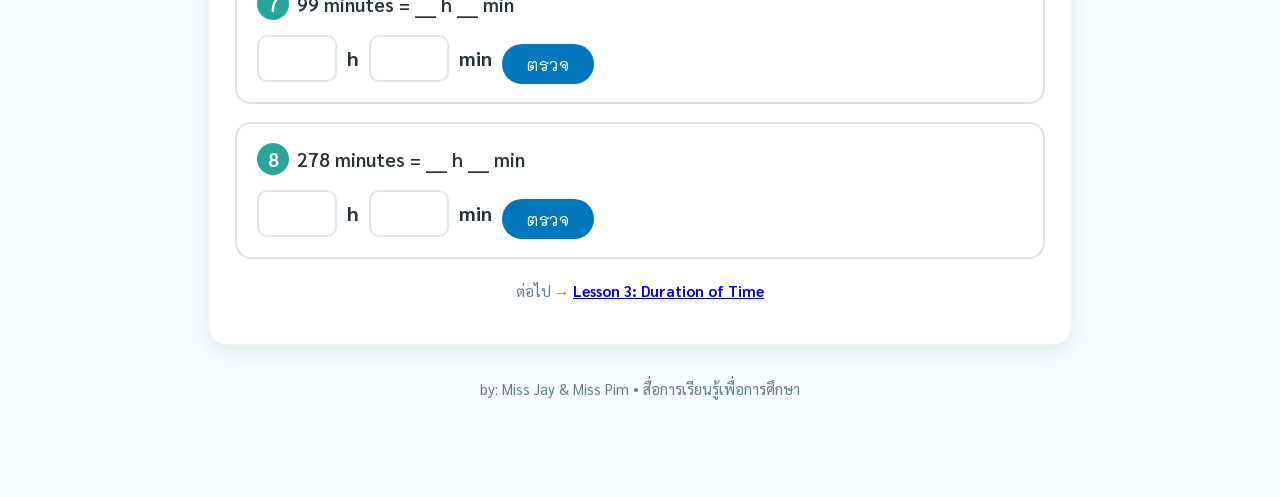
<file: unit7-lesson2.html>
<!DOCTYPE html>
<html lang="th">
<head>
<meta charset="UTF-8">
<meta name="viewport" content="width=device-width, initial-scale=1">
<title>Unit 7 Lesson 2 — Conversion of Time</title>
<link rel="stylesheet" href="style.css">
<style>
  .conv { background:#fff; border:2px solid #e0e0e0; border-left:8px solid #26a69a;
          border-radius:14px; padding:14px 18px; margin-bottom:14px; }
  .conv .lhs { font-family:'Mali',sans-serif; font-size:24px; color:#01579b; }
  .conv .step { font-size:20px; margin:6px 0 0 12px; color:#37474f; }
  .conv .step b { color:#c62828; }
  .conv .ans { font-size:22px; font-weight:700; color:#2e7d32; margin-top:6px; }
  .qc { background:#fff; border:2px solid #e0e0e0; border-radius:16px; padding:16px 18px; margin-bottom:14px; }
</style>
</head>
<body class="math">

<header class="site-head">
  <span class="unit">Mathematics • Primary 3 • Unit 7 Time</span>
  <h1>🔄 Conversion of Time</h1>
  <p>Lesson 2 • <span class="th">แปลงชั่วโมง ↔ นาที</span></p>
</header>

<div class="wrap">
  <nav class="crumb">
    <a href="index.html">🏠 Math Home</a>
    <a href="unit7-lesson1.html">⬅️ Lesson 1</a>
    <a href="unit7-lesson3.html">➡️ Lesson 3 Duration</a>
    <a href="unit7-practice.html">✏️ Practice</a>
  </nav>

  <div class="card">
    <h2>🎯 Lesson Objectives</h2>
    <ol>
      <li><b>Convert time in hours to minutes.</b> <span class="th">แปลงชั่วโมงเป็นนาที</span></li>
      <li><b>Convert time in minutes to hours.</b> <span class="th">แปลงนาทีเป็นชั่วโมง</span></li>
    </ol>
  </div>

  <div class="card">
    <h2>🔑 กุญแจสำคัญมีข้อเดียว</h2>
    <div class="strip">
      <div><b>1 h</b><span>=</span></div>
      <div><b>60 min</b><span>1 ชั่วโมง = 60 นาที</span></div>
    </div>
    <p>ทุกข้อในบทนี้ใช้แค่ข้อเดียวนี้ — <b>ชั่วโมง → นาที ให้คูณ 60</b> · <b>นาที → ชั่วโมง ให้ลบทีละ 60</b></p>

    <div class="grid-table">
      <table>
        <thead><tr><th>Hours</th><th>1 h</th><th>2 h</th><th>3 h</th><th>4 h</th><th>5 h</th><th>6 h</th></tr></thead>
        <tbody><tr><th>Minutes</th><td>60</td><td>120</td><td>180</td><td>240</td><td>300</td><td>360</td></tr></tbody>
      </table>
    </div>
    <div class="tip"><b>ท่องตารางนี้ให้ขึ้นใจ</b> — 60 · 120 · 180 · 240 · 300 · 360 แล้วโจทย์ทั้งบทจะง่ายมาก</div>
  </div>

  <!-- Hours -> Minutes -->
  <div class="card">
    <h2>1️⃣ Hours ➝ Minutes — ชั่วโมงเป็นนาที</h2>
    <p><b>วิธีคิด:</b> เอาชั่วโมง <b>× 60</b> แล้ว <b>+ นาทีที่เหลือ</b></p>

    <div class="conv">
      <div class="lhs">1 h 10 min = ?</div>
      <div class="step">1 × 60 = <b>60</b> min</div>
      <div class="step">60 + 10 = ?</div>
      <div class="ans">= 70 minutes</div>
    </div>

    <div class="conv">
      <div class="lhs">2 h 28 min = ?</div>
      <div class="step">2 × 60 = <b>120</b> min</div>
      <div class="step">120 + 28 = ?</div>
      <div class="ans">= 148 minutes</div>
    </div>

    <div class="conv">
      <div class="lhs">3 h 22 min = ?</div>
      <div class="step">3 × 60 = <b>180</b> min</div>
      <div class="step">180 + 22 = ?</div>
      <div class="ans">= 202 minutes</div>
    </div>

    <div class="conv">
      <div class="lhs">4 h 13 min = ?</div>
      <div class="step">4 × 60 = <b>240</b> min</div>
      <div class="step">240 + 13 = ?</div>
      <div class="ans">= 253 minutes</div>
    </div>

    <div class="note">
      <b>ผิดกันบ่อย!</b> 1 h 10 min <b>ไม่ใช่</b> 110 นาที —
      ห้ามเอาตัวเลขมาต่อกันเฉย ๆ ต้อง <b>คูณ 60 ก่อน</b> เสมอ
    </div>
  </div>

  <!-- Minutes -> Hours -->
  <div class="card">
    <h2>2️⃣ Minutes ➝ Hours — นาทีเป็นชั่วโมง</h2>
    <p><b>วิธีคิด:</b> หาว่ามี <b>60</b> อยู่กี่ชุด แล้วที่เหลือคือนาที</p>

    <div class="conv">
      <div class="lhs">70 minutes = ?</div>
      <div class="step">70 = <b>60</b> + 10</div>
      <div class="ans">= 1 h 10 min</div>
    </div>

    <div class="conv">
      <div class="lhs">100 minutes = ?</div>
      <div class="step">100 = <b>60</b> + 40</div>
      <div class="ans">= 1 h 40 min</div>
    </div>

    <div class="conv">
      <div class="lhs">150 minutes = ?</div>
      <div class="step">150 = <b>120</b> + 30 &nbsp; <span class="th">(120 = 2 ชั่วโมง)</span></div>
      <div class="ans">= 2 h 30 min</div>
    </div>

    <div class="conv">
      <div class="lhs">175 minutes = ?</div>
      <div class="step">175 = <b>120</b> + 55</div>
      <div class="ans">= 2 h 55 min</div>
    </div>

    <div class="conv">
      <div class="lhs">218 minutes = ?</div>
      <div class="step">218 = <b>180</b> + 38 &nbsp; <span class="th">(180 = 3 ชั่วโมง)</span></div>
      <div class="ans">= 3 h 38 min</div>
    </div>

    <div class="conv">
      <div class="lhs">253 minutes = ?</div>
      <div class="step">253 = <b>240</b> + 13 &nbsp; <span class="th">(240 = 4 ชั่วโมง)</span></div>
      <div class="ans">= 4 h 13 min</div>
    </div>

    <div class="note">
      <b>กฎเหล็ก:</b> นาทีที่เหลือต้อง<b>น้อยกว่า 60 เสมอ</b> —
      ถ้าตอบ “1 h 98 min” แปลว่ายังลบ 60 ไม่ครบ (ที่ถูกคือ 2 h 38 min)
    </div>

    <div class="tip">
      <b>เลือกตัวเลขให้ถูก:</b> ดูว่าเลขนาทีอยู่ระหว่างช่วงไหน<br>
      60–119 → ลบ <b>60</b> · 120–179 → ลบ <b>120</b> · 180–239 → ลบ <b>180</b> · 240–299 → ลบ <b>240</b>
    </div>
  </div>

  <!-- Practice questions from the slide -->
  <div class="card">
    <h2>✅ Practice Questions — โจทย์จากในห้องเรียน</h2>
    <p>พิมพ์คำตอบแล้วกดตรวจ <span class="th">• ช่องชั่วโมงกับนาทีแยกกัน</span></p>
    <div id="pq"></div>
    <p class="foot" style="margin-top:14px">
      ต่อไป → <a href="unit7-lesson3.html"><b>Lesson 3: Duration of Time</b></a>
    </p>
  </div>

  <p class="foot">by: Miss Jay &amp; Miss Pim • สื่อการเรียนรู้เพื่อการศึกษา</p>
</div>

<script>
/* โจทย์ท้ายบท — ตรงตามสไลด์ + เสริมอีกเล็กน้อย */
var PQ = [
  { t: '75 minutes = ___ h ___ min', h: 1, m: 15, why: '75 = 60 + 15 → <b>1 h 15 min</b>' },
  { t: '160 minutes = ___ h ___ min', h: 2, m: 40, why: '160 = 120 + 40 → <b>2 h 40 min</b>' },
  { t: '1 h 30 minutes = ___ min', total: 90, why: '1 × 60 = 60 แล้ว 60 + 30 = <b>90 minutes</b>' },
  { t: '2 h 45 minutes = ___ min', total: 165, why: '2 × 60 = 120 แล้ว 120 + 45 = <b>165 minutes</b>' },
  { t: '3 h 08 minutes = ___ min', total: 188, why: '3 × 60 = 180 แล้ว 180 + 8 = <b>188 minutes</b>' },
  { t: '198 minutes = ___ h ___ min', h: 3, m: 18, why: '198 = 180 + 18 → <b>3 h 18 min</b>' },
  { t: '99 minutes = ___ h ___ min', h: 1, m: 39, why: '99 = 60 + 39 → <b>1 h 39 min</b>' },
  { t: '278 minutes = ___ h ___ min', h: 4, m: 38, why: '278 = 240 + 38 → <b>4 h 38 min</b>' }
];

(function () {
  var root = document.getElementById('pq');
  PQ.forEach(function (it, i) {
    var d = document.createElement('div'); d.className = 'q';
    var inputs = it.total !== undefined
      ? '<input type="number" class="a" inputmode="numeric" style="width:110px"> <b>min</b>'
      : '<input type="number" class="a" inputmode="numeric" style="width:80px"> <b>h</b> ' +
        '<input type="number" class="b" inputmode="numeric" style="width:80px"> <b>min</b>';
    d.innerHTML = '<div class="qtext"><span class="qnum">' + (i + 1) + '</span>' + it.t + '</div>' +
      '<div style="display:flex;gap:10px;align-items:center;flex-wrap:wrap;margin-top:12px;font-size:20px">' +
      inputs + ' <button class="btn">ตรวจ</button></div><div class="fb"></div>';
    d.querySelectorAll('input').forEach(function (x) {
      x.style.fontFamily = 'inherit'; x.style.fontSize = '21px'; x.style.fontWeight = '700';
      x.style.textAlign = 'center'; x.style.padding = '8px';
      x.style.border = '2px solid #dfe6ea'; x.style.borderRadius = '10px';
    });
    var fb = d.querySelector('.fb');
    d.querySelector('.btn').addEventListener('click', function () {
      if (fb.classList.contains('show')) return;
      var A = d.querySelector('.a'), B = d.querySelector('.b');
      if (A.value === '' || (B && B.value === '')) { alert('เติมคำตอบให้ครบก่อนนะ'); return; }
      var ok = it.total !== undefined ? +A.value === it.total : (+A.value === it.h && +B.value === it.m);
      [A, B].forEach(function (x) {
        if (!x) return;
        x.disabled = true;
        x.style.background = ok ? '#c8e6c9' : '#ffcdd2';
        x.style.borderColor = ok ? '#2e7d32' : '#d32f2f';
      });
      fb.className = 'fb show ' + (ok ? 'ok' : 'no');
      fb.innerHTML = (ok ? '✅ ถูกต้อง! ' : '❌ ') + it.why;
    });
    root.appendChild(d);
  });
})();
</script>
</body>
</html>
</file>
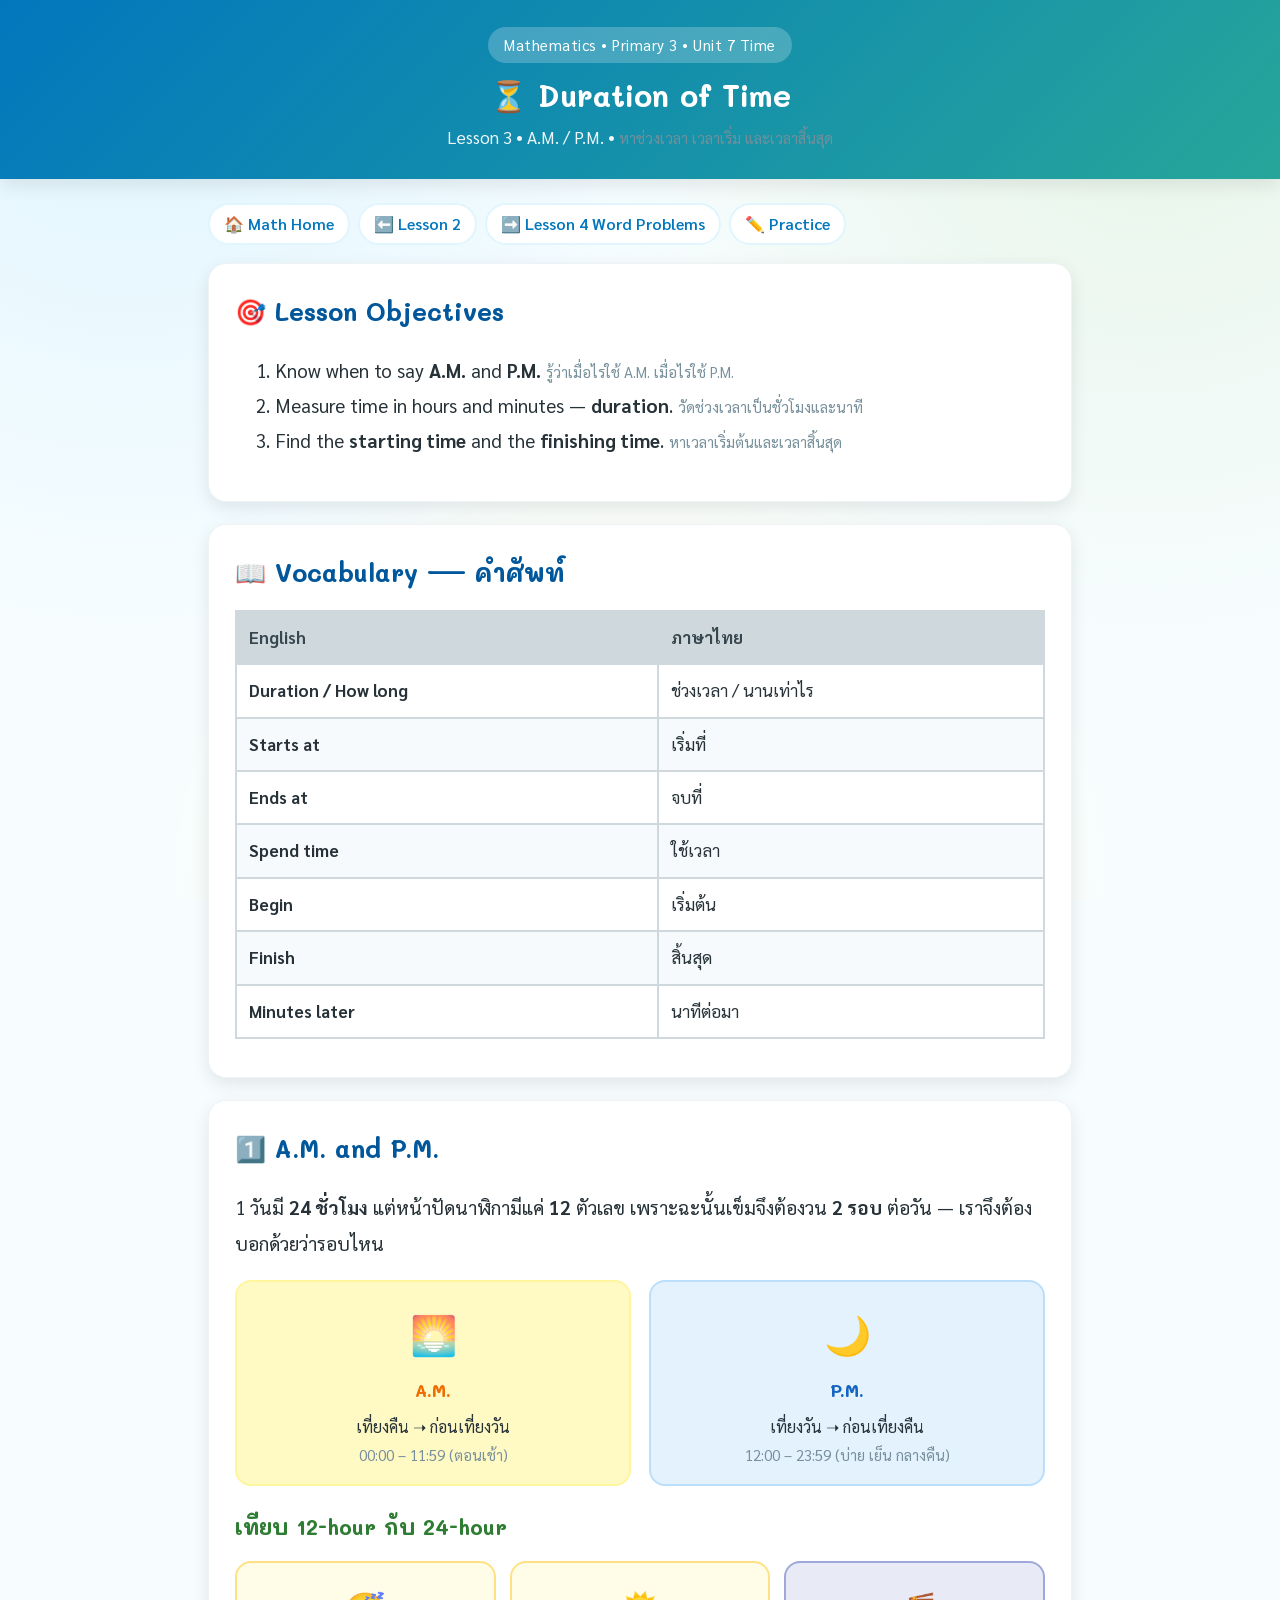
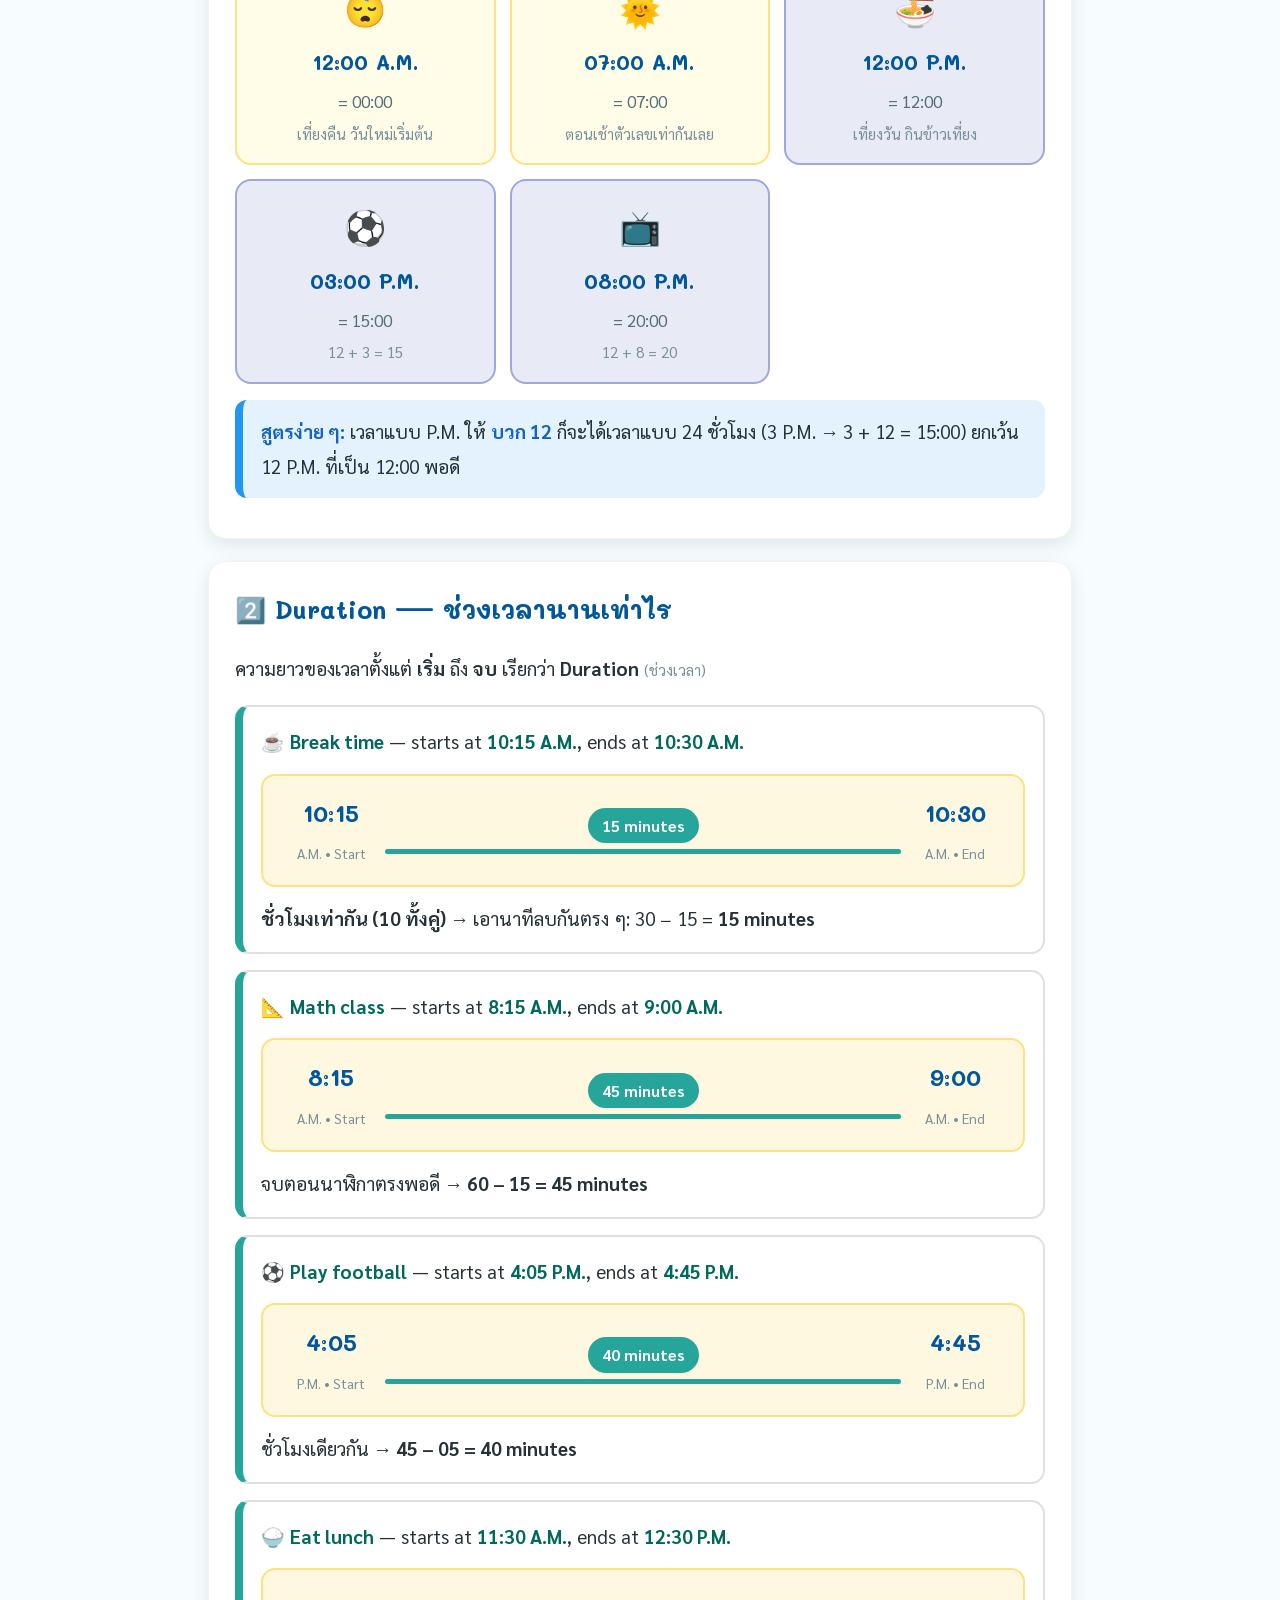
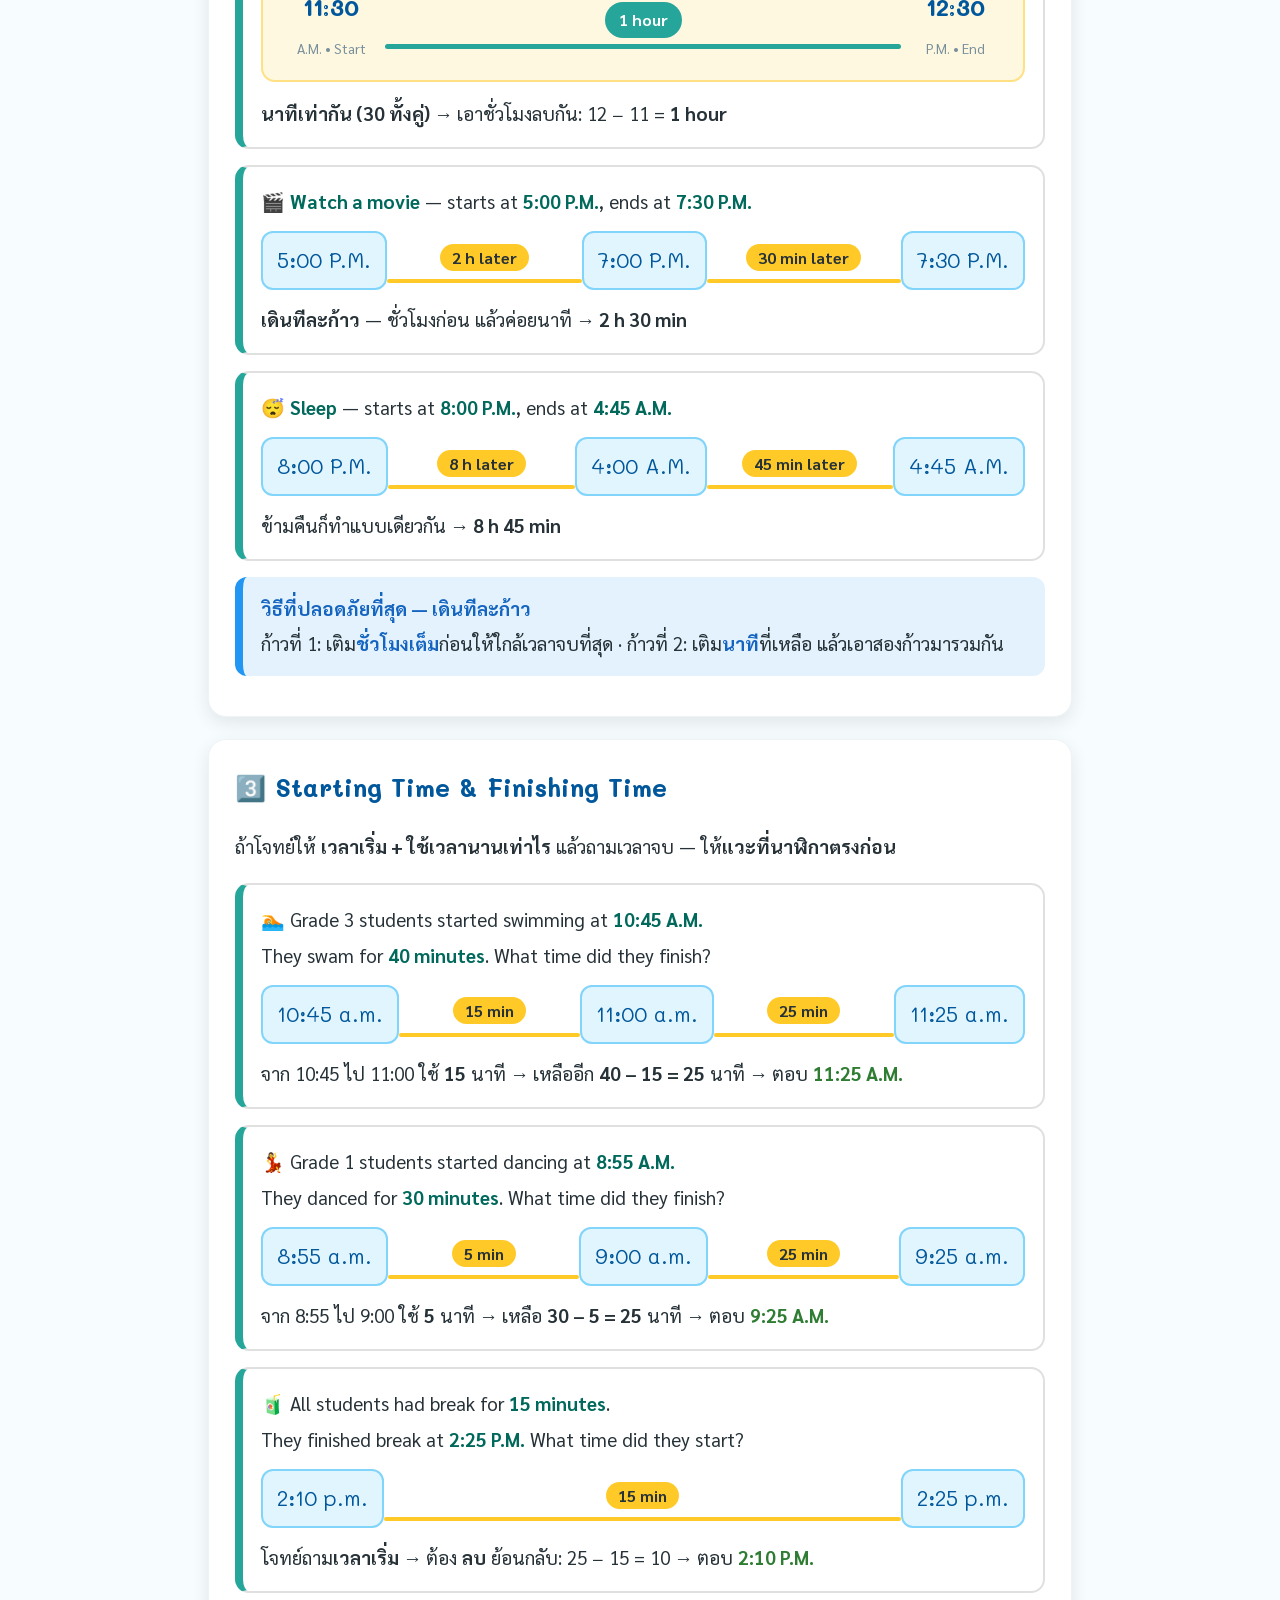
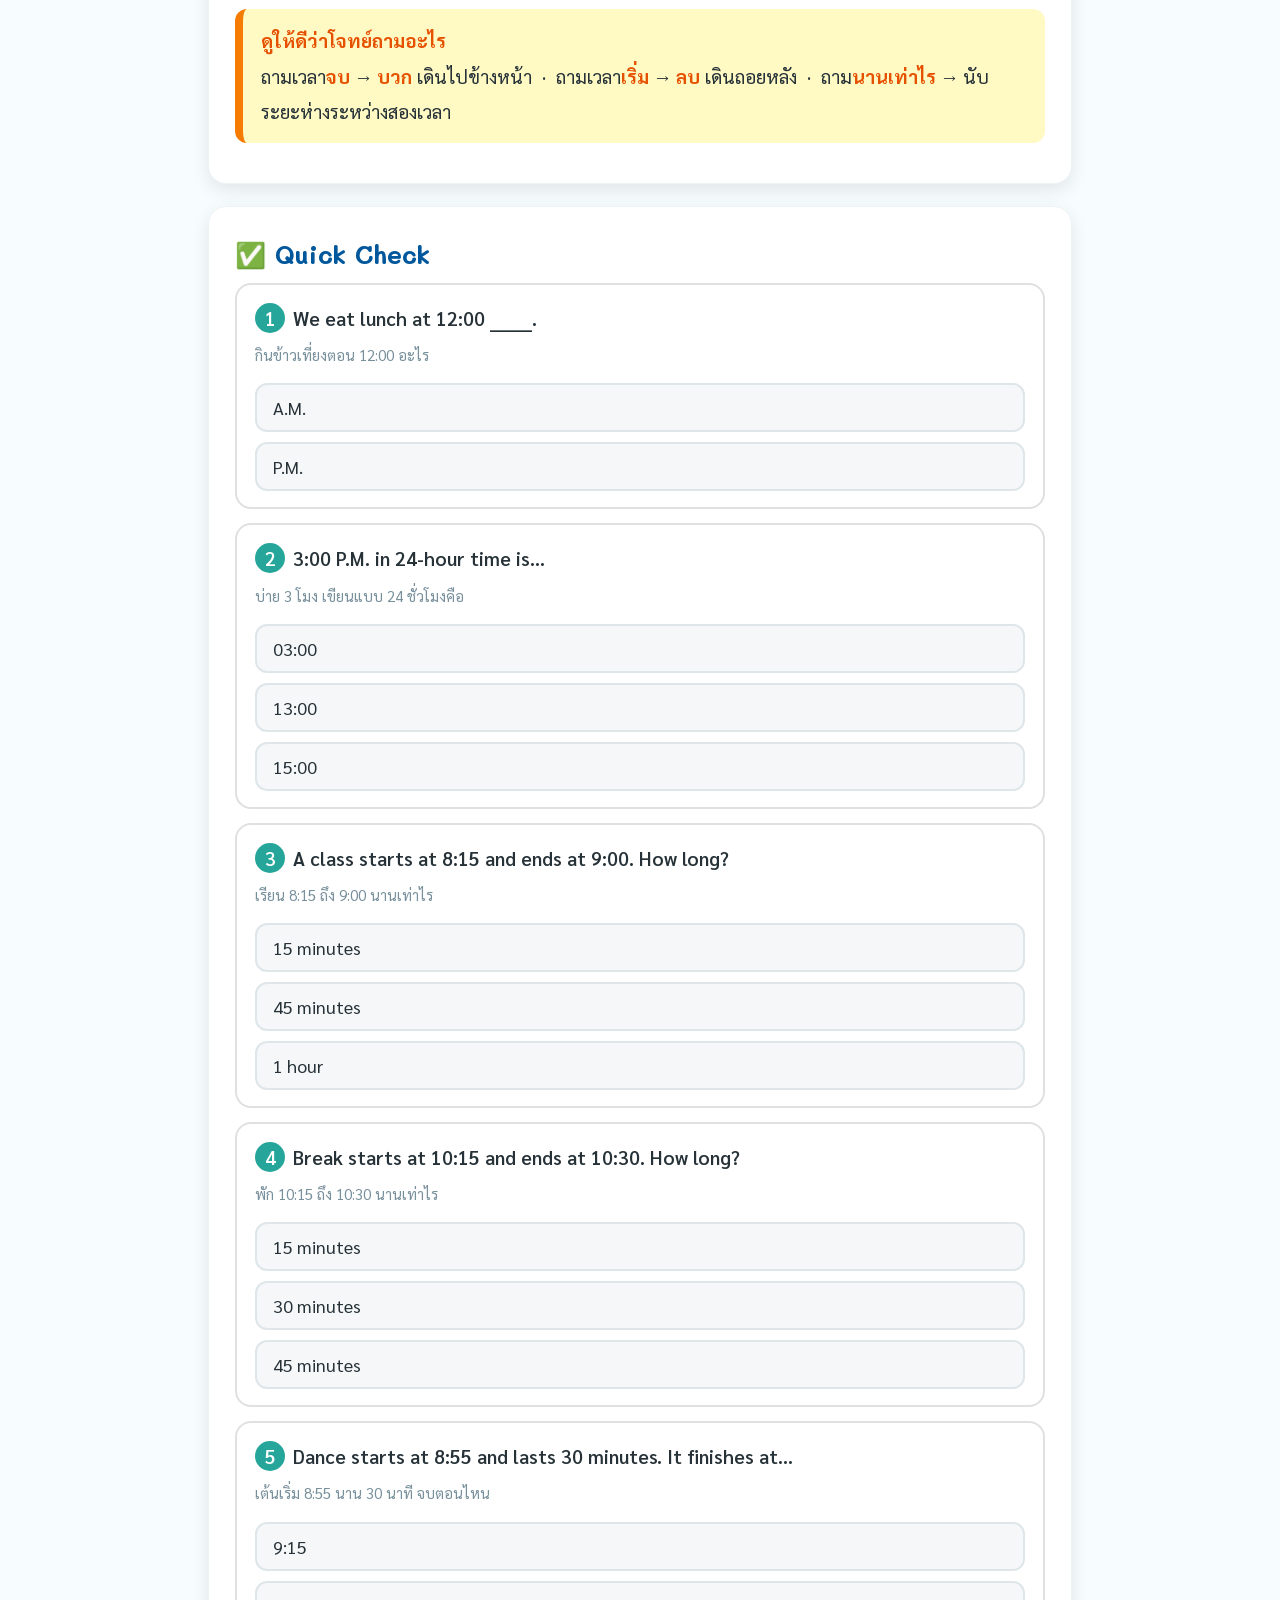
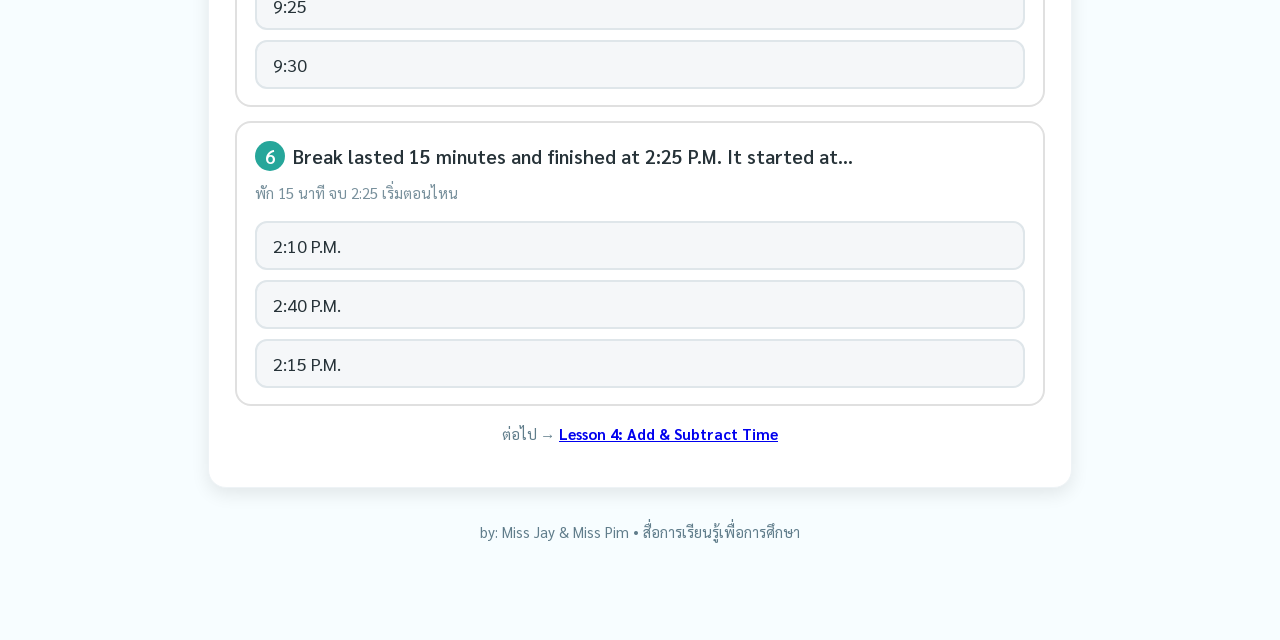
<file: unit7-lesson3.html>
<!DOCTYPE html>
<html lang="th">
<head>
<meta charset="UTF-8">
<meta name="viewport" content="width=device-width, initial-scale=1">
<title>Unit 7 Lesson 3 — Duration of Time</title>
<link rel="stylesheet" href="style.css">
<style>
  .work { background:#fff; border:2px solid #e0e0e0; border-left:8px solid #26a69a;
          border-radius:14px; padding:16px 18px; margin-bottom:16px; }
  .work .story { font-size:19px; line-height:1.9; }
  .work .story b { color:#00695c; }
  .hop { display:flex; align-items:center; gap:0; flex-wrap:wrap; margin:12px 0; }
  .hop .stop {
    background:#e1f5fe; border:2px solid #81d4fa; border-radius:12px;
    padding:8px 14px; font-family:'Mali',sans-serif; font-size:21px; color:#01579b;
  }
  .hop .jump { flex:1; min-width:80px; text-align:center; }
  .hop .jump .lab { background:#ffca28; border-radius:999px; padding:3px 12px; font-weight:700; font-size:16px; }
  .hop .jump .rail { height:4px; background:#ffca28; border-radius:3px; margin-top:5px; }
  .qc { background:#fff; border:2px solid #e0e0e0; border-radius:16px; padding:16px 18px; margin-bottom:14px; }
</style>
</head>
<body class="math">

<header class="site-head">
  <span class="unit">Mathematics • Primary 3 • Unit 7 Time</span>
  <h1>⏳ Duration of Time</h1>
  <p>Lesson 3 • A.M. / P.M. • <span class="th">หาช่วงเวลา เวลาเริ่ม และเวลาสิ้นสุด</span></p>
</header>

<div class="wrap">
  <nav class="crumb">
    <a href="index.html">🏠 Math Home</a>
    <a href="unit7-lesson2.html">⬅️ Lesson 2</a>
    <a href="unit7-lesson4.html">➡️ Lesson 4 Word Problems</a>
    <a href="unit7-practice.html">✏️ Practice</a>
  </nav>

  <div class="card">
    <h2>🎯 Lesson Objectives</h2>
    <ol>
      <li>Know when to say <b>A.M.</b> and <b>P.M.</b> <span class="th">รู้ว่าเมื่อไรใช้ A.M. เมื่อไรใช้ P.M.</span></li>
      <li>Measure time in hours and minutes — <b>duration</b>. <span class="th">วัดช่วงเวลาเป็นชั่วโมงและนาที</span></li>
      <li>Find the <b>starting time</b> and the <b>finishing time</b>. <span class="th">หาเวลาเริ่มต้นและเวลาสิ้นสุด</span></li>
    </ol>
  </div>

  <div class="card">
    <h2>📖 Vocabulary — คำศัพท์</h2>
    <table>
      <thead><tr><th>English</th><th>ภาษาไทย</th></tr></thead>
      <tbody>
        <tr><td><b>Duration / How long</b></td><td>ช่วงเวลา / นานเท่าไร</td></tr>
        <tr><td><b>Starts at</b></td><td>เริ่มที่</td></tr>
        <tr><td><b>Ends at</b></td><td>จบที่</td></tr>
        <tr><td><b>Spend time</b></td><td>ใช้เวลา</td></tr>
        <tr><td><b>Begin</b></td><td>เริ่มต้น</td></tr>
        <tr><td><b>Finish</b></td><td>สิ้นสุด</td></tr>
        <tr><td><b>Minutes later</b></td><td>นาทีต่อมา</td></tr>
      </tbody>
    </table>
  </div>

  <!-- AM PM -->
  <div class="card">
    <h2>1️⃣ A.M. and P.M.</h2>
    <p>
      1 วันมี <b>24 ชั่วโมง</b> แต่หน้าปัดนาฬิกามีแค่ <b>12</b> ตัวเลข
      เพราะฉะนั้นเข็มจึงต้องวน <b>2 รอบ</b> ต่อวัน — เราจึงต้องบอกด้วยว่ารอบไหน
    </p>

    <div class="two">
      <div class="box yellow">
        <div class="emo">🌅</div><b>A.M.</b>
        <p>เที่ยงคืน ➝ ก่อนเที่ยงวัน<br><span class="th">00:00 – 11:59 (ตอนเช้า)</span></p>
      </div>
      <div class="box blue">
        <div class="emo">🌙</div><b>P.M.</b>
        <p>เที่ยงวัน ➝ ก่อนเที่ยงคืน<br><span class="th">12:00 – 23:59 (บ่าย เย็น กลางคืน)</span></p>
      </div>
    </div>

    <h3>เทียบ 12-hour กับ 24-hour</h3>
    <div class="ampm">
      <div class="c am"><div class="emo">😴</div><b>12:00 A.M.</b>
        <div class="t24">= 00:00<br><span class="th">เที่ยงคืน วันใหม่เริ่มต้น</span></div></div>
      <div class="c am"><div class="emo">🌞</div><b>07:00 A.M.</b>
        <div class="t24">= 07:00<br><span class="th">ตอนเช้าตัวเลขเท่ากันเลย</span></div></div>
      <div class="c pm"><div class="emo">🍜</div><b>12:00 P.M.</b>
        <div class="t24">= 12:00<br><span class="th">เที่ยงวัน กินข้าวเที่ยง</span></div></div>
      <div class="c pm"><div class="emo">⚽</div><b>03:00 P.M.</b>
        <div class="t24">= 15:00<br><span class="th">12 + 3 = 15</span></div></div>
      <div class="c pm"><div class="emo">📺</div><b>08:00 P.M.</b>
        <div class="t24">= 20:00<br><span class="th">12 + 8 = 20</span></div></div>
    </div>

    <div class="tip">
      <b>สูตรง่าย ๆ:</b> เวลาแบบ P.M. ให้ <b>บวก 12</b> ก็จะได้เวลาแบบ 24 ชั่วโมง
      (3 P.M. → 3 + 12 = 15:00) ยกเว้น 12 P.M. ที่เป็น 12:00 พอดี
    </div>
  </div>

  <!-- Duration -->
  <div class="card">
    <h2>2️⃣ Duration — ช่วงเวลานานเท่าไร</h2>
    <p>ความยาวของเวลาตั้งแต่ <b>เริ่ม</b> ถึง <b>จบ</b> เรียกว่า <b>Duration</b> <span class="th">(ช่วงเวลา)</span></p>

    <div class="work">
      <div class="story">☕ <b>Break time</b> — starts at <b>10:15 A.M.</b>, ends at <b>10:30 A.M.</b></div>
      <div class="tline">
        <div class="pt"><b>10:15</b><span>A.M. • Start</span></div>
        <div class="seg"><span class="lab">15 minutes</span><div class="rail"></div></div>
        <div class="pt"><b>10:30</b><span>A.M. • End</span></div>
      </div>
      <p style="margin:0"><b>ชั่วโมงเท่ากัน (10 ทั้งคู่)</b> → เอานาทีลบกันตรง ๆ: 30 − 15 = <b>15 minutes</b></p>
    </div>

    <div class="work">
      <div class="story">📐 <b>Math class</b> — starts at <b>8:15 A.M.</b>, ends at <b>9:00 A.M.</b></div>
      <div class="tline">
        <div class="pt"><b>8:15</b><span>A.M. • Start</span></div>
        <div class="seg"><span class="lab">45 minutes</span><div class="rail"></div></div>
        <div class="pt"><b>9:00</b><span>A.M. • End</span></div>
      </div>
      <p style="margin:0">จบตอนนาฬิกาตรงพอดี → <b>60 − 15 = 45 minutes</b></p>
    </div>

    <div class="work">
      <div class="story">⚽ <b>Play football</b> — starts at <b>4:05 P.M.</b>, ends at <b>4:45 P.M.</b></div>
      <div class="tline">
        <div class="pt"><b>4:05</b><span>P.M. • Start</span></div>
        <div class="seg"><span class="lab">40 minutes</span><div class="rail"></div></div>
        <div class="pt"><b>4:45</b><span>P.M. • End</span></div>
      </div>
      <p style="margin:0">ชั่วโมงเดียวกัน → <b>45 − 05 = 40 minutes</b></p>
    </div>

    <div class="work">
      <div class="story">🍚 <b>Eat lunch</b> — starts at <b>11:30 A.M.</b>, ends at <b>12:30 P.M.</b></div>
      <div class="tline">
        <div class="pt"><b>11:30</b><span>A.M. • Start</span></div>
        <div class="seg"><span class="lab">1 hour</span><div class="rail"></div></div>
        <div class="pt"><b>12:30</b><span>P.M. • End</span></div>
      </div>
      <p style="margin:0"><b>นาทีเท่ากัน (30 ทั้งคู่)</b> → เอาชั่วโมงลบกัน: 12 − 11 = <b>1 hour</b></p>
    </div>

    <div class="work">
      <div class="story">🎬 <b>Watch a movie</b> — starts at <b>5:00 P.M.</b>, ends at <b>7:30 P.M.</b></div>
      <div class="hop">
        <div class="stop">5:00 P.M.</div>
        <div class="jump"><span class="lab">2 h later</span><div class="rail"></div></div>
        <div class="stop">7:00 P.M.</div>
        <div class="jump"><span class="lab">30 min later</span><div class="rail"></div></div>
        <div class="stop">7:30 P.M.</div>
      </div>
      <p style="margin:0"><b>เดินทีละก้าว</b> — ชั่วโมงก่อน แล้วค่อยนาที → <b>2 h 30 min</b></p>
    </div>

    <div class="work">
      <div class="story">😴 <b>Sleep</b> — starts at <b>8:00 P.M.</b>, ends at <b>4:45 A.M.</b></div>
      <div class="hop">
        <div class="stop">8:00 P.M.</div>
        <div class="jump"><span class="lab">8 h later</span><div class="rail"></div></div>
        <div class="stop">4:00 A.M.</div>
        <div class="jump"><span class="lab">45 min later</span><div class="rail"></div></div>
        <div class="stop">4:45 A.M.</div>
      </div>
      <p style="margin:0">ข้ามคืนก็ทำแบบเดียวกัน → <b>8 h 45 min</b></p>
    </div>

    <div class="tip">
      <b>วิธีที่ปลอดภัยที่สุด — เดินทีละก้าว</b><br>
      ก้าวที่ 1: เติม<b>ชั่วโมงเต็ม</b>ก่อนให้ใกล้เวลาจบที่สุด · ก้าวที่ 2: เติม<b>นาที</b>ที่เหลือ
      แล้วเอาสองก้าวมารวมกัน
    </div>
  </div>

  <!-- Start / finish -->
  <div class="card">
    <h2>3️⃣ Starting Time &amp; Finishing Time</h2>
    <p>ถ้าโจทย์ให้ <b>เวลาเริ่ม + ใช้เวลานานเท่าไร</b> แล้วถามเวลาจบ — ให้<b>แวะที่นาฬิกาตรงก่อน</b></p>

    <div class="work">
      <div class="story">
        🏊 Grade 3 students started swimming at <b>10:45 A.M.</b><br>
        They swam for <b>40 minutes</b>. What time did they finish?
      </div>
      <div class="hop">
        <div class="stop">10:45 a.m.</div>
        <div class="jump"><span class="lab">15 min</span><div class="rail"></div></div>
        <div class="stop">11:00 a.m.</div>
        <div class="jump"><span class="lab">25 min</span><div class="rail"></div></div>
        <div class="stop">11:25 a.m.</div>
      </div>
      <p style="margin:0">
        จาก 10:45 ไป 11:00 ใช้ <b>15</b> นาที → เหลืออีก <b>40 − 15 = 25</b> นาที →
        ตอบ <b style="color:#2e7d32">11:25 A.M.</b>
      </p>
    </div>

    <div class="work">
      <div class="story">
        💃 Grade 1 students started dancing at <b>8:55 A.M.</b><br>
        They danced for <b>30 minutes</b>. What time did they finish?
      </div>
      <div class="hop">
        <div class="stop">8:55 a.m.</div>
        <div class="jump"><span class="lab">5 min</span><div class="rail"></div></div>
        <div class="stop">9:00 a.m.</div>
        <div class="jump"><span class="lab">25 min</span><div class="rail"></div></div>
        <div class="stop">9:25 a.m.</div>
      </div>
      <p style="margin:0">
        จาก 8:55 ไป 9:00 ใช้ <b>5</b> นาที → เหลือ <b>30 − 5 = 25</b> นาที →
        ตอบ <b style="color:#2e7d32">9:25 A.M.</b>
      </p>
    </div>

    <div class="work">
      <div class="story">
        🧃 All students had break for <b>15 minutes</b>.<br>
        They finished break at <b>2:25 P.M.</b> What time did they start?
      </div>
      <div class="hop">
        <div class="stop">2:10 p.m.</div>
        <div class="jump"><span class="lab">15 min</span><div class="rail"></div></div>
        <div class="stop">2:25 p.m.</div>
      </div>
      <p style="margin:0">
        โจทย์ถาม<b>เวลาเริ่ม</b> → ต้อง <b>ลบ</b> ย้อนกลับ: 25 − 15 = 10 →
        ตอบ <b style="color:#2e7d32">2:10 P.M.</b>
      </p>
    </div>

    <div class="note">
      <b>ดูให้ดีว่าโจทย์ถามอะไร</b><br>
      ถามเวลา<b>จบ</b> → <b>บวก</b> เดินไปข้างหน้า &nbsp;·&nbsp;
      ถามเวลา<b>เริ่ม</b> → <b>ลบ</b> เดินถอยหลัง &nbsp;·&nbsp;
      ถาม<b>นานเท่าไร</b> → นับระยะห่างระหว่างสองเวลา
    </div>
  </div>

  <!-- Quick check -->
  <div class="card">
    <h2>✅ Quick Check</h2>
    <div id="qc"></div>
    <p class="foot" style="margin-top:14px">
      ต่อไป → <a href="unit7-lesson4.html"><b>Lesson 4: Add &amp; Subtract Time</b></a>
    </p>
  </div>

  <p class="foot">by: Miss Jay &amp; Miss Pim • สื่อการเรียนรู้เพื่อการศึกษา</p>
</div>

<script>
var QC = [
  { q: 'We eat lunch at 12:00 ______.', th: 'กินข้าวเที่ยงตอน 12:00 อะไร',
    o: ['A.M.', 'P.M.'], a: 1, why: 'เที่ยงวันเป็นจุดเริ่มของ <b>P.M.</b> ส่วน 12:00 A.M. คือเที่ยงคืน' },
  { q: '3:00 P.M. in 24-hour time is…', th: 'บ่าย 3 โมง เขียนแบบ 24 ชั่วโมงคือ',
    o: ['03:00', '13:00', '15:00'], a: 2, why: 'P.M. ให้ <b>+12</b> → 3 + 12 = <b>15:00</b>' },
  { q: 'A class starts at 8:15 and ends at 9:00. How long?', th: 'เรียน 8:15 ถึง 9:00 นานเท่าไร',
    o: ['15 minutes', '45 minutes', '1 hour'], a: 1, why: '60 − 15 = <b>45 minutes</b>' },
  { q: 'Break starts at 10:15 and ends at 10:30. How long?', th: 'พัก 10:15 ถึง 10:30 นานเท่าไร',
    o: ['15 minutes', '30 minutes', '45 minutes'], a: 0, why: 'ชั่วโมงเท่ากัน → 30 − 15 = <b>15 minutes</b>' },
  { q: 'Dance starts at 8:55 and lasts 30 minutes. It finishes at…', th: 'เต้นเริ่ม 8:55 นาน 30 นาที จบตอนไหน',
    o: ['9:15', '9:25', '9:30'], a: 1,
    why: 'ไป 9:00 ใช้ 5 นาที เหลือ 30 − 5 = 25 → <b>9:25</b>' },
  { q: 'Break lasted 15 minutes and finished at 2:25 P.M. It started at…',
    th: 'พัก 15 นาที จบ 2:25 เริ่มตอนไหน',
    o: ['2:10 P.M.', '2:40 P.M.', '2:15 P.M.'], a: 0,
    why: 'ถามเวลา<b>เริ่ม</b> ต้องลบย้อนกลับ: 25 − 15 = 10 → <b>2:10 P.M.</b>' }
];
(function () {
  var root = document.getElementById('qc');
  QC.forEach(function (it, i) {
    var d = document.createElement('div'); d.className = 'qc';
    var h = '<div style="font-weight:600;font-size:19px;margin-bottom:10px"><span class="qnum" style="background:#26a69a;color:#fff;border-radius:50%;display:inline-block;width:30px;height:30px;line-height:30px;text-align:center;margin-right:8px">' +
      (i + 1) + '</span>' + it.q + '<br><span class="th">' + it.th + '</span></div><div class="opts">';
    it.o.forEach(function (t, j) { h += '<button class="opt" data-j="' + j + '">' + t + '</button>'; });
    h += '</div><div class="fb"></div>';
    d.innerHTML = h;
    var fb = d.querySelector('.fb');
    d.querySelectorAll('.opt').forEach(function (b) {
      b.addEventListener('click', function () {
        var j = +b.dataset.j, ok = j === it.a;
        d.querySelectorAll('.opt').forEach(function (x) {
          x.disabled = true;
          if (+x.dataset.j === it.a) x.classList.add('correct');
        });
        if (!ok) b.classList.add('wrong');
        fb.className = 'fb show ' + (ok ? 'ok' : 'no');
        fb.innerHTML = (ok ? '✅ ถูกต้อง! ' : '❌ คำตอบคือ <b>' + it.o[it.a] + '</b> — ') + it.why;
      });
    });
    root.appendChild(d);
  });
})();
</script>
</body>
</html>
</file>
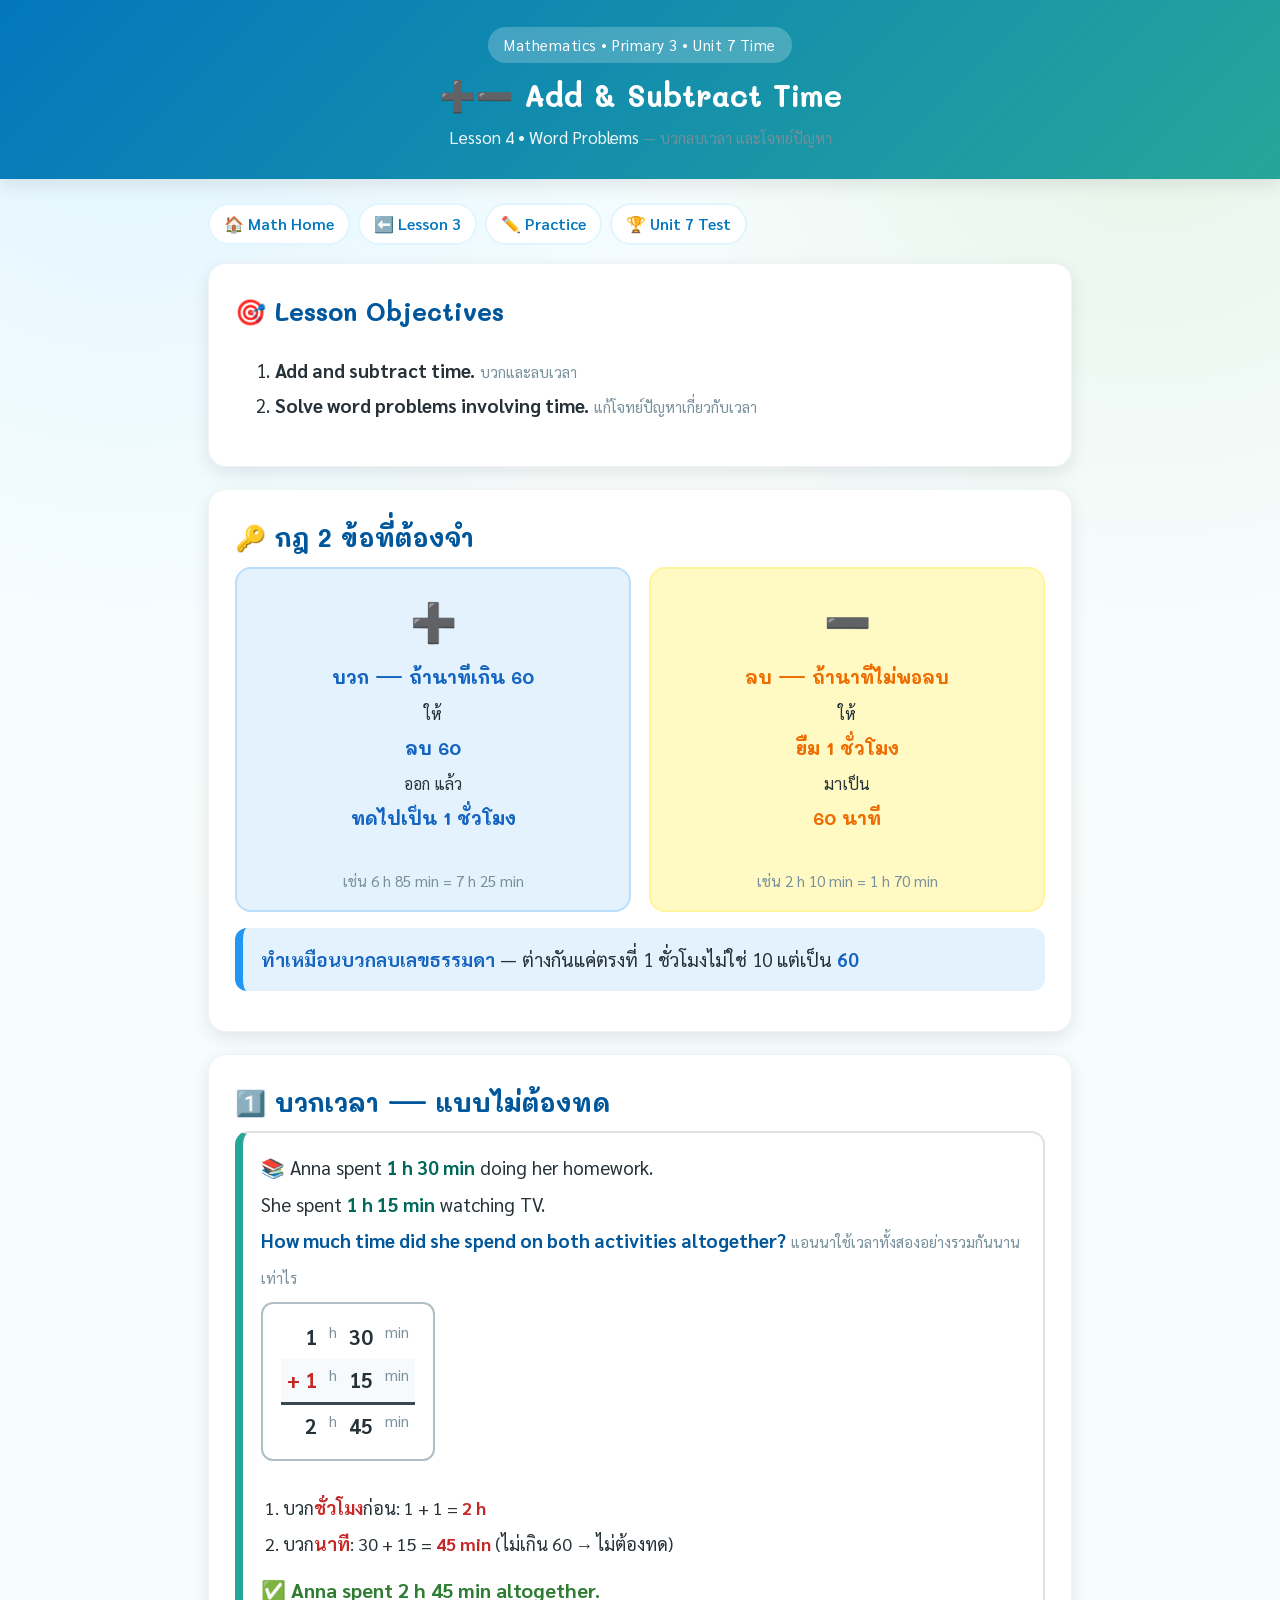
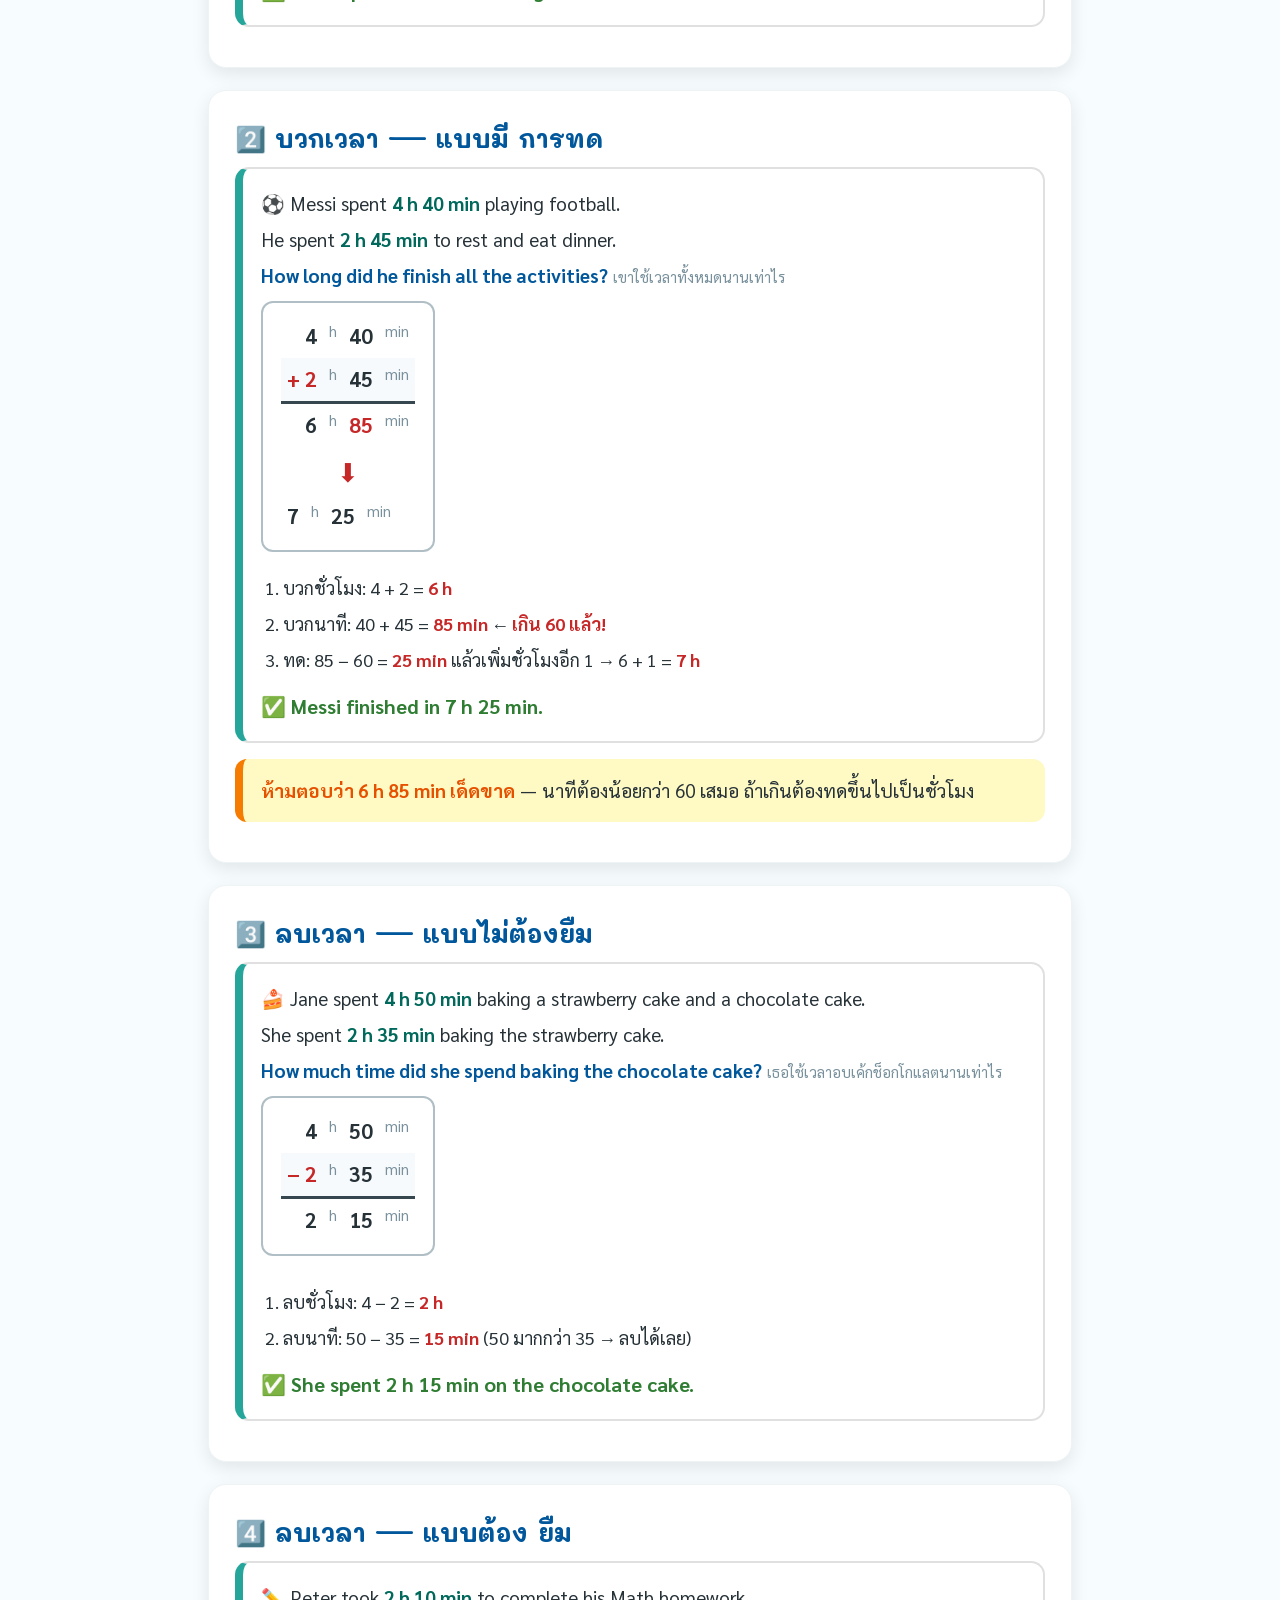
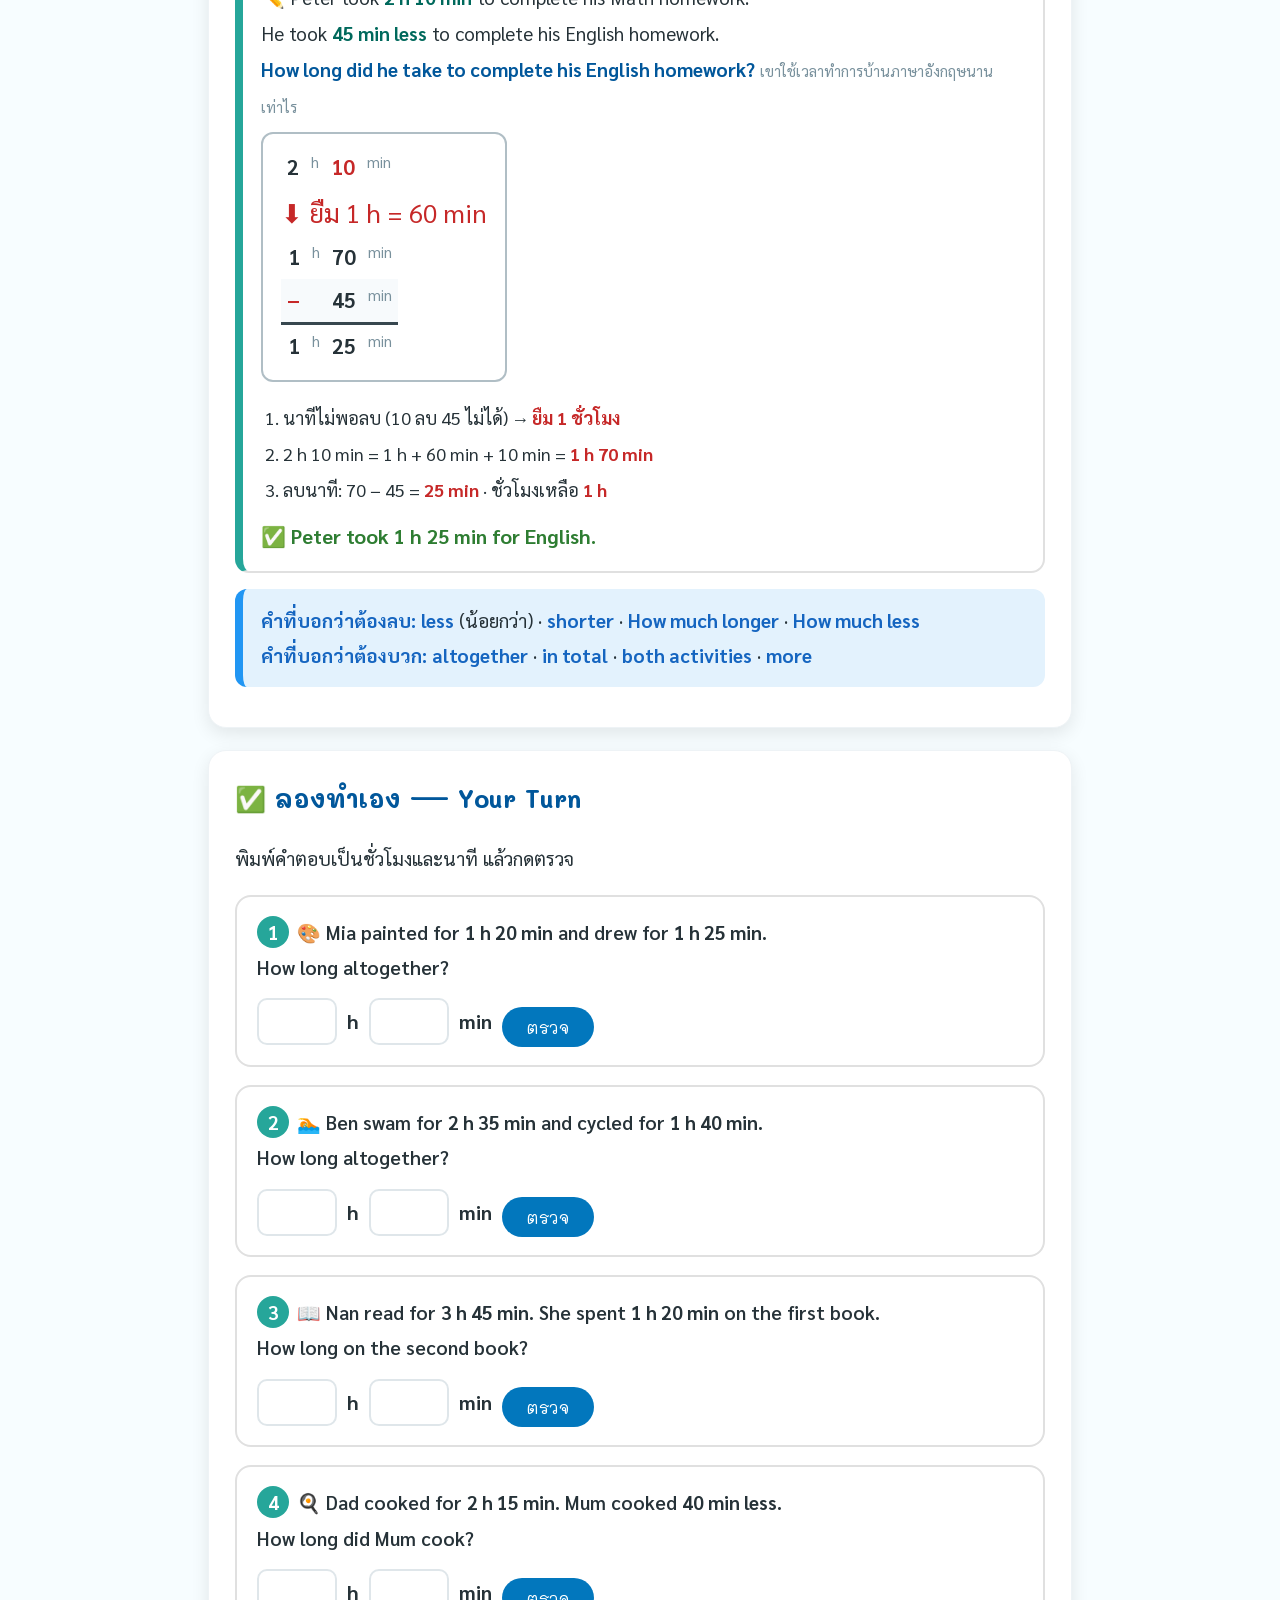
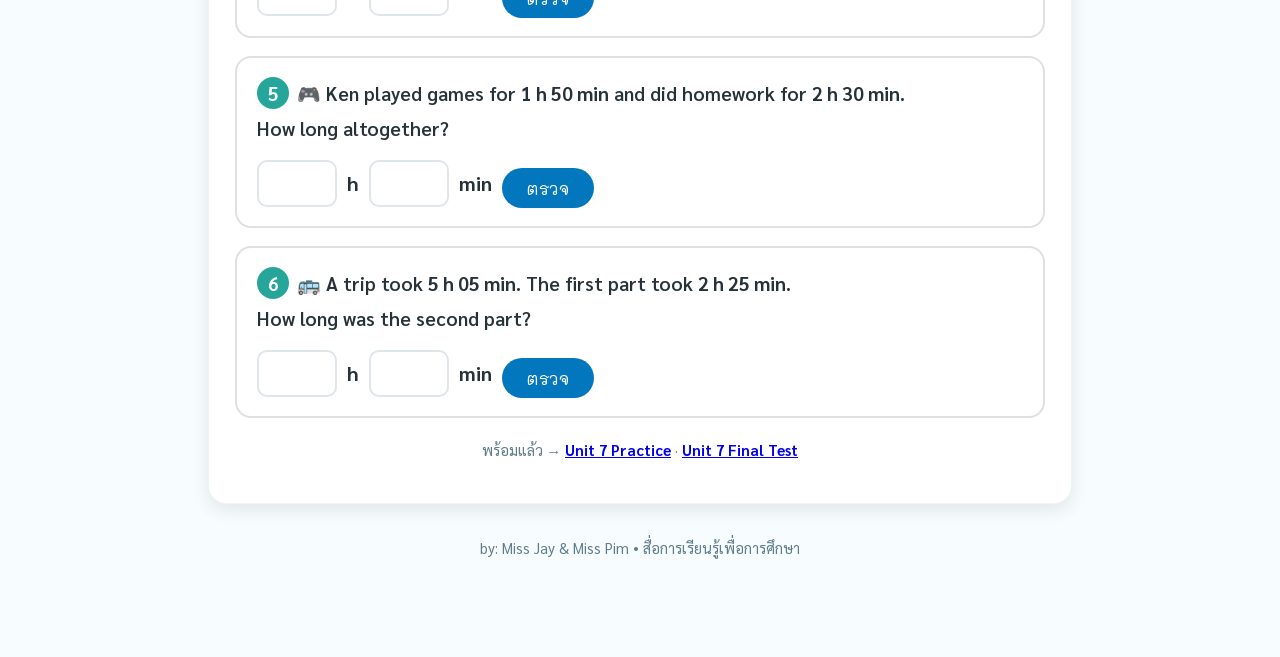
<file: unit7-lesson4.html>
<!DOCTYPE html>
<html lang="th">
<head>
<meta charset="UTF-8">
<meta name="viewport" content="width=device-width, initial-scale=1">
<title>Unit 7 Lesson 4 — Add &amp; Subtract Time (Word Problems)</title>
<link rel="stylesheet" href="style.css">
<style>
  .work { background:#fff; border:2px solid #e0e0e0; border-left:8px solid #26a69a;
          border-radius:14px; padding:16px 18px; margin-bottom:16px; }
  .work .story { font-size:19px; line-height:1.9; }
  .work .story b { color:#00695c; }
  .work .ask { font-weight:700; color:#01579b; }
  .steps { margin:10px 0 0; padding-left:22px; font-size:18px; line-height:2; }
  .steps b { color:#c62828; }
  .final { font-size:20px; font-weight:700; color:#2e7d32; margin-top:10px; }
  .qc { background:#fff; border:2px solid #e0e0e0; border-radius:16px; padding:16px 18px; margin-bottom:14px; }
</style>
</head>
<body class="math">

<header class="site-head">
  <span class="unit">Mathematics • Primary 3 • Unit 7 Time</span>
  <h1>➕➖ Add &amp; Subtract Time</h1>
  <p>Lesson 4 • Word Problems <span class="th">— บวกลบเวลา และโจทย์ปัญหา</span></p>
</header>

<div class="wrap">
  <nav class="crumb">
    <a href="index.html">🏠 Math Home</a>
    <a href="unit7-lesson3.html">⬅️ Lesson 3</a>
    <a href="unit7-practice.html">✏️ Practice</a>
    <a href="unit7-quiz.html">🏆 Unit 7 Test</a>
  </nav>

  <div class="card">
    <h2>🎯 Lesson Objectives</h2>
    <ol>
      <li><b>Add and subtract time.</b> <span class="th">บวกและลบเวลา</span></li>
      <li><b>Solve word problems involving time.</b> <span class="th">แก้โจทย์ปัญหาเกี่ยวกับเวลา</span></li>
    </ol>
  </div>

  <div class="card">
    <h2>🔑 กฎ 2 ข้อที่ต้องจำ</h2>
    <div class="two">
      <div class="box blue">
        <div class="emo">➕</div><b>บวก — ถ้านาทีเกิน 60</b>
        <p>ให้ <b>ลบ 60</b> ออก แล้ว <b>ทดไปเป็น 1 ชั่วโมง</b><br>
          <span class="th">เช่น 6 h 85 min = 7 h 25 min</span></p>
      </div>
      <div class="box yellow">
        <div class="emo">➖</div><b>ลบ — ถ้านาทีไม่พอลบ</b>
        <p>ให้ <b>ยืม 1 ชั่วโมง</b> มาเป็น <b>60 นาที</b><br>
          <span class="th">เช่น 2 h 10 min = 1 h 70 min</span></p>
      </div>
    </div>
    <div class="tip">
      <b>ทำเหมือนบวกลบเลขธรรมดา</b> — ต่างกันแค่ตรงที่ 1 ชั่วโมงไม่ใช่ 10 แต่เป็น <b>60</b>
    </div>
  </div>

  <!-- Example 1 -->
  <div class="card">
    <h2>1️⃣ บวกเวลา — แบบไม่ต้องทด</h2>
    <div class="work">
      <div class="story">
        📚 Anna spent <b>1 h 30 min</b> doing her homework.<br>
        She spent <b>1 h 15 min</b> watching TV.<br>
        <span class="ask">How much time did she spend on both activities altogether?</span>
        <span class="th">แอนนาใช้เวลาทั้งสองอย่างรวมกันนานเท่าไร</span>
      </div>
      <div class="tsum">
        <table>
          <tr><td>1</td><td class="u">h</td><td>30</td><td class="u">min</td></tr>
          <tr><td class="op">+ 1</td><td class="u">h</td><td>15</td><td class="u">min</td></tr>
          <tr class="line"><td>2</td><td class="u">h</td><td>45</td><td class="u">min</td></tr>
        </table>
      </div>
      <ol class="steps">
        <li>บวก<b>ชั่วโมง</b>ก่อน: 1 + 1 = <b>2 h</b></li>
        <li>บวก<b>นาที</b>: 30 + 15 = <b>45 min</b> (ไม่เกิน 60 → ไม่ต้องทด)</li>
      </ol>
      <div class="final">✅ Anna spent 2 h 45 min altogether.</div>
    </div>
  </div>

  <!-- Example 2 -->
  <div class="card">
    <h2>2️⃣ บวกเวลา — แบบมี<b>การทด</b></h2>
    <div class="work">
      <div class="story">
        ⚽ Messi spent <b>4 h 40 min</b> playing football.<br>
        He spent <b>2 h 45 min</b> to rest and eat dinner.<br>
        <span class="ask">How long did he finish all the activities?</span>
        <span class="th">เขาใช้เวลาทั้งหมดนานเท่าไร</span>
      </div>
      <div class="tsum">
        <table>
          <tr><td>4</td><td class="u">h</td><td>40</td><td class="u">min</td></tr>
          <tr><td class="op">+ 2</td><td class="u">h</td><td>45</td><td class="u">min</td></tr>
          <tr class="line"><td>6</td><td class="u">h</td><td class="op">85</td><td class="u">min</td></tr>
        </table>
        <div style="font-size:26px;text-align:center;color:#c62828">⬇</div>
        <table><tr><td>7</td><td class="u">h</td><td>25</td><td class="u">min</td></tr></table>
      </div>
      <ol class="steps">
        <li>บวกชั่วโมง: 4 + 2 = <b>6 h</b></li>
        <li>บวกนาที: 40 + 45 = <b>85 min</b> ← <b>เกิน 60 แล้ว!</b></li>
        <li>ทด: 85 − 60 = <b>25 min</b> แล้วเพิ่มชั่วโมงอีก 1 → 6 + 1 = <b>7 h</b></li>
      </ol>
      <div class="final">✅ Messi finished in 7 h 25 min.</div>
    </div>
    <div class="note">
      <b>ห้ามตอบว่า 6 h 85 min เด็ดขาด</b> — นาทีต้องน้อยกว่า 60 เสมอ
      ถ้าเกินต้องทดขึ้นไปเป็นชั่วโมง
    </div>
  </div>

  <!-- Example 3 -->
  <div class="card">
    <h2>3️⃣ ลบเวลา — แบบไม่ต้องยืม</h2>
    <div class="work">
      <div class="story">
        🍰 Jane spent <b>4 h 50 min</b> baking a strawberry cake and a chocolate cake.<br>
        She spent <b>2 h 35 min</b> baking the strawberry cake.<br>
        <span class="ask">How much time did she spend baking the chocolate cake?</span>
        <span class="th">เธอใช้เวลาอบเค้กช็อกโกแลตนานเท่าไร</span>
      </div>
      <div class="tsum">
        <table>
          <tr><td>4</td><td class="u">h</td><td>50</td><td class="u">min</td></tr>
          <tr><td class="op">− 2</td><td class="u">h</td><td>35</td><td class="u">min</td></tr>
          <tr class="line"><td>2</td><td class="u">h</td><td>15</td><td class="u">min</td></tr>
        </table>
      </div>
      <ol class="steps">
        <li>ลบชั่วโมง: 4 − 2 = <b>2 h</b></li>
        <li>ลบนาที: 50 − 35 = <b>15 min</b> (50 มากกว่า 35 → ลบได้เลย)</li>
      </ol>
      <div class="final">✅ She spent 2 h 15 min on the chocolate cake.</div>
    </div>
  </div>

  <!-- Example 4 -->
  <div class="card">
    <h2>4️⃣ ลบเวลา — แบบต้อง<b>ยืม</b></h2>
    <div class="work">
      <div class="story">
        ✏️ Peter took <b>2 h 10 min</b> to complete his Math homework.<br>
        He took <b>45 min less</b> to complete his English homework.<br>
        <span class="ask">How long did he take to complete his English homework?</span>
        <span class="th">เขาใช้เวลาทำการบ้านภาษาอังกฤษนานเท่าไร</span>
      </div>
      <div class="tsum">
        <table>
          <tr><td>2</td><td class="u">h</td><td class="op">10</td><td class="u">min</td></tr>
        </table>
        <div style="font-size:26px;text-align:center;color:#c62828">⬇ ยืม 1 h = 60 min</div>
        <table>
          <tr><td>1</td><td class="u">h</td><td>70</td><td class="u">min</td></tr>
          <tr><td class="op">−</td><td class="u"></td><td>45</td><td class="u">min</td></tr>
          <tr class="line"><td>1</td><td class="u">h</td><td>25</td><td class="u">min</td></tr>
        </table>
      </div>
      <ol class="steps">
        <li>นาทีไม่พอลบ (10 ลบ 45 ไม่ได้) → <b>ยืม 1 ชั่วโมง</b></li>
        <li>2 h 10 min = 1 h + 60 min + 10 min = <b>1 h 70 min</b></li>
        <li>ลบนาที: 70 − 45 = <b>25 min</b> · ชั่วโมงเหลือ <b>1 h</b></li>
      </ol>
      <div class="final">✅ Peter took 1 h 25 min for English.</div>
    </div>
    <div class="tip">
      <b>คำที่บอกว่าต้องลบ:</b> <b>less</b> (น้อยกว่า) · <b>shorter</b> · <b>How much longer</b> ·
      <b>How much less</b><br>
      <b>คำที่บอกว่าต้องบวก:</b> <b>altogether</b> · <b>in total</b> · <b>both activities</b> ·
      <b>more</b>
    </div>
  </div>

  <!-- Practice -->
  <div class="card">
    <h2>✅ ลองทำเอง — Your Turn</h2>
    <p>พิมพ์คำตอบเป็นชั่วโมงและนาที แล้วกดตรวจ</p>
    <div id="pq"></div>
    <p class="foot" style="margin-top:14px">
      พร้อมแล้ว → <a href="unit7-practice.html"><b>Unit 7 Practice</b></a> ·
      <a href="unit7-quiz.html"><b>Unit 7 Final Test</b></a>
    </p>
  </div>

  <p class="foot">by: Miss Jay &amp; Miss Pim • สื่อการเรียนรู้เพื่อการศึกษา</p>
</div>

<script>
var PQ = [
  { t: '🎨 Mia painted for <b>1 h 20 min</b> and drew for <b>1 h 25 min</b>.<br>How long altogether?',
    h: 2, m: 45, why: 'ชั่วโมง 1 + 1 = 2 · นาที 20 + 25 = 45 → <b>2 h 45 min</b>' },
  { t: '🏊 Ben swam for <b>2 h 35 min</b> and cycled for <b>1 h 40 min</b>.<br>How long altogether?',
    h: 4, m: 15, why: 'ชั่วโมง 2 + 1 = 3 · นาที 35 + 40 = 75 → เกิน 60! ทด: 75 − 60 = 15 และ 3 + 1 = 4 → <b>4 h 15 min</b>' },
  { t: '📖 Nan read for <b>3 h 45 min</b>. She spent <b>1 h 20 min</b> on the first book.<br>How long on the second book?',
    h: 2, m: 25, why: 'ชั่วโมง 3 − 1 = 2 · นาที 45 − 20 = 25 → <b>2 h 25 min</b>' },
  { t: '🍳 Dad cooked for <b>2 h 15 min</b>. Mum cooked <b>40 min less</b>.<br>How long did Mum cook?',
    h: 1, m: 35, why: 'นาทีไม่พอลบ → ยืม: 2 h 15 min = 1 h 75 min · 75 − 40 = 35 → <b>1 h 35 min</b>' },
  { t: '🎮 Ken played games for <b>1 h 50 min</b> and did homework for <b>2 h 30 min</b>.<br>How long altogether?',
    h: 4, m: 20, why: 'ชั่วโมง 1 + 2 = 3 · นาที 50 + 30 = 80 → ทด: 80 − 60 = 20 และ 3 + 1 = 4 → <b>4 h 20 min</b>' },
  { t: '🚌 A trip took <b>5 h 05 min</b>. The first part took <b>2 h 25 min</b>.<br>How long was the second part?',
    h: 2, m: 40, why: 'ยืม: 5 h 05 min = 4 h 65 min · 65 − 25 = 40 · 4 − 2 = 2 → <b>2 h 40 min</b>' }
];

(function () {
  var root = document.getElementById('pq');
  PQ.forEach(function (it, i) {
    var d = document.createElement('div'); d.className = 'q';
    d.innerHTML = '<div class="qtext"><span class="qnum">' + (i + 1) + '</span>' + it.t + '</div>' +
      '<div style="display:flex;gap:10px;align-items:center;flex-wrap:wrap;margin-top:12px;font-size:20px">' +
      '<input type="number" class="a" inputmode="numeric"> <b>h</b> ' +
      '<input type="number" class="b" inputmode="numeric"> <b>min</b> ' +
      '<button class="btn">ตรวจ</button></div><div class="fb"></div>';
    d.querySelectorAll('input').forEach(function (x) {
      x.style.cssText = 'font-family:inherit;font-size:21px;font-weight:700;text-align:center;' +
        'width:80px;padding:8px;border:2px solid #dfe6ea;border-radius:10px';
    });
    var fb = d.querySelector('.fb');
    d.querySelector('.btn').addEventListener('click', function () {
      if (fb.classList.contains('show')) return;
      var A = d.querySelector('.a'), B = d.querySelector('.b');
      if (A.value === '' || B.value === '') { alert('เติมคำตอบให้ครบก่อนนะ'); return; }
      var ok = +A.value === it.h && +B.value === it.m;
      [A, B].forEach(function (x) {
        x.disabled = true;
        x.style.background = ok ? '#c8e6c9' : '#ffcdd2';
        x.style.borderColor = ok ? '#2e7d32' : '#d32f2f';
      });
      fb.className = 'fb show ' + (ok ? 'ok' : 'no');
      fb.innerHTML = (ok ? '✅ ถูกต้อง! ' : '❌ คำตอบคือ <b>' + it.h + ' h ' + it.m + ' min</b> — ') + it.why;
    });
    root.appendChild(d);
  });
})();
</script>
</body>
</html>
</file>
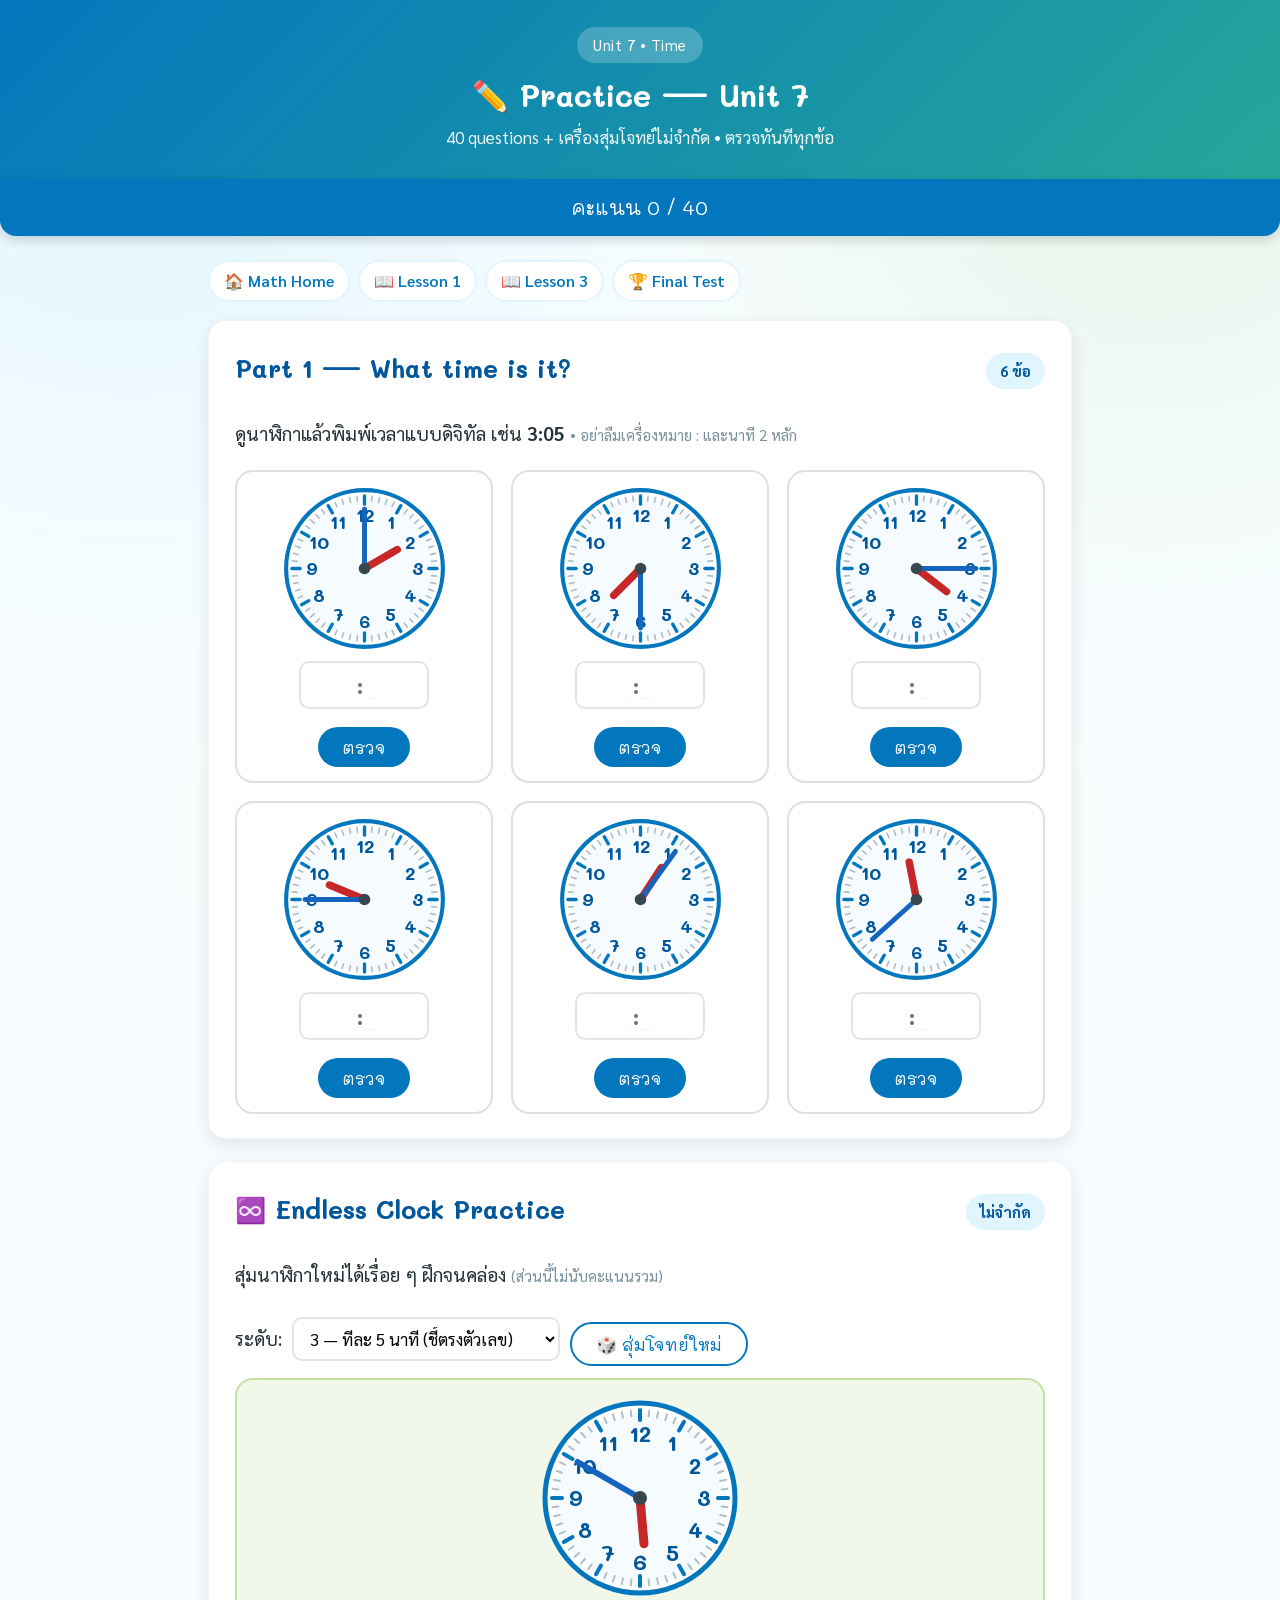
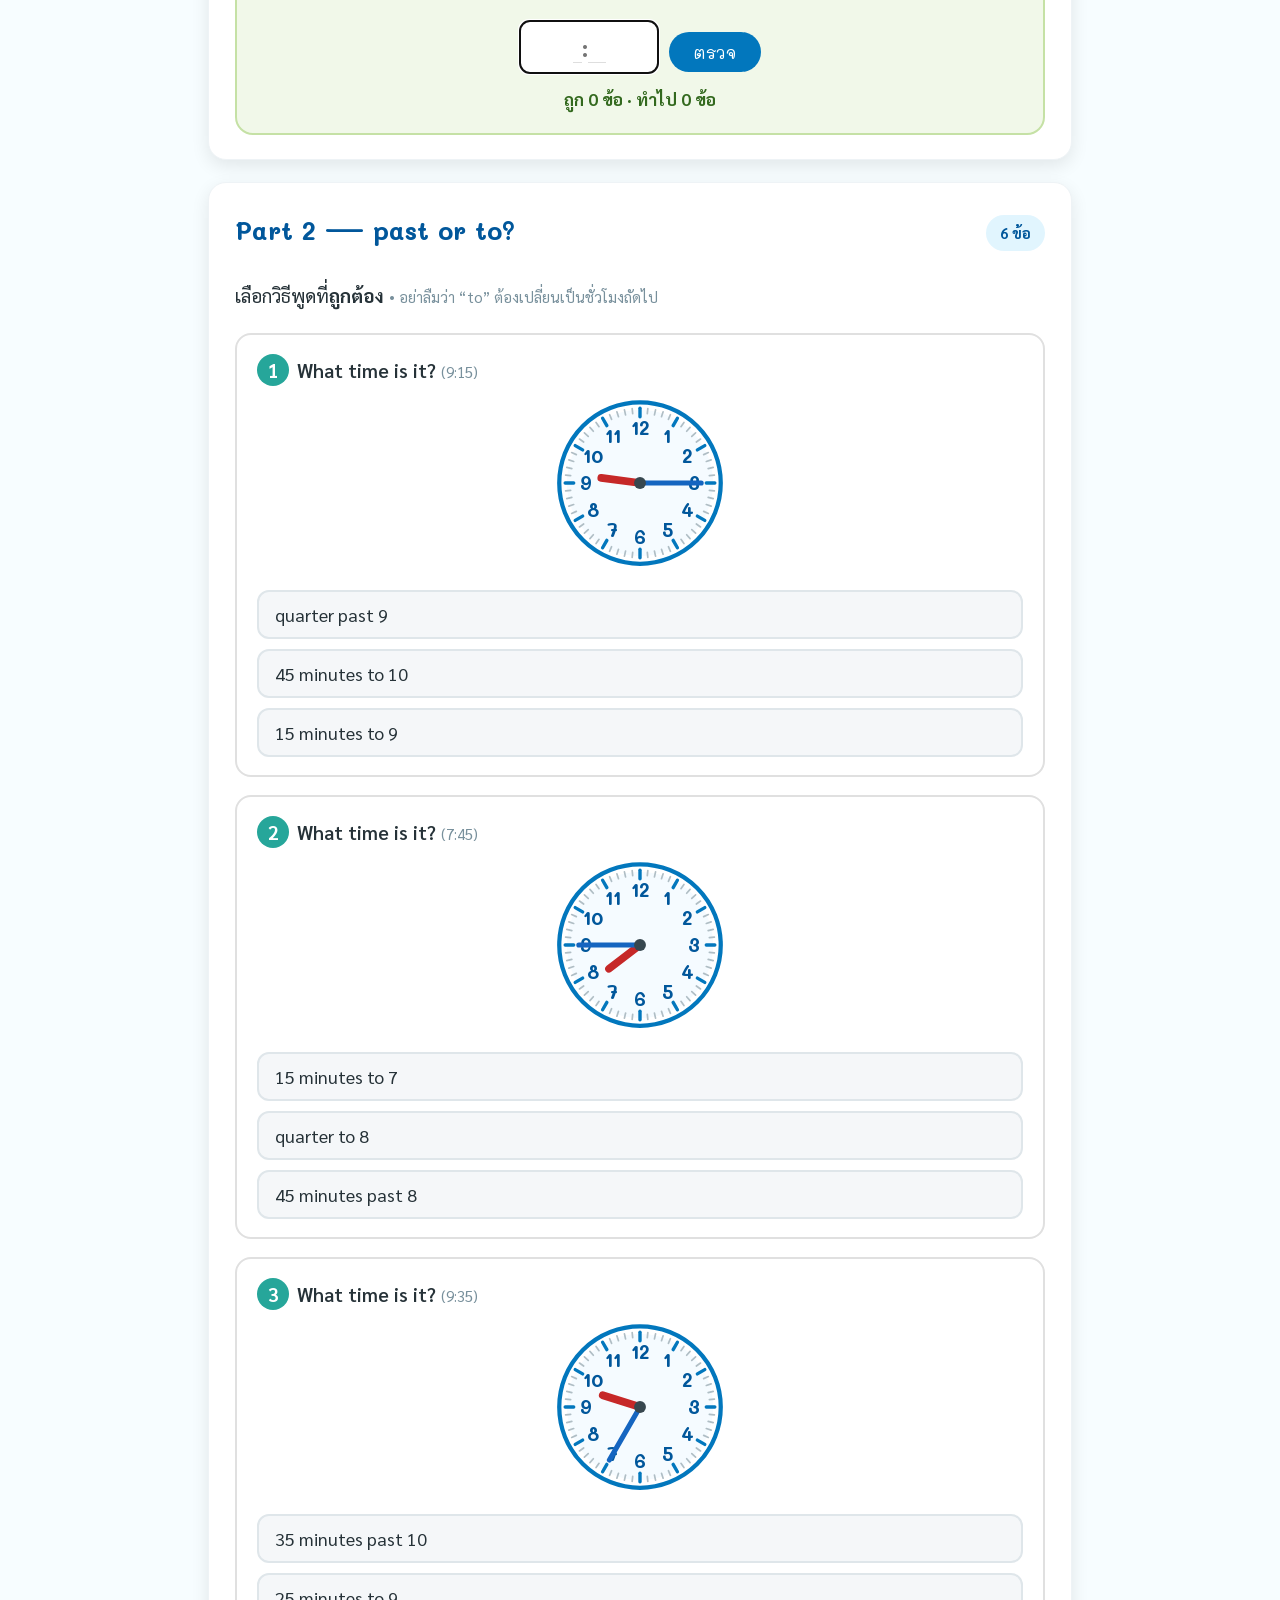
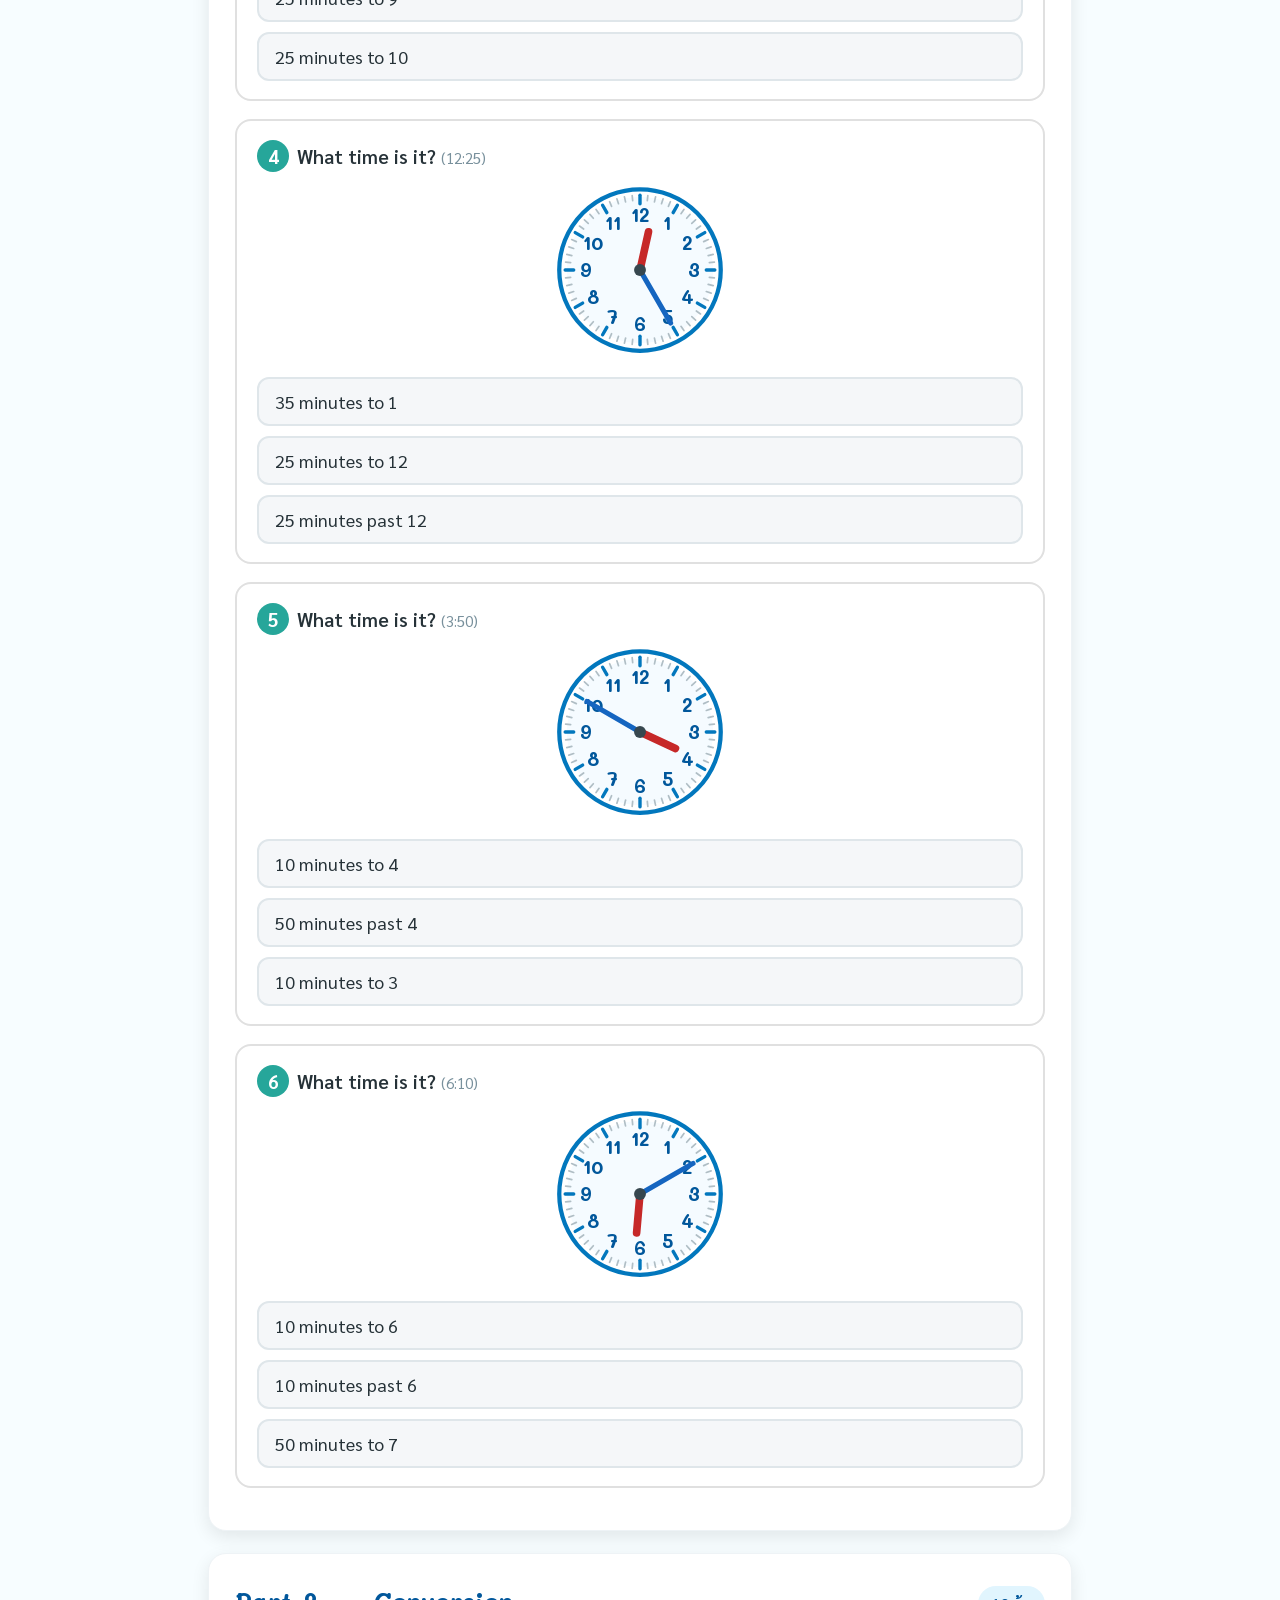
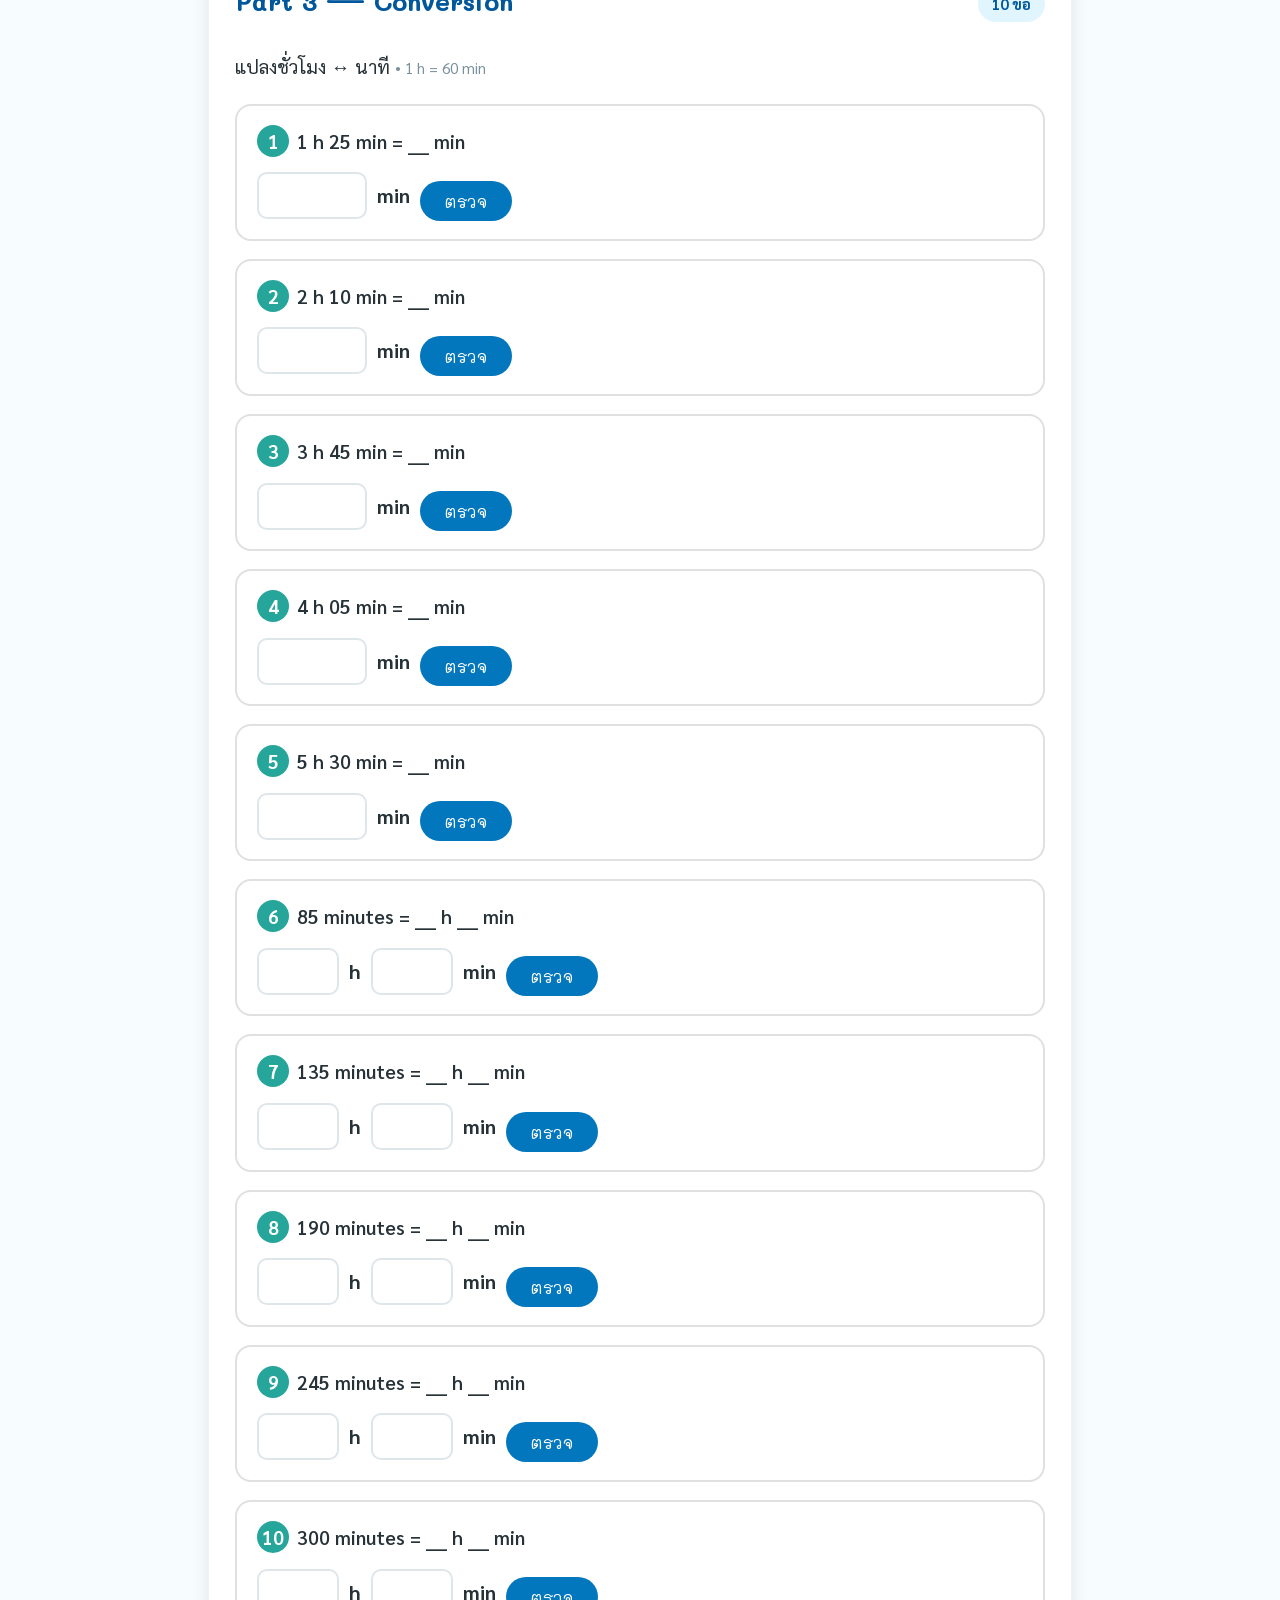
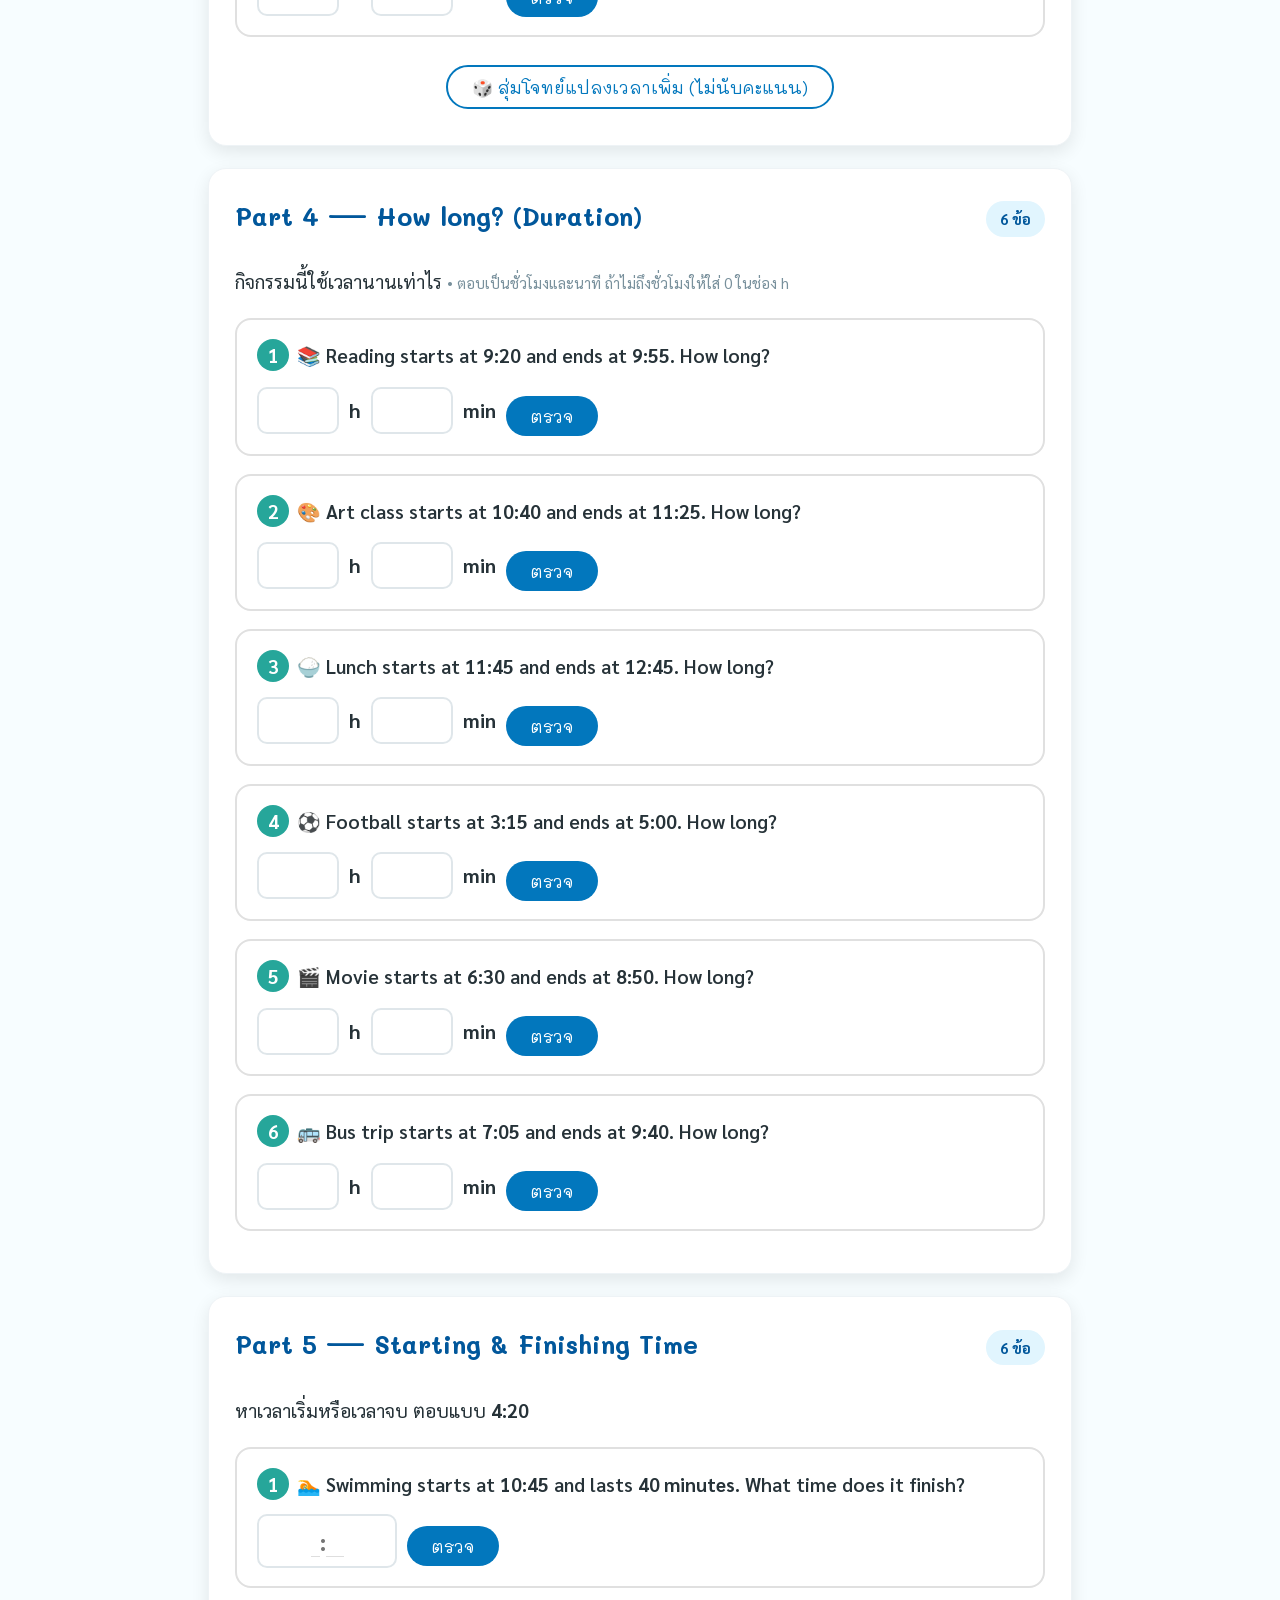
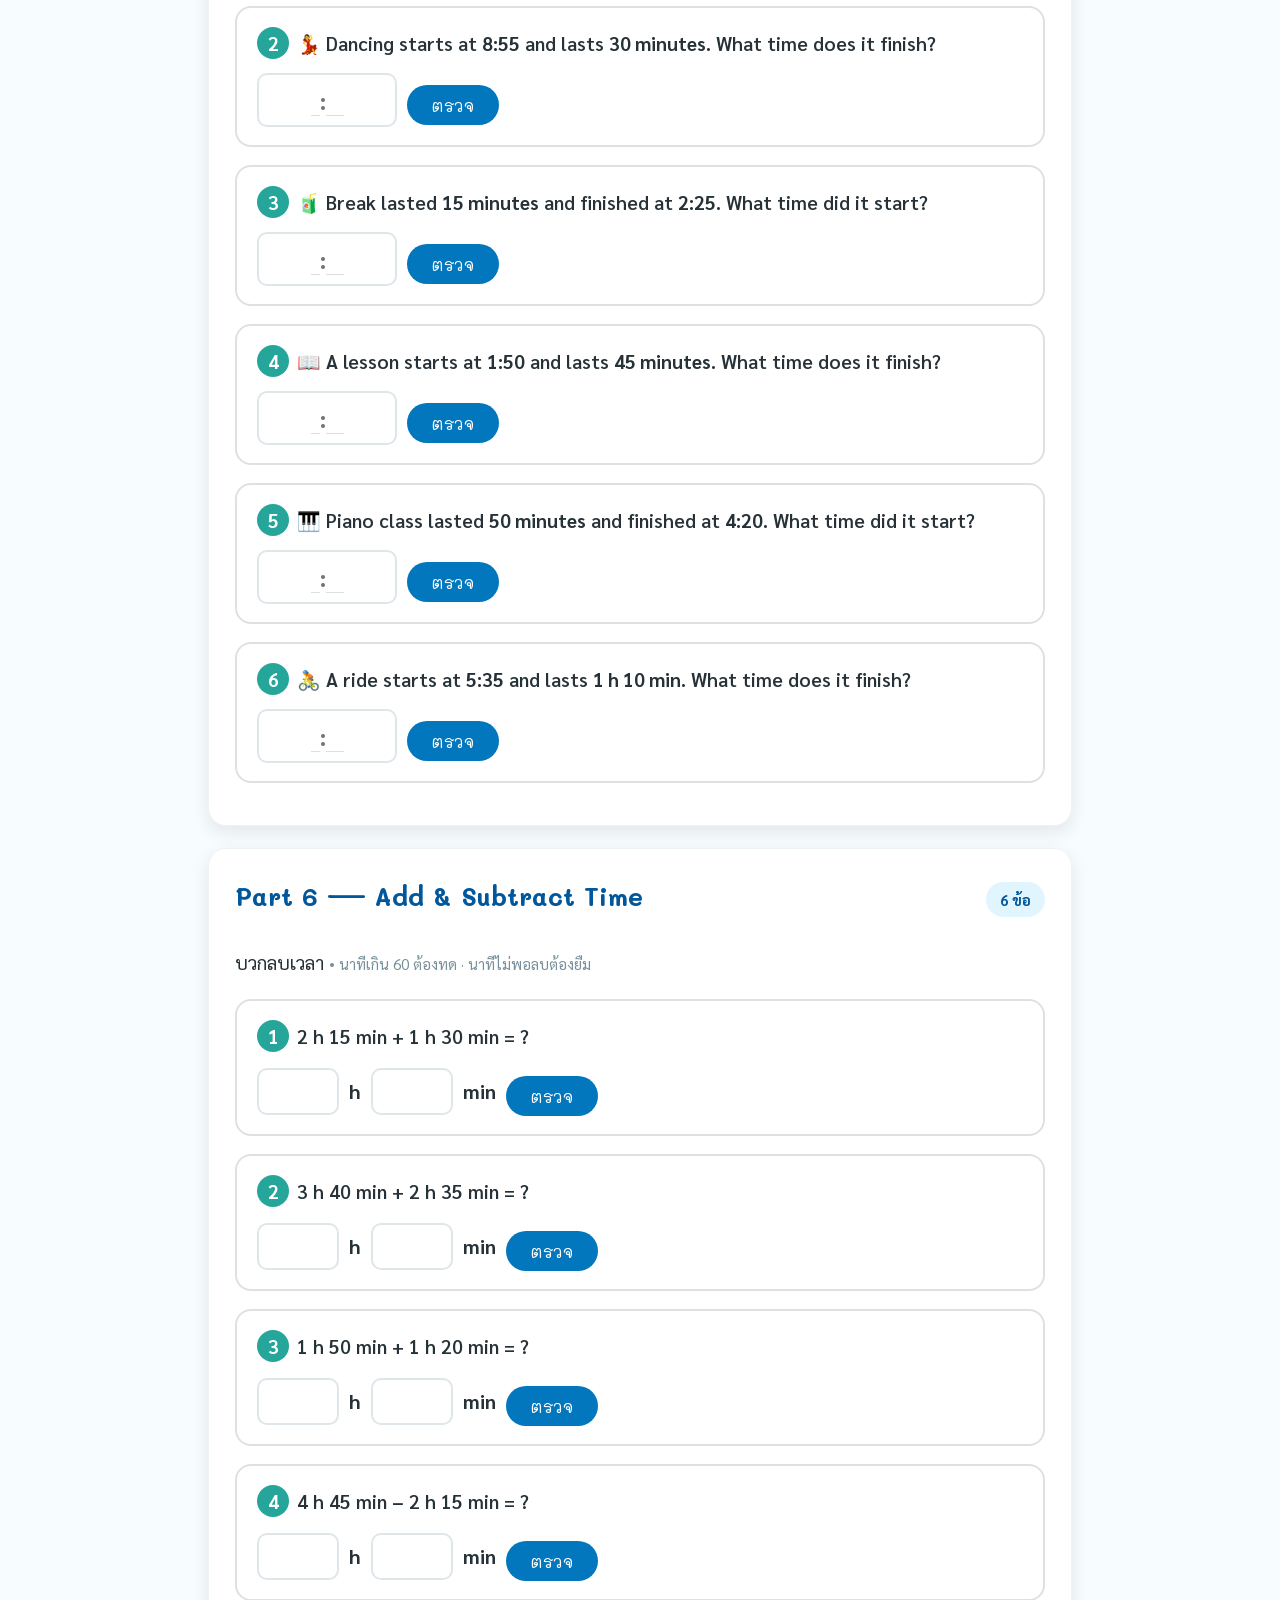
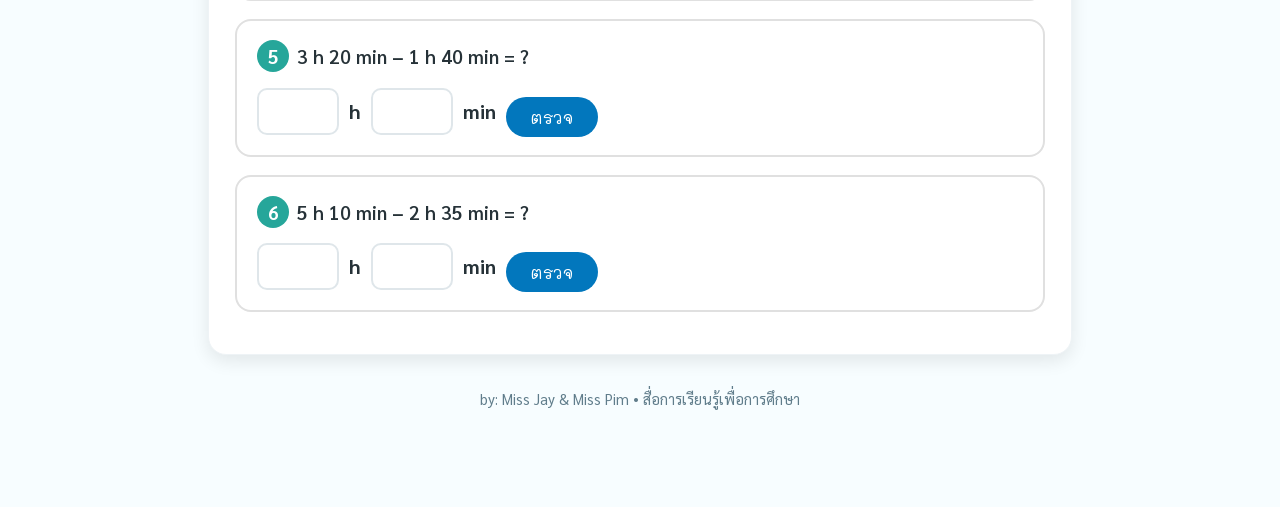
<file: unit7-practice.html>
<!DOCTYPE html>
<html lang="th">
<head>
<meta charset="UTF-8">
<meta name="viewport" content="width=device-width, initial-scale=1">
<title>Practice — Unit 7 Time</title>
<link rel="stylesheet" href="style.css">
<style>
  .sec-head { display:flex; justify-content:space-between; align-items:center; gap:12px; flex-wrap:wrap; }
  .pill { background:#e1f5fe; color:#01579b; border-radius:999px; padding:4px 14px; font-size:15px; font-weight:700; }
  .sticky {
    position:sticky; top:0; z-index:5; background:#0277bd; color:#fff;
    padding:10px 16px; border-radius:0 0 16px 16px; text-align:center;
    font-family:'Mali',sans-serif; font-size:20px; box-shadow:0 4px 12px rgba(0,0,0,.16);
  }
  .toolbar { display:flex; gap:10px; flex-wrap:wrap; align-items:center; margin:12px 0; }
  .toolbar select {
    font-family:inherit; font-size:17px; padding:8px 12px;
    border:2px solid #dfe6ea; border-radius:10px; background:#fff;
  }
  .endless { background:#f1f8e9; border:2px solid #c5e1a5; border-radius:18px; padding:18px; text-align:center; }
  .endless .tally { font-size:17px; color:#33691e; font-weight:700; margin-top:10px; }
  .tin {
    font-family:inherit; font-size:24px; font-weight:700; text-align:center;
    width:140px; padding:9px; border:2px solid #dfe6ea; border-radius:10px;
  }
  .tin.right { background:#c8e6c9; border-color:#2e7d32; }
  .tin.miss  { background:#ffcdd2; border-color:#d32f2f; }
  .num2 {
    font-family:inherit; font-size:21px; font-weight:700; text-align:center;
    width:82px; padding:8px; border:2px solid #dfe6ea; border-radius:10px;
  }
  .num2.right { background:#c8e6c9; border-color:#2e7d32; }
  .num2.miss  { background:#ffcdd2; border-color:#d32f2f; }
  .rowq { display:flex; gap:10px; align-items:center; flex-wrap:wrap; margin-top:12px; font-size:20px; }
</style>
</head>
<body class="math">

<header class="site-head">
  <span class="unit">Unit 7 • Time</span>
  <h1>✏️ Practice — Unit 7</h1>
  <p>40 questions + เครื่องสุ่มโจทย์ไม่จำกัด • ตรวจทันทีทุกข้อ</p>
</header>

<div class="sticky">คะแนน <span id="sc">0</span> / <span id="tot">40</span></div>

<div class="wrap">
  <nav class="crumb">
    <a href="index.html">🏠 Math Home</a>
    <a href="unit7-lesson1.html">📖 Lesson 1</a>
    <a href="unit7-lesson3.html">📖 Lesson 3</a>
    <a href="unit7-quiz.html">🏆 Final Test</a>
  </nav>

  <!-- ============ Part 1 ============ -->
  <div class="card">
    <div class="sec-head"><h2>Part 1 — What time is it?</h2><span class="pill">6 ข้อ</span></div>
    <p>ดูนาฬิกาแล้วพิมพ์เวลาแบบดิจิทัล เช่น <b>3:05</b> <span class="th">• อย่าลืมเครื่องหมาย : และนาที 2 หลัก</span></p>
    <div class="clocks" id="p1"></div>
  </div>

  <!-- ============ Endless clock ============ -->
  <div class="card">
    <div class="sec-head"><h2>♾️ Endless Clock Practice</h2><span class="pill">ไม่จำกัด</span></div>
    <p>สุ่มนาฬิกาใหม่ได้เรื่อย ๆ ฝึกจนคล่อง <span class="th">(ส่วนนี้ไม่นับคะแนนรวม)</span></p>
    <div class="toolbar">
      <label>ระดับ:</label>
      <select id="lvl">
        <option value="1">1 — O’clock เท่านั้น (ตรงชั่วโมง)</option>
        <option value="2">2 — O’clock + Half past</option>
        <option value="3" selected>3 — ทีละ 5 นาที (ชี้ตรงตัวเลข)</option>
        <option value="4">4 — ละเอียดถึงนาที (ยากสุด)</option>
      </select>
      <button class="btn ghost" id="newq">🎲 สุ่มโจทย์ใหม่</button>
    </div>
    <div class="endless">
      <div id="ec"></div>
      <div class="rowq" style="justify-content:center">
        <input class="tin" id="eIn" placeholder="_:__" autocomplete="off">
        <button class="btn" id="eCheck">ตรวจ</button>
      </div>
      <div class="fb" id="eFb" style="text-align:left"></div>
      <div class="tally">ถูก <span id="eOk">0</span> ข้อ · ทำไป <span id="eAll">0</span> ข้อ</div>
    </div>
  </div>

  <!-- ============ Part 2 ============ -->
  <div class="card">
    <div class="sec-head"><h2>Part 2 — past or to?</h2><span class="pill">6 ข้อ</span></div>
    <p>เลือกวิธีพูดที่<b>ถูกต้อง</b> <span class="th">• อย่าลืมว่า “to” ต้องเปลี่ยนเป็นชั่วโมงถัดไป</span></p>
    <div id="p2"></div>
  </div>

  <!-- ============ Part 3 ============ -->
  <div class="card">
    <div class="sec-head"><h2>Part 3 — Conversion</h2><span class="pill">10 ข้อ</span></div>
    <p>แปลงชั่วโมง ↔ นาที <span class="th">• 1 h = 60 min</span></p>
    <div id="p3"></div>
    <div class="toolbar" style="justify-content:center">
      <button class="btn ghost" id="convNew">🎲 สุ่มโจทย์แปลงเวลาเพิ่ม (ไม่นับคะแนน)</button>
    </div>
    <div id="convBox"></div>
  </div>

  <!-- ============ Part 4 ============ -->
  <div class="card">
    <div class="sec-head"><h2>Part 4 — How long? (Duration)</h2><span class="pill">6 ข้อ</span></div>
    <p>กิจกรรมนี้ใช้เวลานานเท่าไร <span class="th">• ตอบเป็นชั่วโมงและนาที ถ้าไม่ถึงชั่วโมงให้ใส่ 0 ในช่อง h</span></p>
    <div id="p4"></div>
  </div>

  <!-- ============ Part 5 ============ -->
  <div class="card">
    <div class="sec-head"><h2>Part 5 — Starting &amp; Finishing Time</h2><span class="pill">6 ข้อ</span></div>
    <p>หาเวลาเริ่มหรือเวลาจบ ตอบแบบ <b>4:20</b></p>
    <div id="p5"></div>
  </div>

  <!-- ============ Part 6 ============ -->
  <div class="card">
    <div class="sec-head"><h2>Part 6 — Add &amp; Subtract Time</h2><span class="pill">6 ข้อ</span></div>
    <p>บวกลบเวลา <span class="th">• นาทีเกิน 60 ต้องทด · นาทีไม่พอลบต้องยืม</span></p>
    <div id="p6"></div>
  </div>

  <div class="card" id="finish" style="display:none;text-align:center">
    <h2 id="ftitle"></h2>
    <p id="fmsg" style="font-size:19px"></p>
  </div>

  <p class="foot">by: Miss Jay &amp; Miss Pim • สื่อการเรียนรู้เพื่อการศึกษา</p>
</div>

<script src="clock.js"></script>
<script>
/* ---------------- คะแนนรวม ---------------- */
var TOTAL = 40, score = 0, done = 0;
function mark(ok) {
  score += ok ? 1 : 0; done++;
  document.getElementById('sc').textContent = score;
  if (done === TOTAL) {
    var f = document.getElementById('finish'), pc = Math.round(score / TOTAL * 100);
    f.style.display = 'block';
    document.getElementById('ftitle').textContent =
      pc === 100 ? '🏆 เต็ม! ' + score + '/' + TOTAL :
      pc >= 80 ? '🎉 เก่งมาก ' + score + '/' + TOTAL :
      pc >= 60 ? '💪 ดีแล้ว ' + score + '/' + TOTAL : '📖 ลองอีกครั้งนะ ' + score + '/' + TOTAL;
    document.getElementById('fmsg').innerHTML =
      pc === 100 ? 'ตอบถูกทุกข้อ พร้อมสอบ Unit 7 แล้ว!' :
      'กลับไปดูข้อที่ตอบผิดอีกรอบ แล้วกดรีเฟรชหน้าเพื่อทำใหม่ได้เลย';
    f.scrollIntoView({ behavior: 'smooth' });
  }
}

/* ---------------- ตัวช่วยตรวจเวลา ---------------- */
/* รับได้ทั้ง 3:05 / 3.05 / 305 / 3 05 */
function parseTime(s) {
  s = String(s).trim().replace(/[.\s]/g, ':');
  var m = s.match(/^(\d{1,2}):?(\d{2})$/);
  if (!m) { m = s.match(/^(\d{1,2})(\d{2})$/); }
  if (!m) return null;
  var h = +m[1], mi = +m[2];
  if (h < 1 || h > 12 || mi > 59) return null;
  return [h, mi];
}
function same(a, b) { return a && a[0] === b[0] && a[1] === b[1]; }

/* ---------------- Part 1 — อ่านนาฬิกา ---------------- */
var P1 = [[2, 0], [7, 30], [4, 15], [9, 45], [1, 6], [11, 38]];
(function () {
  var root = document.getElementById('p1');
  P1.forEach(function (t, i) {
    var d = document.createElement('div'); d.className = 'clockbox';
    var cid = 'p1c' + i;
    d.innerHTML = '<div id="' + cid + '"></div>' +
      '<input class="tin" placeholder="_:__" autocomplete="off">' +
      '<div style="margin-top:8px"><button class="btn">ตรวจ</button></div>' +
      '<div class="key"></div>';
    root.appendChild(d);
    Clock.draw(cid, t[0], t[1], { size: 165 });
    var inp = d.querySelector('input'), key = d.querySelector('.key');
    d.querySelector('.btn').addEventListener('click', function () {
      if (inp.disabled) return;
      var p = parseTime(inp.value);
      if (!p) { alert('พิมพ์แบบ 3:05 นะ'); return; }
      var ok = same(p, t);
      inp.disabled = true; inp.classList.add(ok ? 'right' : 'miss');
      d.classList.add(ok ? 'right' : 'miss');
      key.className = 'key show';
      key.innerHTML = ok ? '✅ ' + Clock.readNumber(t[0], t[1])
        : '❌ คำตอบคือ ' + Clock.digital(t[0], t[1]) + '<br>(' + Clock.readNumber(t[0], t[1]) + ')';
      key.style.color = ok ? '#2e7d32' : '#c62828';
      mark(ok);
    });
    inp.addEventListener('keydown', function (e) { if (e.key === 'Enter') d.querySelector('.btn').click(); });
  });
})();

/* ---------------- Endless clock ---------------- */
(function () {
  var cur = null, ok = 0, all = 0;
  var lvl = document.getElementById('lvl'), inp = document.getElementById('eIn'),
      fb = document.getElementById('eFb');
  function gen() {
    var L = +lvl.value, h = 1 + Math.floor(Math.random() * 12), m;
    if (L === 1) m = 0;
    else if (L === 2) m = Math.random() < .5 ? 0 : 30;
    else if (L === 3) m = 5 * Math.floor(Math.random() * 12);
    else m = Math.floor(Math.random() * 60);
    cur = [h, m];
    Clock.draw('ec', h, m, { size: 200 });
    inp.value = ''; inp.className = 'tin'; inp.disabled = false;
    fb.className = 'fb'; fb.innerHTML = '';
    inp.focus();
  }
  document.getElementById('newq').addEventListener('click', gen);
  document.getElementById('eCheck').addEventListener('click', function () {
    if (inp.disabled) return;
    var p = parseTime(inp.value);
    if (!p) { alert('พิมพ์แบบ 3:05 นะ'); return; }
    var good = same(p, cur);
    all++; if (good) ok++;
    inp.disabled = true; inp.classList.add(good ? 'right' : 'miss');
    fb.className = 'fb show ' + (good ? 'ok' : 'no');
    var extra = Clock.readTo(cur[0], cur[1]);
    fb.innerHTML = (good ? '✅ ถูกต้อง! ' : '❌ คำตอบคือ <b>' + Clock.digital(cur[0], cur[1]) + '</b> — ') +
      'อ่านว่า <b>' + Clock.readNumber(cur[0], cur[1]) + '</b>' +
      ' · <b>' + Clock.readPast(cur[0], cur[1]) + '</b>' +
      (extra ? ' · <b>' + extra + '</b>' : '');
    document.getElementById('eOk').textContent = ok;
    document.getElementById('eAll').textContent = all;
  });
  inp.addEventListener('keydown', function (e) {
    if (e.key !== 'Enter') return;
    if (inp.disabled) gen(); else document.getElementById('eCheck').click();
  });
  lvl.addEventListener('change', gen);
  gen();
})();

/* ---------------- Part 2 — past / to ---------------- */
var P2 = [[9, 15], [7, 45], [9, 35], [12, 25], [3, 50], [6, 10]];
(function () {
  var root = document.getElementById('p2');
  P2.forEach(function (t, i) {
    var h = t[0], m = t[1], nh = (h % 12) + 1;
    var right = m <= 30 ? Clock.readPast(h, m) : Clock.readTo(h, m);
    /* ตัวลวงที่เด็กมักตอบผิดจริง ๆ */
    var wrongs = m <= 30
      ? [(60 - m) + ' minutes to ' + nh, m + ' minutes to ' + h]
      : [(60 - m) + ' minutes to ' + h, m + ' minutes past ' + nh];
    var opts = [right, wrongs[0], wrongs[1]];
    /* สลับตำแหน่งแบบคงที่ เพื่อให้เฉลยตรวจสอบได้ */
    var order = [[0, 1, 2], [1, 0, 2], [2, 1, 0], [1, 2, 0], [0, 2, 1], [2, 0, 1]][i];
    var shown = order.map(function (k) { return opts[k]; });
    var ai = order.indexOf(0);

    var d = document.createElement('div'); d.className = 'q';
    var cid = 'p2c' + i;
    var html = '<div class="qtext"><span class="qnum">' + (i + 1) + '</span>' +
      'What time is it? <span class="th">(' + Clock.digital(h, m) + ')</span></div>' +
      '<div style="text-align:center;margin:10px 0"><span id="' + cid + '"></span></div><div class="opts">';
    shown.forEach(function (t2, j) { html += '<button class="opt" data-j="' + j + '">' + t2 + '</button>'; });
    html += '</div><div class="fb"></div>';
    d.innerHTML = html;
    root.appendChild(d);
    Clock.draw(cid, h, m, { size: 170 });
    var fb = d.querySelector('.fb');
    d.querySelectorAll('.opt').forEach(function (b) {
      b.addEventListener('click', function () {
        var good = +b.dataset.j === ai;
        d.querySelectorAll('.opt').forEach(function (x) {
          x.disabled = true;
          if (+x.dataset.j === ai) x.classList.add('correct');
        });
        if (!good) b.classList.add('wrong');
        fb.className = 'fb show ' + (good ? 'ok' : 'no');
        fb.innerHTML = (good ? '✅ ถูกต้อง! ' : '❌ คำตอบคือ <b>' + right + '</b> — ') +
          (m <= 30
            ? 'นาทีไม่เกิน 30 ใช้ <b>past</b> นับจากชั่วโมง ' + h
            : 'นาทีเกิน 30 ใช้ <b>to</b> → 60 − ' + m + ' = ' + (60 - m) +
              ' นาที และต้องเปลี่ยนเป็นชั่วโมงถัดไปคือ <b>' + nh + '</b>');
        mark(good);
      });
    });
  });
})();

/* ---------------- Part 3 — Conversion ---------------- */
var P3 = [
  { t: '1 h 25 min = ___ min', total: 85 },
  { t: '2 h 10 min = ___ min', total: 130 },
  { t: '3 h 45 min = ___ min', total: 225 },
  { t: '4 h 05 min = ___ min', total: 245 },
  { t: '5 h 30 min = ___ min', total: 330 },
  { t: '85 minutes = ___ h ___ min', h: 1, m: 25 },
  { t: '135 minutes = ___ h ___ min', h: 2, m: 15 },
  { t: '190 minutes = ___ h ___ min', h: 3, m: 10 },
  { t: '245 minutes = ___ h ___ min', h: 4, m: 5 },
  { t: '300 minutes = ___ h ___ min', h: 5, m: 0 }
];
function convWhy(it) {
  if (it.total !== undefined) {
    var m = it.t.match(/^(\d+) h (\d+) min/), H = +m[1], M = +m[2];
    return H + ' × 60 = ' + (H * 60) + ' แล้ว ' + (H * 60) + ' + ' + M + ' = <b>' + it.total + ' minutes</b>';
  }
  var T = it.h * 60 + it.m;
  return T + ' = ' + (it.h * 60) + ' + ' + it.m + ' → <b>' + it.h + ' h ' + it.m + ' min</b>';
}
function convRow(root, it, i, counts) {
  var d = document.createElement('div'); d.className = 'q';
  var inputs = it.total !== undefined
    ? '<input type="number" class="num2 a" inputmode="numeric" style="width:110px"> <b>min</b>'
    : '<input type="number" class="num2 a" inputmode="numeric"> <b>h</b> ' +
      '<input type="number" class="num2 b" inputmode="numeric"> <b>min</b>';
  d.innerHTML = '<div class="qtext"><span class="qnum">' + i + '</span>' + it.t + '</div>' +
    '<div class="rowq">' + inputs + ' <button class="btn">ตรวจ</button></div><div class="fb"></div>';
  var fb = d.querySelector('.fb');
  d.querySelector('.btn').addEventListener('click', function () {
    if (fb.classList.contains('show')) return;
    var A = d.querySelector('.a'), B = d.querySelector('.b');
    if (A.value === '' || (B && B.value === '')) { alert('เติมคำตอบให้ครบก่อนนะ'); return; }
    var ok = it.total !== undefined ? +A.value === it.total : (+A.value === it.h && +B.value === it.m);
    [A, B].forEach(function (x) { if (x) { x.disabled = true; x.classList.add(ok ? 'right' : 'miss'); } });
    fb.className = 'fb show ' + (ok ? 'ok' : 'no');
    fb.innerHTML = (ok ? '✅ ถูกต้อง! ' : '❌ ') + convWhy(it);
    if (counts) mark(ok);
  });
  root.appendChild(d);
}
(function () {
  var root = document.getElementById('p3');
  P3.forEach(function (it, i) { convRow(root, it, i + 1, true); });
})();
(function () {
  var box = document.getElementById('convBox'), n = 0;
  document.getElementById('convNew').addEventListener('click', function () {
    n++;
    var toMin = Math.random() < .5, it;
    if (toMin) {
      var H = 1 + Math.floor(Math.random() * 5), M = Math.floor(Math.random() * 60);
      it = { t: H + ' h ' + (M < 10 ? '0' + M : M) + ' min = ___ min', total: H * 60 + M };
    } else {
      var T = 61 + Math.floor(Math.random() * 299);
      it = { t: T + ' minutes = ___ h ___ min', h: Math.floor(T / 60), m: T % 60 };
    }
    convRow(box, it, '🎲', false);
    box.lastChild.scrollIntoView({ behavior: 'smooth', block: 'center' });
  });
})();

/* ---------------- Part 4 — Duration ---------------- */
var P4 = [
  { s: '📚 Reading', a: [9, 20], b: [9, 55] },
  { s: '🎨 Art class', a: [10, 40], b: [11, 25] },
  { s: '🍚 Lunch', a: [11, 45], b: [12, 45] },
  { s: '⚽ Football', a: [3, 15], b: [5, 0] },
  { s: '🎬 Movie', a: [6, 30], b: [8, 50] },
  { s: '🚌 Bus trip', a: [7, 5], b: [9, 40] }
];
(function () {
  var root = document.getElementById('p4');
  P4.forEach(function (it, i) {
    var A = Clock.toMinutes(it.a[0], it.a[1]), B = Clock.toMinutes(it.b[0], it.b[1]);
    var T = B - A, H = Math.floor(T / 60), M = T % 60;
    var d = document.createElement('div'); d.className = 'q';
    d.innerHTML = '<div class="qtext"><span class="qnum">' + (i + 1) + '</span>' + it.s +
      ' starts at <b>' + Clock.digital(it.a[0], it.a[1]) + '</b> and ends at <b>' +
      Clock.digital(it.b[0], it.b[1]) + '</b>. How long?</div>' +
      '<div class="rowq"><input type="number" class="num2 a" inputmode="numeric"> <b>h</b> ' +
      '<input type="number" class="num2 b" inputmode="numeric"> <b>min</b> ' +
      '<button class="btn">ตรวจ</button></div><div class="fb"></div>';
    var fb = d.querySelector('.fb');
    d.querySelector('.btn').addEventListener('click', function () {
      if (fb.classList.contains('show')) return;
      var x = d.querySelector('.a'), y = d.querySelector('.b');
      if (x.value === '' || y.value === '') { alert('เติมคำตอบให้ครบก่อนนะ'); return; }
      var ok = +x.value === H && +y.value === M;
      [x, y].forEach(function (e) { e.disabled = true; e.classList.add(ok ? 'right' : 'miss'); });
      fb.className = 'fb show ' + (ok ? 'ok' : 'no');
      fb.innerHTML = (ok ? '✅ ถูกต้อง! ' : '❌ คำตอบคือ <b>' + H + ' h ' + M + ' min</b> — ') +
        'จาก ' + Clock.digital(it.a[0], it.a[1]) + ' เดินไป ' +
        (H ? '<b>' + H + ' ชั่วโมง</b> ถึง ' + Clock.digital((it.a[0] + H - 1) % 12 + 1, it.a[1]) + ' แล้วอีก ' : '') +
        '<b>' + M + ' นาที</b> ก็ถึง ' + Clock.digital(it.b[0], it.b[1]);
      mark(ok);
    });
    root.appendChild(d);
  });
})();

/* ---------------- Part 5 — Start / Finish ---------------- */
var P5 = [
  { q: '🏊 Swimming starts at <b>10:45</b> and lasts <b>40 minutes</b>. What time does it finish?',
    ans: [11, 25], why: 'จาก 10:45 ไป 11:00 ใช้ 15 นาที เหลือ 40 − 15 = 25 → <b>11:25</b>' },
  { q: '💃 Dancing starts at <b>8:55</b> and lasts <b>30 minutes</b>. What time does it finish?',
    ans: [9, 25], why: 'ไป 9:00 ใช้ 5 นาที เหลือ 30 − 5 = 25 → <b>9:25</b>' },
  { q: '🧃 Break lasted <b>15 minutes</b> and finished at <b>2:25</b>. What time did it start?',
    ans: [2, 10], why: 'ถามเวลาเริ่ม → ลบย้อนกลับ 25 − 15 = 10 → <b>2:10</b>' },
  { q: '📖 A lesson starts at <b>1:50</b> and lasts <b>45 minutes</b>. What time does it finish?',
    ans: [2, 35], why: 'ไป 2:00 ใช้ 10 นาที เหลือ 45 − 10 = 35 → <b>2:35</b>' },
  { q: '🎹 Piano class lasted <b>50 minutes</b> and finished at <b>4:20</b>. What time did it start?',
    ans: [3, 30], why: 'ถอยจาก 4:20 มา 4:00 ใช้ 20 นาที เหลืออีก 50 − 20 = 30 → ถอยจาก 4:00 อีก 30 = <b>3:30</b>' },
  { q: '🚴 A ride starts at <b>5:35</b> and lasts <b>1 h 10 min</b>. What time does it finish?',
    ans: [6, 45], why: 'บวกชั่วโมงก่อน 5:35 → 6:35 แล้วบวกอีก 10 นาที → <b>6:45</b>' }
];
(function () {
  var root = document.getElementById('p5');
  P5.forEach(function (it, i) {
    var d = document.createElement('div'); d.className = 'q';
    d.innerHTML = '<div class="qtext"><span class="qnum">' + (i + 1) + '</span>' + it.q + '</div>' +
      '<div class="rowq"><input class="tin" placeholder="_:__" autocomplete="off">' +
      '<button class="btn">ตรวจ</button></div><div class="fb"></div>';
    var inp = d.querySelector('input'), fb = d.querySelector('.fb');
    d.querySelector('.btn').addEventListener('click', function () {
      if (fb.classList.contains('show')) return;
      var p = parseTime(inp.value);
      if (!p) { alert('พิมพ์แบบ 4:20 นะ'); return; }
      var ok = same(p, it.ans);
      inp.disabled = true; inp.classList.add(ok ? 'right' : 'miss');
      fb.className = 'fb show ' + (ok ? 'ok' : 'no');
      fb.innerHTML = (ok ? '✅ ถูกต้อง! ' : '❌ คำตอบคือ <b>' +
        Clock.digital(it.ans[0], it.ans[1]) + '</b> — ') + it.why;
      mark(ok);
    });
    inp.addEventListener('keydown', function (e) { if (e.key === 'Enter') d.querySelector('.btn').click(); });
    root.appendChild(d);
  });
})();

/* ---------------- Part 6 — Add / Subtract ---------------- */
var P6 = [
  { t: '2 h 15 min + 1 h 30 min', op: '+', a: [2, 15], b: [1, 30] },
  { t: '3 h 40 min + 2 h 35 min', op: '+', a: [3, 40], b: [2, 35] },
  { t: '1 h 50 min + 1 h 20 min', op: '+', a: [1, 50], b: [1, 20] },
  { t: '4 h 45 min − 2 h 15 min', op: '-', a: [4, 45], b: [2, 15] },
  { t: '3 h 20 min − 1 h 40 min', op: '-', a: [3, 20], b: [1, 40] },
  { t: '5 h 10 min − 2 h 35 min', op: '-', a: [5, 10], b: [2, 35] }
];
(function () {
  var root = document.getElementById('p6');
  P6.forEach(function (it, i) {
    var A = it.a[0] * 60 + it.a[1], B = it.b[0] * 60 + it.b[1];
    var T = it.op === '+' ? A + B : A - B, H = Math.floor(T / 60), M = T % 60;
    var d = document.createElement('div'); d.className = 'q';
    d.innerHTML = '<div class="qtext"><span class="qnum">' + (i + 1) + '</span>' + it.t + ' = ?</div>' +
      '<div class="rowq"><input type="number" class="num2 a" inputmode="numeric"> <b>h</b> ' +
      '<input type="number" class="num2 b" inputmode="numeric"> <b>min</b> ' +
      '<button class="btn">ตรวจ</button></div><div class="fb"></div>';
    var fb = d.querySelector('.fb');
    d.querySelector('.btn').addEventListener('click', function () {
      if (fb.classList.contains('show')) return;
      var x = d.querySelector('.a'), y = d.querySelector('.b');
      if (x.value === '' || y.value === '') { alert('เติมคำตอบให้ครบก่อนนะ'); return; }
      var ok = +x.value === H && +y.value === M;
      [x, y].forEach(function (e) { e.disabled = true; e.classList.add(ok ? 'right' : 'miss'); });
      var mm = it.op === '+' ? it.a[1] + it.b[1] : it.a[1] - it.b[1];
      var note = it.op === '+'
        ? (mm >= 60 ? 'นาที ' + it.a[1] + ' + ' + it.b[1] + ' = ' + mm + ' <b>เกิน 60 ต้องทด</b> → ' +
            (mm - 60) + ' นาที และชั่วโมงเพิ่ม 1'
          : 'นาที ' + it.a[1] + ' + ' + it.b[1] + ' = ' + mm + ' ไม่เกิน 60 ไม่ต้องทด')
        : (mm < 0 ? 'นาที ' + it.a[1] + ' ลบ ' + it.b[1] + ' <b>ไม่พอ ต้องยืม 1 ชั่วโมง</b> → ' +
            (it.a[1] + 60) + ' − ' + it.b[1] + ' = ' + (it.a[1] + 60 - it.b[1])
          : 'นาที ' + it.a[1] + ' − ' + it.b[1] + ' = ' + mm + ' ลบได้เลย ไม่ต้องยืม');
      fb.className = 'fb show ' + (ok ? 'ok' : 'no');
      fb.innerHTML = (ok ? '✅ ถูกต้อง! ' : '❌ คำตอบคือ <b>' + H + ' h ' + M + ' min</b> — ') + note;
      mark(ok);
    });
    root.appendChild(d);
  });
})();
</script>
</body>
</html>
</file>
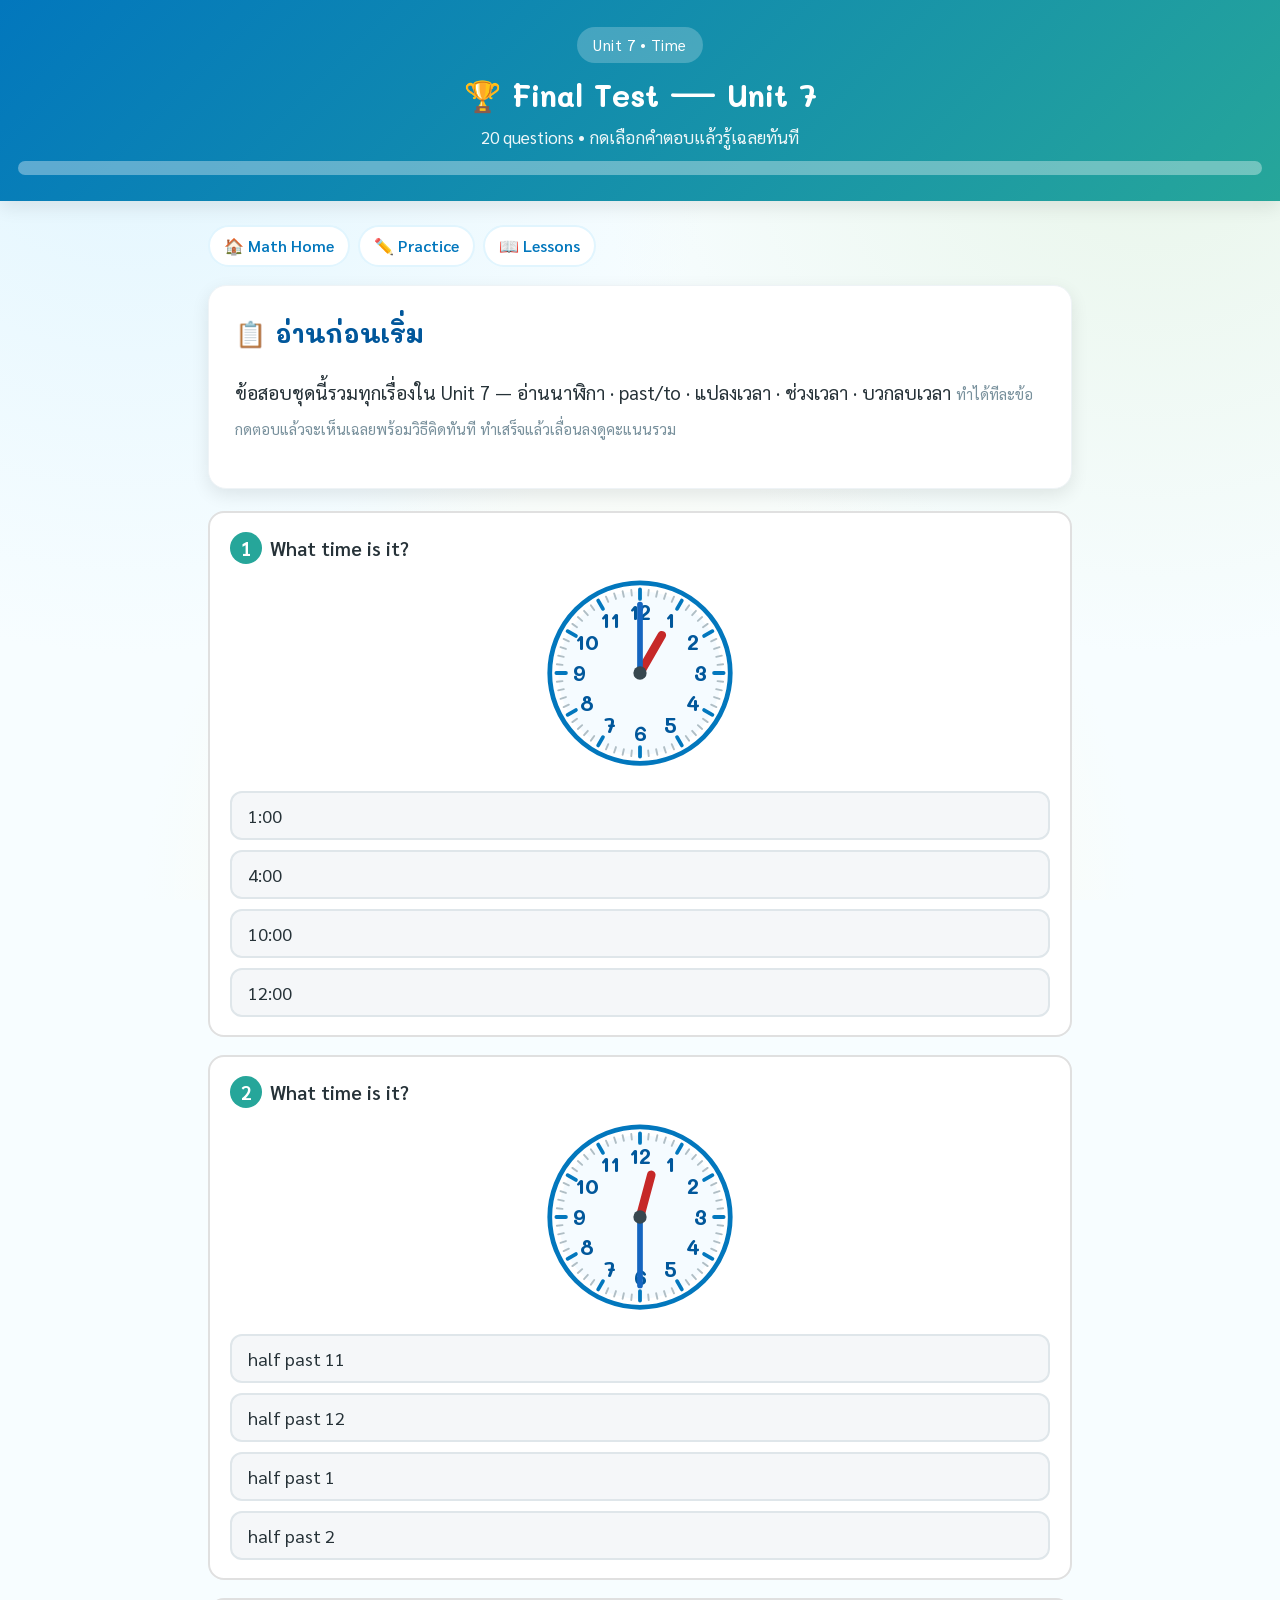
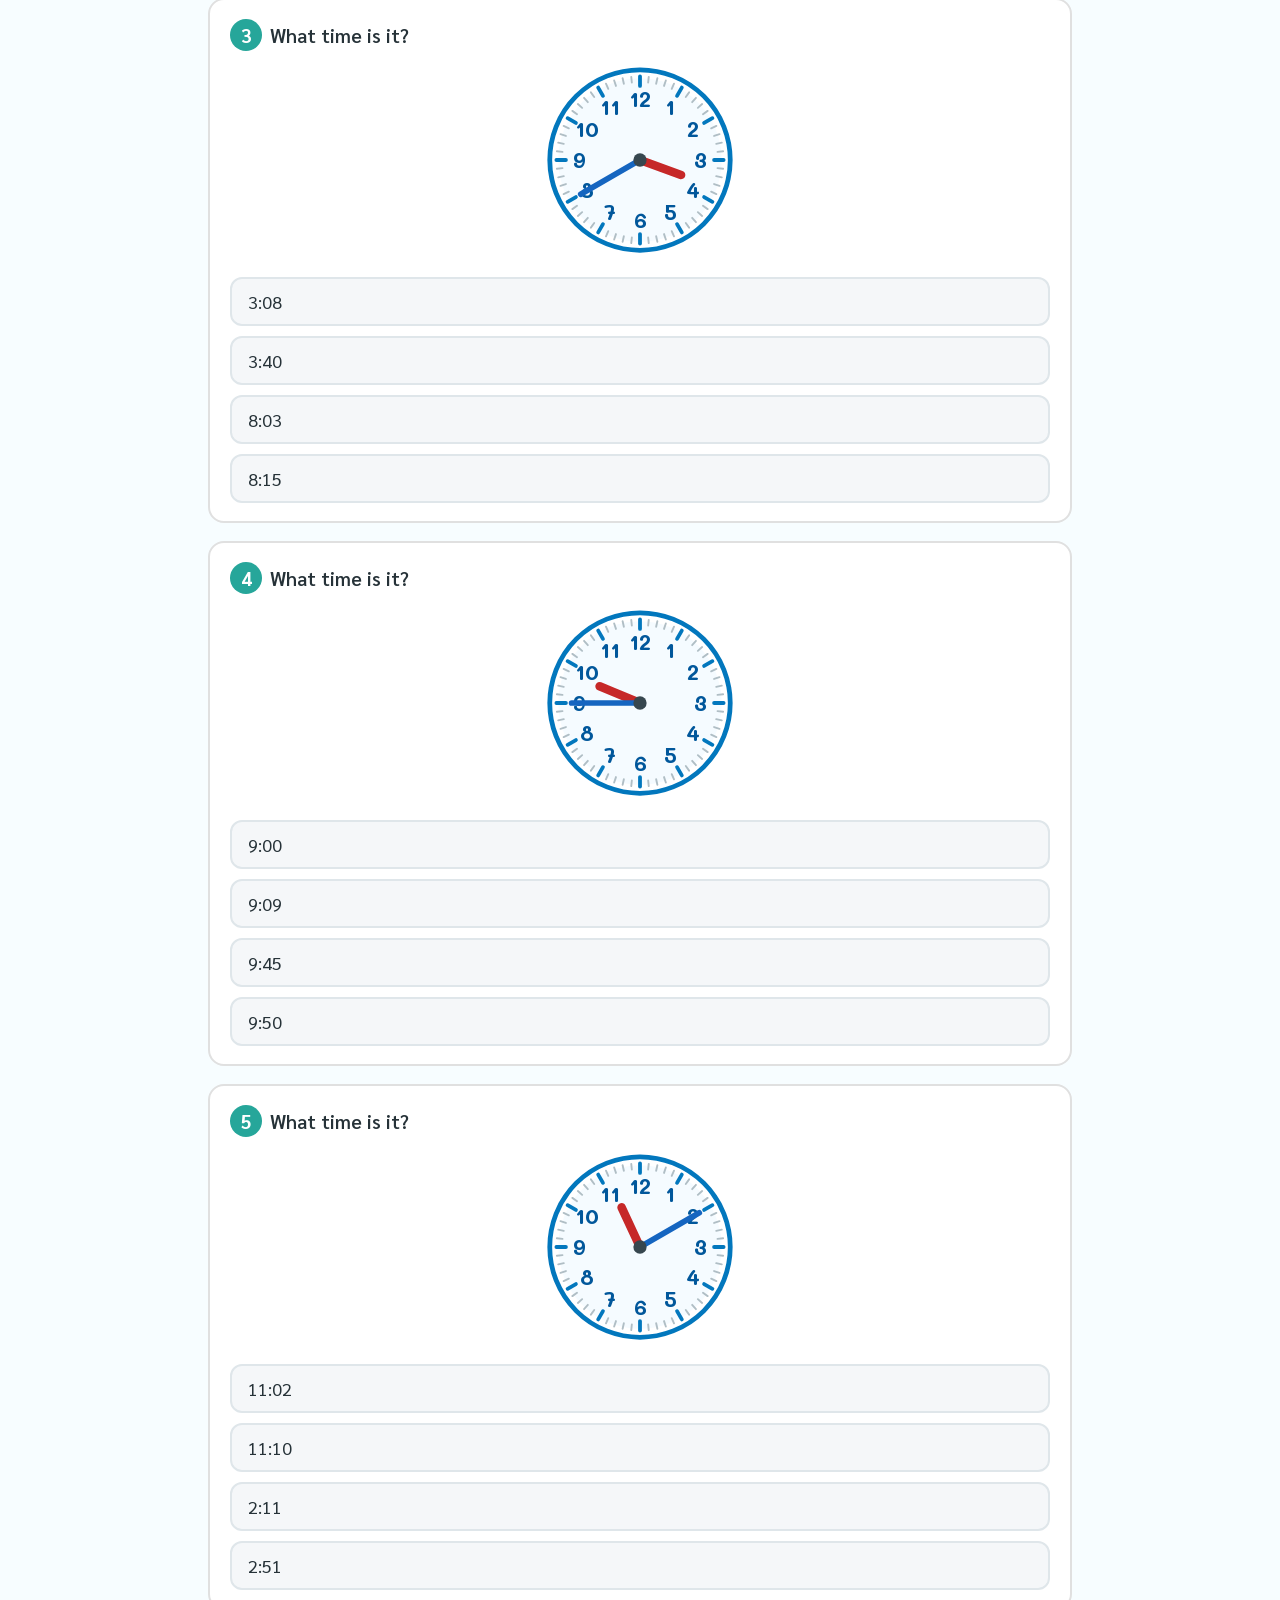
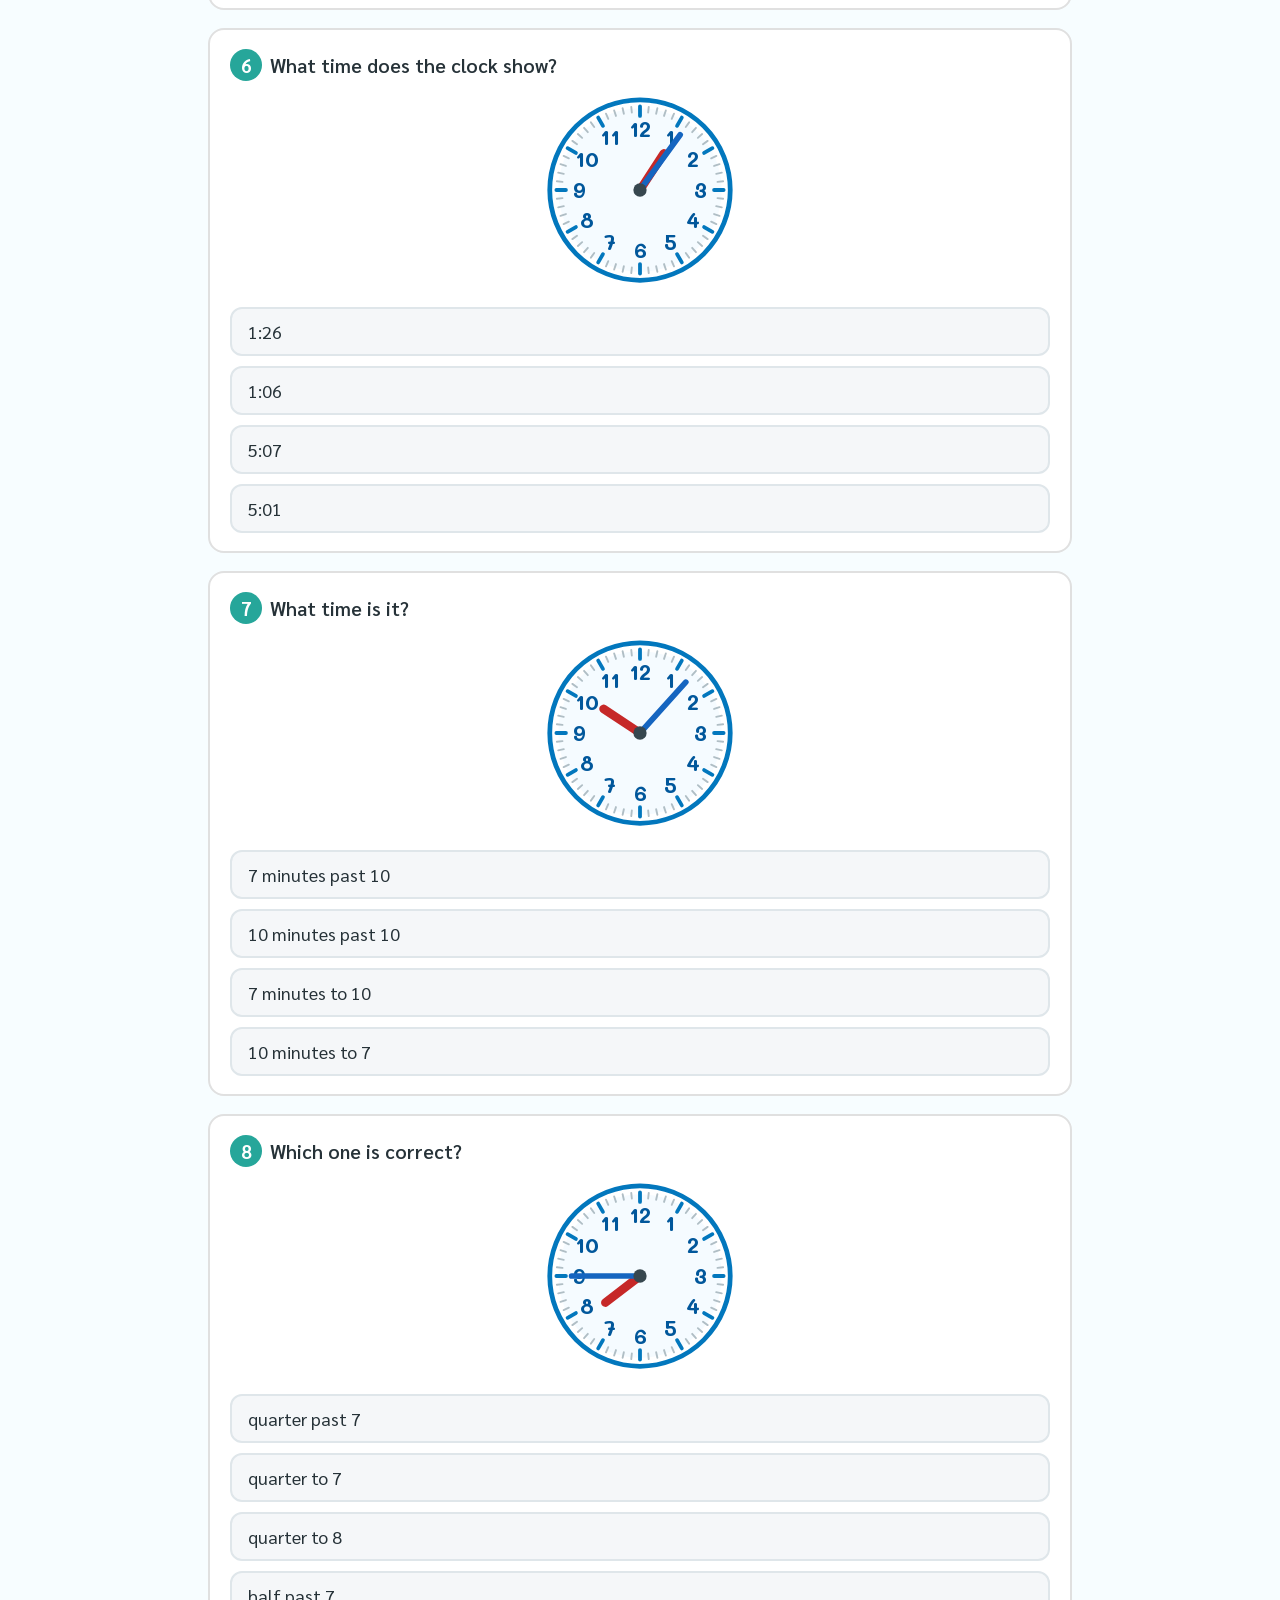
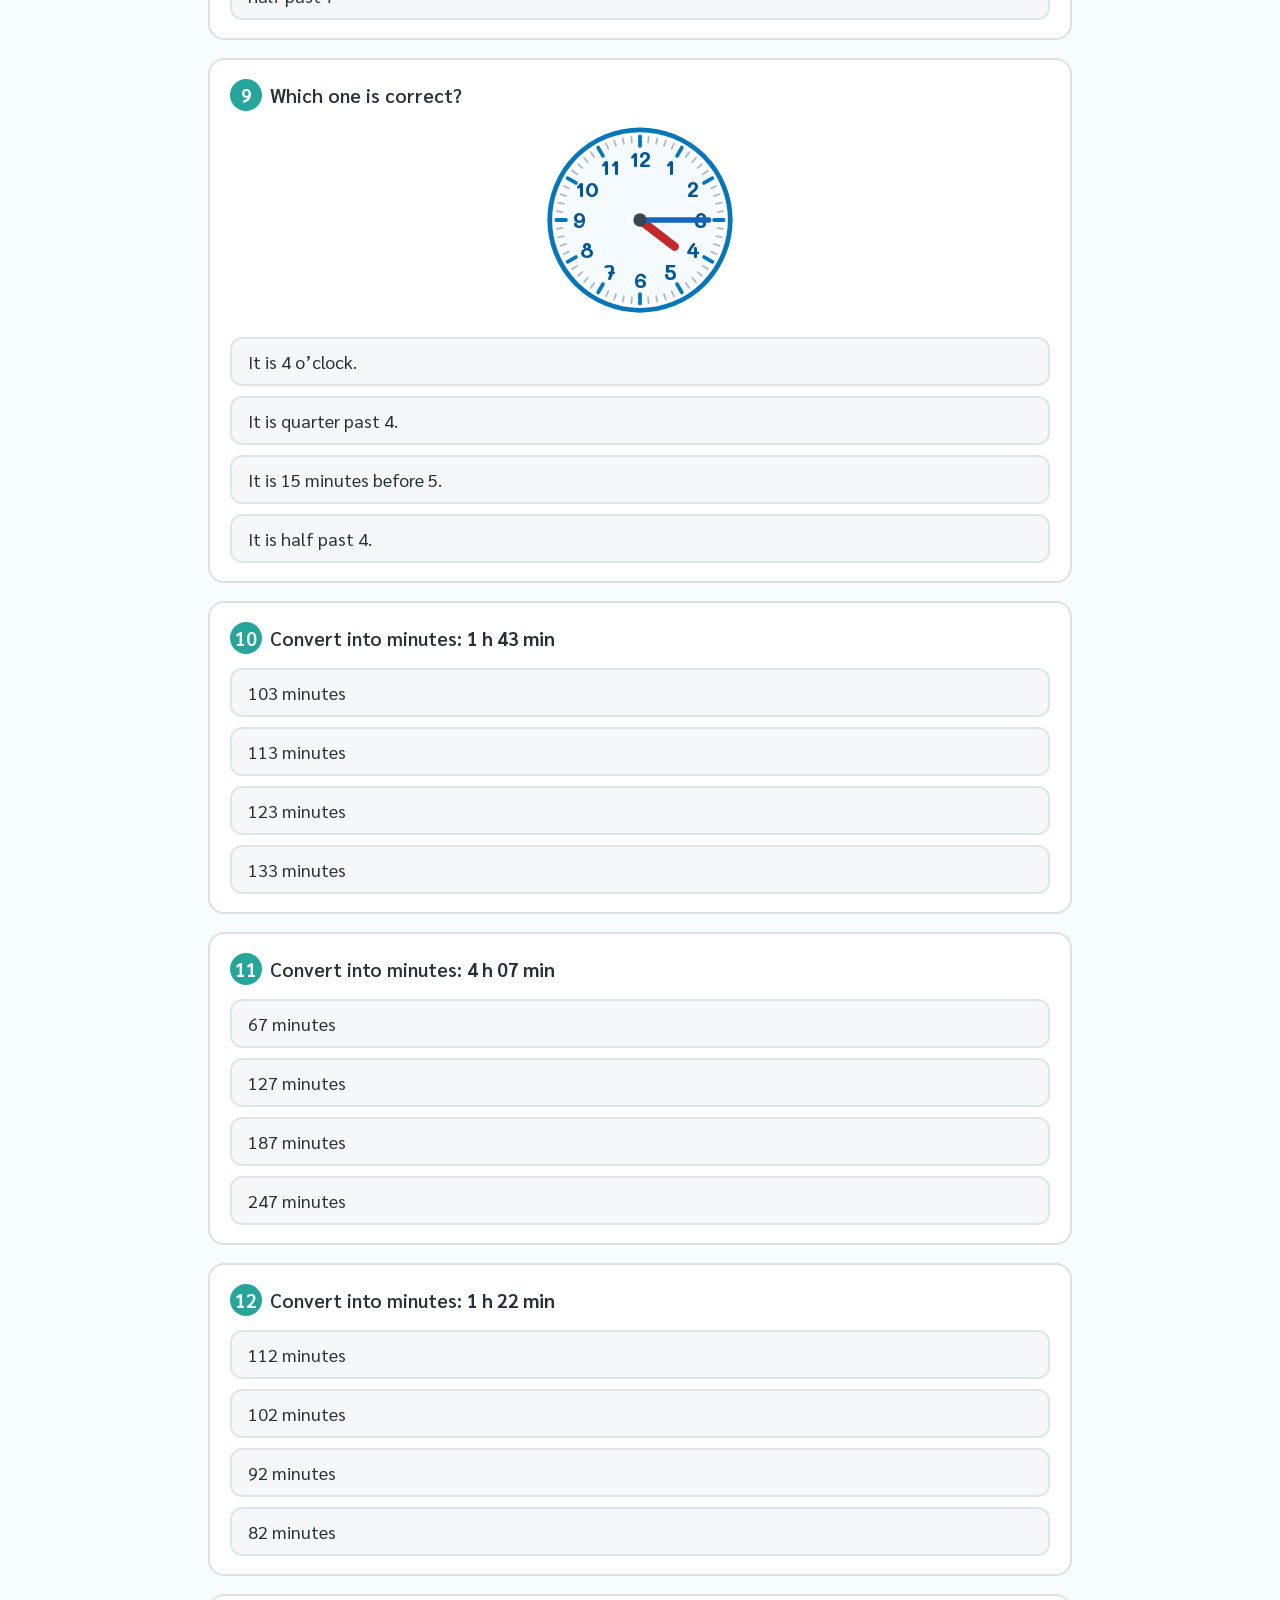
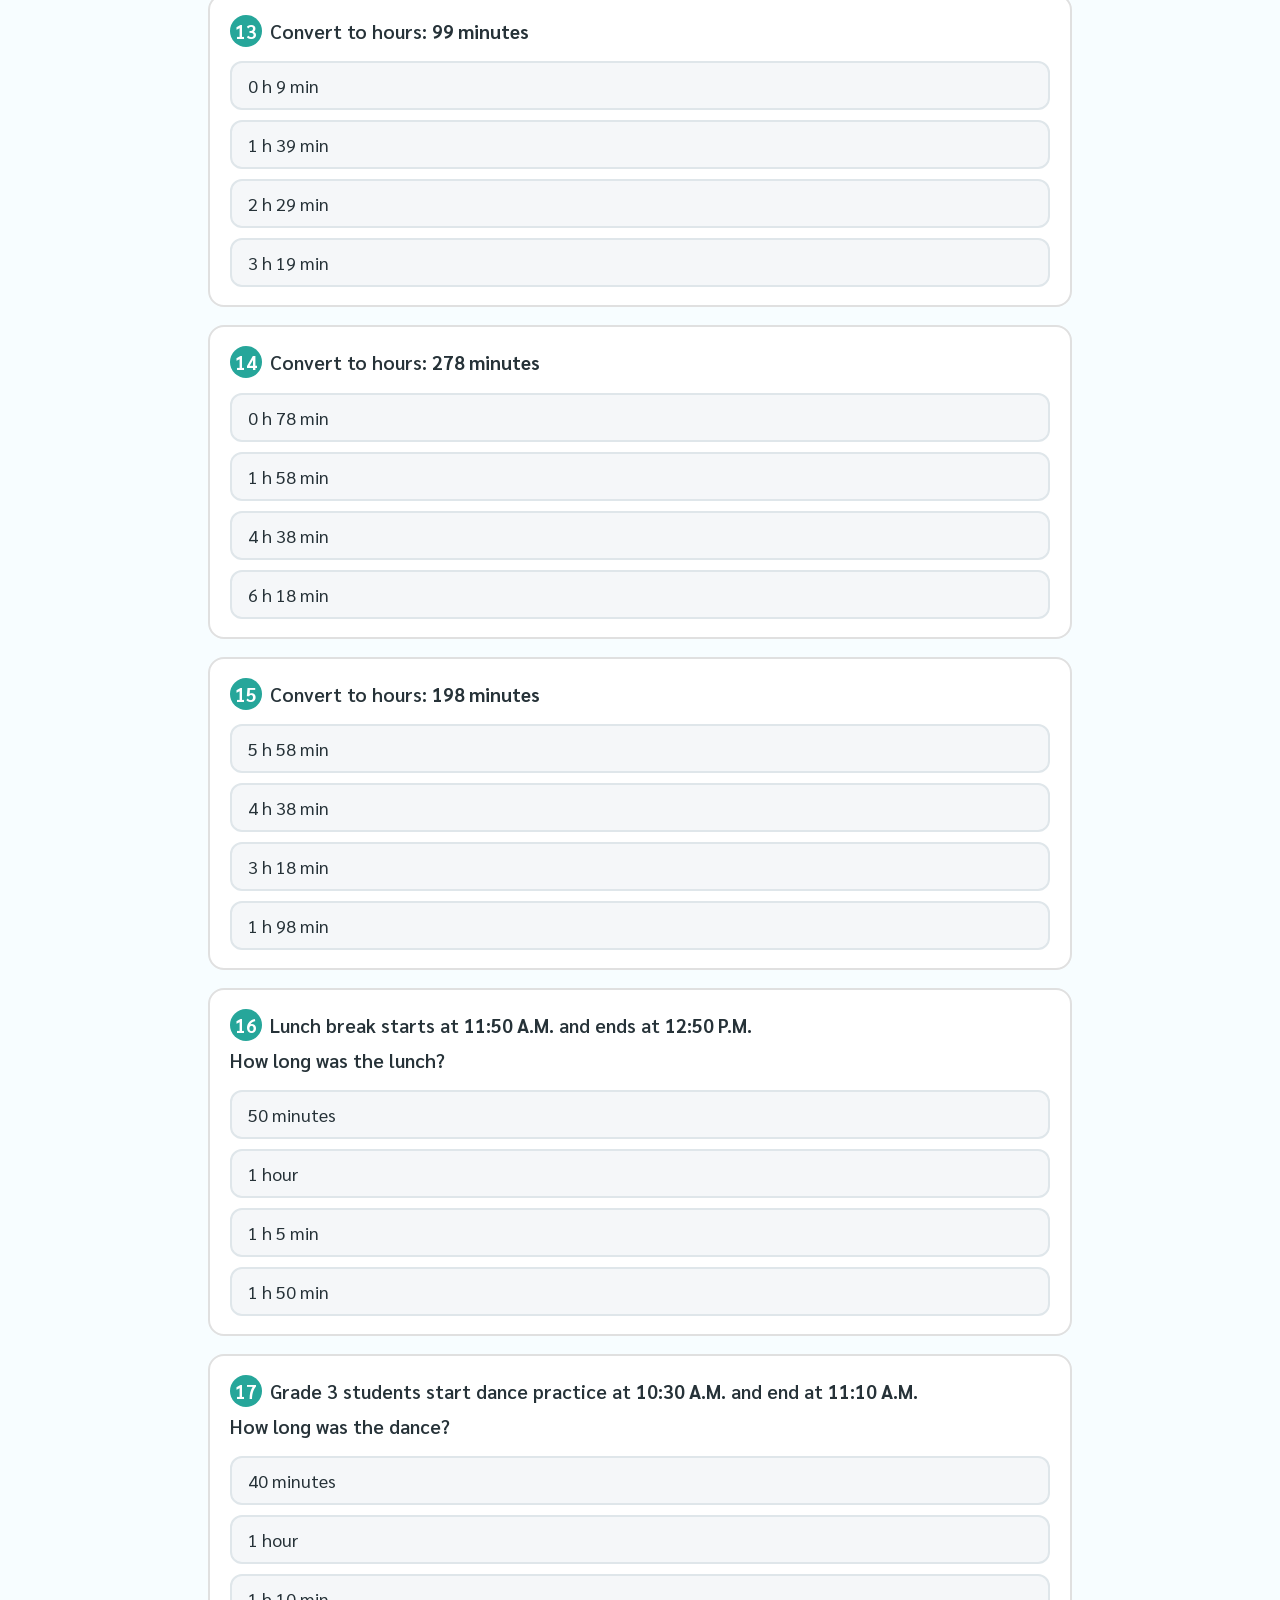
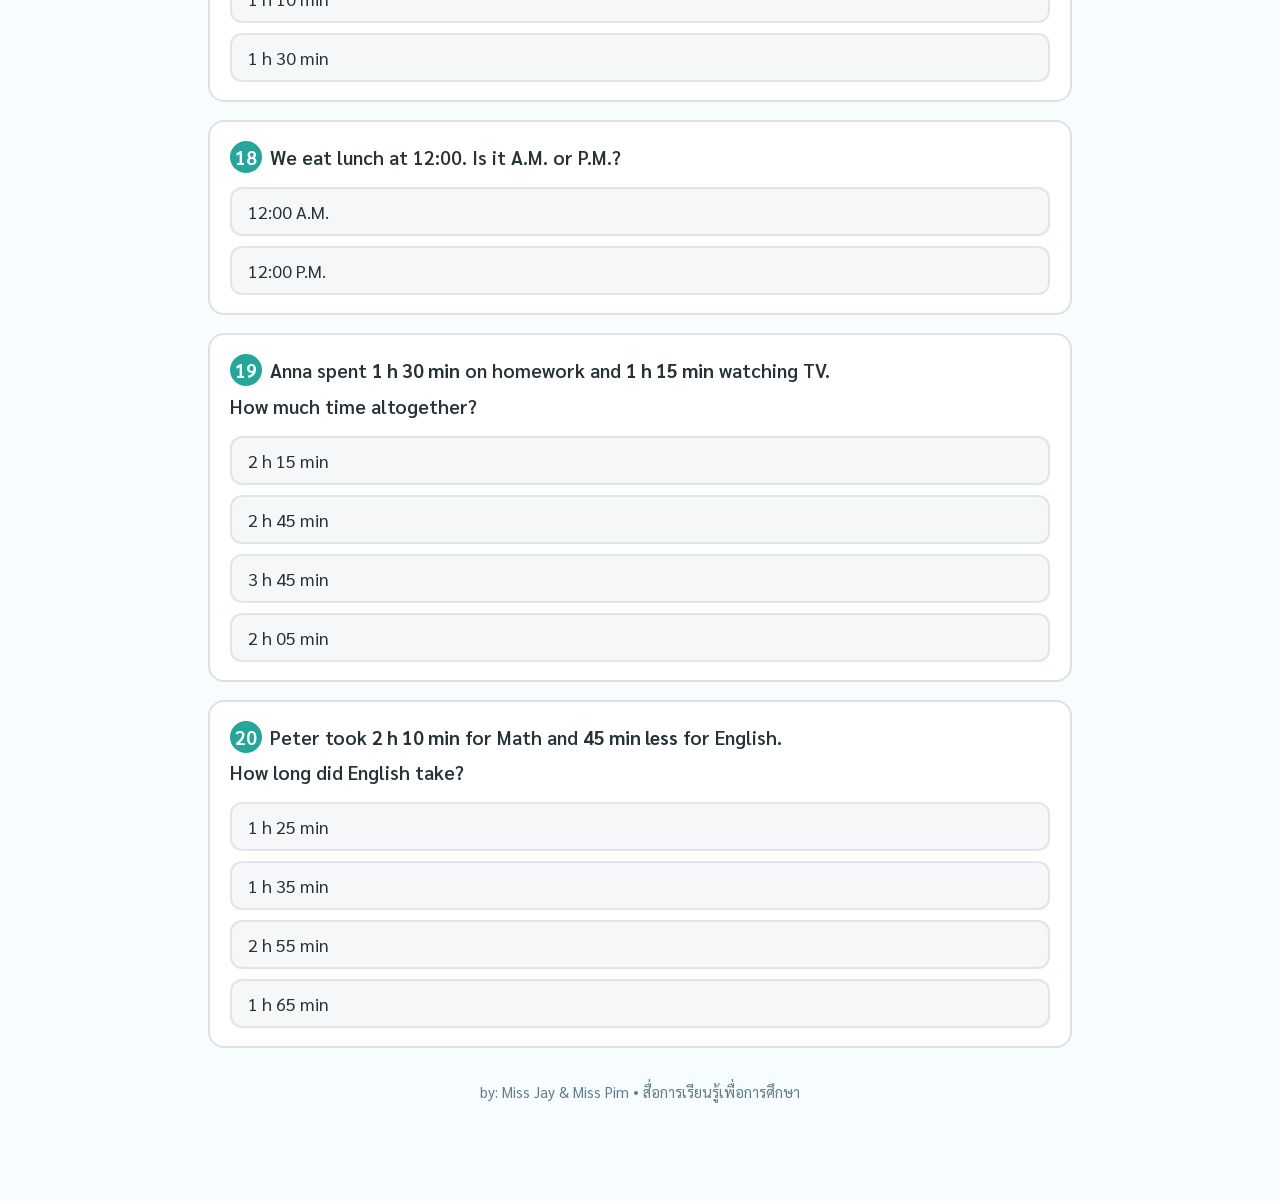
<file: unit7-quiz.html>
<!DOCTYPE html>
<html lang="th">
<head>
<meta charset="UTF-8">
<meta name="viewport" content="width=device-width, initial-scale=1">
<title>Final Test — Unit 7 Time</title>
<link rel="stylesheet" href="style.css">
<style>
  .pbar { height:14px; background:rgba(255,255,255,.35); border-radius:999px; overflow:hidden; margin-top:8px; }
  .pbar > i { display:block; height:100%; width:0; background:#ffd54f; transition:width .3s; }
  .result { display:none; text-align:center; padding:26px; }
  .result.show { display:block; }
  .result .big { font-size:52px; font-family:'Mali',sans-serif; }
</style>
</head>
<body class="math">

<header class="site-head">
  <span class="unit">Unit 7 • Time</span>
  <h1>🏆 Final Test — Unit 7</h1>
  <p>20 questions • กดเลือกคำตอบแล้วรู้เฉลยทันที</p>
  <div class="pbar"><i id="pb"></i></div>
</header>

<div class="wrap">
  <nav class="crumb">
    <a href="index.html">🏠 Math Home</a>
    <a href="unit7-practice.html">✏️ Practice</a>
    <a href="unit7-lesson1.html">📖 Lessons</a>
  </nav>

  <div class="card">
    <h2>📋 อ่านก่อนเริ่ม</h2>
    <p>
      ข้อสอบชุดนี้รวมทุกเรื่องใน Unit 7 — อ่านนาฬิกา · past/to · แปลงเวลา · ช่วงเวลา · บวกลบเวลา
      <span class="th">ทำได้ทีละข้อ กดตอบแล้วจะเห็นเฉลยพร้อมวิธีคิดทันที ทำเสร็จแล้วเลื่อนลงดูคะแนนรวม</span>
    </p>
  </div>

  <div id="quiz"></div>

  <div class="card result" id="res">
    <div class="big" id="rbig"></div>
    <h2 id="rtitle"></h2>
    <p id="rmsg" style="font-size:19px"></p>
    <p><button class="btn" onclick="location.reload()">🔁 ทำใหม่อีกรอบ</button></p>
  </div>

  <p class="foot">by: Miss Jay &amp; Miss Pim • สื่อการเรียนรู้เพื่อการศึกษา</p>
</div>

<script src="clock.js"></script>
<script>
/* clock: [h, m] → แสดงหน้าปัดในข้อนั้น */
var Q = [
  { c: [1, 0], q: 'What time is it?', o: ['1:00', '4:00', '10:00', '12:00'], a: 0,
    why: 'เข็มสั้นชี้ 1 · เข็มยาวชี้ 12 = <b>1:00</b> (one o’clock)' },
  { c: [12, 30], q: 'What time is it?', o: ['half past 11', 'half past 12', 'half past 1', 'half past 2'], a: 1,
    why: 'เข็มยาวชี้ 6 = ครึ่งชั่วโมง · เข็มสั้นผ่านเลข 12 มาแล้ว = <b>half past 12</b>' },
  { c: [3, 40], q: 'What time is it?', o: ['3:08', '3:40', '8:03', '8:15'], a: 1,
    why: 'เข็มสั้นอยู่ระหว่าง 3 กับ 4 → ชั่วโมงคือ <b>3</b> · เข็มยาวชี้ 8 → 8 × 5 = <b>40</b> นาที' },
  { c: [9, 45], q: 'What time is it?', o: ['9:00', '9:09', '9:45', '9:50'], a: 2,
    why: 'เข็มยาวชี้เลข 9 → 9 × 5 = <b>45</b> นาที (ไม่ใช่ 9 นาที!)' },
  { c: [11, 10], q: 'What time is it?', o: ['11:02', '11:10', '2:11', '2:51'], a: 1,
    why: 'เข็มสั้นชี้ 11 = ชั่วโมง · เข็มยาวชี้ 2 → 2 × 5 = <b>10</b> นาที' },
  { c: [1, 6], q: 'What time does the clock show?', o: ['1:26', '1:06', '5:07', '5:01'], a: 1,
    why: 'เข็มยาวเลย 12 มา 6 ขีดเล็ก = <b>6 นาที</b> → 1:06 อ่านว่า one o’six' },
  { c: [10, 7], q: 'What time is it?',
    o: ['7 minutes past 10', '10 minutes past 10', '7 minutes to 10', '10 minutes to 7'], a: 0,
    why: 'ชั่วโมง 10 ผ่านมาแล้ว 7 นาที = <b>7 minutes past 10</b>' },
  { c: [7, 45], q: 'Which one is correct?',
    o: ['quarter past 7', 'quarter to 7', 'quarter to 8', 'half past 7'], a: 2,
    why: '60 − 45 = 15 นาที และต้องเปลี่ยนเป็น<b>ชั่วโมงถัดไป</b> → <b>quarter to 8</b>' },
  { c: [4, 15], q: 'Which one is correct?',
    o: ['It is 4 o’clock.', 'It is quarter past 4.', 'It is 15 minutes before 5.', 'It is half past 4.'], a: 1,
    why: 'เข็มยาวชี้ 3 = 15 นาที ผ่าน 4 มาแล้ว = <b>quarter past 4</b>' },

  { q: 'Convert into minutes: <b>1 h 43 min</b>', o: ['103 minutes', '113 minutes', '123 minutes', '133 minutes'], a: 0,
    why: '1 × 60 = 60 แล้ว 60 + 43 = <b>103 minutes</b>' },
  { q: 'Convert into minutes: <b>4 h 07 min</b>', o: ['67 minutes', '127 minutes', '187 minutes', '247 minutes'], a: 3,
    why: '4 × 60 = 240 แล้ว 240 + 7 = <b>247 minutes</b>' },
  { q: 'Convert into minutes: <b>1 h 22 min</b>', o: ['112 minutes', '102 minutes', '92 minutes', '82 minutes'], a: 3,
    why: '60 + 22 = <b>82 minutes</b>' },
  { q: 'Convert to hours: <b>99 minutes</b>', o: ['0 h 9 min', '1 h 39 min', '2 h 29 min', '3 h 19 min'], a: 1,
    why: '99 = 60 + 39 → <b>1 h 39 min</b>' },
  { q: 'Convert to hours: <b>278 minutes</b>', o: ['0 h 78 min', '1 h 58 min', '4 h 38 min', '6 h 18 min'], a: 2,
    why: '278 = 240 + 38 → <b>4 h 38 min</b> (240 = 4 ชั่วโมง)' },
  { q: 'Convert to hours: <b>198 minutes</b>', o: ['5 h 58 min', '4 h 38 min', '3 h 18 min', '1 h 98 min'], a: 2,
    why: '198 = 180 + 18 → <b>3 h 18 min</b> · ข้อ “1 h 98 min” ผิดเพราะนาทีต้องน้อยกว่า 60' },

  { q: 'Lunch break starts at <b>11:50 A.M.</b> and ends at <b>12:50 P.M.</b><br>How long was the lunch?',
    o: ['50 minutes', '1 hour', '1 h 5 min', '1 h 50 min'], a: 1,
    why: 'นาทีเท่ากันทั้งคู่ (50) → เอาชั่วโมงลบกัน 12 − 11 = <b>1 hour</b>' },
  { q: 'Grade 3 students start dance practice at <b>10:30 A.M.</b> and end at <b>11:10 A.M.</b><br>How long was the dance?',
    o: ['40 minutes', '1 hour', '1 h 10 min', '1 h 30 min'], a: 0,
    why: '10:30 → 11:00 คือ 30 นาที แล้ว 11:00 → 11:10 อีก 10 นาที รวม <b>40 minutes</b>' },
  { q: 'We eat lunch at 12:00. Is it A.M. or P.M.?', o: ['12:00 A.M.', '12:00 P.M.'], a: 1,
    why: 'เที่ยงวันเป็นจุดเริ่มของ <b>P.M.</b> ส่วน 12:00 A.M. คือเที่ยงคืน' },
  { q: 'Anna spent <b>1 h 30 min</b> on homework and <b>1 h 15 min</b> watching TV.<br>How much time altogether?',
    o: ['2 h 15 min', '2 h 45 min', '3 h 45 min', '2 h 05 min'], a: 1,
    why: 'ชั่วโมง 1 + 1 = 2 · นาที 30 + 15 = 45 → <b>2 h 45 min</b>' },
  { q: 'Peter took <b>2 h 10 min</b> for Math and <b>45 min less</b> for English.<br>How long did English take?',
    o: ['1 h 25 min', '1 h 35 min', '2 h 55 min', '1 h 65 min'], a: 0,
    why: 'ยืม 1 ชั่วโมง: 2 h 10 min = 1 h 70 min แล้ว 70 − 45 = 25 → <b>1 h 25 min</b>' }
];

var TOTAL = Q.length, score = 0, done = 0;

(function () {
  var root = document.getElementById('quiz');
  Q.forEach(function (it, i) {
    var d = document.createElement('div'); d.className = 'q';
    var cid = 'qc' + i;
    var h = '<div class="qtext"><span class="qnum">' + (i + 1) + '</span>' + it.q + '</div>';
    if (it.c) h += '<div style="text-align:center;margin:12px 0"><span id="' + cid + '"></span></div>';
    h += '<div class="opts">';
    it.o.forEach(function (t, j) { h += '<button class="opt" data-j="' + j + '">' + t + '</button>'; });
    h += '</div><div class="fb"></div>';
    d.innerHTML = h;
    root.appendChild(d);
    if (it.c) Clock.draw(cid, it.c[0], it.c[1], { size: 190 });

    var fb = d.querySelector('.fb');
    d.querySelectorAll('.opt').forEach(function (b) {
      b.addEventListener('click', function () {
        var ok = +b.dataset.j === it.a;
        d.querySelectorAll('.opt').forEach(function (x) {
          x.disabled = true;
          if (+x.dataset.j === it.a) x.classList.add('correct');
        });
        if (!ok) b.classList.add('wrong');
        fb.className = 'fb show ' + (ok ? 'ok' : 'no');
        fb.innerHTML = (ok ? '✅ ถูกต้อง! ' : '❌ คำตอบคือ <b>' + it.o[it.a] + '</b> — ') + it.why;
        if (ok) score++;
        done++;
        document.getElementById('pb').style.width = (done / TOTAL * 100) + '%';
        if (done === TOTAL) finish();
      });
    });
  });
})();

function finish() {
  var r = document.getElementById('res'), pc = Math.round(score / TOTAL * 100);
  r.classList.add('show');
  document.getElementById('rbig').textContent = score + ' / ' + TOTAL;
  document.getElementById('rtitle').textContent =
    pc === 100 ? '🏆 เต็ม! เก่งมากกกก' :
    pc >= 80 ? '🎉 ยอดเยี่ยม พร้อมสอบแล้ว' :
    pc >= 60 ? '💪 ดีแล้ว อีกนิดเดียว' : '📖 กลับไปทบทวนอีกรอบนะ';
  document.getElementById('rmsg').innerHTML =
    pc === 100 ? 'ตอบถูกทุกข้อเลย! ไปสอบได้อย่างมั่นใจ' :
    pc >= 80 ? 'เหลืออีกไม่กี่ข้อ ลองเลื่อนขึ้นไปอ่านเฉลยข้อที่ผิดอีกรอบ' :
    'ลองกลับไปอ่าน <a href="unit7-lesson1.html">Lesson 1–4</a> แล้วมาทำใหม่อีกรอบ ทำซ้ำ ๆ จะเก่งขึ้นแน่นอน';
  r.scrollIntoView({ behavior: 'smooth' });
}
</script>
</body>
</html>
</file>
<file: style.css>
/* ===== สื่อการเรียนรู้ ป.3 หน่วยที่ 4 แรงในชีวิตประจำวัน ===== */

@import url('https://fonts.googleapis.com/css2?family=Sarabun:wght@400;600;700&family=Mali:wght@500;700&display=swap');

:root {
  --green-900: #1b5e20;
  --green-700: #2e7d32;
  --green-500: #43a047;
  --green-100: #e8f5e9;
  --blue-700: #1565c0;
  --blue-500: #2196f3;
  --blue-100: #e3f2fd;
  --orange: #f57c00;
  --yellow: #fff9c4;
  --pink: #fce4ec;
  --purple: #7b1fa2;
  --red: #d32f2f;
  --ink: #263238;
  --muted: #607d8b;
  --card: #ffffff;
  --radius: 18px;
  --shadow: 0 6px 18px rgba(0, 0, 0, .09);
}

* { box-sizing: border-box; }

body {
  margin: 0;
  font-family: 'Sarabun', 'Noto Sans Thai', sans-serif;
  font-size: 19px;
  line-height: 1.85;
  color: var(--ink);
  background:
    radial-gradient(circle at 12% 8%, #e8f5e9 0, transparent 42%),
    radial-gradient(circle at 88% 12%, #e3f2fd 0, transparent 42%),
    radial-gradient(circle at 50% 100%, #fff8e1 0, transparent 45%),
    #fafdff;
  background-attachment: fixed;
}

.wrap {
  max-width: 900px;
  margin: 0 auto;
  padding: 24px 18px 80px;
}

/* ---------- Header ---------- */
.site-head {
  background: linear-gradient(135deg, var(--green-700), var(--green-500));
  color: #fff;
  padding: 26px 18px;
  text-align: center;
  box-shadow: var(--shadow);
}
.site-head .unit {
  display: inline-block;
  background: rgba(255, 255, 255, .22);
  border-radius: 999px;
  padding: 4px 16px;
  font-size: 15px;
  letter-spacing: .5px;
}
.site-head h1 {
  font-family: 'Mali', 'Sarabun', sans-serif;
  margin: 10px 0 4px;
  font-size: 30px;
  line-height: 1.5;
}
.site-head p { margin: 0; opacity: .93; font-size: 17px; }

/* ---------- Nav ---------- */
.crumb {
  display: flex;
  flex-wrap: wrap;
  gap: 8px;
  align-items: center;
  margin-bottom: 18px;
  font-size: 16px;
}
.crumb a {
  color: var(--green-700);
  text-decoration: none;
  background: #fff;
  border: 2px solid var(--green-100);
  border-radius: 999px;
  padding: 4px 14px;
  font-weight: 600;
}
.crumb a:hover { background: var(--green-100); }

/* ---------- Card ---------- */
.card {
  background: var(--card);
  border-radius: var(--radius);
  box-shadow: var(--shadow);
  padding: 24px 26px;
  margin-bottom: 22px;
  border: 1px solid #eef3f6;
}
.card h2 {
  font-family: 'Mali', 'Sarabun', sans-serif;
  color: var(--green-700);
  margin: 0 0 6px;
  font-size: 25px;
  display: flex;
  align-items: center;
  gap: 10px;
}
.card h3 {
  font-family: 'Mali', 'Sarabun', sans-serif;
  color: var(--blue-700);
  font-size: 21px;
  margin: 22px 0 8px;
}

/* ---------- Menu (index) ---------- */
.menu { display: grid; grid-template-columns: repeat(auto-fit, minmax(250px, 1fr)); gap: 18px; }
.menu a {
  display: block;
  background: #fff;
  border-radius: var(--radius);
  box-shadow: var(--shadow);
  padding: 22px;
  text-decoration: none;
  color: var(--ink);
  border-top: 7px solid var(--green-500);
  transition: transform .15s ease, box-shadow .15s ease;
}
.menu a:hover { transform: translateY(-5px); box-shadow: 0 12px 26px rgba(0, 0, 0, .14); }
.menu a .ico { font-size: 40px; display: block; }
.menu a b {
  font-family: 'Mali', 'Sarabun', sans-serif;
  display: block;
  font-size: 21px;
  color: var(--green-900);
  margin: 8px 0 4px;
}
.menu a span { color: var(--muted); font-size: 16px; }
.menu a.b2 { border-top-color: var(--blue-500); }
.menu a.b2 b { color: var(--blue-700); }
.menu a.b3 { border-top-color: var(--orange); }
.menu a.b3 b { color: var(--orange); }
.menu a.b4 { border-top-color: var(--purple); }
.menu a.b4 b { color: var(--purple); }

/* ---------- Grid of concept boxes ---------- */
.grid4 { display: grid; grid-template-columns: repeat(auto-fit, minmax(200px, 1fr)); gap: 16px; margin-top: 12px; }
.box {
  background: var(--green-100);
  border: 2px solid #c8e6c9;
  border-radius: 16px;
  padding: 16px;
  text-align: center;
}
.box .emo { font-size: 38px; }
.box b { display: block; color: var(--green-900); font-size: 18px; margin: 6px 0; font-family: 'Mali', sans-serif; }
.box p { margin: 0; font-size: 16px; line-height: 1.7; }
.box.blue { background: var(--blue-100); border-color: #bbdefb; }
.box.blue b { color: var(--blue-700); }
.box.yellow { background: var(--yellow); border-color: #fff59d; }
.box.yellow b { color: #ef6c00; }
.box.pink { background: var(--pink); border-color: #f8bbd0; }
.box.pink b { color: #ad1457; }

/* ---------- Two-column compare ---------- */
.two { display: grid; grid-template-columns: 1fr 1fr; gap: 18px; }
@media (max-width: 640px) { .two { grid-template-columns: 1fr; } }

/* ---------- Table ---------- */
table { width: 100%; border-collapse: collapse; margin: 14px 0; font-size: 17px; }
th, td { border: 2px solid #cfd8dc; padding: 10px 12px; text-align: left; vertical-align: top; }
th { background: #cfd8dc; color: #37474f; font-weight: 700; }
tbody tr:nth-child(even) td { background: #f7fafc; }

/* ---------- Callouts ---------- */
.note {
  background: var(--yellow);
  border-left: 8px solid var(--orange);
  border-radius: 12px;
  padding: 14px 18px;
  margin: 16px 0;
}
.note b { color: #e65100; }
.tip {
  background: var(--blue-100);
  border-left: 8px solid var(--blue-500);
  border-radius: 12px;
  padding: 14px 18px;
  margin: 16px 0;
}
.tip b { color: var(--blue-700); }

/* ---------- Quiz ---------- */
.q { border: 2px solid #e0e0e0; border-radius: 16px; padding: 18px 20px; margin-bottom: 18px; background: #fff; }
.q .qnum {
  display: inline-block;
  background: var(--green-500);
  color: #fff;
  border-radius: 999px;
  width: 32px;
  height: 32px;
  line-height: 32px;
  text-align: center;
  font-weight: 700;
  margin-right: 8px;
}
.q .qtext { font-weight: 600; font-size: 19px; }
.opts { margin-top: 12px; display: grid; gap: 10px; }
.opt {
  display: block;
  width: 100%;
  text-align: left;
  font-family: inherit;
  font-size: 18px;
  background: #f5f7f9;
  border: 2px solid #dfe6ea;
  border-radius: 12px;
  padding: 11px 16px;
  cursor: pointer;
  transition: .12s;
  color: var(--ink);
}
.opt:hover:not(:disabled) { background: var(--green-100); border-color: var(--green-500); }
.opt:disabled { cursor: default; }
.opt.correct { background: #c8e6c9; border-color: var(--green-700); font-weight: 700; }
.opt.wrong { background: #ffcdd2; border-color: var(--red); }
.fb { margin-top: 12px; padding: 12px 16px; border-radius: 12px; display: none; font-size: 17px; }
.fb.show { display: block; }
.fb.ok { background: #e8f5e9; border-left: 6px solid var(--green-700); }
.fb.no { background: #ffebee; border-left: 6px solid var(--red); }

/* ---------- Fill in the blank ---------- */
.fill input[type=text] {
  font-family: inherit;
  font-size: 18px;
  padding: 8px 12px;
  border: 2px solid #dfe6ea;
  border-radius: 10px;
  width: 100%;
  max-width: 420px;
}
.btn {
  font-family: 'Mali', 'Sarabun', sans-serif;
  font-size: 17px;
  background: var(--green-700);
  color: #fff;
  border: 0;
  border-radius: 999px;
  padding: 9px 24px;
  cursor: pointer;
  margin-top: 10px;
}
.btn:hover { background: var(--green-900); }
.btn.ghost { background: #fff; color: var(--green-700); border: 2px solid var(--green-700); }

/* ---------- Score ---------- */
.score {
  position: sticky;
  top: 0;
  z-index: 5;
  background: var(--green-700);
  color: #fff;
  border-radius: 0 0 16px 16px;
  padding: 12px 20px;
  font-family: 'Mali', sans-serif;
  font-size: 20px;
  text-align: center;
  box-shadow: var(--shadow);
  margin-bottom: 20px;
}

/* ---------- Worksheet lines ---------- */
.write-line {
  border-bottom: 2px dotted #90a4ae;
  min-height: 34px;
  margin: 8px 0;
}
.answer {
  display: none;
  background: #e8f5e9;
  border-left: 6px solid var(--green-700);
  border-radius: 10px;
  padding: 10px 16px;
  margin-top: 8px;
  color: var(--green-900);
  font-weight: 600;
}
.answer.show { display: block; }

/* ---------- Footer ---------- */
.foot { text-align: center; color: var(--muted); font-size: 15px; margin-top: 30px; }

/* ---------- Pink theme (Social Studies) ---------- */
body.pink {
  background:
    radial-gradient(circle at 12% 8%, #fce4ec 0, transparent 42%),
    radial-gradient(circle at 88% 12%, #f8bbd0 0, transparent 40%),
    radial-gradient(circle at 50% 100%, #fff3e0 0, transparent 45%),
    #fffafc;
  background-attachment: fixed;
}
body.pink .site-head { background: linear-gradient(135deg, #ec407a, #f06292); }
body.pink .card h2 { color: #c2185b; }
body.pink .card h3 { color: #1a3a7a; }
body.pink .crumb a { color: #c2185b; border-color: #fce4ec; }
body.pink .crumb a:hover { background: #fce4ec; }
body.pink .btn { background: #c2185b; }
body.pink .btn:hover { background: #880e4f; }
body.pink .btn.ghost { background: #fff; color: #c2185b; border-color: #c2185b; }
body.pink .score { background: #c2185b; }
body.pink .q .qnum { background: #ec407a; }
body.pink .opt:hover:not(:disabled) { background: #fce4ec; border-color: #ec407a; }
body.pink .menu a { border-top-color: #ec407a; }
body.pink .menu a b { color: #c2185b; }
body.pink .box { background: #fce4ec; border-color: #f8bbd0; }
body.pink .box b { color: #c2185b; }
body.pink .answer { background: #fce4ec; border-left-color: #c2185b; color: #880e4f; }

/* Country cards */
.countries { display: grid; grid-template-columns: repeat(auto-fit, minmax(230px, 1fr)); gap: 16px; margin-top: 14px; }
.country {
  background: #fff;
  border: 2px solid #f3e5f5;
  border-radius: 16px;
  padding: 16px;
  text-align: center;
  box-shadow: 0 4px 12px rgba(0,0,0,.06);
}
.country .flag { font-size: 46px; line-height: 1.2; }
.country .name {
  font-family: 'Mali', sans-serif;
  font-size: 20px;
  color: #c2185b;
  margin: 4px 0 10px;
  font-weight: 700;
}
.country dl { margin: 0; font-size: 16px; text-align: left; }
.country dt { color: #78909c; font-size: 14px; margin-top: 6px; }
.country dd { margin: 0; font-weight: 700; color: #263238; }
.th { color: #78909c; font-size: 15px; font-weight: 400; }

/* Match exercise */
.match { display: grid; grid-template-columns: 1fr; gap: 10px; }
.match .row { display: flex; align-items: center; gap: 10px; flex-wrap: wrap;
  background: #fafafa; border: 2px solid #eee; border-radius: 12px; padding: 10px 14px; }
.match .row b { min-width: 30px; }
.match select {
  font-family: inherit; font-size: 17px; padding: 7px 10px;
  border: 2px solid #dfe6ea; border-radius: 10px; background: #fff; flex: 1; min-width: 170px;
}
.match .row.right { background: #c8e6c9; border-color: #2e7d32; }
.match .row.miss { background: #ffcdd2; border-color: #d32f2f; }

/* ---------- Print ---------- */
@media print {
  body { background: #fff; }
  .crumb, .btn, .score { display: none; }
  .card { box-shadow: none; break-inside: avoid; }
}

/* ===================== MATH THEME (blue/green farm) ===================== */
body.math {
  background:
    radial-gradient(circle at 10% 6%, #e1f5fe 0, transparent 42%),
    radial-gradient(circle at 90% 10%, #e8f5e9 0, transparent 40%),
    radial-gradient(circle at 50% 100%, #fff8e1 0, transparent 45%),
    #f7fdff;
  background-attachment: fixed;
}
body.math .site-head { background: linear-gradient(135deg, #0277bd, #26a69a); }
body.math .card h2 { color: #01579b; }
body.math .card h3 { color: #2e7d32; }
body.math .crumb a { color: #0277bd; border-color: #e1f5fe; }
body.math .crumb a:hover { background: #e1f5fe; }
body.math .btn { background: #0277bd; }
body.math .btn:hover { background: #01579b; }
body.math .btn.ghost { background: #fff; color: #0277bd; border-color: #0277bd; }
body.math .score { background: #0277bd; }
body.math .q .qnum { background: #26a69a; }
body.math .menu a { border-top-color: #0277bd; }
body.math .menu a b { color: #01579b; }

/* ---- times table cards ---- */
.tt { display: grid; grid-template-columns: repeat(auto-fit, minmax(180px, 1fr)); gap: 14px; }
.tt .col { background: #fff3e0; border: 2px solid #ffcc80; border-radius: 14px; padding: 12px 14px; }
.tt .col h4 {
  margin: 0 0 8px; font-family: 'Mali', sans-serif; font-size: 20px;
  color: #e65100; text-align: center;
}
.tt .row2 {
  background: #ffe0b2; border-radius: 9px; padding: 6px 10px; margin: 5px 0;
  font-size: 19px; font-weight: 700; text-align: center; letter-spacing: .5px;
}

/* ---- skip count chain ---- */
.chain { display: flex; flex-wrap: wrap; gap: 8px; align-items: center; margin: 10px 0; }
.chain .n {
  min-width: 56px; text-align: center; background: #fff; border: 2px solid #ffb74d;
  border-radius: 10px; padding: 8px 6px; font-weight: 700; font-size: 18px;
}
.chain .arrow { color: #e53935; font-weight: 700; }

/* ---- column (vertical) sums ---- */
.sums { display: grid; grid-template-columns: repeat(auto-fit, minmax(140px, 1fr)); gap: 16px; margin-top: 14px; }
.sum {
  background: #fff; border: 2px solid #e0e0e0; border-radius: 14px;
  padding: 14px 10px; text-align: right; font-family: 'Courier New', monospace;
}
.sum .lbl {
  text-align: left; font-family: 'Sarabun', sans-serif; font-size: 14px;
  color: #78909c; margin-bottom: 6px;
}
.sum .a, .sum .b { font-size: 27px; font-weight: 700; letter-spacing: 4px; }
.sum .b::before { content: '×'; float: left; font-size: 24px; }
.sum hr { border: 0; border-top: 3px solid #37474f; margin: 6px 0; }
.sum input {
  font-family: 'Courier New', monospace; font-size: 24px; font-weight: 700;
  width: 100%; text-align: right; letter-spacing: 3px;
  border: 2px solid #dfe6ea; border-radius: 9px; padding: 5px 8px;
}
.sum input.right { background: #c8e6c9; border-color: #2e7d32; }
.sum input.miss  { background: #ffcdd2; border-color: #d32f2f; }
.sum .key { font-family: 'Sarabun', sans-serif; font-size: 15px; color: #c62828; font-weight: 700; display: none; }
.sum .key.show { display: block; }

/* ---- inline fill rows ---- */
.fills { display: grid; grid-template-columns: repeat(auto-fit, minmax(230px, 1fr)); gap: 10px; margin-top: 12px; }
.fill1 {
  display: flex; align-items: center; gap: 8px; flex-wrap: wrap;
  background: #fafafa; border: 2px solid #eceff1; border-radius: 12px;
  padding: 10px 14px; font-size: 19px; font-weight: 600;
}
.fill1 input {
  font-family: inherit; font-size: 19px; font-weight: 700; width: 84px; text-align: center;
  border: 2px solid #dfe6ea; border-radius: 9px; padding: 5px;
}
.fill1 input.right { background: #c8e6c9; border-color: #2e7d32; }
.fill1 input.miss  { background: #ffcdd2; border-color: #d32f2f; }
.fill1 .tag { font-size: 14px; color: #78909c; min-width: 22px; }

/* ---- word problem ---- */
.wp { background: #fff; border: 2px solid #e0e0e0; border-left: 8px solid #26a69a; border-radius: 14px; padding: 16px 20px; margin-bottom: 16px; }
.wp .story { font-size: 19px; line-height: 1.9; }
.wp .story b { color: #00695c; }
.bar { display: flex; gap: 3px; margin: 10px 0; flex-wrap: wrap; }
.bar span {
  background: #c8e6c9; border: 2px solid #66bb6a; border-radius: 6px;
  min-width: 46px; text-align: center; padding: 7px 4px; font-weight: 700; font-size: 16px;
}
.bar span.one { background: #fff59d; border-color: #fbc02d; }

/* ---- stat strip ---- */
.strip {
  display: flex; gap: 14px; flex-wrap: wrap; justify-content: center;
  background: #e1f5fe; border-radius: 14px; padding: 14px; margin: 14px 0;
}
.strip div { text-align: center; min-width: 96px; }
.strip b { display: block; font-size: 27px; color: #01579b; font-family: 'Mali', sans-serif; }
.strip span { font-size: 14px; color: #546e7a; }

/* ---- full multiplication grid ---- */
.grid-table { overflow-x: auto; }
.grid-table table { font-size: 16px; min-width: 560px; }
.grid-table th, .grid-table td { text-align: center; padding: 7px 4px; }
.grid-table thead th, .grid-table tbody th { background: #b3e5fc; color: #01579b; }
.grid-table td.hl { background: #fff9c4; font-weight: 700; }

/* ================= UNIT 6 — Lines & Unit 7 — Time ================= */

/* ---- geometry figure cards ---- */
.figs { display: grid; grid-template-columns: repeat(auto-fit, minmax(190px, 1fr)); gap: 16px; margin-top: 14px; }
.fig {
  background: #fff; border: 2px solid #e0e0e0; border-radius: 16px;
  padding: 12px; text-align: center;
}
.fig svg { display: block; margin: 0 auto; max-width: 100%; height: auto; }
.fig .cap { font-family: 'Mali', sans-serif; font-size: 18px; color: #01579b; margin-top: 6px; }
.fig .cap small { display: block; font-family: 'Sarabun', sans-serif; font-size: 15px; color: #78909c; font-weight: 400; }
.fig .num {
  display: inline-block; background: #26a69a; color: #fff; font-weight: 700;
  border-radius: 999px; width: 30px; height: 30px; line-height: 30px; margin-bottom: 6px;
}
.fig.right { border-color: #2e7d32; background: #e8f5e9; }
.fig.miss  { border-color: #d32f2f; background: #ffebee; }
.fig .yn { display: flex; gap: 8px; justify-content: center; margin-top: 8px; }
.fig .yn button {
  font-family: inherit; font-size: 22px; line-height: 1; cursor: pointer;
  border: 2px solid #cfd8dc; background: #fff; border-radius: 12px; padding: 8px 16px;
}
.fig .yn button:hover:not(:disabled) { background: #e1f5fe; border-color: #0277bd; }
.fig .yn button:disabled { cursor: default; opacity: .45; }
.fig .yn button.picked { opacity: 1; border-width: 3px; }
.fig .yn button.picked.ok { background: #c8e6c9; border-color: #2e7d32; }
.fig .yn button.picked.no { background: #ffcdd2; border-color: #d32f2f; }
.fig .say { font-size: 15px; color: #37474f; margin-top: 7px; min-height: 20px; }

/* ---- clocks ---- */
.clocks { display: grid; grid-template-columns: repeat(auto-fit, minmax(200px, 1fr)); gap: 18px; margin-top: 14px; }
.clockbox { background: #fff; border: 2px solid #e0e0e0; border-radius: 18px; padding: 14px; text-align: center; }
.clockbox.right { border-color: #2e7d32; background: #e8f5e9; }
.clockbox.miss  { border-color: #d32f2f; background: #ffebee; }
.clockbox svg { display: block; margin: 0 auto; }
.clockbox .digi {
  font-family: 'Mali', sans-serif; font-size: 30px; color: #01579b;
  background: #e1f5fe; border-radius: 12px; padding: 4px 0; margin-top: 8px; letter-spacing: 2px;
}
.clockbox .words { font-size: 17px; color: #37474f; margin-top: 6px; }
.clockbox input {
  font-family: inherit; font-size: 22px; font-weight: 700; text-align: center;
  width: 130px; padding: 8px; border: 2px solid #dfe6ea; border-radius: 10px; margin-top: 10px;
}
.clockbox input.right { background: #c8e6c9; border-color: #2e7d32; }
.clockbox input.miss  { background: #ffcdd2; border-color: #d32f2f; }
.clockbox .key { font-size: 16px; color: #c62828; font-weight: 700; display: none; margin-top: 6px; }
.clockbox .key.show { display: block; }

/* ---- time line (duration) ---- */
.tline {
  display: flex; align-items: center; gap: 0; flex-wrap: wrap;
  background: #fff8e1; border: 2px solid #ffe082; border-radius: 14px;
  padding: 16px 14px; margin: 14px 0;
}
.tline .pt { text-align: center; min-width: 108px; }
.tline .pt b { display: block; font-family: 'Mali', sans-serif; font-size: 23px; color: #01579b; }
.tline .pt span { font-size: 14px; color: #78909c; }
.tline .seg { flex: 1; min-width: 90px; text-align: center; position: relative; }
.tline .seg .lab {
  background: #26a69a; color: #fff; border-radius: 999px; padding: 3px 14px;
  font-size: 16px; font-weight: 700; display: inline-block;
}
.tline .seg .rail { height: 5px; background: #26a69a; border-radius: 3px; margin-top: 6px; }

/* ---- vertical sum for time add/subtract ---- */
.tsum { display: inline-block; background: #fff; border: 2px solid #b0bec5; border-radius: 12px; padding: 12px 18px; margin: 8px 12px 8px 0; }
.tsum table { margin: 0; width: auto; font-size: 21px; }
.tsum td { border: 0; padding: 2px 6px; text-align: right; font-weight: 700; color: #263238; }
.tsum td.op { color: #c62828; }
.tsum tr.line td { border-top: 3px solid #37474f; }
.tsum td.u { font-size: 15px; color: #78909c; font-weight: 400; }

/* ---- ampm cards ---- */
.ampm { display: grid; grid-template-columns: repeat(auto-fit, minmax(230px, 1fr)); gap: 14px; margin-top: 14px; }
.ampm .c { border-radius: 16px; padding: 14px; border: 2px solid; text-align: center; }
.ampm .c.am { background: #fffde7; border-color: #ffe082; }
.ampm .c.pm { background: #e8eaf6; border-color: #9fa8da; }
.ampm .c .emo { font-size: 34px; }
.ampm .c b { display: block; font-family: 'Mali', sans-serif; font-size: 21px; margin: 4px 0; color: #01579b; }
.ampm .c .t24 { font-size: 17px; color: #546e7a; }

/* ---- reveal card ---- */
.dcard {
  background: #fff; border: 2px dashed #90a4ae; border-radius: 14px;
  padding: 14px; text-align: center; cursor: pointer; user-select: none;
}
.dcard:hover { border-color: #0277bd; background: #e1f5fe; }
.dcard .front { font-family: 'Mali', sans-serif; font-size: 20px; color: #01579b; }
.dcard .back { display: none; margin-top: 8px; font-size: 19px; font-weight: 700; color: #2e7d32; }
.dcard.open { border-style: solid; border-color: #2e7d32; background: #e8f5e9; }
.dcard.open .back { display: block; }
.dcards { display: grid; grid-template-columns: repeat(auto-fit, minmax(190px, 1fr)); gap: 12px; margin-top: 12px; }
</file>
